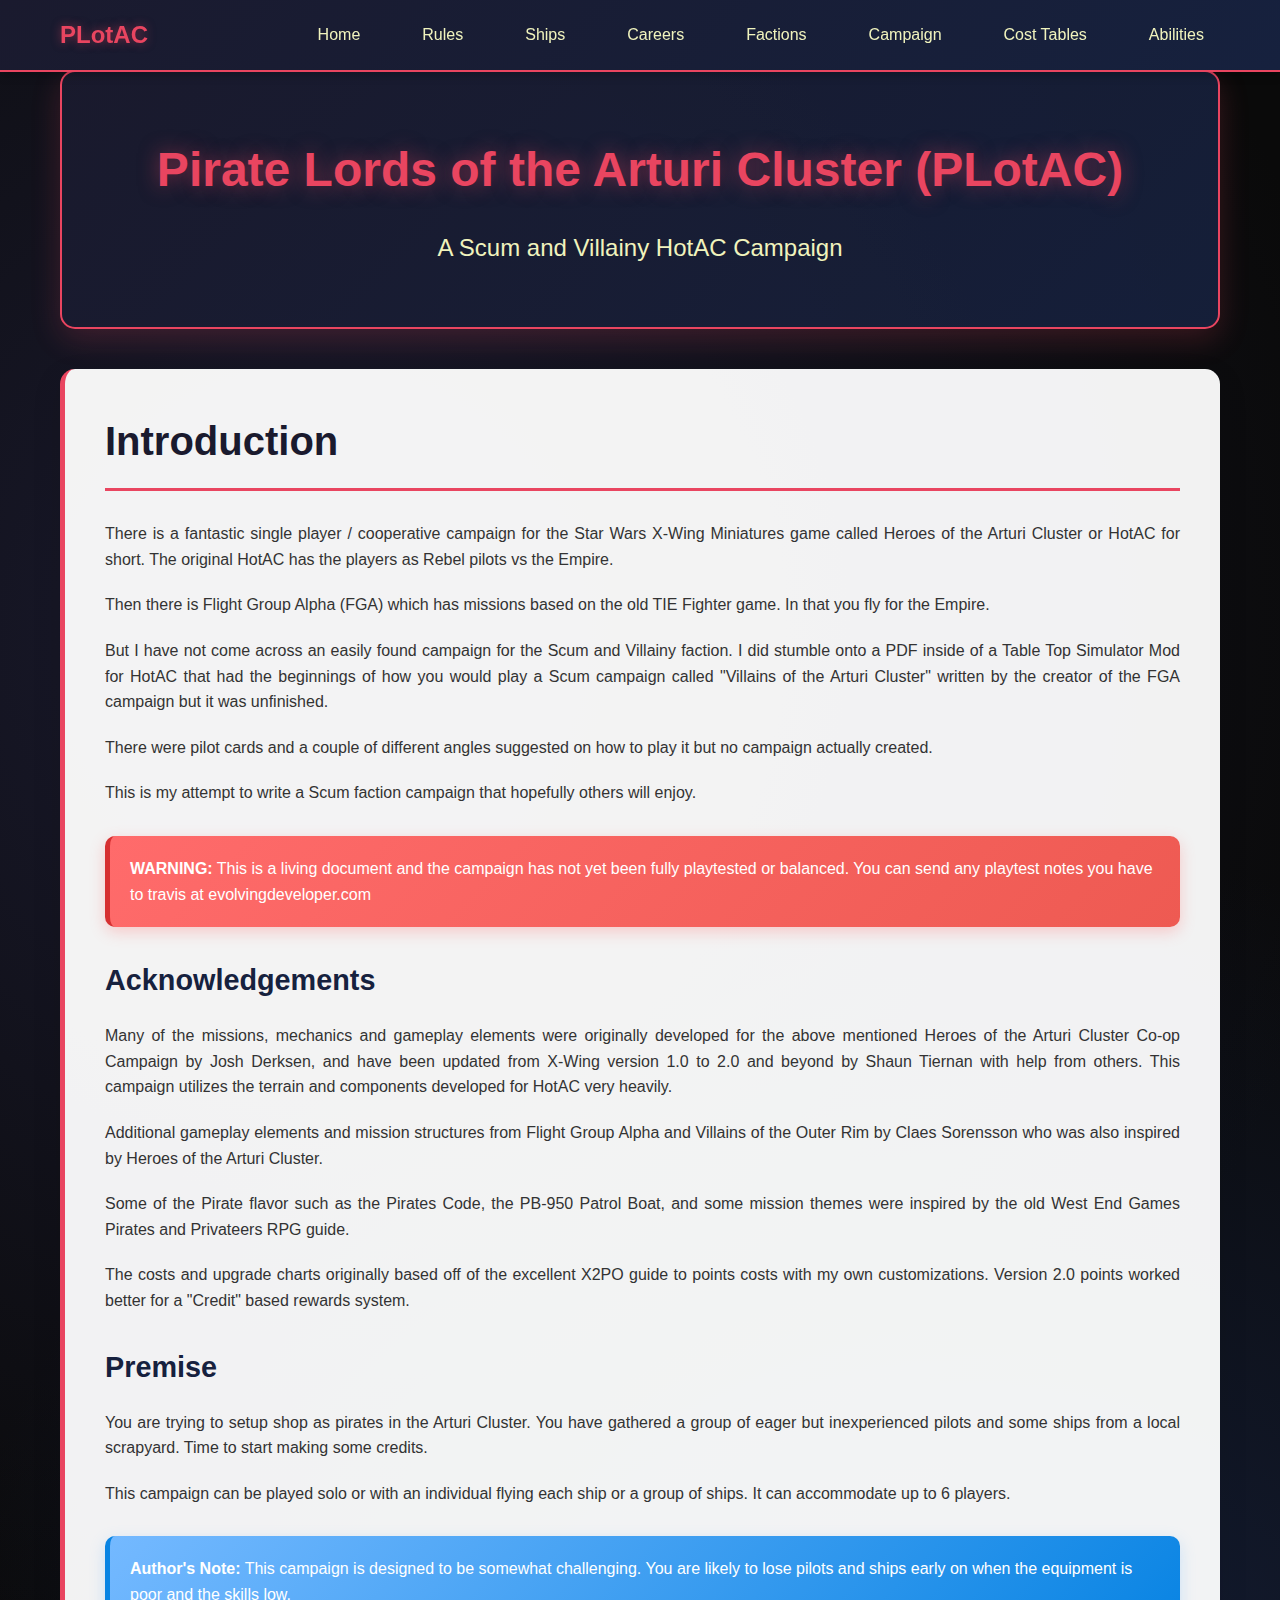
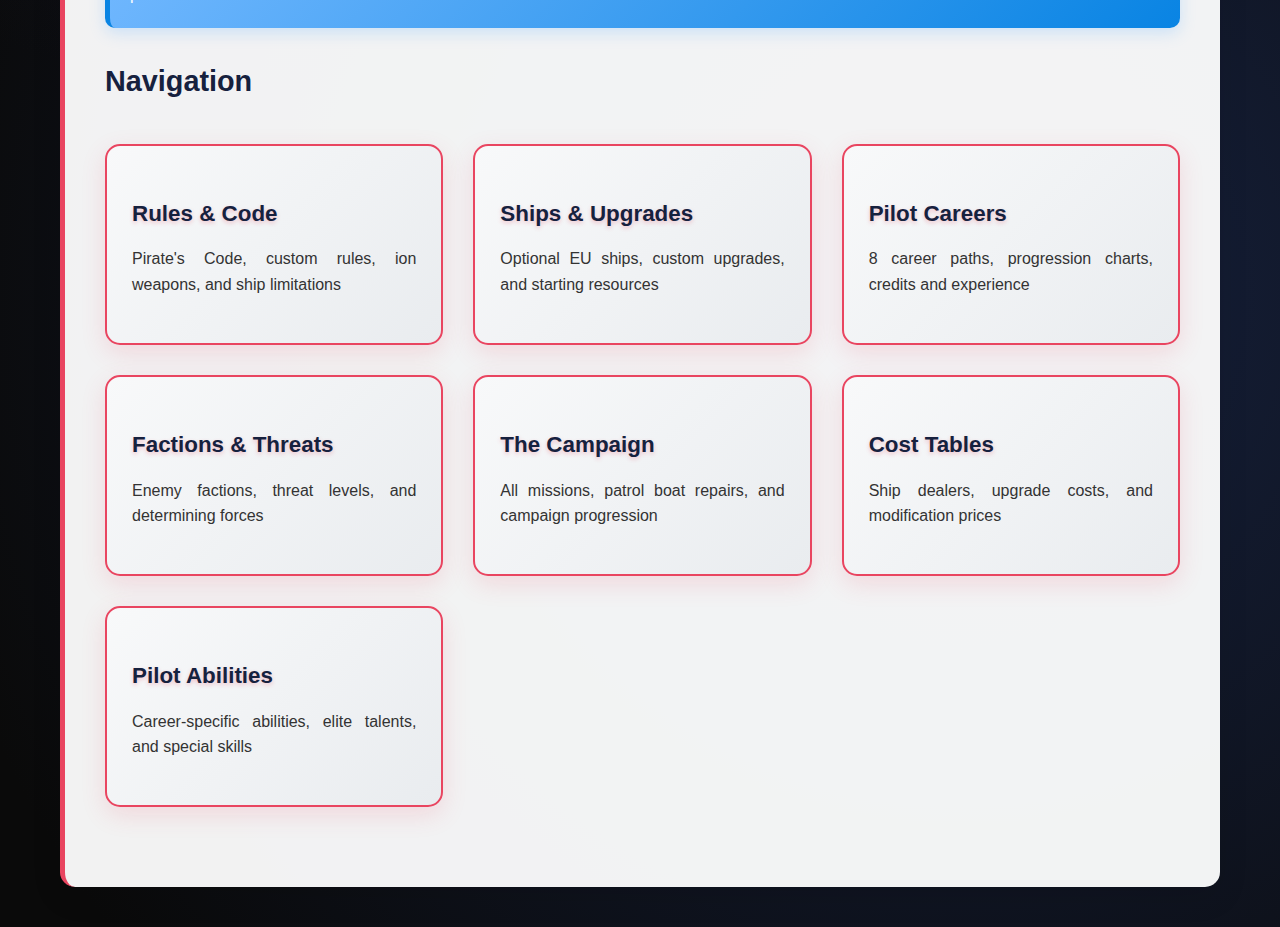
<file: index.html>
<!DOCTYPE html>
<html lang="en">
<head>
    <meta charset="UTF-8">
    <meta name="viewport" content="width=device-width, initial-scale=1.0">
    <title>Pirate Lords of the Arturi Cluster (PLotAC)</title>
    <link rel="stylesheet" href="styles.css">
</head>
<body>
    <nav class="navbar">
        <div class="nav-container">
            <h1 class="nav-title"><a href="index.html">PLotAC</a></h1>
            <button class="nav-toggle" id="nav-toggle">☰</button>
            <ul class="nav-menu" id="nav-menu">
                <li><a href="index.html">Home</a></li>
                <li><a href="rules.html">Rules</a></li>
                <li><a href="ships.html">Ships</a></li>
                <li><a href="careers.html">Careers</a></li>
                <li><a href="factions.html">Factions</a></li>
                <li><a href="campaign.html">Campaign</a></li>
                <li><a href="costs.html">Cost Tables</a></li>
                <li><a href="abilities.html">Abilities</a></li>
            </ul>
        </div>
    </nav>

    <main class="main-content">
        <header class="hero">
            <h1>Pirate Lords of the Arturi Cluster (PLotAC)</h1>
            <h2>A Scum and Villainy HotAC Campaign</h2>
        </header>

        <section class="section">
            <h2>Introduction</h2>
            <p>There is a fantastic single player / cooperative campaign for the Star Wars X-Wing Miniatures game called Heroes of the Arturi Cluster or HotAC for short. The original HotAC has the players as Rebel pilots vs the Empire.</p>
            
            <p>Then there is Flight Group Alpha (FGA) which has missions based on the old TIE Fighter game. In that you fly for the Empire.</p>
            
            <p>But I have not come across an easily found campaign for the Scum and Villainy faction. I did stumble onto a PDF inside of a Table Top Simulator Mod for HotAC that had the beginnings of how you would play a Scum campaign called "Villains of the Arturi Cluster" written by the creator of the FGA campaign but it was unfinished.</p>
            
            <p>There were pilot cards and a couple of different angles suggested on how to play it but no campaign actually created.</p>
            
            <p>This is my attempt to write a Scum faction campaign that hopefully others will enjoy.</p>
            
            <div class="warning">
                <strong>WARNING:</strong> This is a living document and the campaign has not yet been fully playtested or balanced. You can send any playtest notes you have to travis at evolvingdeveloper.com
            </div>

            <h3>Acknowledgements</h3>
            <p>Many of the missions, mechanics and gameplay elements were originally developed for the above mentioned Heroes of the Arturi Cluster Co-op Campaign by Josh Derksen, and have been updated from X-Wing version 1.0 to 2.0 and beyond by Shaun Tiernan with help from others. This campaign utilizes the terrain and components developed for HotAC very heavily.</p>
            
            <p>Additional gameplay elements and mission structures from Flight Group Alpha and Villains of the Outer Rim by Claes Sorensson who was also inspired by Heroes of the Arturi Cluster.</p>
            
            <p>Some of the Pirate flavor such as the Pirates Code, the PB-950 Patrol Boat, and some mission themes were inspired by the old West End Games Pirates and Privateers RPG guide.</p>
            
            <p>The costs and upgrade charts originally based off of the excellent X2PO guide to points costs with my own customizations. Version 2.0 points worked better for a "Credit" based rewards system.</p>

            <h3>Premise</h3>
            <p>You are trying to setup shop as pirates in the Arturi Cluster. You have gathered a group of eager but inexperienced pilots and some ships from a local scrapyard. Time to start making some credits.</p>
            
            <p>This campaign can be played solo or with an individual flying each ship or a group of ships. It can accommodate up to 6 players.</p>
            
            <div class="author-note">
                <strong>Author's Note:</strong> This campaign is designed to be somewhat challenging. You are likely to lose pilots and ships early on when the equipment is poor and the skills low.
            </div>

            <h3>Navigation</h3>
            <div class="nav-cards">
                <a href="rules.html" class="nav-card">
                    <h4>Rules & Code</h4>
                    <p>Pirate's Code, custom rules, ion weapons, and ship limitations</p>
                </a>
                <a href="ships.html" class="nav-card">
                    <h4>Ships & Upgrades</h4>
                    <p>Optional EU ships, custom upgrades, and starting resources</p>
                </a>
                <a href="careers.html" class="nav-card">
                    <h4>Pilot Careers</h4>
                    <p>8 career paths, progression charts, credits and experience</p>
                </a>
                <a href="factions.html" class="nav-card">
                    <h4>Factions & Threats</h4>
                    <p>Enemy factions, threat levels, and determining forces</p>
                </a>
                <a href="campaign.html" class="nav-card">
                    <h4>The Campaign</h4>
                    <p>All missions, patrol boat repairs, and campaign progression</p>
                </a>
                <a href="costs.html" class="nav-card">
                    <h4>Cost Tables</h4>
                    <p>Ship dealers, upgrade costs, and modification prices</p>
                </a>
                <a href="abilities.html" class="nav-card">
                    <h4>Pilot Abilities</h4>
                    <p>Career-specific abilities, elite talents, and special skills</p>
                </a>
            </div>
        </section>
    </main>

    <script src="script.js"></script>
</body>
</html>
</file>
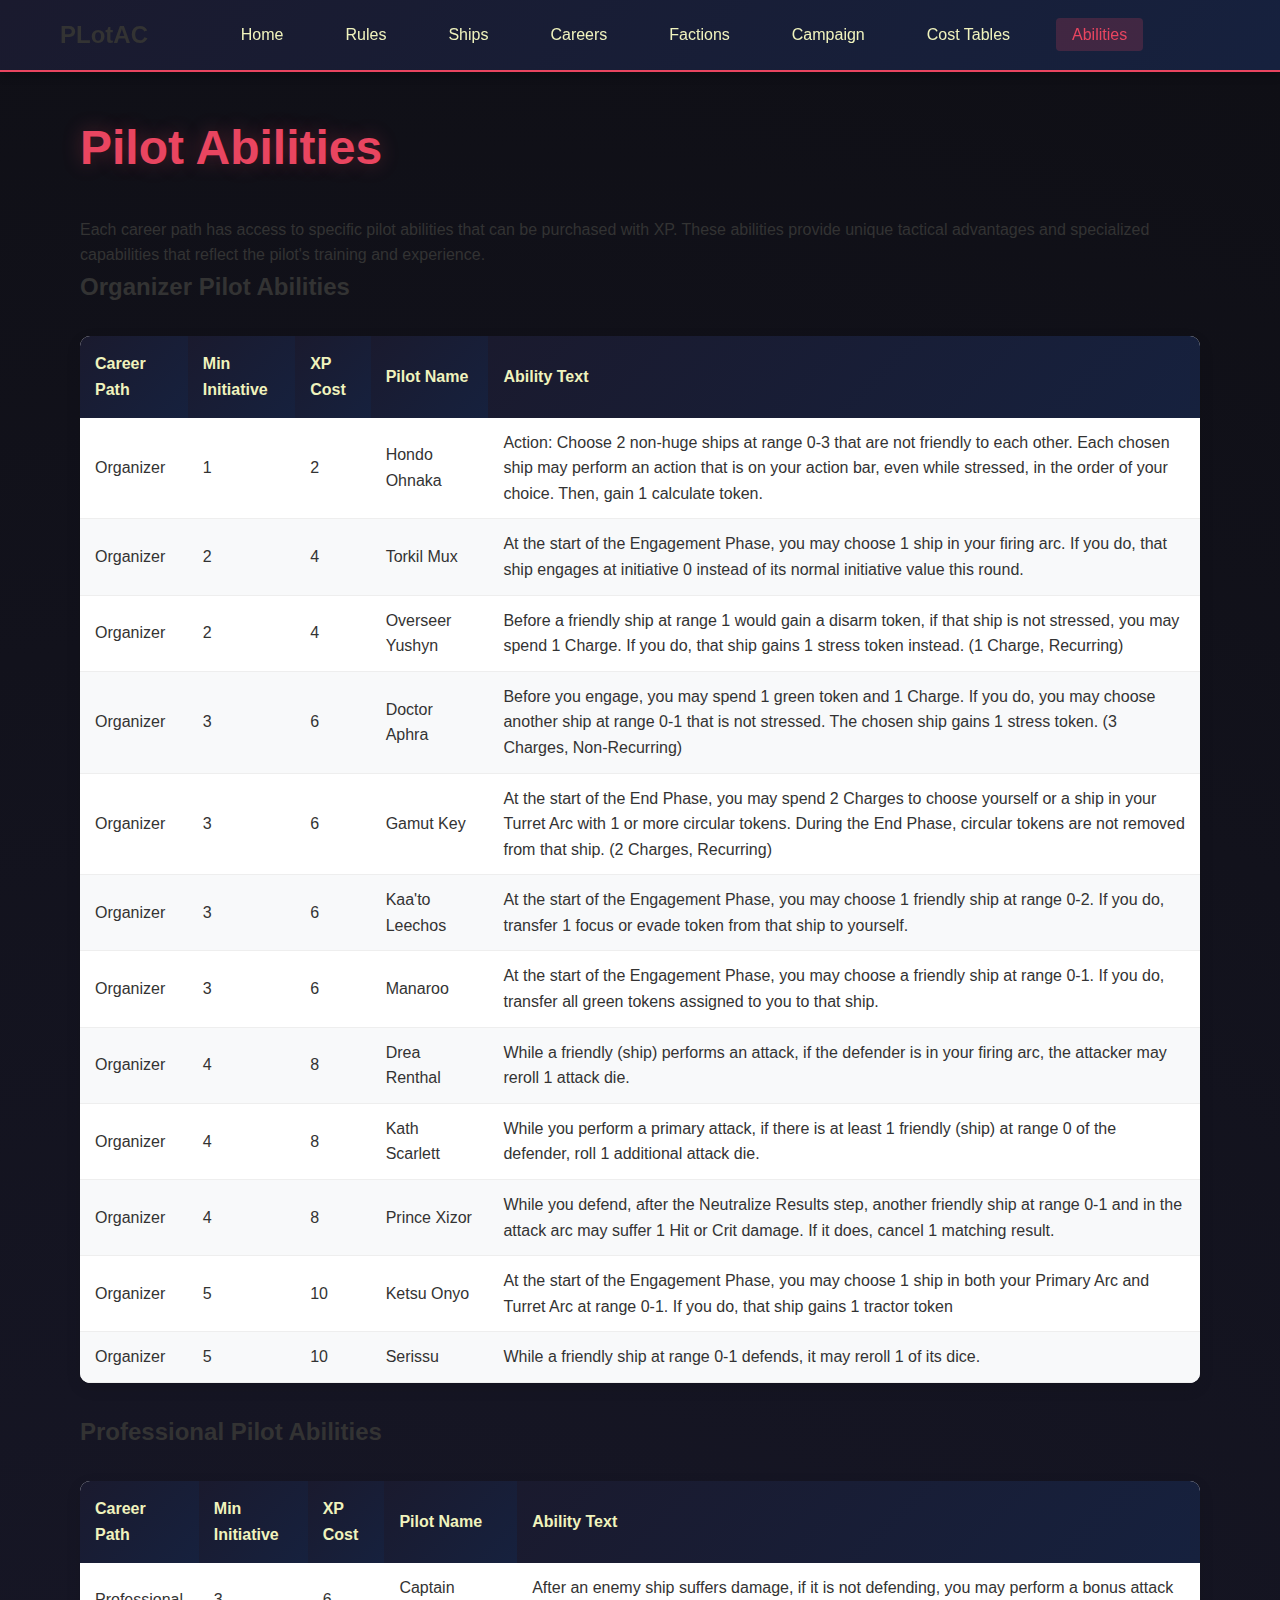
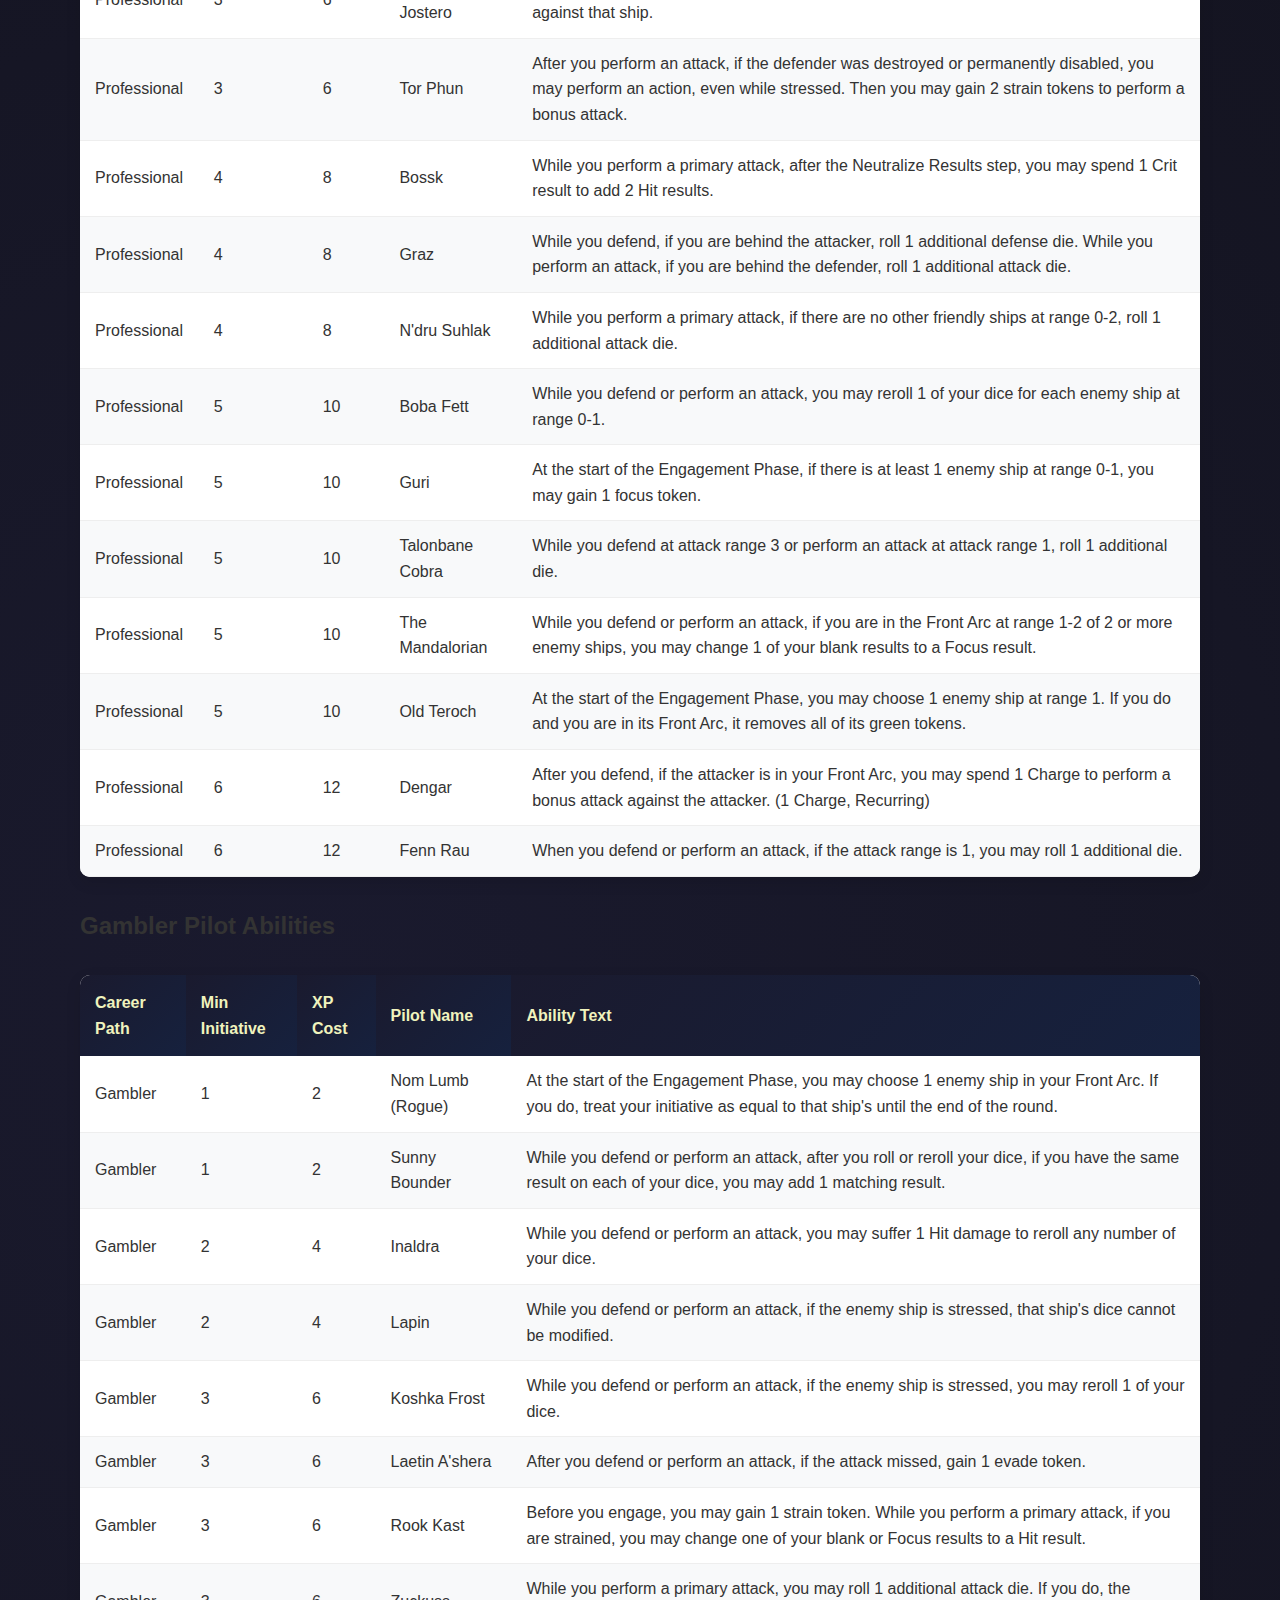
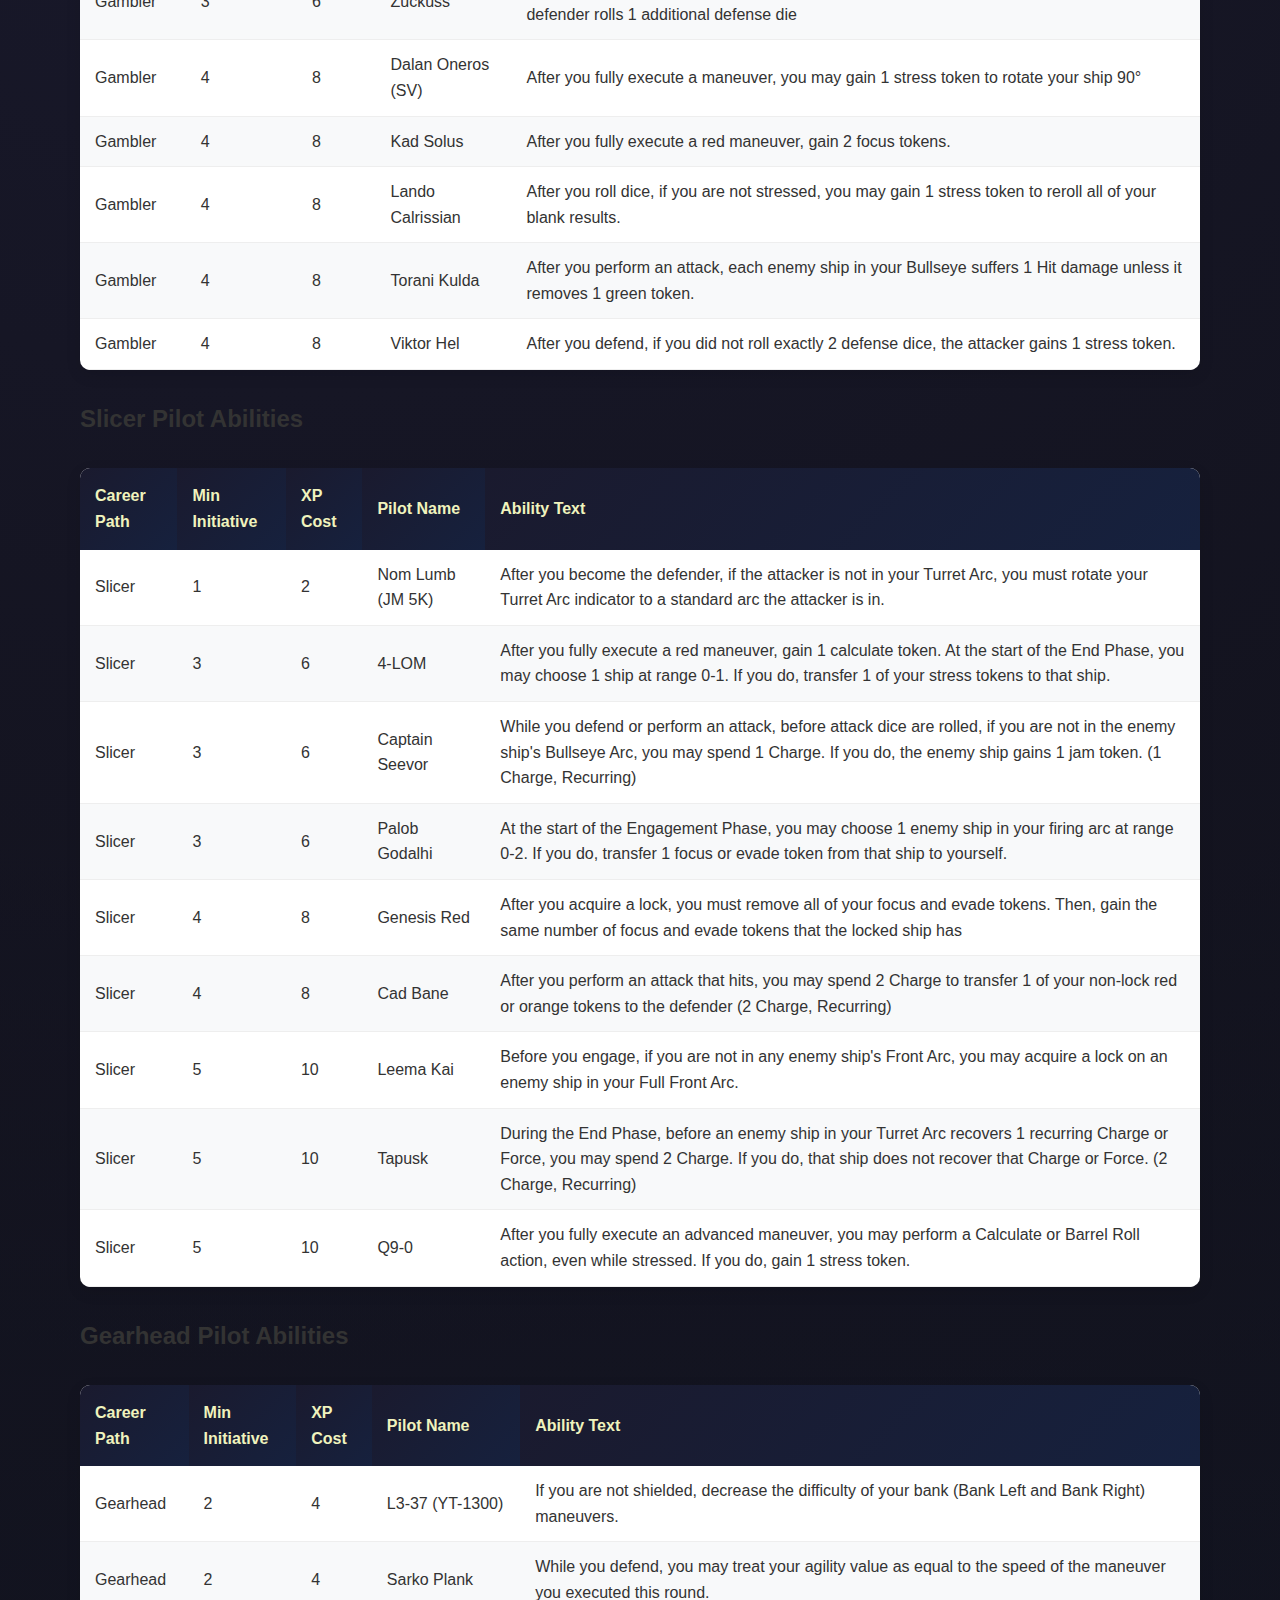
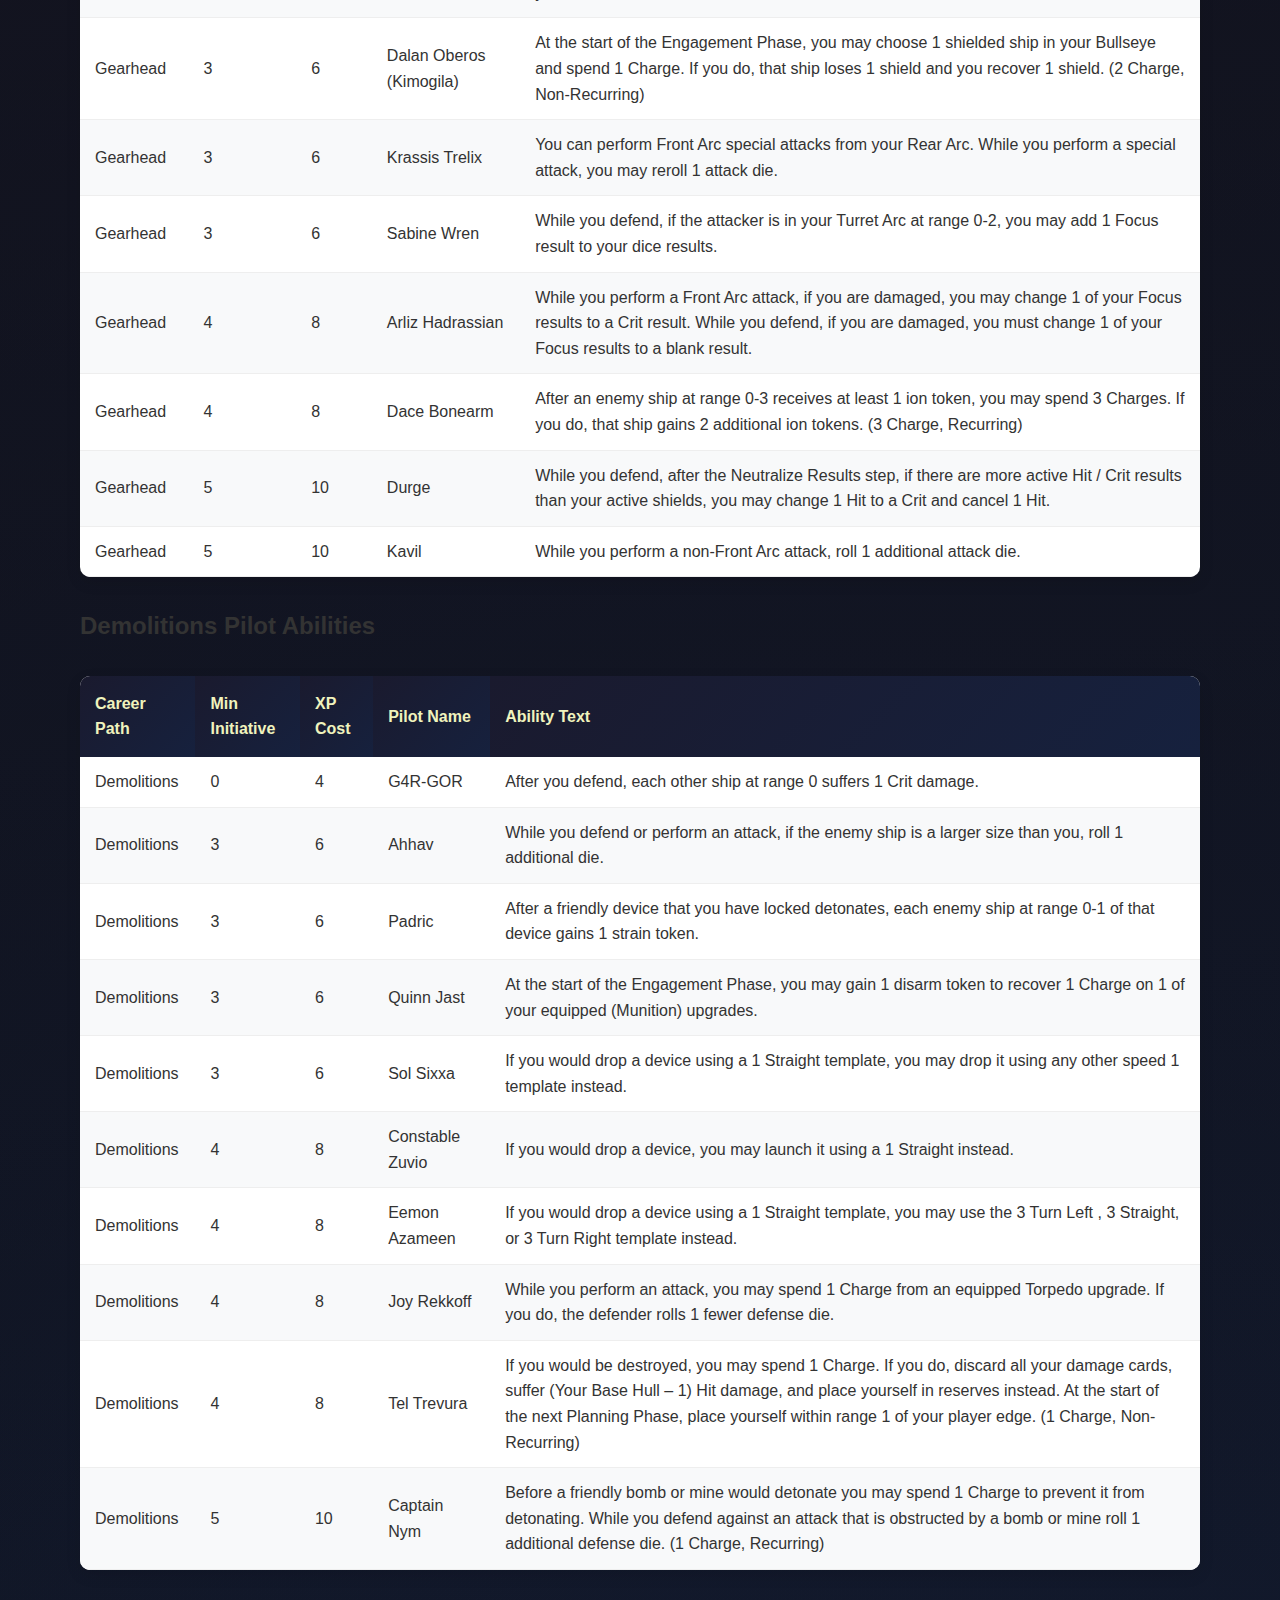
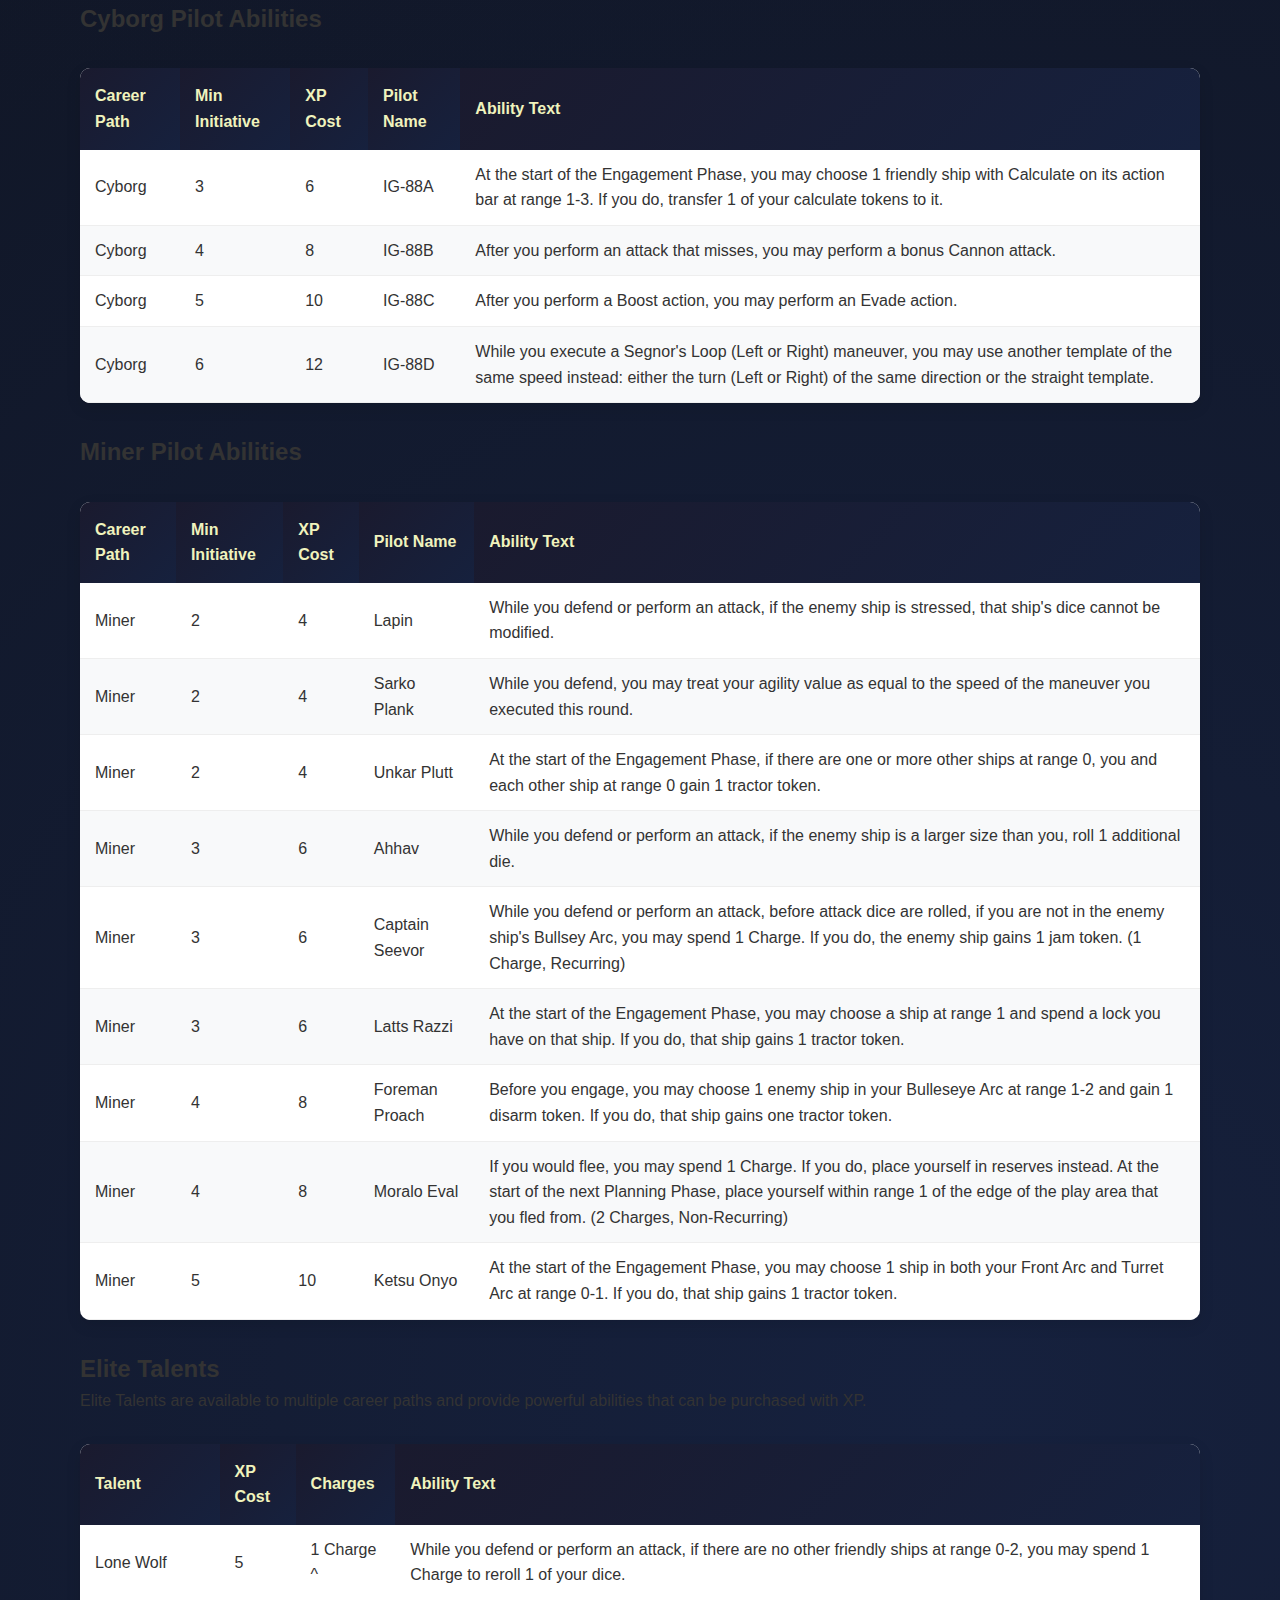
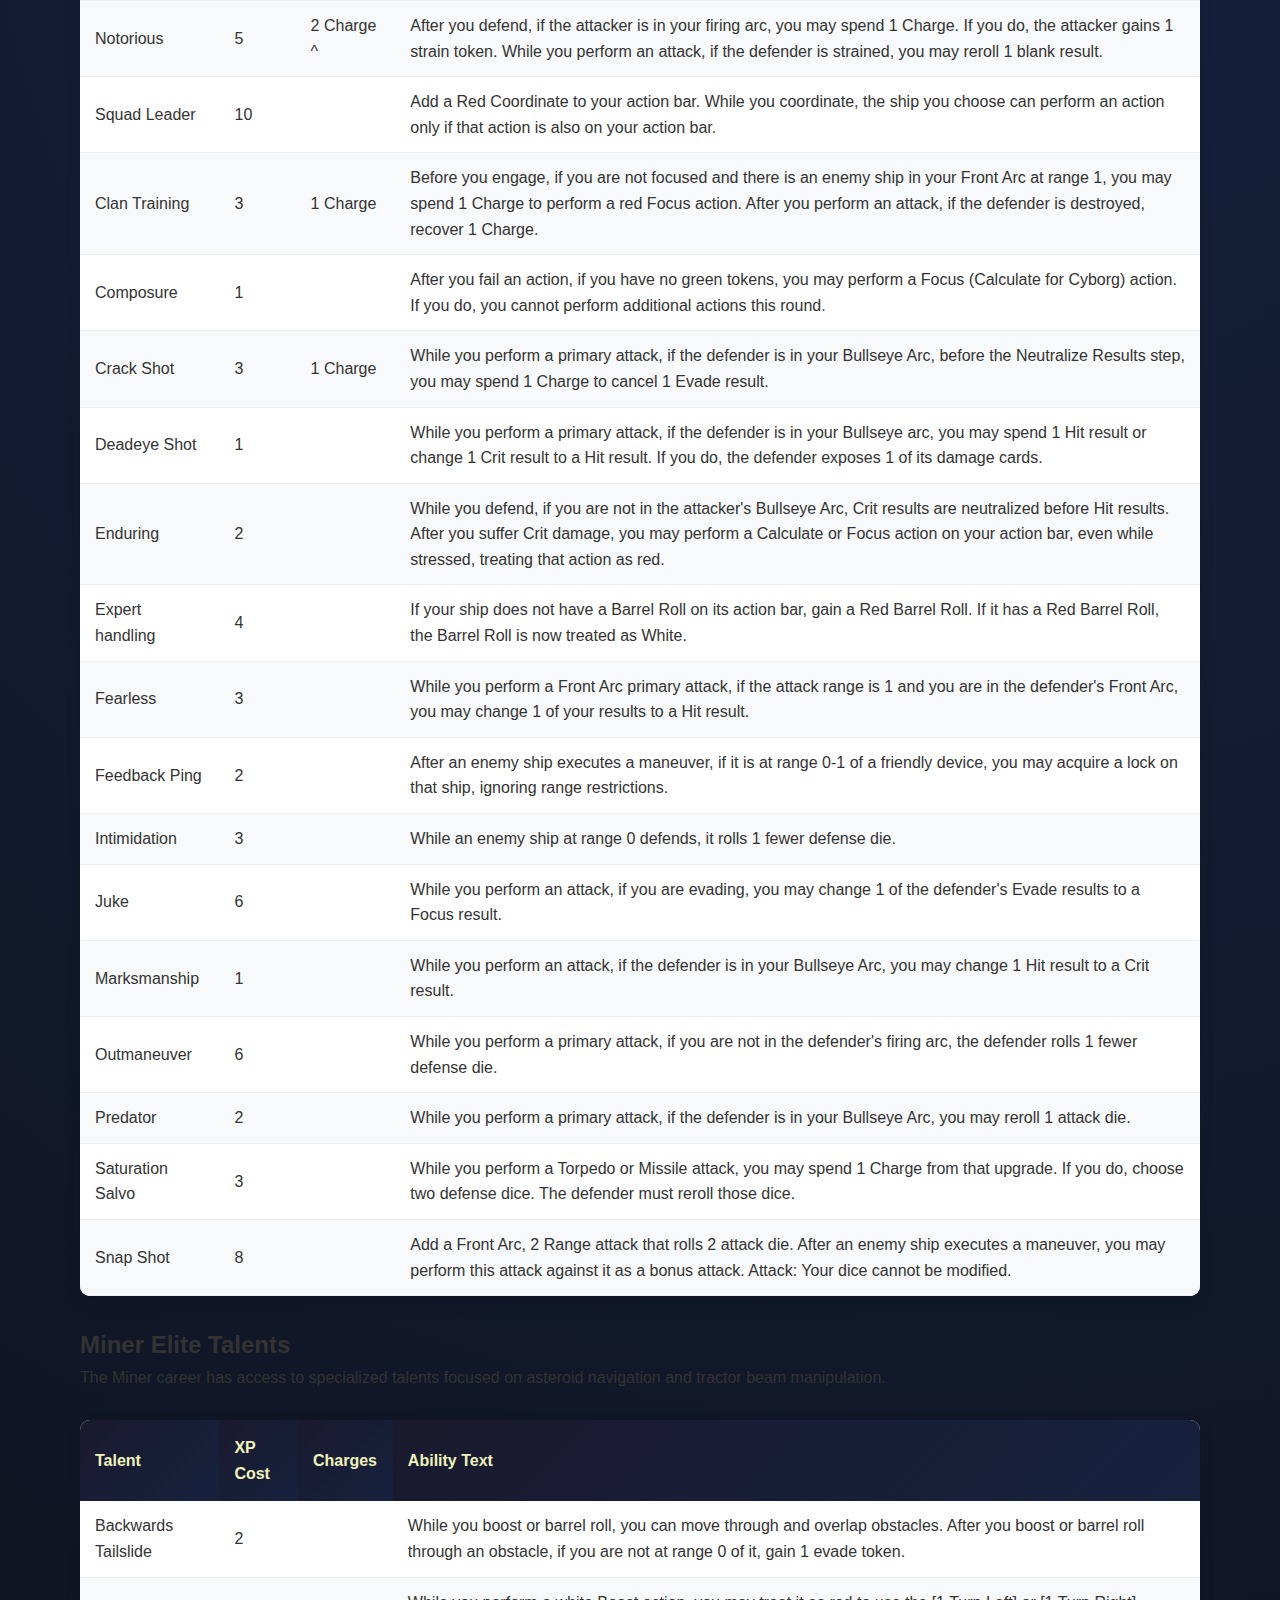
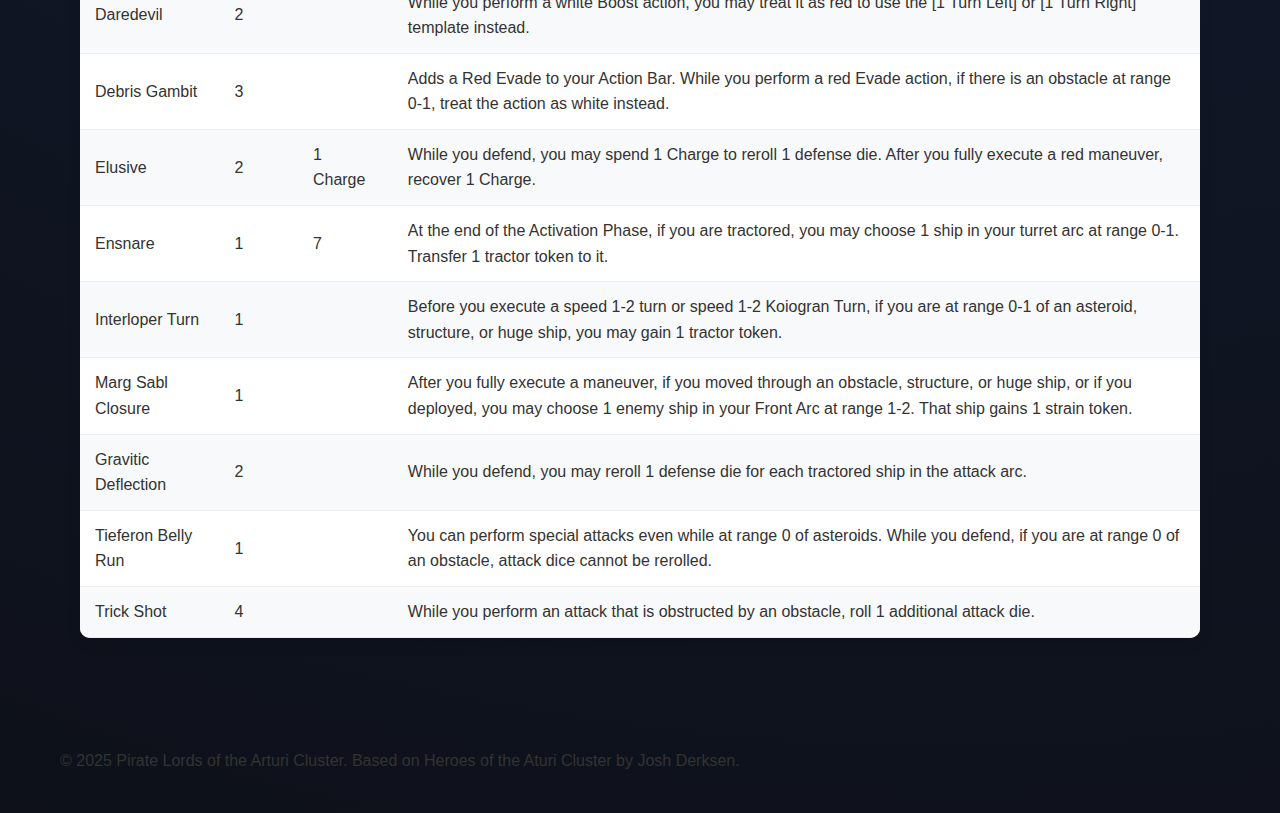
<file: abilities.html>
<!DOCTYPE html>
<html lang="en">
<head>
    <meta charset="UTF-8">
    <meta name="viewport" content="width=device-width, initial-scale=1.0">
    <title>Pilot Abilities - Pirate Lords of the Arturi Cluster</title>
    <link rel="stylesheet" href="styles.css">
</head>
<body>
    <nav class="navbar">
        <div class="nav-container">
            <div class="nav-logo">
                <h2>PLotAC</h2>
            </div>
            <ul class="nav-menu">
                <li><a href="index.html">Home</a></li>
                <li><a href="rules.html">Rules</a></li>
                <li><a href="ships.html">Ships</a></li>
                <li><a href="careers.html">Careers</a></li>
                <li><a href="factions.html">Factions</a></li>
                <li><a href="campaign.html">Campaign</a></li>
                <li><a href="costs.html">Cost Tables</a></li>
                <li><a href="abilities.html" class="active">Abilities</a></li>
            </ul>
            <div class="hamburger">
                <span></span>
                <span></span>
                <span></span>
            </div>
        </div>
    </nav>

    <main class="main-content">
        <div class="container">
            <h1>Pilot Abilities</h1>
            
            <section class="abilities-overview">
                <p>Each career path has access to specific pilot abilities that can be purchased with XP. These abilities provide unique tactical advantages and specialized capabilities that reflect the pilot's training and experience.</p>
            </section>

            <section class="career-abilities">
                <h2>Organizer Pilot Abilities</h2>
                <div class="ability-table">
                    <table>
                        <thead>
                            <tr>
                                <th>Career Path</th>
                                <th>Min Initiative</th>
                                <th>XP Cost</th>
                                <th>Pilot Name</th>
                                <th>Ability Text</th>
                            </tr>
                        </thead>
                        <tbody>
                            <tr>
                                <td>Organizer</td>
                                <td>1</td>
                                <td>2</td>
                                <td>Hondo Ohnaka</td>
                                <td>Action: Choose 2 non-huge ships at range 0-3 that are not friendly to each other. Each chosen ship may perform an action that is on your action bar, even while stressed, in the order of your choice. Then, gain 1 calculate token.</td>
                            </tr>
                            <tr>
                                <td>Organizer</td>
                                <td>2</td>
                                <td>4</td>
                                <td>Torkil Mux</td>
                                <td>At the start of the Engagement Phase, you may choose 1 ship in your firing arc. If you do, that ship engages at initiative 0 instead of its normal initiative value this round.</td>
                            </tr>
                            <tr>
                                <td>Organizer</td>
                                <td>2</td>
                                <td>4</td>
                                <td>Overseer Yushyn</td>
                                <td>Before a friendly ship at range 1 would gain a disarm token, if that ship is not stressed, you may spend 1 Charge. If you do, that ship gains 1 stress token instead. (1 Charge, Recurring)</td>
                            </tr>
                            <tr>
                                <td>Organizer</td>
                                <td>3</td>
                                <td>6</td>
                                <td>Doctor Aphra</td>
                                <td>Before you engage, you may spend 1 green token and 1 Charge. If you do, you may choose another ship at range 0-1 that is not stressed. The chosen ship gains 1 stress token. (3 Charges, Non-Recurring)</td>
                            </tr>
                            <tr>
                                <td>Organizer</td>
                                <td>3</td>
                                <td>6</td>
                                <td>Gamut Key</td>
                                <td>At the start of the End Phase, you may spend 2 Charges to choose yourself or a ship in your Turret Arc with 1 or more circular tokens. During the End Phase, circular tokens are not removed from that ship. (2 Charges, Recurring)</td>
                            </tr>
                            <tr>
                                <td>Organizer</td>
                                <td>3</td>
                                <td>6</td>
                                <td>Kaa'to Leechos</td>
                                <td>At the start of the Engagement Phase, you may choose 1 friendly ship at range 0-2. If you do, transfer 1 focus or evade token from that ship to yourself.</td>
                            </tr>
                            <tr>
                                <td>Organizer</td>
                                <td>3</td>
                                <td>6</td>
                                <td>Manaroo</td>
                                <td>At the start of the Engagement Phase, you may choose a friendly ship at range 0-1. If you do, transfer all green tokens assigned to you to that ship.</td>
                            </tr>
                            <tr>
                                <td>Organizer</td>
                                <td>4</td>
                                <td>8</td>
                                <td>Drea Renthal</td>
                                <td>While a friendly (ship) performs an attack, if the defender is in your firing arc, the attacker may reroll 1 attack die.</td>
                            </tr>
                            <tr>
                                <td>Organizer</td>
                                <td>4</td>
                                <td>8</td>
                                <td>Kath Scarlett</td>
                                <td>While you perform a primary attack, if there is at least 1 friendly (ship) at range 0 of the defender, roll 1 additional attack die.</td>
                            </tr>
                            <tr>
                                <td>Organizer</td>
                                <td>4</td>
                                <td>8</td>
                                <td>Prince Xizor</td>
                                <td>While you defend, after the Neutralize Results step, another friendly ship at range 0-1 and in the attack arc may suffer 1 Hit or Crit damage. If it does, cancel 1 matching result.</td>
                            </tr>
                            <tr>
                                <td>Organizer</td>
                                <td>5</td>
                                <td>10</td>
                                <td>Ketsu Onyo</td>
                                <td>At the start of the Engagement Phase, you may choose 1 ship in both your Primary Arc and Turret Arc at range 0-1. If you do, that ship gains 1 tractor token</td>
                            </tr>
                            <tr>
                                <td>Organizer</td>
                                <td>5</td>
                                <td>10</td>
                                <td>Serissu</td>
                                <td>While a friendly ship at range 0-1 defends, it may reroll 1 of its dice.</td>
                            </tr>
                        </tbody>
                    </table>
                </div>
            </section>

            <section class="career-abilities">
                <h2>Professional Pilot Abilities</h2>
                <div class="ability-table">
                    <table>
                        <thead>
                            <tr>
                                <th>Career Path</th>
                                <th>Min Initiative</th>
                                <th>XP Cost</th>
                                <th>Pilot Name</th>
                                <th>Ability Text</th>
                            </tr>
                        </thead>
                        <tbody>
                            <tr>
                                <td>Professional</td>
                                <td>3</td>
                                <td>6</td>
                                <td>Captain Jostero</td>
                                <td>After an enemy ship suffers damage, if it is not defending, you may perform a bonus attack against that ship.</td>
                            </tr>
                            <tr>
                                <td>Professional</td>
                                <td>3</td>
                                <td>6</td>
                                <td>Tor Phun</td>
                                <td>After you perform an attack, if the defender was destroyed or permanently disabled, you may perform an action, even while stressed. Then you may gain 2 strain tokens to perform a bonus attack.</td>
                            </tr>
                            <tr>
                                <td>Professional</td>
                                <td>4</td>
                                <td>8</td>
                                <td>Bossk</td>
                                <td>While you perform a primary attack, after the Neutralize Results step, you may spend 1 Crit result to add 2 Hit results.</td>
                            </tr>
                            <tr>
                                <td>Professional</td>
                                <td>4</td>
                                <td>8</td>
                                <td>Graz</td>
                                <td>While you defend, if you are behind the attacker, roll 1 additional defense die. While you perform an attack, if you are behind the defender, roll 1 additional attack die.</td>
                            </tr>
                            <tr>
                                <td>Professional</td>
                                <td>4</td>
                                <td>8</td>
                                <td>N'dru Suhlak</td>
                                <td>While you perform a primary attack, if there are no other friendly ships at range 0-2, roll 1 additional attack die.</td>
                            </tr>
                            <tr>
                                <td>Professional</td>
                                <td>5</td>
                                <td>10</td>
                                <td>Boba Fett</td>
                                <td>While you defend or perform an attack, you may reroll 1 of your dice for each enemy ship at range 0-1.</td>
                            </tr>
                            <tr>
                                <td>Professional</td>
                                <td>5</td>
                                <td>10</td>
                                <td>Guri</td>
                                <td>At the start of the Engagement Phase, if there is at least 1 enemy ship at range 0-1, you may gain 1 focus token.</td>
                            </tr>
                            <tr>
                                <td>Professional</td>
                                <td>5</td>
                                <td>10</td>
                                <td>Talonbane Cobra</td>
                                <td>While you defend at attack range 3 or perform an attack at attack range 1, roll 1 additional die.</td>
                            </tr>
                            <tr>
                                <td>Professional</td>
                                <td>5</td>
                                <td>10</td>
                                <td>The Mandalorian</td>
                                <td>While you defend or perform an attack, if you are in the Front Arc at range 1-2 of 2 or more enemy ships, you may change 1 of your blank results to a Focus result.</td>
                            </tr>
                            <tr>
                                <td>Professional</td>
                                <td>5</td>
                                <td>10</td>
                                <td>Old Teroch</td>
                                <td>At the start of the Engagement Phase, you may choose 1 enemy ship at range 1. If you do and you are in its Front Arc, it removes all of its green tokens.</td>
                            </tr>
                            <tr>
                                <td>Professional</td>
                                <td>6</td>
                                <td>12</td>
                                <td>Dengar</td>
                                <td>After you defend, if the attacker is in your Front Arc, you may spend 1 Charge to perform a bonus attack against the attacker. (1 Charge, Recurring)</td>
                            </tr>
                            <tr>
                                <td>Professional</td>
                                <td>6</td>
                                <td>12</td>
                                <td>Fenn Rau</td>
                                <td>When you defend or perform an attack, if the attack range is 1, you may roll 1 additional die.</td>
                            </tr>
                        </tbody>
                    </table>
                </div>
            </section>

            <section class="career-abilities">
                <h2>Gambler Pilot Abilities</h2>
                <div class="ability-table">
                    <table>
                        <thead>
                            <tr>
                                <th>Career Path</th>
                                <th>Min Initiative</th>
                                <th>XP Cost</th>
                                <th>Pilot Name</th>
                                <th>Ability Text</th>
                            </tr>
                        </thead>
                        <tbody>
                            <tr>
                                <td>Gambler</td>
                                <td>1</td>
                                <td>2</td>
                                <td>Nom Lumb (Rogue)</td>
                                <td>At the start of the Engagement Phase, you may choose 1 enemy ship in your Front Arc. If you do, treat your initiative as equal to that ship's until the end of the round.</td>
                            </tr>
                            <tr>
                                <td>Gambler</td>
                                <td>1</td>
                                <td>2</td>
                                <td>Sunny Bounder</td>
                                <td>While you defend or perform an attack, after you roll or reroll your dice, if you have the same result on each of your dice, you may add 1 matching result.</td>
                            </tr>
                            <tr>
                                <td>Gambler</td>
                                <td>2</td>
                                <td>4</td>
                                <td>Inaldra</td>
                                <td>While you defend or perform an attack, you may suffer 1 Hit damage to reroll any number of your dice.</td>
                            </tr>
                            <tr>
                                <td>Gambler</td>
                                <td>2</td>
                                <td>4</td>
                                <td>Lapin</td>
                                <td>While you defend or perform an attack, if the enemy ship is stressed, that ship's dice cannot be modified.</td>
                            </tr>
                            <tr>
                                <td>Gambler</td>
                                <td>3</td>
                                <td>6</td>
                                <td>Koshka Frost</td>
                                <td>While you defend or perform an attack, if the enemy ship is stressed, you may reroll 1 of your dice.</td>
                            </tr>
                            <tr>
                                <td>Gambler</td>
                                <td>3</td>
                                <td>6</td>
                                <td>Laetin A'shera</td>
                                <td>After you defend or perform an attack, if the attack missed, gain 1 evade token.</td>
                            </tr>
                            <tr>
                                <td>Gambler</td>
                                <td>3</td>
                                <td>6</td>
                                <td>Rook Kast</td>
                                <td>Before you engage, you may gain 1 strain token. While you perform a primary attack, if you are strained, you may change one of your blank or Focus results to a Hit result.</td>
                            </tr>
                            <tr>
                                <td>Gambler</td>
                                <td>3</td>
                                <td>6</td>
                                <td>Zuckuss</td>
                                <td>While you perform a primary attack, you may roll 1 additional attack die. If you do, the defender rolls 1 additional defense die</td>
                            </tr>
                            <tr>
                                <td>Gambler</td>
                                <td>4</td>
                                <td>8</td>
                                <td>Dalan Oneros (SV)</td>
                                <td>After you fully execute a maneuver, you may gain 1 stress token to rotate your ship 90°</td>
                            </tr>
                            <tr>
                                <td>Gambler</td>
                                <td>4</td>
                                <td>8</td>
                                <td>Kad Solus</td>
                                <td>After you fully execute a red maneuver, gain 2 focus tokens.</td>
                            </tr>
                            <tr>
                                <td>Gambler</td>
                                <td>4</td>
                                <td>8</td>
                                <td>Lando Calrissian</td>
                                <td>After you roll dice, if you are not stressed, you may gain 1 stress token to reroll all of your blank results.</td>
                            </tr>
                            <tr>
                                <td>Gambler</td>
                                <td>4</td>
                                <td>8</td>
                                <td>Torani Kulda</td>
                                <td>After you perform an attack, each enemy ship in your Bullseye suffers 1 Hit damage unless it removes 1 green token.</td>
                            </tr>
                            <tr>
                                <td>Gambler</td>
                                <td>4</td>
                                <td>8</td>
                                <td>Viktor Hel</td>
                                <td>After you defend, if you did not roll exactly 2 defense dice, the attacker gains 1 stress token.</td>
                            </tr>
                        </tbody>
                    </table>
                </div>
            </section>

            <section class="career-abilities">
                <h2>Slicer Pilot Abilities</h2>
                <div class="ability-table">
                    <table>
                        <thead>
                            <tr>
                                <th>Career Path</th>
                                <th>Min Initiative</th>
                                <th>XP Cost</th>
                                <th>Pilot Name</th>
                                <th>Ability Text</th>
                            </tr>
                        </thead>
                        <tbody>
                            <tr>
                                <td>Slicer</td>
                                <td>1</td>
                                <td>2</td>
                                <td>Nom Lumb (JM 5K)</td>
                                <td>After you become the defender, if the attacker is not in your Turret Arc, you must rotate your Turret Arc indicator to a standard arc the attacker is in.</td>
                            </tr>
                            <tr>
                                <td>Slicer</td>
                                <td>3</td>
                                <td>6</td>
                                <td>4-LOM</td>
                                <td>After you fully execute a red maneuver, gain 1 calculate token. At the start of the End Phase, you may choose 1 ship at range 0-1. If you do, transfer 1 of your stress tokens to that ship.</td>
                            </tr>
                            <tr>
                                <td>Slicer</td>
                                <td>3</td>
                                <td>6</td>
                                <td>Captain Seevor</td>
                                <td>While you defend or perform an attack, before attack dice are rolled, if you are not in the enemy ship's Bullseye Arc, you may spend 1 Charge. If you do, the enemy ship gains 1 jam token. (1 Charge, Recurring)</td>
                            </tr>
                            <tr>
                                <td>Slicer</td>
                                <td>3</td>
                                <td>6</td>
                                <td>Palob Godalhi</td>
                                <td>At the start of the Engagement Phase, you may choose 1 enemy ship in your firing arc at range 0-2. If you do, transfer 1 focus or evade token from that ship to yourself.</td>
                            </tr>
                            <tr>
                                <td>Slicer</td>
                                <td>4</td>
                                <td>8</td>
                                <td>Genesis Red</td>
                                <td>After you acquire a lock, you must remove all of your focus and evade tokens. Then, gain the same number of focus and evade tokens that the locked ship has</td>
                            </tr>
                            <tr>
                                <td>Slicer</td>
                                <td>4</td>
                                <td>8</td>
                                <td>Cad Bane</td>
                                <td>After you perform an attack that hits, you may spend 2 Charge to transfer 1 of your non-lock red or orange tokens to the defender (2 Charge, Recurring)</td>
                            </tr>
                            <tr>
                                <td>Slicer</td>
                                <td>5</td>
                                <td>10</td>
                                <td>Leema Kai</td>
                                <td>Before you engage, if you are not in any enemy ship's Front Arc, you may acquire a lock on an enemy ship in your Full Front Arc.</td>
                            </tr>
                            <tr>
                                <td>Slicer</td>
                                <td>5</td>
                                <td>10</td>
                                <td>Tapusk</td>
                                <td>During the End Phase, before an enemy ship in your Turret Arc recovers 1 recurring Charge or Force, you may spend 2 Charge. If you do, that ship does not recover that Charge or Force. (2 Charge, Recurring)</td>
                            </tr>
                            <tr>
                                <td>Slicer</td>
                                <td>5</td>
                                <td>10</td>
                                <td>Q9-0</td>
                                <td>After you fully execute an advanced maneuver, you may perform a Calculate or Barrel Roll action, even while stressed. If you do, gain 1 stress token.</td>
                            </tr>
                        </tbody>
                    </table>
                </div>
            </section>

            <section class="career-abilities">
                <h2>Gearhead Pilot Abilities</h2>
                <div class="ability-table">
                    <table>
                        <thead>
                            <tr>
                                <th>Career Path</th>
                                <th>Min Initiative</th>
                                <th>XP Cost</th>
                                <th>Pilot Name</th>
                                <th>Ability Text</th>
                            </tr>
                        </thead>
                        <tbody>
                            <tr>
                                <td>Gearhead</td>
                                <td>2</td>
                                <td>4</td>
                                <td>L3-37 (YT-1300)</td>
                                <td>If you are not shielded, decrease the difficulty of your bank (Bank Left and Bank Right) maneuvers.</td>
                            </tr>
                            <tr>
                                <td>Gearhead</td>
                                <td>2</td>
                                <td>4</td>
                                <td>Sarko Plank</td>
                                <td>While you defend, you may treat your agility value as equal to the speed of the maneuver you executed this round.</td>
                            </tr>
                            <tr>
                                <td>Gearhead</td>
                                <td>3</td>
                                <td>6</td>
                                <td>Dalan Oberos (Kimogila)</td>
                                <td>At the start of the Engagement Phase, you may choose 1 shielded ship in your Bullseye and spend 1 Charge. If you do, that ship loses 1 shield and you recover 1 shield. (2 Charge, Non-Recurring)</td>
                            </tr>
                            <tr>
                                <td>Gearhead</td>
                                <td>3</td>
                                <td>6</td>
                                <td>Krassis Trelix</td>
                                <td>You can perform Front Arc special attacks from your Rear Arc. While you perform a special attack, you may reroll 1 attack die.</td>
                            </tr>
                            <tr>
                                <td>Gearhead</td>
                                <td>3</td>
                                <td>6</td>
                                <td>Sabine Wren</td>
                                <td>While you defend, if the attacker is in your Turret Arc at range 0-2, you may add 1 Focus result to your dice results.</td>
                            </tr>
                            <tr>
                                <td>Gearhead</td>
                                <td>4</td>
                                <td>8</td>
                                <td>Arliz Hadrassian</td>
                                <td>While you perform a Front Arc attack, if you are damaged, you may change 1 of your Focus results to a Crit result. While you defend, if you are damaged, you must change 1 of your Focus results to a blank result.</td>
                            </tr>
                            <tr>
                                <td>Gearhead</td>
                                <td>4</td>
                                <td>8</td>
                                <td>Dace Bonearm</td>
                                <td>After an enemy ship at range 0-3 receives at least 1 ion token, you may spend 3 Charges. If you do, that ship gains 2 additional ion tokens. (3 Charge, Recurring)</td>
                            </tr>
                            <tr>
                                <td>Gearhead</td>
                                <td>5</td>
                                <td>10</td>
                                <td>Durge</td>
                                <td>While you defend, after the Neutralize Results step, if there are more active Hit / Crit results than your active shields, you may change 1 Hit to a Crit and cancel 1 Hit.</td>
                            </tr>
                            <tr>
                                <td>Gearhead</td>
                                <td>5</td>
                                <td>10</td>
                                <td>Kavil</td>
                                <td>While you perform a non-Front Arc attack, roll 1 additional attack die.</td>
                            </tr>
                        </tbody>
                    </table>
                </div>
            </section>

            <section class="career-abilities">
                <h2>Demolitions Pilot Abilities</h2>
                <div class="ability-table">
                    <table>
                        <thead>
                            <tr>
                                <th>Career Path</th>
                                <th>Min Initiative</th>
                                <th>XP Cost</th>
                                <th>Pilot Name</th>
                                <th>Ability Text</th>
                            </tr>
                        </thead>
                        <tbody>
                            <tr>
                                <td>Demolitions</td>
                                <td>0</td>
                                <td>4</td>
                                <td>G4R-GOR</td>
                                <td>After you defend, each other ship at range 0 suffers 1 Crit damage.</td>
                            </tr>
                            <tr>
                                <td>Demolitions</td>
                                <td>3</td>
                                <td>6</td>
                                <td>Ahhav</td>
                                <td>While you defend or perform an attack, if the enemy ship is a larger size than you, roll 1 additional die.</td>
                            </tr>
                            <tr>
                                <td>Demolitions</td>
                                <td>3</td>
                                <td>6</td>
                                <td>Padric</td>
                                <td>After a friendly device that you have locked detonates, each enemy ship at range 0-1 of that device gains 1 strain token.</td>
                            </tr>
                            <tr>
                                <td>Demolitions</td>
                                <td>3</td>
                                <td>6</td>
                                <td>Quinn Jast</td>
                                <td>At the start of the Engagement Phase, you may gain 1 disarm token to recover 1 Charge on 1 of your equipped (Munition) upgrades.</td>
                            </tr>
                            <tr>
                                <td>Demolitions</td>
                                <td>3</td>
                                <td>6</td>
                                <td>Sol Sixxa</td>
                                <td>If you would drop a device using a 1 Straight template, you may drop it using any other speed 1 template instead.</td>
                            </tr>
                            <tr>
                                <td>Demolitions</td>
                                <td>4</td>
                                <td>8</td>
                                <td>Constable Zuvio</td>
                                <td>If you would drop a device, you may launch it using a 1 Straight instead.</td>
                            </tr>
                            <tr>
                                <td>Demolitions</td>
                                <td>4</td>
                                <td>8</td>
                                <td>Eemon Azameen</td>
                                <td>If you would drop a device using a 1 Straight template, you may use the 3 Turn Left , 3 Straight, or 3 Turn Right template instead.</td>
                            </tr>
                            <tr>
                                <td>Demolitions</td>
                                <td>4</td>
                                <td>8</td>
                                <td>Joy Rekkoff</td>
                                <td>While you perform an attack, you may spend 1 Charge from an equipped Torpedo upgrade. If you do, the defender rolls 1 fewer defense die.</td>
                            </tr>
                            <tr>
                                <td>Demolitions</td>
                                <td>4</td>
                                <td>8</td>
                                <td>Tel Trevura</td>
                                <td>If you would be destroyed, you may spend 1 Charge. If you do, discard all your damage cards, suffer (Your Base Hull – 1) Hit damage, and place yourself in reserves instead. At the start of the next Planning Phase, place yourself within range 1 of your player edge. (1 Charge, Non-Recurring)</td>
                            </tr>
                            <tr>
                                <td>Demolitions</td>
                                <td>5</td>
                                <td>10</td>
                                <td>Captain Nym</td>
                                <td>Before a friendly bomb or mine would detonate you may spend 1 Charge to prevent it from detonating. While you defend against an attack that is obstructed by a bomb or mine roll 1 additional defense die. (1 Charge, Recurring)</td>
                            </tr>
                        </tbody>
                    </table>
                </div>
            </section>

            <section class="career-abilities">
                <h2>Cyborg Pilot Abilities</h2>
                <div class="ability-table">
                    <table>
                        <thead>
                            <tr>
                                <th>Career Path</th>
                                <th>Min Initiative</th>
                                <th>XP Cost</th>
                                <th>Pilot Name</th>
                                <th>Ability Text</th>
                            </tr>
                        </thead>
                        <tbody>
                            <tr>
                                <td>Cyborg</td>
                                <td>3</td>
                                <td>6</td>
                                <td>IG-88A</td>
                                <td>At the start of the Engagement Phase, you may choose 1 friendly ship with Calculate on its action bar at range 1-3. If you do, transfer 1 of your calculate tokens to it.</td>
                            </tr>
                            <tr>
                                <td>Cyborg</td>
                                <td>4</td>
                                <td>8</td>
                                <td>IG-88B</td>
                                <td>After you perform an attack that misses, you may perform a bonus Cannon attack.</td>
                            </tr>
                            <tr>
                                <td>Cyborg</td>
                                <td>5</td>
                                <td>10</td>
                                <td>IG-88C</td>
                                <td>After you perform a Boost action, you may perform an Evade action.</td>
                            </tr>
                            <tr>
                                <td>Cyborg</td>
                                <td>6</td>
                                <td>12</td>
                                <td>IG-88D</td>
                                <td>While you execute a Segnor's Loop (Left or Right) maneuver, you may use another template of the same speed instead: either the turn (Left or Right) of the same direction or the straight template.</td>
                            </tr>
                        </tbody>
                    </table>
                </div>
            </section>

            <section class="career-abilities">
                <h2>Miner Pilot Abilities</h2>
                <div class="ability-table">
                    <table>
                        <thead>
                            <tr>
                                <th>Career Path</th>
                                <th>Min Initiative</th>
                                <th>XP Cost</th>
                                <th>Pilot Name</th>
                                <th>Ability Text</th>
                            </tr>
                        </thead>
                        <tbody>
                            <tr>
                                <td>Miner</td>
                                <td>2</td>
                                <td>4</td>
                                <td>Lapin</td>
                                <td>While you defend or perform an attack, if the enemy ship is stressed, that ship's dice cannot be modified.</td>
                            </tr>
                            <tr>
                                <td>Miner</td>
                                <td>2</td>
                                <td>4</td>
                                <td>Sarko Plank</td>
                                <td>While you defend, you may treat your agility value as equal to the speed of the maneuver you executed this round.</td>
                            </tr>
                            <tr>
                                <td>Miner</td>
                                <td>2</td>
                                <td>4</td>
                                <td>Unkar Plutt</td>
                                <td>At the start of the Engagement Phase, if there are one or more other ships at range 0, you and each other ship at range 0 gain 1 tractor token.</td>
                            </tr>
                            <tr>
                                <td>Miner</td>
                                <td>3</td>
                                <td>6</td>
                                <td>Ahhav</td>
                                <td>While you defend or perform an attack, if the enemy ship is a larger size than you, roll 1 additional die.</td>
                            </tr>
                            <tr>
                                <td>Miner</td>
                                <td>3</td>
                                <td>6</td>
                                <td>Captain Seevor</td>
                                <td>While you defend or perform an attack, before attack dice are rolled, if you are not in the enemy ship's Bullsey Arc, you may spend 1 Charge. If you do, the enemy ship gains 1 jam token. (1 Charge, Recurring)</td>
                            </tr>
                            <tr>
                                <td>Miner</td>
                                <td>3</td>
                                <td>6</td>
                                <td>Latts Razzi</td>
                                <td>At the start of the Engagement Phase, you may choose a ship at range 1 and spend a lock you have on that ship. If you do, that ship gains 1 tractor token.</td>
                            </tr>
                            <tr>
                                <td>Miner</td>
                                <td>4</td>
                                <td>8</td>
                                <td>Foreman Proach</td>
                                <td>Before you engage, you may choose 1 enemy ship in your Bulleseye Arc at range 1-2 and gain 1 disarm token. If you do, that ship gains one tractor token.</td>
                            </tr>
                            <tr>
                                <td>Miner</td>
                                <td>4</td>
                                <td>8</td>
                                <td>Moralo Eval</td>
                                <td>If you would flee, you may spend 1 Charge. If you do, place yourself in reserves instead. At the start of the next Planning Phase, place yourself within range 1 of the edge of the play area that you fled from. (2 Charges, Non-Recurring)</td>
                            </tr>
                            <tr>
                                <td>Miner</td>
                                <td>5</td>
                                <td>10</td>
                                <td>Ketsu Onyo</td>
                                <td>At the start of the Engagement Phase, you may choose 1 ship in both your Front Arc and Turret Arc at range 0-1. If you do, that ship gains 1 tractor token.</td>
                            </tr>
                        </tbody>
                    </table>
                </div>
            </section>

            <section class="elite-talents">
                <h2>Elite Talents</h2>
                <p>Elite Talents are available to multiple career paths and provide powerful abilities that can be purchased with XP.</p>
                
                <div class="ability-table">
                    <table>
                        <thead>
                            <tr>
                                <th>Talent</th>
                                <th>XP Cost</th>
                                <th>Charges</th>
                                <th>Ability Text</th>
                            </tr>
                        </thead>
                        <tbody>
                            <tr>
                                <td>Lone Wolf</td>
                                <td>5</td>
                                <td>1 Charge ^</td>
                                <td>While you defend or perform an attack, if there are no other friendly ships at range 0-2, you may spend 1 Charge to reroll 1 of your dice.</td>
                            </tr>
                            <tr>
                                <td>Notorious</td>
                                <td>5</td>
                                <td>2 Charge ^</td>
                                <td>After you defend, if the attacker is in your firing arc, you may spend 1 Charge. If you do, the attacker gains 1 strain token. While you perform an attack, if the defender is strained, you may reroll 1 blank result.</td>
                            </tr>
                            <tr>
                                <td>Squad Leader</td>
                                <td>10</td>
                                <td></td>
                                <td>Add a Red Coordinate to your action bar. While you coordinate, the ship you choose can perform an action only if that action is also on your action bar.</td>
                            </tr>
                            <tr>
                                <td>Clan Training</td>
                                <td>3</td>
                                <td>1 Charge</td>
                                <td>Before you engage, if you are not focused and there is an enemy ship in your Front Arc at range 1, you may spend 1 Charge to perform a red Focus action. After you perform an attack, if the defender is destroyed, recover 1 Charge.</td>
                            </tr>
                            <tr>
                                <td>Composure</td>
                                <td>1</td>
                                <td></td>
                                <td>After you fail an action, if you have no green tokens, you may perform a Focus (Calculate for Cyborg) action. If you do, you cannot perform additional actions this round.</td>
                            </tr>
                            <tr>
                                <td>Crack Shot</td>
                                <td>3</td>
                                <td>1 Charge</td>
                                <td>While you perform a primary attack, if the defender is in your Bullseye Arc, before the Neutralize Results step, you may spend 1 Charge to cancel 1 Evade result.</td>
                            </tr>
                            <tr>
                                <td>Deadeye Shot</td>
                                <td>1</td>
                                <td></td>
                                <td>While you perform a primary attack, if the defender is in your Bullseye arc, you may spend 1 Hit result or change 1 Crit result to a Hit result. If you do, the defender exposes 1 of its damage cards.</td>
                            </tr>
                            <tr>
                                <td>Enduring</td>
                                <td>2</td>
                                <td></td>
                                <td>While you defend, if you are not in the attacker's Bullseye Arc, Crit results are neutralized before Hit results. After you suffer Crit damage, you may perform a Calculate or Focus action on your action bar, even while stressed, treating that action as red.</td>
                            </tr>
                            <tr>
                                <td>Expert handling</td>
                                <td>4</td>
                                <td></td>
                                <td>If your ship does not have a Barrel Roll on its action bar, gain a Red Barrel Roll. If it has a Red Barrel Roll, the Barrel Roll is now treated as White.</td>
                            </tr>
                            <tr>
                                <td>Fearless</td>
                                <td>3</td>
                                <td></td>
                                <td>While you perform a Front Arc primary attack, if the attack range is 1 and you are in the defender's Front Arc, you may change 1 of your results to a Hit result.</td>
                            </tr>
                            <tr>
                                <td>Feedback Ping</td>
                                <td>2</td>
                                <td></td>
                                <td>After an enemy ship executes a maneuver, if it is at range 0-1 of a friendly device, you may acquire a lock on that ship, ignoring range restrictions.</td>
                            </tr>
                            <tr>
                                <td>Intimidation</td>
                                <td>3</td>
                                <td></td>
                                <td>While an enemy ship at range 0 defends, it rolls 1 fewer defense die.</td>
                            </tr>
                            <tr>
                                <td>Juke</td>
                                <td>6</td>
                                <td></td>
                                <td>While you perform an attack, if you are evading, you may change 1 of the defender's Evade results to a Focus result.</td>
                            </tr>
                            <tr>
                                <td>Marksmanship</td>
                                <td>1</td>
                                <td></td>
                                <td>While you perform an attack, if the defender is in your Bullseye Arc, you may change 1 Hit result to a Crit result.</td>
                            </tr>
                            <tr>
                                <td>Outmaneuver</td>
                                <td>6</td>
                                <td></td>
                                <td>While you perform a primary attack, if you are not in the defender's firing arc, the defender rolls 1 fewer defense die.</td>
                            </tr>
                            <tr>
                                <td>Predator</td>
                                <td>2</td>
                                <td></td>
                                <td>While you perform a primary attack, if the defender is in your Bullseye Arc, you may reroll 1 attack die.</td>
                            </tr>
                            <tr>
                                <td>Saturation Salvo</td>
                                <td>3</td>
                                <td></td>
                                <td>While you perform a Torpedo or Missile attack, you may spend 1 Charge from that upgrade. If you do, choose two defense dice. The defender must reroll those dice.</td>
                            </tr>
                            <tr>
                                <td>Snap Shot</td>
                                <td>8</td>
                                <td></td>
                                <td>Add a Front Arc, 2 Range attack that rolls 2 attack die. After an enemy ship executes a maneuver, you may perform this attack against it as a bonus attack. Attack: Your dice cannot be modified.</td>
                            </tr>
                        </tbody>
                    </table>
                </div>
            </section>

            <section class="elite-talents">
                <h2>Miner Elite Talents</h2>
                <p>The Miner career has access to specialized talents focused on asteroid navigation and tractor beam manipulation.</p>
                
                <div class="ability-table">
                    <table>
                        <thead>
                            <tr>
                                <th>Talent</th>
                                <th>XP Cost</th>
                                <th>Charges</th>
                                <th>Ability Text</th>
                            </tr>
                        </thead>
                        <tbody>
                            <tr>
                                <td>Backwards Tailslide</td>
                                <td>2</td>
                                <td></td>
                                <td>While you boost or barrel roll, you can move through and overlap obstacles. After you boost or barrel roll through an obstacle, if you are not at range 0 of it, gain 1 evade token.</td>
                            </tr>
                            <tr>
                                <td>Daredevil</td>
                                <td>2</td>
                                <td></td>
                                <td>While you perform a white Boost action, you may treat it as red to use the [1 Turn Left] or [1 Turn Right] template instead.</td>
                            </tr>
                            <tr>
                                <td>Debris Gambit</td>
                                <td>3</td>
                                <td></td>
                                <td>Adds a Red Evade to your Action Bar. While you perform a red Evade action, if there is an obstacle at range 0-1, treat the action as white instead.</td>
                            </tr>
                            <tr>
                                <td>Elusive</td>
                                <td>2</td>
                                <td>1 Charge</td>
                                <td>While you defend, you may spend 1 Charge to reroll 1 defense die. After you fully execute a red maneuver, recover 1 Charge.</td>
                            </tr>
                            <tr>
                                <td>Ensnare</td>
                                <td>1</td>
                                <td>7</td>
                                <td>At the end of the Activation Phase, if you are tractored, you may choose 1 ship in your turret arc at range 0-1. Transfer 1 tractor token to it.</td>
                            </tr>
                            <tr>
                                <td>Interloper Turn</td>
                                <td>1</td>
                                <td></td>
                                <td>Before you execute a speed 1-2 turn or speed 1-2 Koiogran Turn, if you are at range 0-1 of an asteroid, structure, or huge ship, you may gain 1 tractor token.</td>
                            </tr>
                            <tr>
                                <td>Marg Sabl Closure</td>
                                <td>1</td>
                                <td></td>
                                <td>After you fully execute a maneuver, if you moved through an obstacle, structure, or huge ship, or if you deployed, you may choose 1 enemy ship in your Front Arc at range 1-2. That ship gains 1 strain token.</td>
                            </tr>
                            <tr>
                                <td>Gravitic Deflection</td>
                                <td>2</td>
                                <td></td>
                                <td>While you defend, you may reroll 1 defense die for each tractored ship in the attack arc.</td>
                            </tr>
                            <tr>
                                <td>Tieferon Belly Run</td>
                                <td>1</td>
                                <td></td>
                                <td>You can perform special attacks even while at range 0 of asteroids. While you defend, if you are at range 0 of an obstacle, attack dice cannot be rerolled.</td>
                            </tr>
                            <tr>
                                <td>Trick Shot</td>
                                <td>4</td>
                                <td></td>
                                <td>While you perform an attack that is obstructed by an obstacle, roll 1 additional attack die.</td>
                            </tr>
                        </tbody>
                    </table>
                </div>
            </section>
        </div>
    </main>

    <footer>
        <div class="container">
            <p>&copy; 2025 Pirate Lords of the Arturi Cluster. Based on Heroes of the Aturi Cluster by Josh Derksen.</p>
        </div>
    </footer>

    <script src="script.js"></script>
</body>
</html>
</file>
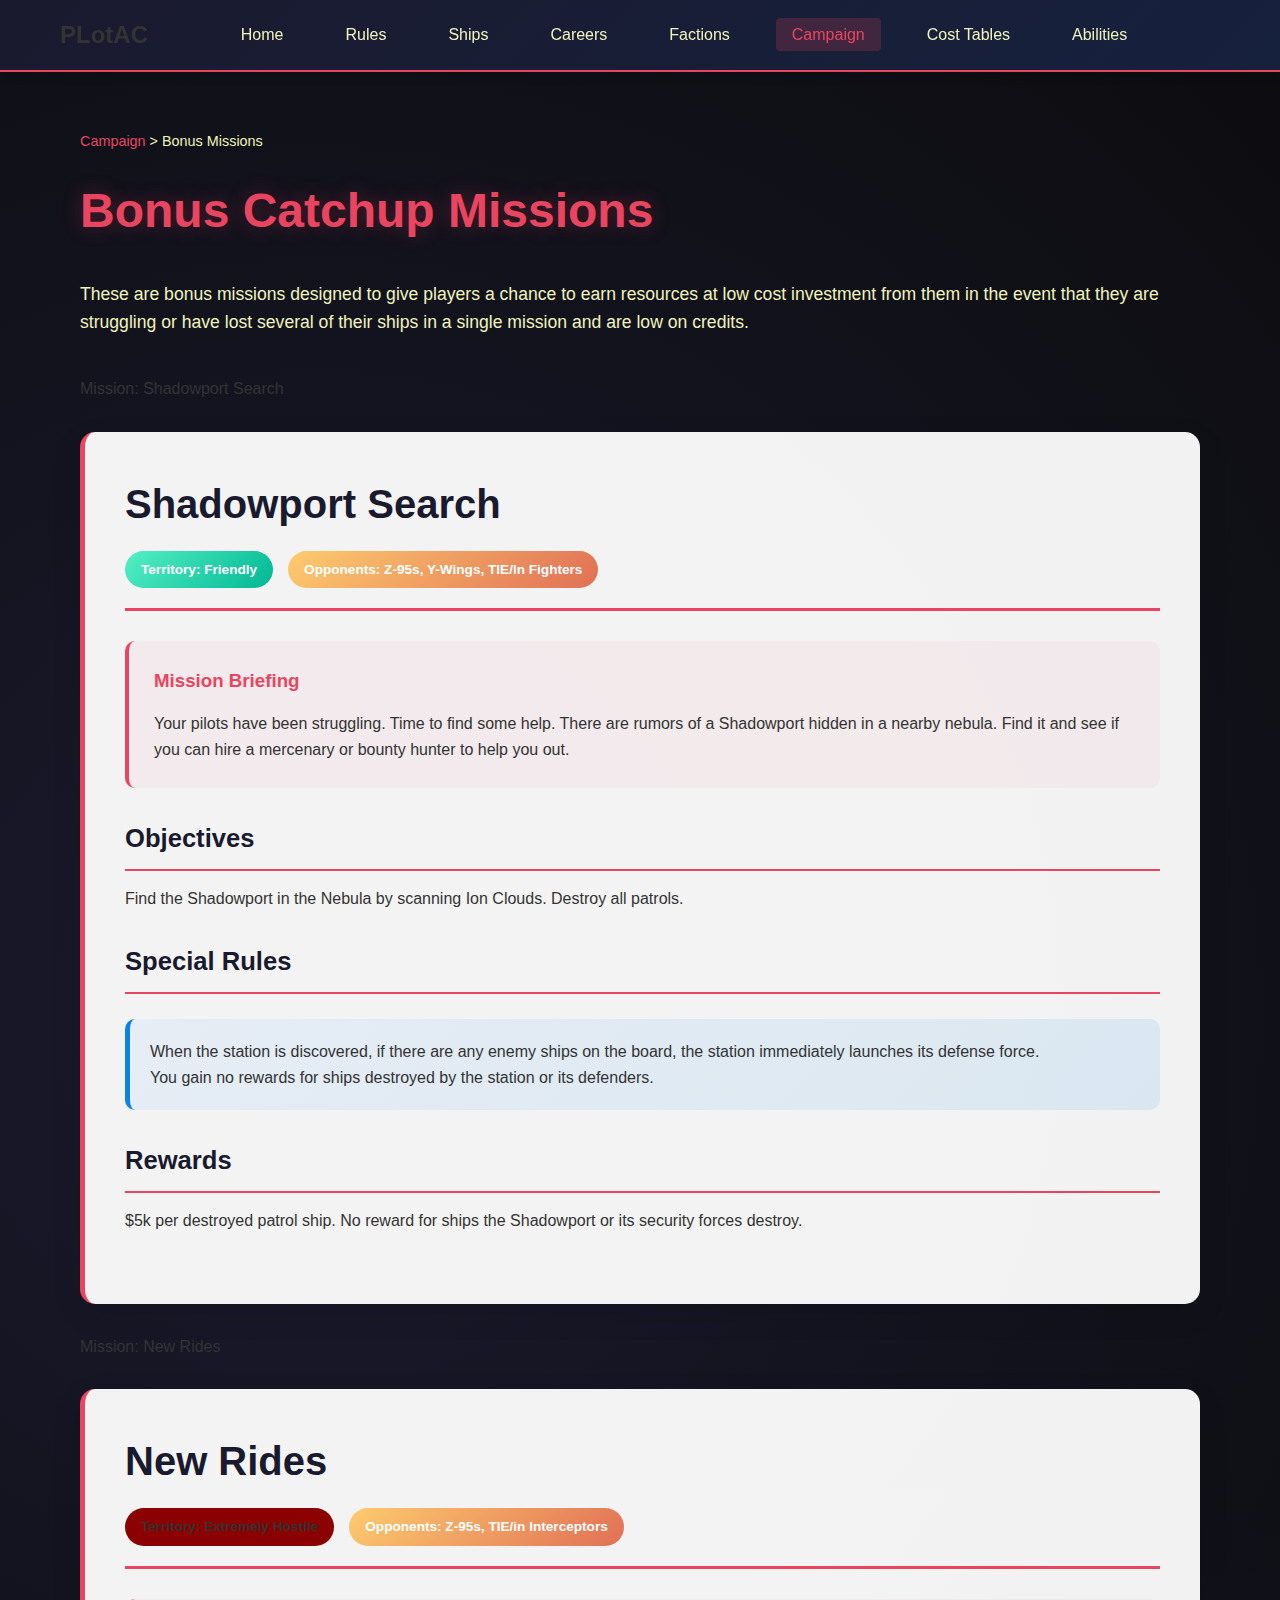
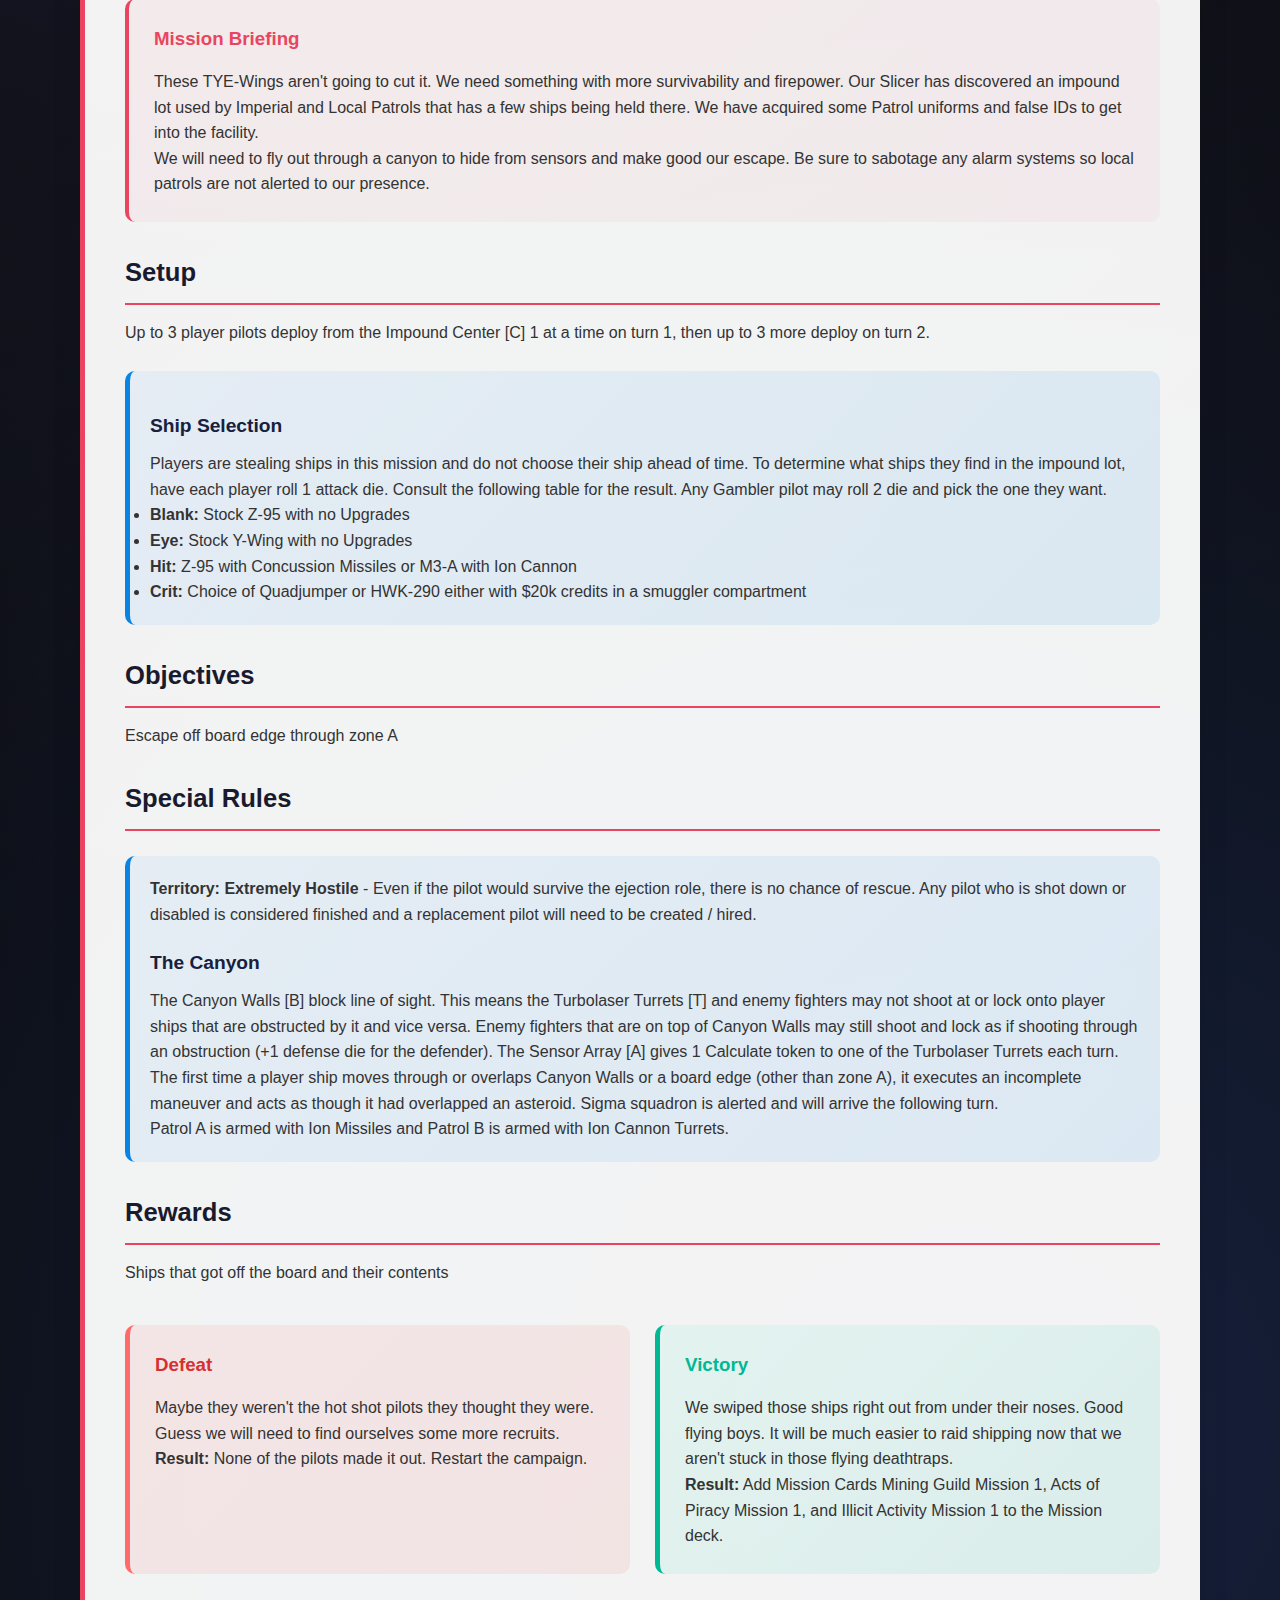
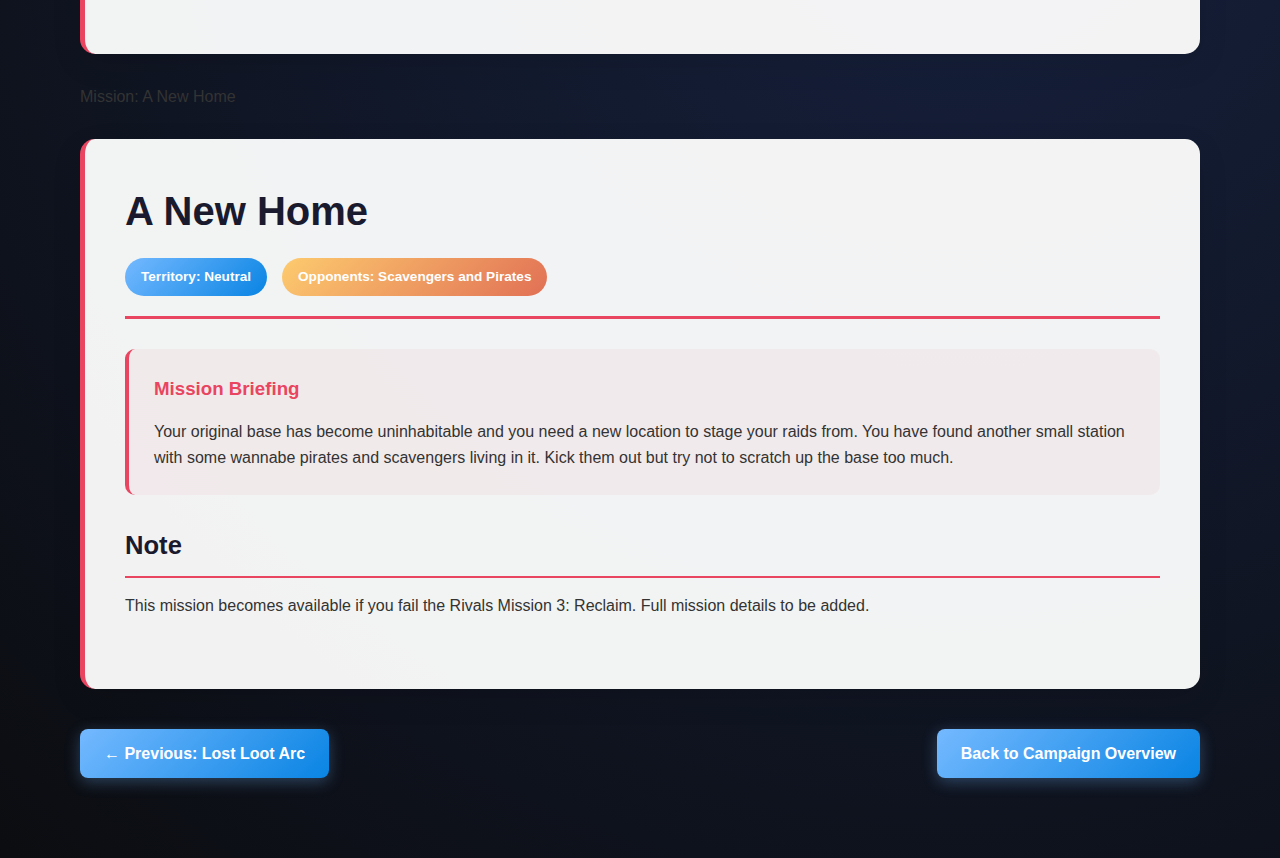
<file: campaign-bonus.html>
<!DOCTYPE html>
<html lang="en">
<head>
    <meta charset="UTF-8">
    <meta name="viewport" content="width=device-width, initial-scale=1.0">
    <title>Bonus Missions - Pirate Lords of the Arturi Cluster</title>
    <link rel="stylesheet" href="styles.css">
</head>
<body>
    <nav class="navbar">
        <div class="nav-container">
            <div class="nav-logo">
                <h2>PLotAC</h2>
            </div>
            <ul class="nav-menu">
                <li><a href="index.html">Home</a></li>
                <li><a href="rules.html">Rules</a></li>
                <li><a href="ships.html">Ships</a></li>
                <li><a href="careers.html">Careers</a></li>
                <li><a href="factions.html">Factions</a></li>
                <li><a href="campaign.html" class="active">Campaign</a></li>
                <li><a href="costs.html">Cost Tables</a></li>
                <li><a href="abilities.html">Abilities</a></li>
            </ul>
            <div class="hamburger">
                <span></span>
                <span></span>
                <span></span>
            </div>
        </div>
    </nav>

    <main class="main-content">
        <div class="container">
            <div class="breadcrumb">
                <a href="campaign.html">Campaign</a> &gt; <span>Bonus Missions</span>
            </div>

            <h1>Bonus Catchup Missions</h1>
            <p style="color: #f0f3bd; font-size: 1.1rem; margin-bottom: 40px;">These are bonus missions designed to give players a chance to earn resources at low cost investment from them in the event that they are struggling or have lost several of their ships in a single mission and are low on credits.</p>
            
             Mission: Shadowport Search 
            <div class="mission-card">
                <div class="mission-header">
                    <h2>Shadowport Search</h2>
                    <div class="mission-meta">
                        <span class="badge badge-friendly">Territory: Friendly</span>
                        <span class="badge badge-enemy">Opponents: Z-95s, Y-Wings, TIE/ln Fighters</span>
                    </div>
                </div>

                <div class="mission-briefing">
                    <h3>Mission Briefing</h3>
                    <p>Your pilots have been struggling. Time to find some help. There are rumors of a Shadowport hidden in a nearby nebula. Find it and see if you can hire a mercenary or bounty hunter to help you out.</p>
                </div>

                <div class="mission-section">
                    <h3>Objectives</h3>
                    <p>Find the Shadowport in the Nebula by scanning Ion Clouds. Destroy all patrols.</p>
                </div>

                <div class="mission-section">
                    <h3>Special Rules</h3>
                    <div class="info-box">
                        <p>When the station is discovered, if there are any enemy ships on the board, the station immediately launches its defense force.</p>
                        <p>You gain no rewards for ships destroyed by the station or its defenders.</p>
                    </div>
                </div>

                <div class="mission-section">
                    <h3>Rewards</h3>
                    <p>$5k per destroyed patrol ship. No reward for ships the Shadowport or its security forces destroy.</p>
                </div>
            </div>

             Mission: New Rides 
            <div class="mission-card">
                <div class="mission-header">
                    <h2>New Rides</h2>
                    <div class="mission-meta">
                        <span class="badge" style="background: #8b0000;">Territory: Extremely Hostile</span>
                        <span class="badge badge-enemy">Opponents: Z-95s, TIE/in Interceptors</span>
                    </div>
                </div>

                <div class="mission-briefing">
                    <h3>Mission Briefing</h3>
                    <p>These TYE-Wings aren't going to cut it. We need something with more survivability and firepower. Our Slicer has discovered an impound lot used by Imperial and Local Patrols that has a few ships being held there. We have acquired some Patrol uniforms and false IDs to get into the facility.</p>
                    <p>We will need to fly out through a canyon to hide from sensors and make good our escape. Be sure to sabotage any alarm systems so local patrols are not alerted to our presence.</p>
                </div>

                <div class="mission-section">
                    <h3>Setup</h3>
                    <p>Up to 3 player pilots deploy from the Impound Center [C] 1 at a time on turn 1, then up to 3 more deploy on turn 2.</p>
                    
                    <div class="info-box">
                        <h4>Ship Selection</h4>
                        <p>Players are stealing ships in this mission and do not choose their ship ahead of time. To determine what ships they find in the impound lot, have each player roll 1 attack die. Consult the following table for the result. Any Gambler pilot may roll 2 die and pick the one they want.</p>
                        <ul>
                            <li><strong>Blank:</strong> Stock Z-95 with no Upgrades</li>
                            <li><strong>Eye:</strong> Stock Y-Wing with no Upgrades</li>
                            <li><strong>Hit:</strong> Z-95 with Concussion Missiles or M3-A with Ion Cannon</li>
                            <li><strong>Crit:</strong> Choice of Quadjumper or HWK-290 either with $20k credits in a smuggler compartment</li>
                        </ul>
                    </div>
                </div>

                <div class="mission-section">
                    <h3>Objectives</h3>
                    <p>Escape off board edge through zone A</p>
                </div>

                <div class="mission-section">
                    <h3>Special Rules</h3>
                    <div class="info-box">
                        <p><strong>Territory: Extremely Hostile</strong> - Even if the pilot would survive the ejection role, there is no chance of rescue. Any pilot who is shot down or disabled is considered finished and a replacement pilot will need to be created / hired.</p>
                        
                        <h4>The Canyon</h4>
                        <p>The Canyon Walls [B] block line of sight. This means the Turbolaser Turrets [T] and enemy fighters may not shoot at or lock onto player ships that are obstructed by it and vice versa. Enemy fighters that are on top of Canyon Walls may still shoot and lock as if shooting through an obstruction (+1 defense die for the defender). The Sensor Array [A] gives 1 Calculate token to one of the Turbolaser Turrets each turn.</p>
                        <p>The first time a player ship moves through or overlaps Canyon Walls or a board edge (other than zone A), it executes an incomplete maneuver and acts as though it had overlapped an asteroid. Sigma squadron is alerted and will arrive the following turn.</p>
                        <p>Patrol A is armed with Ion Missiles and Patrol B is armed with Ion Cannon Turrets.</p>
                    </div>
                </div>

                <div class="mission-section">
                    <h3>Rewards</h3>
                    <p>Ships that got off the board and their contents</p>
                </div>

                <div class="mission-outcomes">
                    <div class="outcome-defeat">
                        <h3>Defeat</h3>
                        <p>Maybe they weren't the hot shot pilots they thought they were. Guess we will need to find ourselves some more recruits.</p>
                        <p><strong>Result:</strong> None of the pilots made it out. Restart the campaign.</p>
                    </div>
                    
                    <div class="outcome-victory">
                        <h3>Victory</h3>
                        <p>We swiped those ships right out from under their noses. Good flying boys. It will be much easier to raid shipping now that we aren't stuck in those flying deathtraps.</p>
                        <p><strong>Result:</strong> Add Mission Cards Mining Guild Mission 1, Acts of Piracy Mission 1, and Illicit Activity Mission 1 to the Mission deck.</p>
                    </div>
                </div>
            </div>

             Mission: A New Home 
            <div class="mission-card">
                <div class="mission-header">
                    <h2>A New Home</h2>
                    <div class="mission-meta">
                        <span class="badge badge-neutral">Territory: Neutral</span>
                        <span class="badge badge-enemy">Opponents: Scavengers and Pirates</span>
                    </div>
                </div>

                <div class="mission-briefing">
                    <h3>Mission Briefing</h3>
                    <p>Your original base has become uninhabitable and you need a new location to stage your raids from. You have found another small station with some wannabe pirates and scavengers living in it. Kick them out but try not to scratch up the base too much.</p>
                </div>

                <div class="mission-section">
                    <h3>Note</h3>
                    <p>This mission becomes available if you fail the Rivals Mission 3: Reclaim. Full mission details to be added.</p>
                </div>
            </div>

            <div class="mission-nav">
                <a href="campaign-lost-loot.html" class="btn-secondary">← Previous: Lost Loot Arc</a>
                <a href="campaign.html" class="btn-secondary">Back to Campaign Overview</a>
            </div>
        </div>
    </main>

    <script src="script.js"></script>
</body>
</html>
</file>
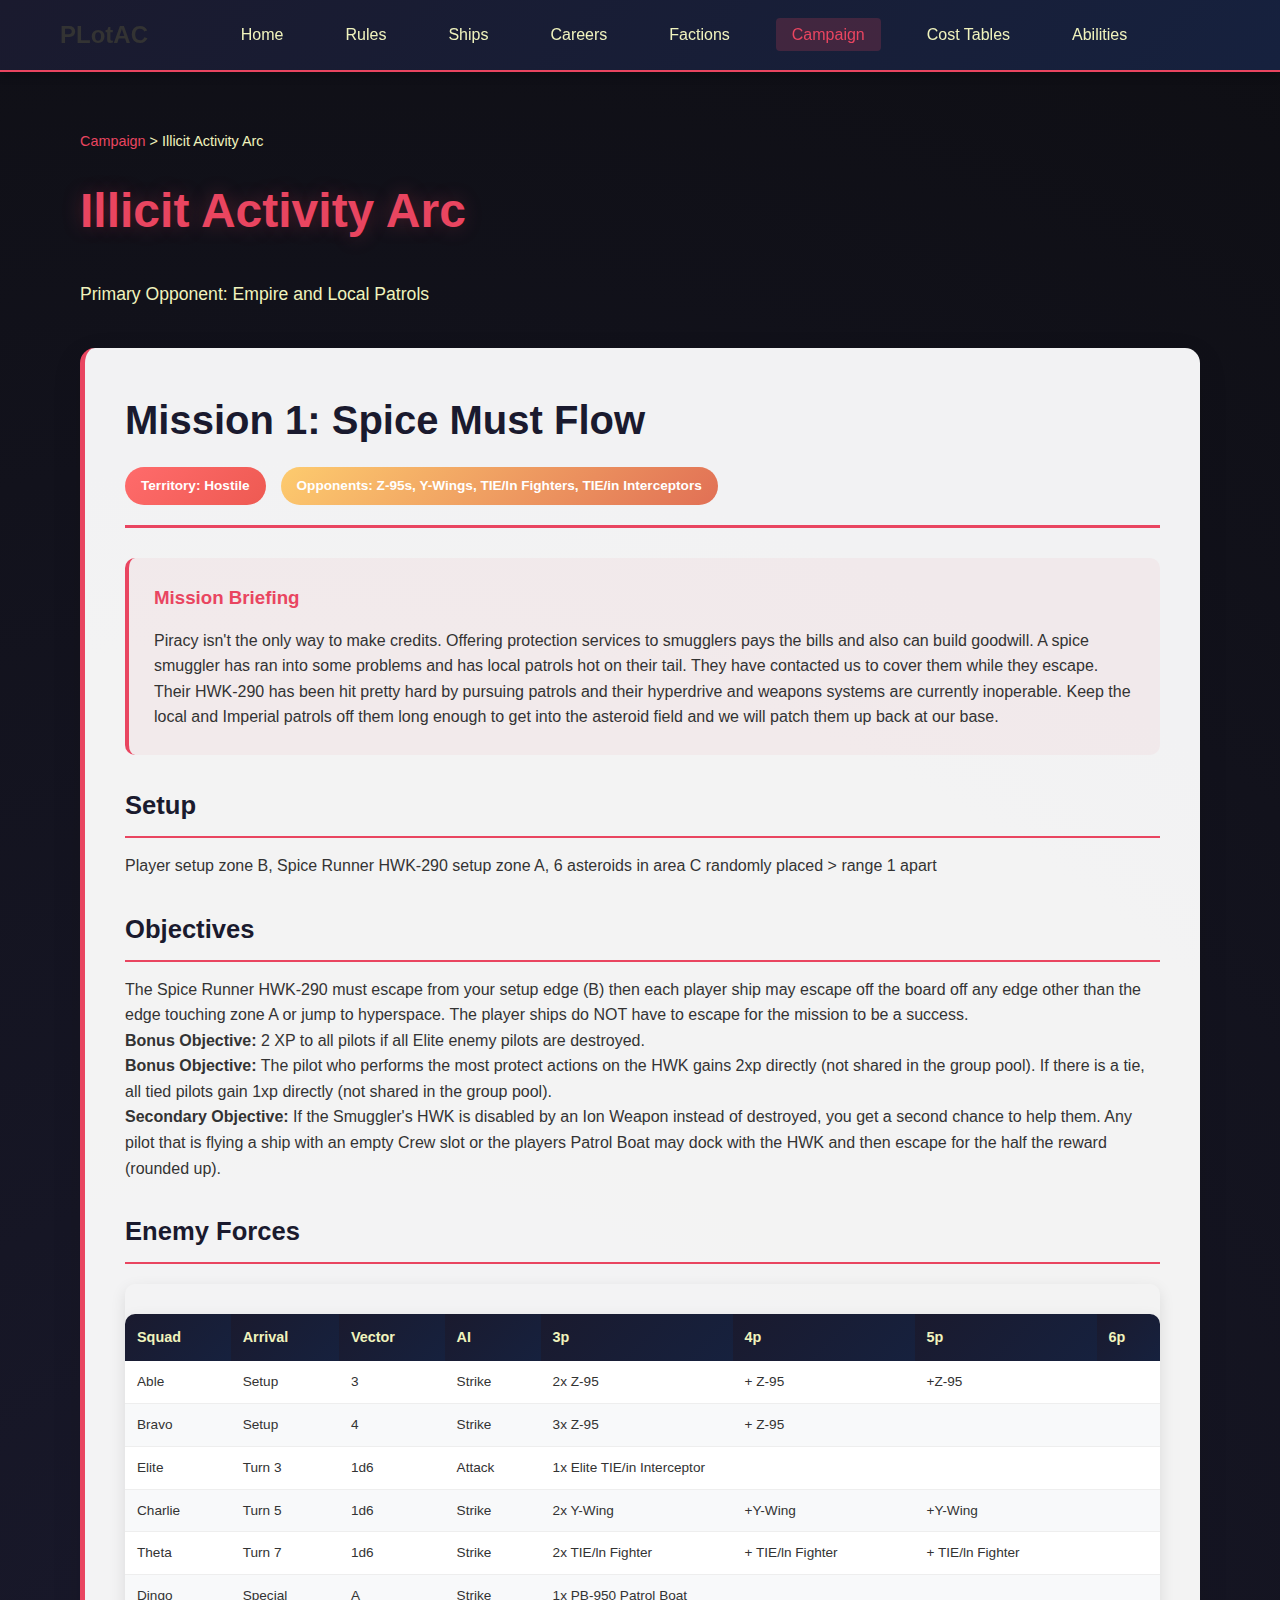
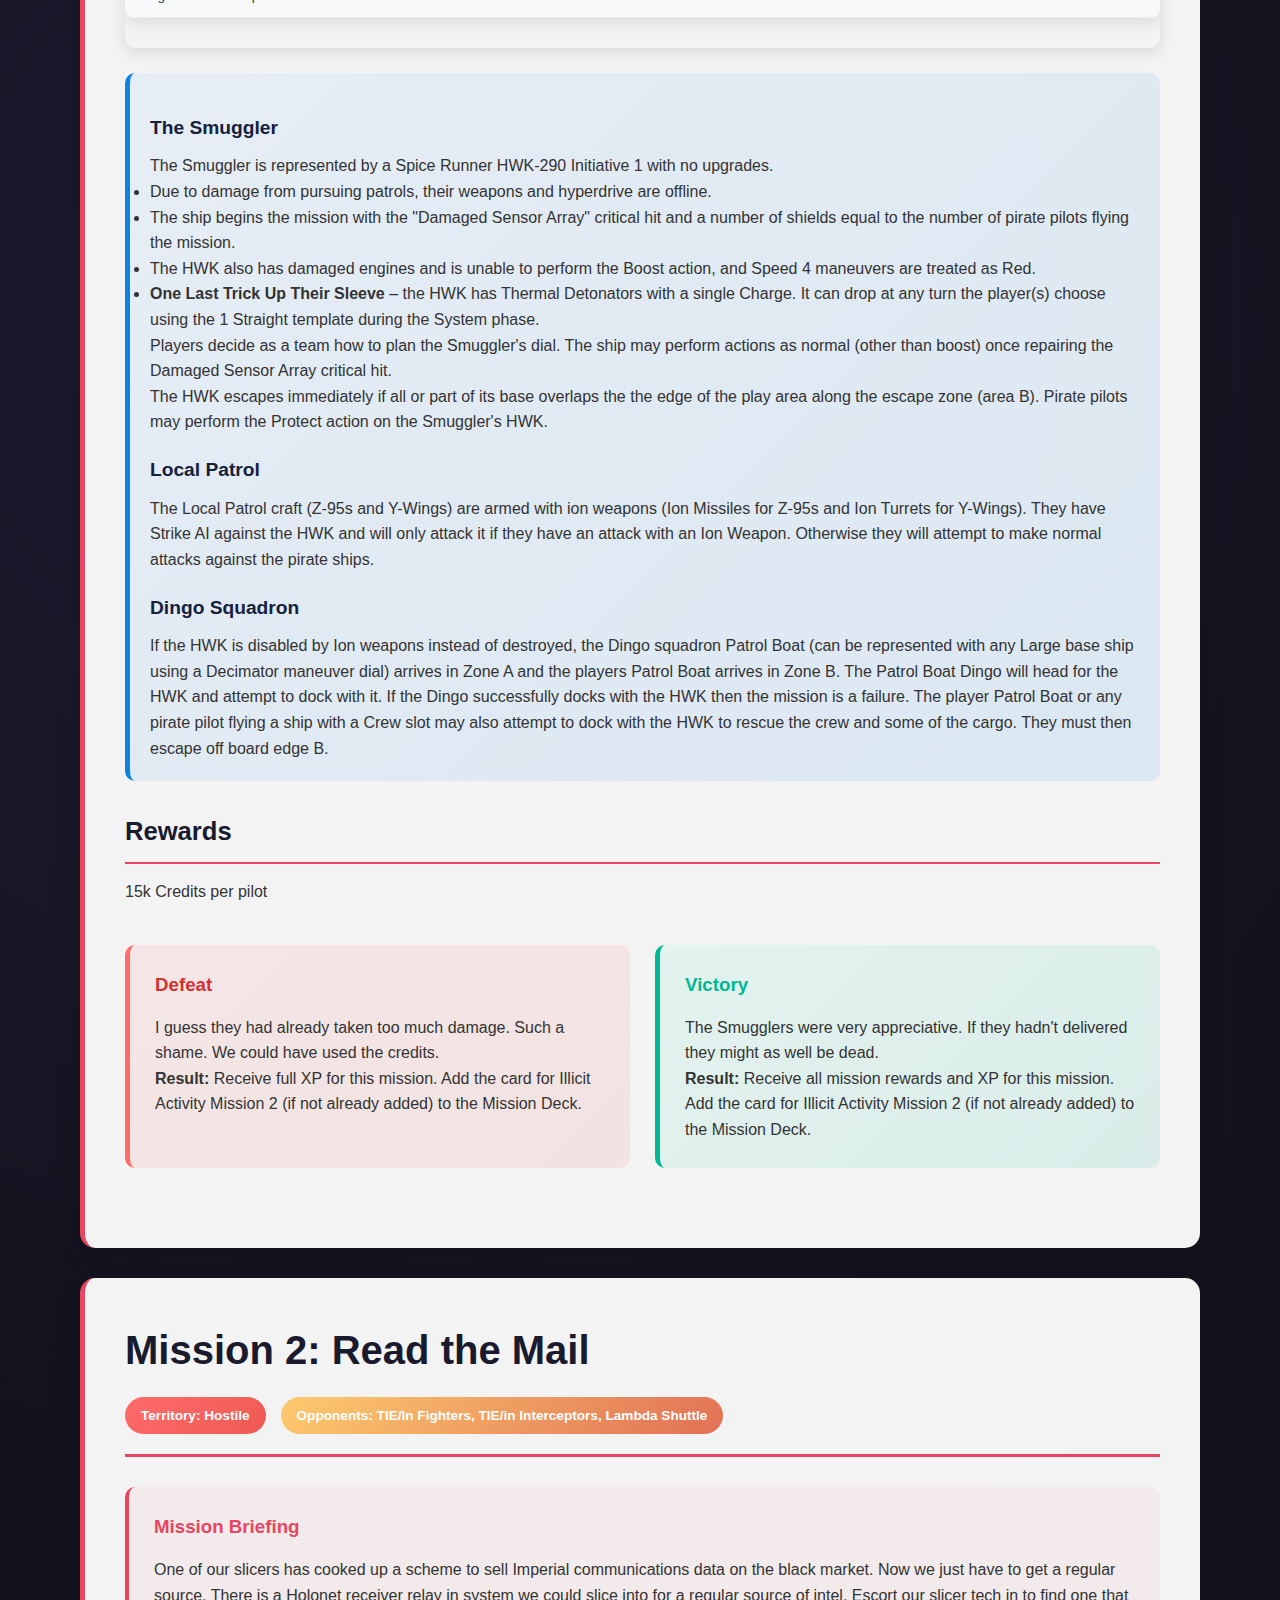
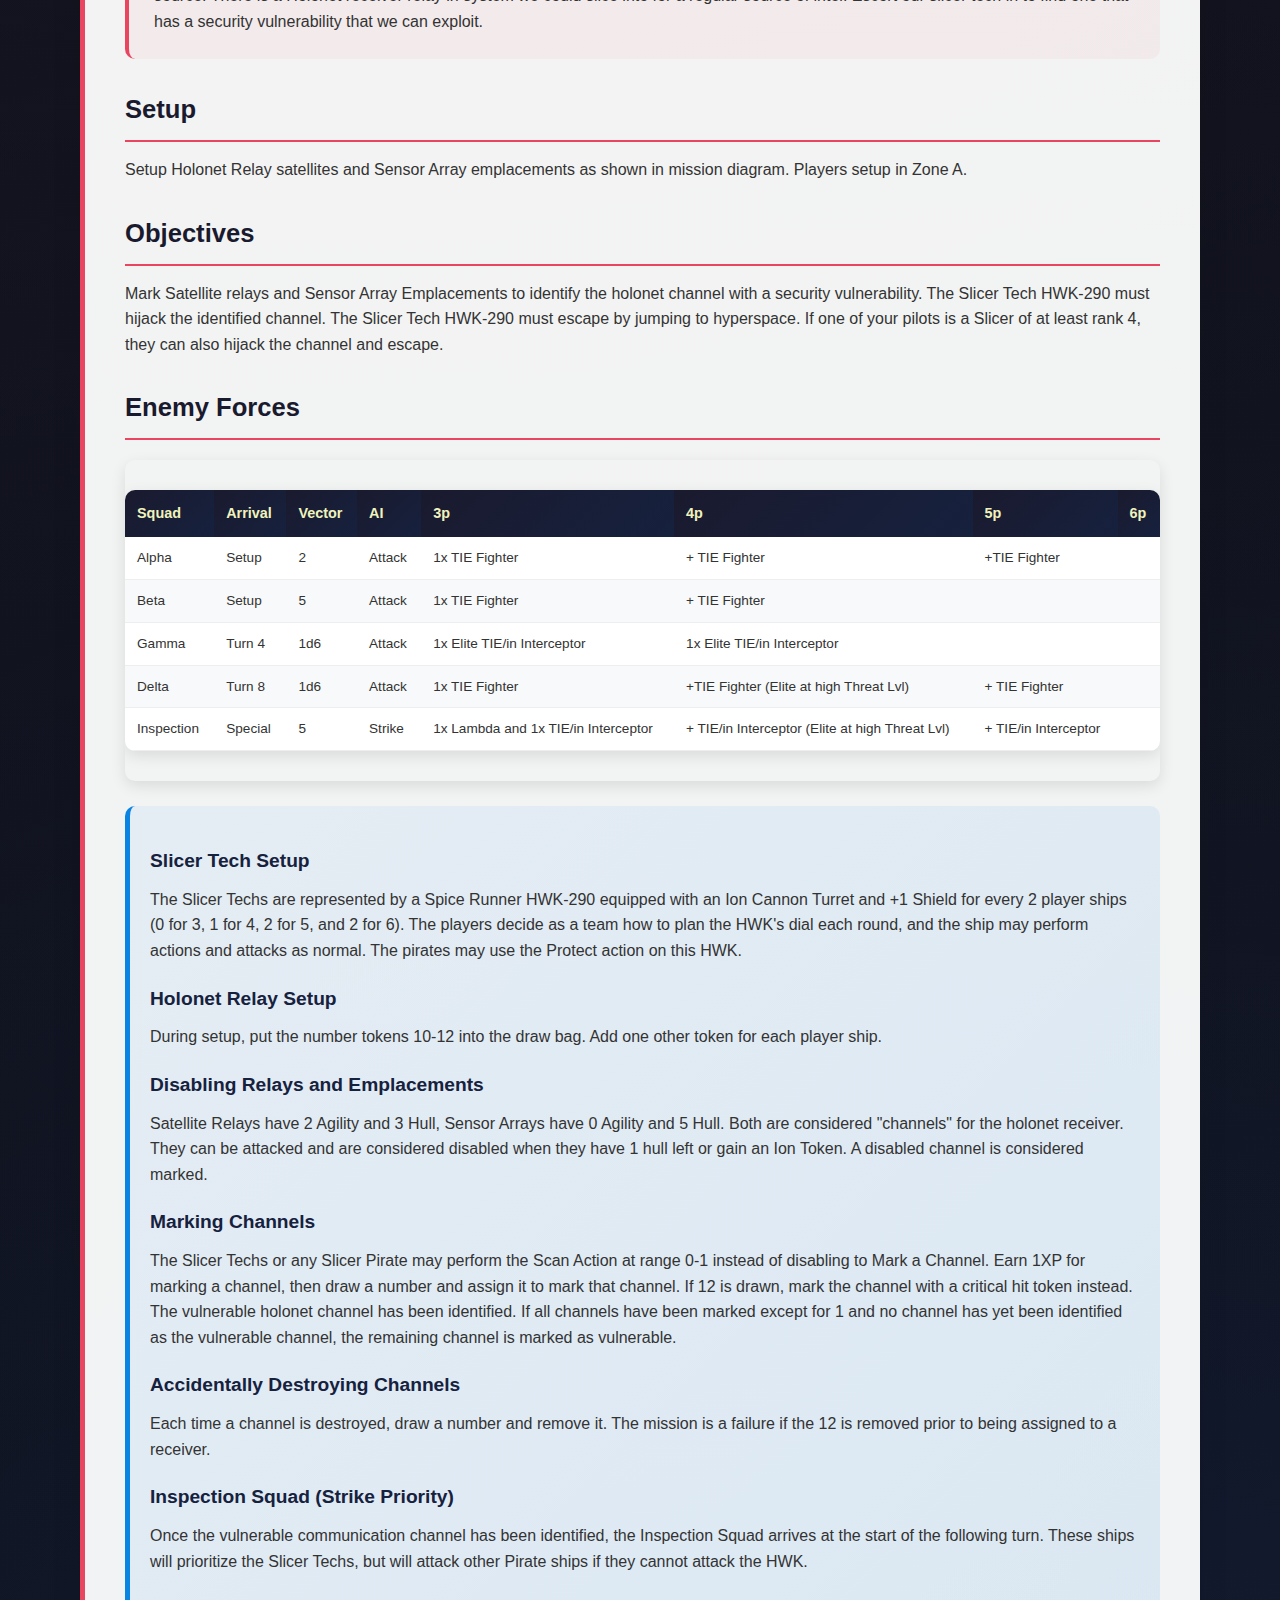
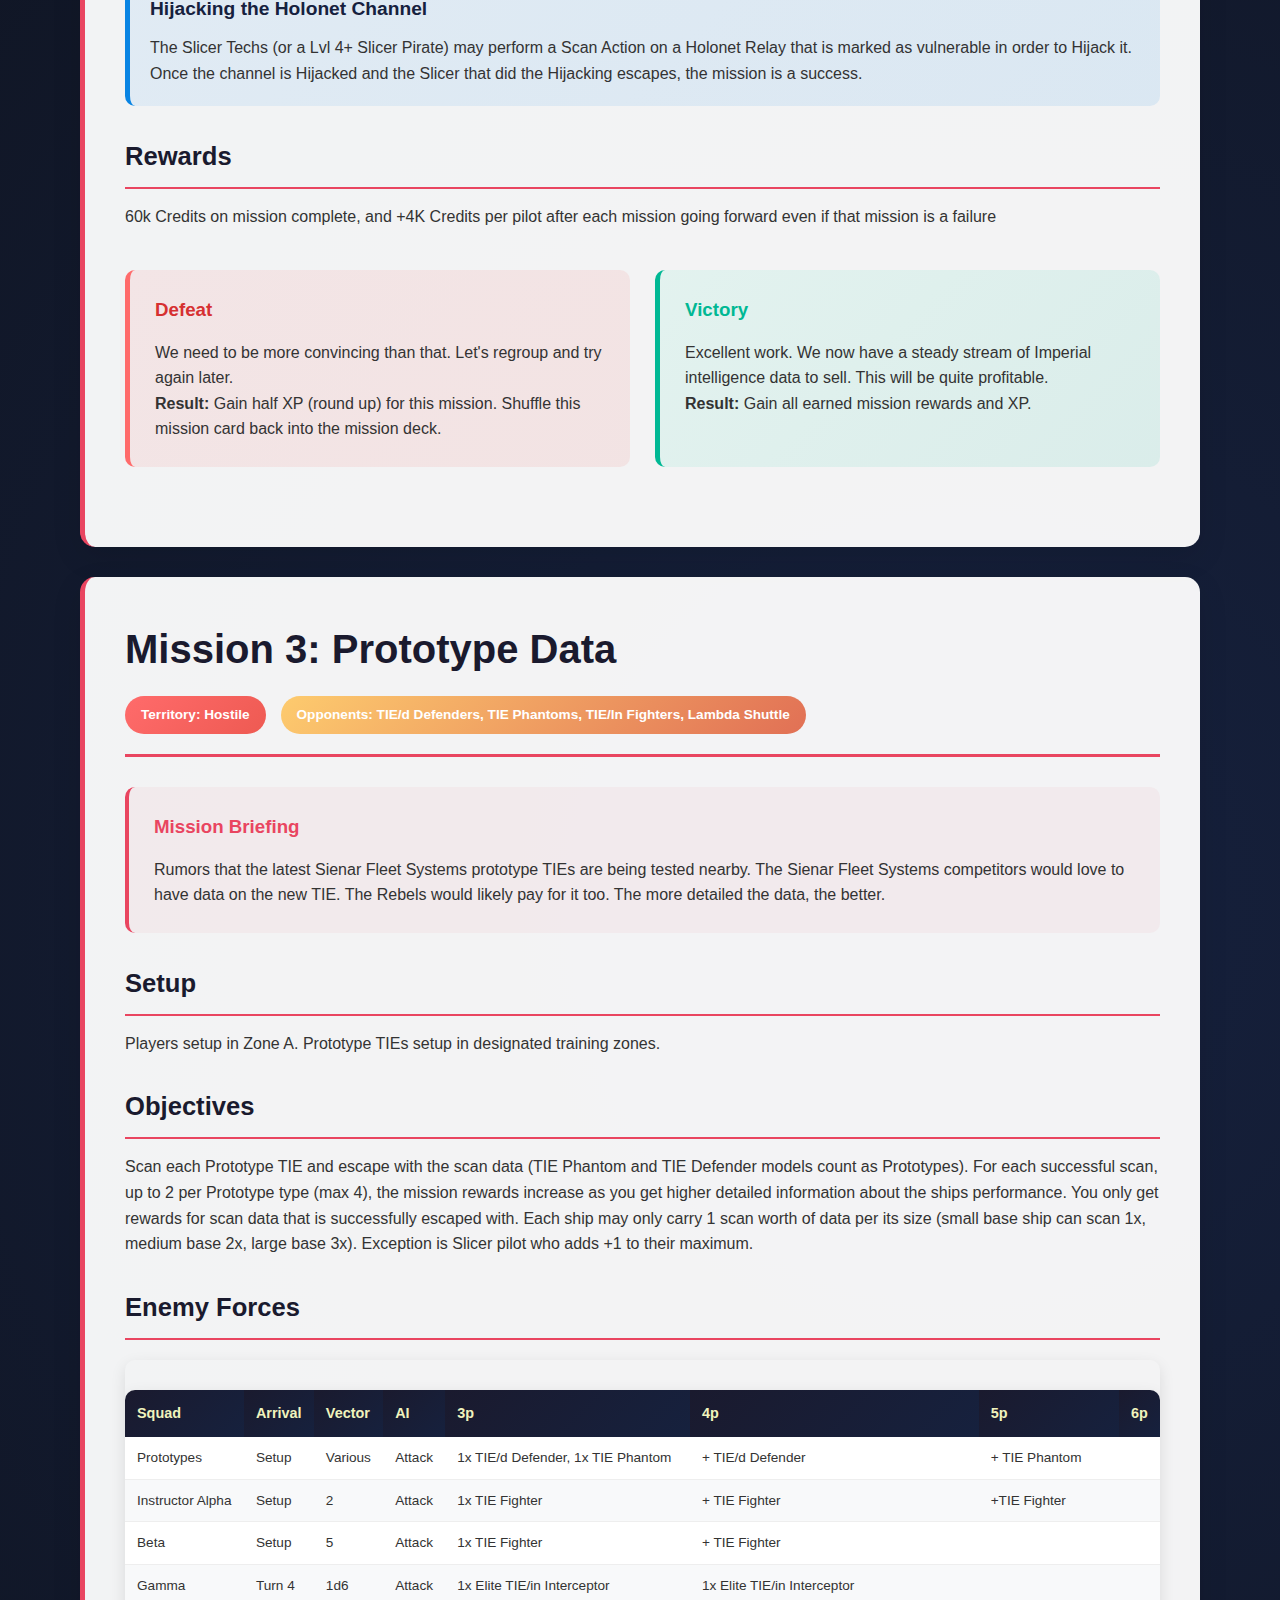
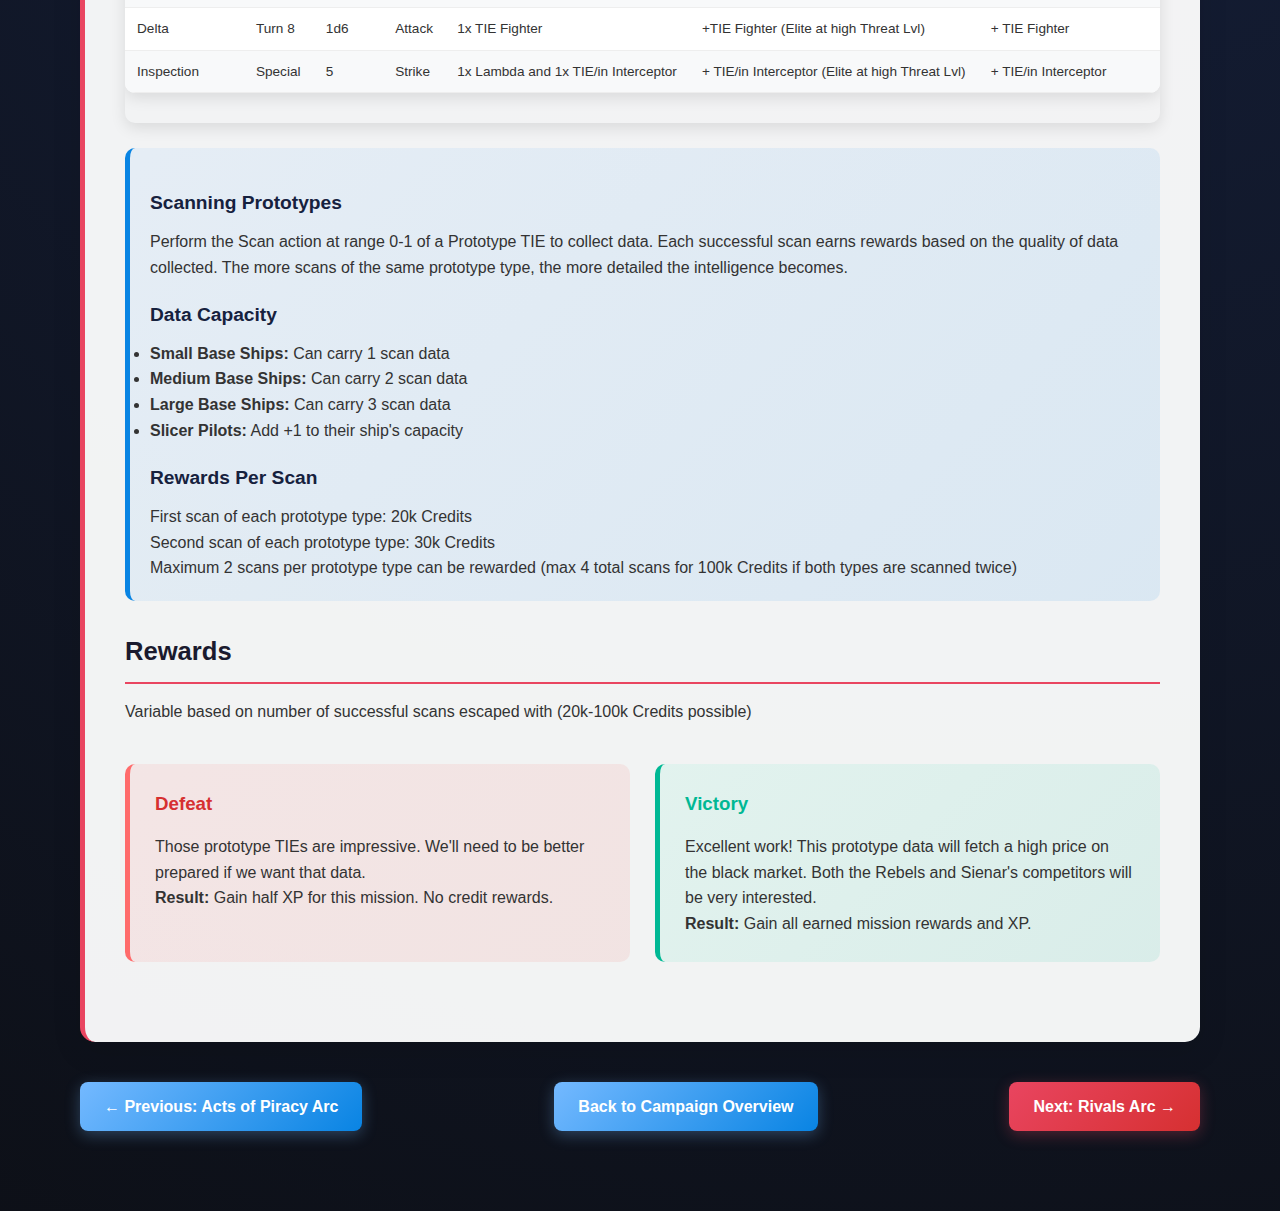
<file: campaign-illicit.html>
<!DOCTYPE html>
<html lang="en">
<head>
    <meta charset="UTF-8">
    <meta name="viewport" content="width=device-width, initial-scale=1.0">
    <title>Illicit Activity Arc - Pirate Lords of the Arturi Cluster</title>
    <link rel="stylesheet" href="styles.css">
</head>
<body>
    <nav class="navbar">
        <div class="nav-container">
            <div class="nav-logo">
                <h2>PLotAC</h2>
            </div>
            <ul class="nav-menu">
                <li><a href="index.html">Home</a></li>
                <li><a href="rules.html">Rules</a></li>
                <li><a href="ships.html">Ships</a></li>
                <li><a href="careers.html">Careers</a></li>
                <li><a href="factions.html">Factions</a></li>
                <li><a href="campaign.html" class="active">Campaign</a></li>
                <li><a href="costs.html">Cost Tables</a></li>
                <li><a href="abilities.html">Abilities</a></li>
            </ul>
            <div class="hamburger">
                <span></span>
                <span></span>
                <span></span>
            </div>
        </div>
    </nav>

    <main class="main-content">
        <div class="container">
            <div class="breadcrumb">
                <a href="campaign.html">Campaign</a> &gt; <span>Illicit Activity Arc</span>
            </div>

            <h1>Illicit Activity Arc</h1>
            <p style="color: #f0f3bd; font-size: 1.1rem; margin-bottom: 40px;">Primary Opponent: Empire and Local Patrols</p>
            
            <div class="mission-card">
                <div class="mission-header">
                    <h2>Mission 1: Spice Must Flow</h2>
                    <div class="mission-meta">
                        <span class="badge badge-hostile">Territory: Hostile</span>
                        <span class="badge badge-enemy">Opponents: Z-95s, Y-Wings, TIE/ln Fighters, TIE/in Interceptors</span>
                    </div>
                </div>

                <div class="mission-briefing">
                    <h3>Mission Briefing</h3>
                    <p>Piracy isn't the only way to make credits. Offering protection services to smugglers pays the bills and also can build goodwill. A spice smuggler has ran into some problems and has local patrols hot on their tail. They have contacted us to cover them while they escape.</p>
                    <p>Their HWK-290 has been hit pretty hard by pursuing patrols and their hyperdrive and weapons systems are currently inoperable. Keep the local and Imperial patrols off them long enough to get into the asteroid field and we will patch them up back at our base.</p>
                </div>

                <div class="mission-section">
                    <h3>Setup</h3>
                    <p>Player setup zone B, Spice Runner HWK-290 setup zone A, 6 asteroids in area C randomly placed > range 1 apart</p>
                </div>

                <div class="mission-section">
                    <h3>Objectives</h3>
                    <p>The Spice Runner HWK-290 must escape from your setup edge (B) then each player ship may escape off the board off any edge other than the edge touching zone A or jump to hyperspace. The player ships do NOT have to escape for the mission to be a success.</p>
                    <p><strong>Bonus Objective:</strong> 2 XP to all pilots if all Elite enemy pilots are destroyed.</p>
                    <p><strong>Bonus Objective:</strong> The pilot who performs the most protect actions on the HWK gains 2xp directly (not shared in the group pool). If there is a tie, all tied pilots gain 1xp directly (not shared in the group pool).</p>
                    <p><strong>Secondary Objective:</strong> If the Smuggler's HWK is disabled by an Ion Weapon instead of destroyed, you get a second chance to help them. Any pilot that is flying a ship with an empty Crew slot or the players Patrol Boat may dock with the HWK and then escape for the half the reward (rounded up).</p>
                </div>

                <div class="mission-section">
                    <h3>Enemy Forces</h3>
                    <div class="table-responsive">
                        <table class="data-table">
                            <thead>
                                <tr>
                                    <th>Squad</th>
                                    <th>Arrival</th>
                                    <th>Vector</th>
                                    <th>AI</th>
                                    <th>3p</th>
                                    <th>4p</th>
                                    <th>5p</th>
                                    <th>6p</th>
                                </tr>
                            </thead>
                            <tbody>
                                <tr>
                                    <td>Able</td>
                                    <td>Setup</td>
                                    <td>3</td>
                                    <td>Strike</td>
                                    <td>2x Z-95</td>
                                    <td>+ Z-95</td>
                                    <td>+Z-95</td>
                                    <td></td>
                                </tr>
                                <tr>
                                    <td>Bravo</td>
                                    <td>Setup</td>
                                    <td>4</td>
                                    <td>Strike</td>
                                    <td>3x Z-95</td>
                                    <td>+ Z-95</td>
                                    <td></td>
                                    <td></td>
                                </tr>
                                <tr>
                                    <td>Elite</td>
                                    <td>Turn 3</td>
                                    <td>1d6</td>
                                    <td>Attack</td>
                                    <td colspan="4">1x Elite TIE/in Interceptor</td>
                                </tr>
                                <tr>
                                    <td>Charlie</td>
                                    <td>Turn 5</td>
                                    <td>1d6</td>
                                    <td>Strike</td>
                                    <td>2x Y-Wing</td>
                                    <td>+Y-Wing</td>
                                    <td>+Y-Wing</td>
                                    <td></td>
                                </tr>
                                <tr>
                                    <td>Theta</td>
                                    <td>Turn 7</td>
                                    <td>1d6</td>
                                    <td>Strike</td>
                                    <td>2x TIE/ln Fighter</td>
                                    <td>+ TIE/ln Fighter</td>
                                    <td>+ TIE/ln Fighter</td>
                                    <td></td>
                                </tr>
                                <tr>
                                    <td>Dingo</td>
                                    <td>Special</td>
                                    <td>A</td>
                                    <td>Strike</td>
                                    <td colspan="4">1x PB-950 Patrol Boat</td>
                                </tr>
                            </tbody>
                        </table>
                    </div>
                    
                    <div class="info-box">
                        <h4>The Smuggler</h4>
                        <p>The Smuggler is represented by a Spice Runner HWK-290 Initiative 1 with no upgrades.</p>
                        <ul>
                            <li>Due to damage from pursuing patrols, their weapons and hyperdrive are offline.</li>
                            <li>The ship begins the mission with the "Damaged Sensor Array" critical hit and a number of shields equal to the number of pirate pilots flying the mission.</li>
                            <li>The HWK also has damaged engines and is unable to perform the Boost action, and Speed 4 maneuvers are treated as Red.</li>
                            <li><strong>One Last Trick Up Their Sleeve</strong> – the HWK has Thermal Detonators with a single Charge. It can drop at any turn the player(s) choose using the 1 Straight template during the System phase.</li>
                        </ul>
                        <p>Players decide as a team how to plan the Smuggler's dial. The ship may perform actions as normal (other than boost) once repairing the Damaged Sensor Array critical hit.</p>
                        <p>The HWK escapes immediately if all or part of its base overlaps the the edge of the play area along the escape zone (area B). Pirate pilots may perform the Protect action on the Smuggler's HWK.</p>
                        
                        <h4>Local Patrol</h4>
                        <p>The Local Patrol craft (Z-95s and Y-Wings) are armed with ion weapons (Ion Missiles for Z-95s and Ion Turrets for Y-Wings). They have Strike AI against the HWK and will only attack it if they have an attack with an Ion Weapon. Otherwise they will attempt to make normal attacks against the pirate ships.</p>
                        
                        <h4>Dingo Squadron</h4>
                        <p>If the HWK is disabled by Ion weapons instead of destroyed, the Dingo squadron Patrol Boat (can be represented with any Large base ship using a Decimator maneuver dial) arrives in Zone A and the players Patrol Boat arrives in Zone B. The Patrol Boat Dingo will head for the HWK and attempt to dock with it. If the Dingo successfully docks with the HWK then the mission is a failure. The player Patrol Boat or any pirate pilot flying a ship with a Crew slot may also attempt to dock with the HWK to rescue the crew and some of the cargo. They must then escape off board edge B.</p>
                    </div>
                </div>

                <div class="mission-section">
                    <h3>Rewards</h3>
                    <p>15k Credits per pilot</p>
                </div>

                <div class="mission-outcomes">
                    <div class="outcome-defeat">
                        <h3>Defeat</h3>
                        <p>I guess they had already taken too much damage. Such a shame. We could have used the credits.</p>
                        <p><strong>Result:</strong> Receive full XP for this mission. Add the card for Illicit Activity Mission 2 (if not already added) to the Mission Deck.</p>
                    </div>
                    
                    <div class="outcome-victory">
                        <h3>Victory</h3>
                        <p>The Smugglers were very appreciative. If they hadn't delivered they might as well be dead.</p>
                        <p><strong>Result:</strong> Receive all mission rewards and XP for this mission. Add the card for Illicit Activity Mission 2 (if not already added) to the Mission Deck.</p>
                    </div>
                </div>
            </div>

            <div class="mission-card">
                <div class="mission-header">
                    <h2>Mission 2: Read the Mail</h2>
                    <div class="mission-meta">
                        <span class="badge badge-hostile">Territory: Hostile</span>
                        <span class="badge badge-enemy">Opponents: TIE/ln Fighters, TIE/in Interceptors, Lambda Shuttle</span>
                    </div>
                </div>

                <div class="mission-briefing">
                    <h3>Mission Briefing</h3>
                    <p>One of our slicers has cooked up a scheme to sell Imperial communications data on the black market. Now we just have to get a regular source. There is a Holonet receiver relay in system we could slice into for a regular source of intel. Escort our slicer tech in to find one that has a security vulnerability that we can exploit.</p>
                </div>

                <div class="mission-section">
                    <h3>Setup</h3>
                    <p>Setup Holonet Relay satellites and Sensor Array emplacements as shown in mission diagram. Players setup in Zone A.</p>
                </div>

                <div class="mission-section">
                    <h3>Objectives</h3>
                    <p>Mark Satellite relays and Sensor Array Emplacements to identify the holonet channel with a security vulnerability. The Slicer Tech HWK-290 must hijack the identified channel. The Slicer Tech HWK-290 must escape by jumping to hyperspace. If one of your pilots is a Slicer of at least rank 4, they can also hijack the channel and escape.</p>
                </div>

                <div class="mission-section">
                    <h3>Enemy Forces</h3>
                    <div class="table-responsive">
                        <table class="data-table">
                            <thead>
                                <tr>
                                    <th>Squad</th>
                                    <th>Arrival</th>
                                    <th>Vector</th>
                                    <th>AI</th>
                                    <th>3p</th>
                                    <th>4p</th>
                                    <th>5p</th>
                                    <th>6p</th>
                                </tr>
                            </thead>
                            <tbody>
                                <tr>
                                    <td>Alpha</td>
                                    <td>Setup</td>
                                    <td>2</td>
                                    <td>Attack</td>
                                    <td>1x TIE Fighter</td>
                                    <td>+ TIE Fighter</td>
                                    <td>+TIE Fighter</td>
                                    <td></td>
                                </tr>
                                <tr>
                                    <td>Beta</td>
                                    <td>Setup</td>
                                    <td>5</td>
                                    <td>Attack</td>
                                    <td>1x TIE Fighter</td>
                                    <td>+ TIE Fighter</td>
                                    <td></td>
                                    <td></td>
                                </tr>
                                <tr>
                                    <td>Gamma</td>
                                    <td>Turn 4</td>
                                    <td>1d6</td>
                                    <td>Attack</td>
                                    <td>1x Elite TIE/in Interceptor</td>
                                    <td colspan="3">1x Elite TIE/in Interceptor</td>
                                </tr>
                                <tr>
                                    <td>Delta</td>
                                    <td>Turn 8</td>
                                    <td>1d6</td>
                                    <td>Attack</td>
                                    <td>1x TIE Fighter</td>
                                    <td>+TIE Fighter (Elite at high Threat Lvl)</td>
                                    <td>+ TIE Fighter</td>
                                    <td></td>
                                </tr>
                                <tr>
                                    <td>Inspection</td>
                                    <td>Special</td>
                                    <td>5</td>
                                    <td>Strike</td>
                                    <td>1x Lambda and 1x TIE/in Interceptor</td>
                                    <td>+ TIE/in Interceptor (Elite at high Threat Lvl)</td>
                                    <td>+ TIE/in Interceptor</td>
                                    <td></td>
                                </tr>
                            </tbody>
                        </table>
                    </div>
                    
                    <div class="info-box">
                        <h4>Slicer Tech Setup</h4>
                        <p>The Slicer Techs are represented by a Spice Runner HWK-290 equipped with an Ion Cannon Turret and +1 Shield for every 2 player ships (0 for 3, 1 for 4, 2 for 5, and 2 for 6). The players decide as a team how to plan the HWK's dial each round, and the ship may perform actions and attacks as normal. The pirates may use the Protect action on this HWK.</p>
                        
                        <h4>Holonet Relay Setup</h4>
                        <p>During setup, put the number tokens 10-12 into the draw bag. Add one other token for each player ship.</p>
                        
                        <h4>Disabling Relays and Emplacements</h4>
                        <p>Satellite Relays have 2 Agility and 3 Hull, Sensor Arrays have 0 Agility and 5 Hull. Both are considered "channels" for the holonet receiver. They can be attacked and are considered disabled when they have 1 hull left or gain an Ion Token. A disabled channel is considered marked.</p>
                        
                        <h4>Marking Channels</h4>
                        <p>The Slicer Techs or any Slicer Pirate may perform the Scan Action at range 0-1 instead of disabling to Mark a Channel. Earn 1XP for marking a channel, then draw a number and assign it to mark that channel. If 12 is drawn, mark the channel with a critical hit token instead. The vulnerable holonet channel has been identified. If all channels have been marked except for 1 and no channel has yet been identified as the vulnerable channel, the remaining channel is marked as vulnerable.</p>
                        
                        <h4>Accidentally Destroying Channels</h4>
                        <p>Each time a channel is destroyed, draw a number and remove it. The mission is a failure if the 12 is removed prior to being assigned to a receiver.</p>
                        
                        <h4>Inspection Squad (Strike Priority)</h4>
                        <p>Once the vulnerable communication channel has been identified, the Inspection Squad arrives at the start of the following turn. These ships will prioritize the Slicer Techs, but will attack other Pirate ships if they cannot attack the HWK.</p>
                        
                        <h4>Hijacking the Holonet Channel</h4>
                        <p>The Slicer Techs (or a Lvl 4+ Slicer Pirate) may perform a Scan Action on a Holonet Relay that is marked as vulnerable in order to Hijack it. Once the channel is Hijacked and the Slicer that did the Hijacking escapes, the mission is a success.</p>
                    </div>
                </div>

                <div class="mission-section">
                    <h3>Rewards</h3>
                    <p>60k Credits on mission complete, and +4K Credits per pilot after each mission going forward even if that mission is a failure</p>
                </div>

                <div class="mission-outcomes">
                    <div class="outcome-defeat">
                        <h3>Defeat</h3>
                        <p>We need to be more convincing than that. Let's regroup and try again later.</p>
                        <p><strong>Result:</strong> Gain half XP (round up) for this mission. Shuffle this mission card back into the mission deck.</p>
                    </div>
                    
                    <div class="outcome-victory">
                        <h3>Victory</h3>
                        <p>Excellent work. We now have a steady stream of Imperial intelligence data to sell. This will be quite profitable.</p>
                        <p><strong>Result:</strong> Gain all earned mission rewards and XP.</p>
                    </div>
                </div>
            </div>

            <div class="mission-card">
                <div class="mission-header">
                    <h2>Mission 3: Prototype Data</h2>
                    <div class="mission-meta">
                        <span class="badge badge-hostile">Territory: Hostile</span>
                        <span class="badge badge-enemy">Opponents: TIE/d Defenders, TIE Phantoms, TIE/ln Fighters, Lambda Shuttle</span>
                    </div>
                </div>

                <div class="mission-briefing">
                    <h3>Mission Briefing</h3>
                    <p>Rumors that the latest Sienar Fleet Systems prototype TIEs are being tested nearby. The Sienar Fleet Systems competitors would love to have data on the new TIE. The Rebels would likely pay for it too. The more detailed the data, the better.</p>
                </div>

                <div class="mission-section">
                    <h3>Setup</h3>
                    <p>Players setup in Zone A. Prototype TIEs setup in designated training zones.</p>
                </div>

                <div class="mission-section">
                    <h3>Objectives</h3>
                    <p>Scan each Prototype TIE and escape with the scan data (TIE Phantom and TIE Defender models count as Prototypes). For each successful scan, up to 2 per Prototype type (max 4), the mission rewards increase as you get higher detailed information about the ships performance. You only get rewards for scan data that is successfully escaped with. Each ship may only carry 1 scan worth of data per its size (small base ship can scan 1x, medium base 2x, large base 3x). Exception is Slicer pilot who adds +1 to their maximum.</p>
                </div>

                <div class="mission-section">
                    <h3>Enemy Forces</h3>
                    <div class="table-responsive">
                        <table class="data-table">
                            <thead>
                                <tr>
                                    <th>Squad</th>
                                    <th>Arrival</th>
                                    <th>Vector</th>
                                    <th>AI</th>
                                    <th>3p</th>
                                    <th>4p</th>
                                    <th>5p</th>
                                    <th>6p</th>
                                </tr>
                            </thead>
                            <tbody>
                                <tr>
                                    <td>Prototypes</td>
                                    <td>Setup</td>
                                    <td>Various</td>
                                    <td>Attack</td>
                                    <td>1x TIE/d Defender, 1x TIE Phantom</td>
                                    <td>+ TIE/d Defender</td>
                                    <td>+ TIE Phantom</td>
                                    <td></td>
                                </tr>
                                <tr>
                                    <td>Instructor Alpha</td>
                                    <td>Setup</td>
                                    <td>2</td>
                                    <td>Attack</td>
                                    <td>1x TIE Fighter</td>
                                    <td>+ TIE Fighter</td>
                                    <td>+TIE Fighter</td>
                                    <td></td>
                                </tr>
                                <tr>
                                    <td>Beta</td>
                                    <td>Setup</td>
                                    <td>5</td>
                                    <td>Attack</td>
                                    <td>1x TIE Fighter</td>
                                    <td>+ TIE Fighter</td>
                                    <td></td>
                                    <td></td>
                                </tr>
                                <tr>
                                    <td>Gamma</td>
                                    <td>Turn 4</td>
                                    <td>1d6</td>
                                    <td>Attack</td>
                                    <td>1x Elite TIE/in Interceptor</td>
                                    <td colspan="3">1x Elite TIE/in Interceptor</td>
                                </tr>
                                <tr>
                                    <td>Delta</td>
                                    <td>Turn 8</td>
                                    <td>1d6</td>
                                    <td>Attack</td>
                                    <td>1x TIE Fighter</td>
                                    <td>+TIE Fighter (Elite at high Threat Lvl)</td>
                                    <td>+ TIE Fighter</td>
                                    <td></td>
                                </tr>
                                <tr>
                                    <td>Inspection</td>
                                    <td>Special</td>
                                    <td>5</td>
                                    <td>Strike</td>
                                    <td>1x Lambda and 1x TIE/in Interceptor</td>
                                    <td>+ TIE/in Interceptor (Elite at high Threat Lvl)</td>
                                    <td>+ TIE/in Interceptor</td>
                                    <td></td>
                                </tr>
                            </tbody>
                        </table>
                    </div>
                    
                    <div class="info-box">
                        <h4>Scanning Prototypes</h4>
                        <p>Perform the Scan action at range 0-1 of a Prototype TIE to collect data. Each successful scan earns rewards based on the quality of data collected. The more scans of the same prototype type, the more detailed the intelligence becomes.</p>
                        
                        <h4>Data Capacity</h4>
                        <ul>
                            <li><strong>Small Base Ships:</strong> Can carry 1 scan data</li>
                            <li><strong>Medium Base Ships:</strong> Can carry 2 scan data</li>
                            <li><strong>Large Base Ships:</strong> Can carry 3 scan data</li>
                            <li><strong>Slicer Pilots:</strong> Add +1 to their ship's capacity</li>
                        </ul>
                        
                        <h4>Rewards Per Scan</h4>
                        <p>First scan of each prototype type: 20k Credits</p>
                        <p>Second scan of each prototype type: 30k Credits</p>
                        <p>Maximum 2 scans per prototype type can be rewarded (max 4 total scans for 100k Credits if both types are scanned twice)</p>
                    </div>
                </div>

                <div class="mission-section">
                    <h3>Rewards</h3>
                    <p>Variable based on number of successful scans escaped with (20k-100k Credits possible)</p>
                </div>

                <div class="mission-outcomes">
                    <div class="outcome-defeat">
                        <h3>Defeat</h3>
                        <p>Those prototype TIEs are impressive. We'll need to be better prepared if we want that data.</p>
                        <p><strong>Result:</strong> Gain half XP for this mission. No credit rewards.</p>
                    </div>
                    
                    <div class="outcome-victory">
                        <h3>Victory</h3>
                        <p>Excellent work! This prototype data will fetch a high price on the black market. Both the Rebels and Sienar's competitors will be very interested.</p>
                        <p><strong>Result:</strong> Gain all earned mission rewards and XP.</p>
                    </div>
                </div>
            </div>

            <div class="mission-nav">
                <a href="campaign-piracy.html" class="btn-secondary">← Previous: Acts of Piracy Arc</a>
                <a href="campaign.html" class="btn-secondary">Back to Campaign Overview</a>
                <a href="campaign-rivals.html" class="btn-primary">Next: Rivals Arc →</a>
            </div>
        </div>
    </main>

    <script src="script.js"></script>
</body>
</html>
</file>
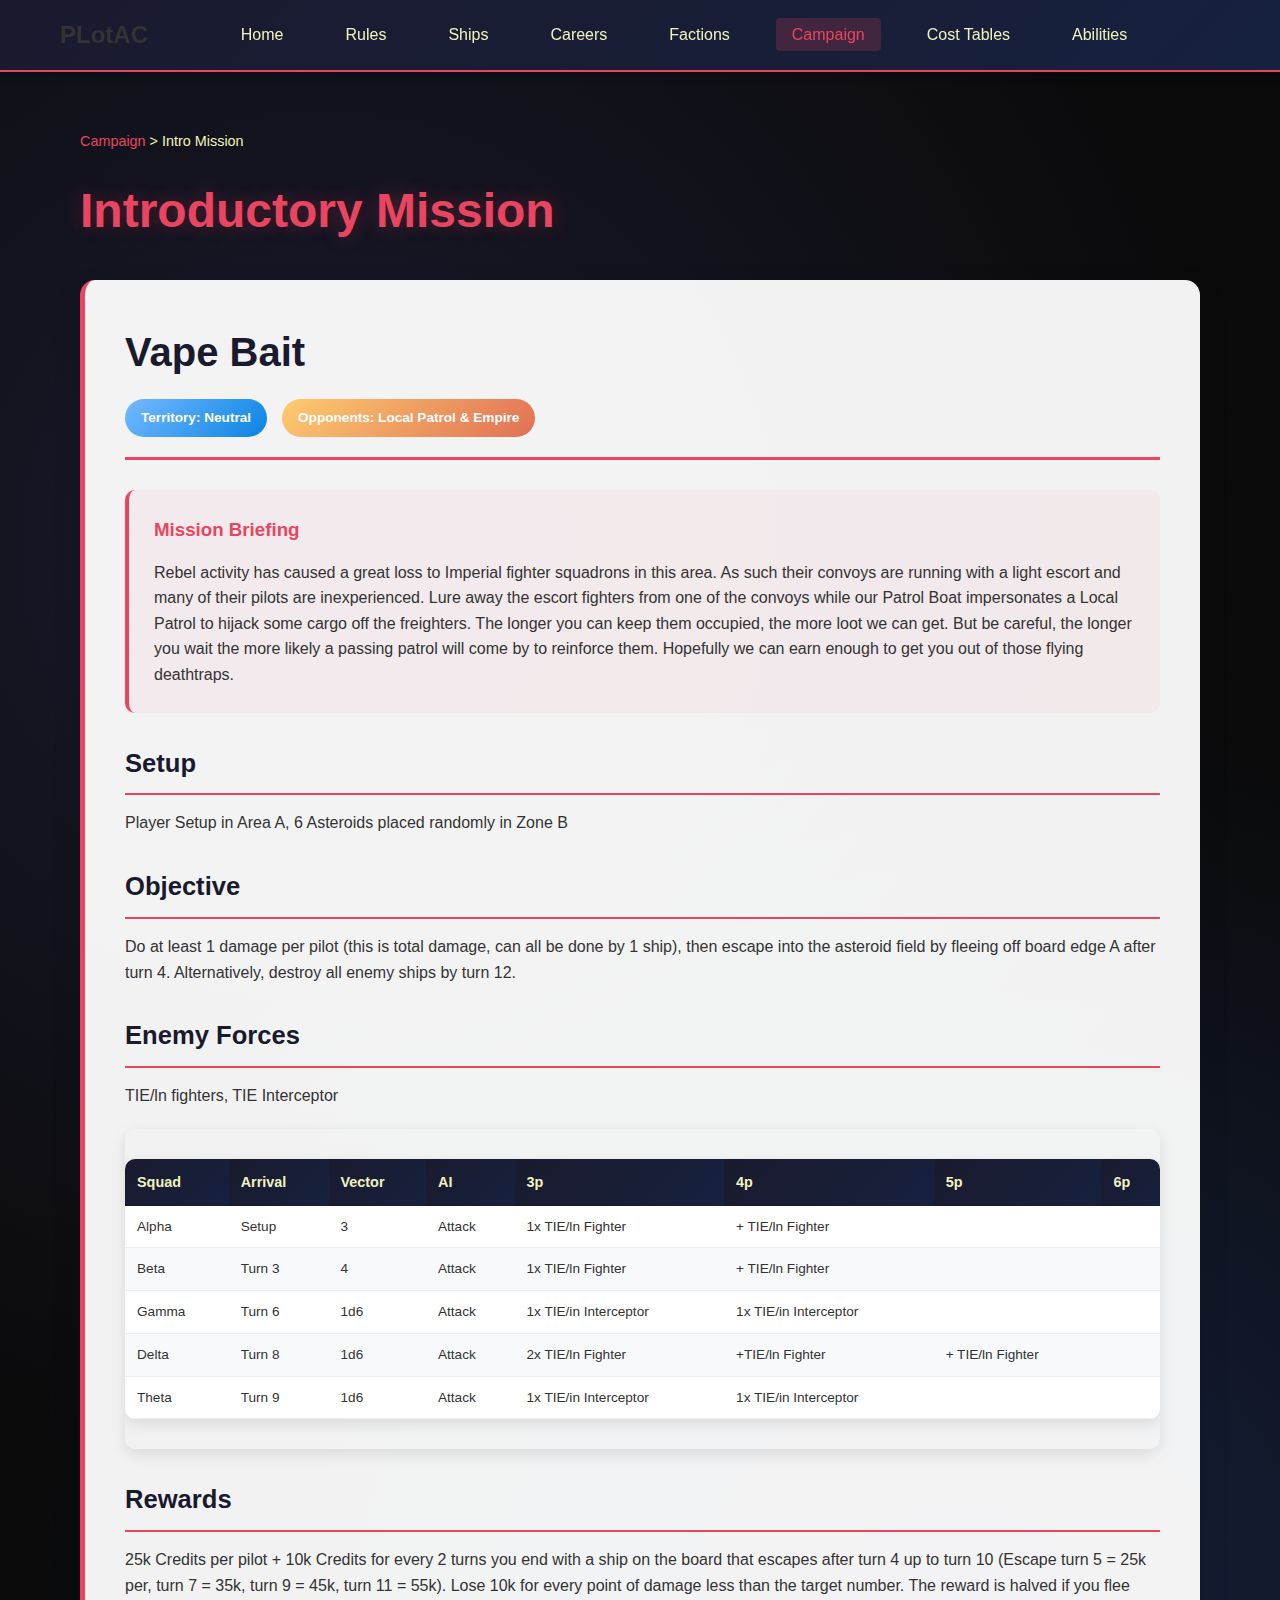
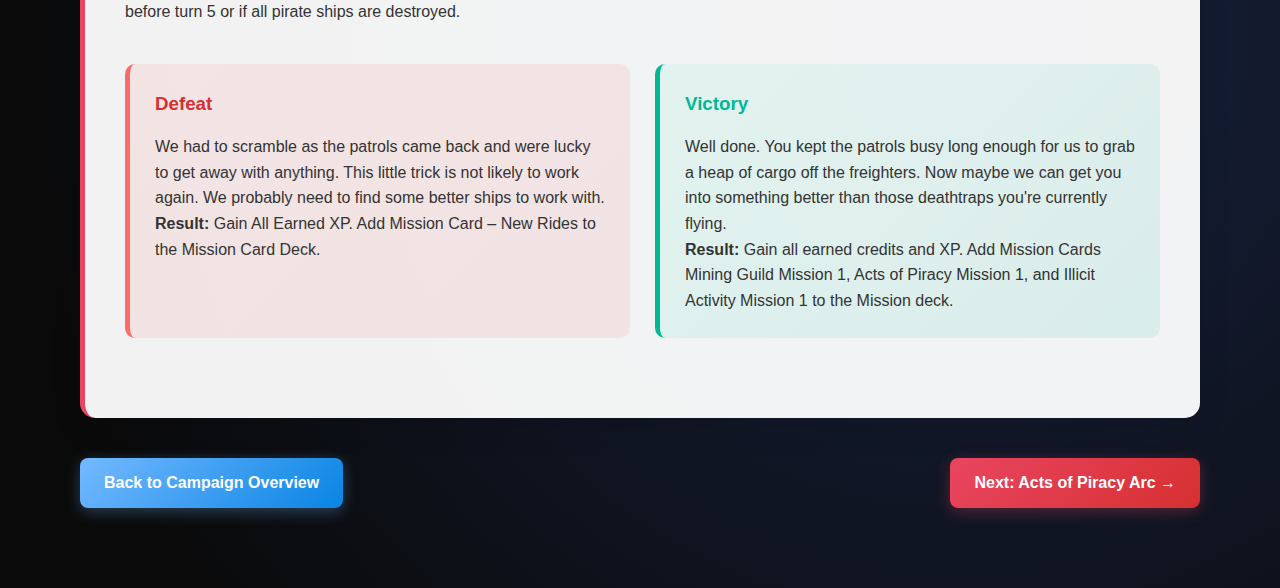
<file: campaign-intro.html>
<!DOCTYPE html>
<html lang="en">
<head>
    <meta charset="UTF-8">
    <meta name="viewport" content="width=device-width, initial-scale=1.0">
    <title>Intro Mission - Pirate Lords of the Arturi Cluster</title>
    <link rel="stylesheet" href="styles.css">
</head>
<body>
    <nav class="navbar">
        <div class="nav-container">
            <div class="nav-logo">
                <h2>PLotAC</h2>
            </div>
            <ul class="nav-menu">
                <li><a href="index.html">Home</a></li>
                <li><a href="rules.html">Rules</a></li>
                <li><a href="ships.html">Ships</a></li>
                <li><a href="careers.html">Careers</a></li>
                <li><a href="factions.html">Factions</a></li>
                <li><a href="campaign.html" class="active">Campaign</a></li>
                <li><a href="costs.html">Cost Tables</a></li>
                <li><a href="abilities.html">Abilities</a></li>
            </ul>
            <div class="hamburger">
                <span></span>
                <span></span>
                <span></span>
            </div>
        </div>
    </nav>

    <main class="main-content">
        <div class="container">
            <div class="breadcrumb">
                <a href="campaign.html">Campaign</a> &gt; <span>Intro Mission</span>
            </div>

            <h1>Introductory Mission</h1>
            
            <div class="mission-card">
                <div class="mission-header">
                    <h2>Vape Bait</h2>
                    <div class="mission-meta">
                        <span class="badge badge-neutral">Territory: Neutral</span>
                        <span class="badge badge-enemy">Opponents: Local Patrol & Empire</span>
                    </div>
                </div>

                <div class="mission-briefing">
                    <h3>Mission Briefing</h3>
                    <p>Rebel activity has caused a great loss to Imperial fighter squadrons in this area. As such their convoys are running with a light escort and many of their pilots are inexperienced. Lure away the escort fighters from one of the convoys while our Patrol Boat impersonates a Local Patrol to hijack some cargo off the freighters. The longer you can keep them occupied, the more loot we can get. But be careful, the longer you wait the more likely a passing patrol will come by to reinforce them. Hopefully we can earn enough to get you out of those flying deathtraps.</p>
                </div>

                <div class="mission-section">
                    <h3>Setup</h3>
                    <p>Player Setup in Area A, 6 Asteroids placed randomly in Zone B</p>
                </div>

                <div class="mission-section">
                    <h3>Objective</h3>
                    <p>Do at least 1 damage per pilot (this is total damage, can all be done by 1 ship), then escape into the asteroid field by fleeing off board edge A after turn 4. Alternatively, destroy all enemy ships by turn 12.</p>
                </div>

                <div class="mission-section">
                    <h3>Enemy Forces</h3>
                    <p>TIE/ln fighters, TIE Interceptor</p>
                    
                    <div class="table-responsive">
                        <table class="data-table">
                            <thead>
                                <tr>
                                    <th>Squad</th>
                                    <th>Arrival</th>
                                    <th>Vector</th>
                                    <th>AI</th>
                                    <th>3p</th>
                                    <th>4p</th>
                                    <th>5p</th>
                                    <th>6p</th>
                                </tr>
                            </thead>
                            <tbody>
                                <tr>
                                    <td>Alpha</td>
                                    <td>Setup</td>
                                    <td>3</td>
                                    <td>Attack</td>
                                    <td>1x TIE/ln Fighter</td>
                                    <td>+ TIE/ln Fighter</td>
                                    <td></td>
                                    <td></td>
                                </tr>
                                <tr>
                                    <td>Beta</td>
                                    <td>Turn 3</td>
                                    <td>4</td>
                                    <td>Attack</td>
                                    <td>1x TIE/ln Fighter</td>
                                    <td>+ TIE/ln Fighter</td>
                                    <td></td>
                                    <td></td>
                                </tr>
                                <tr>
                                    <td>Gamma</td>
                                    <td>Turn 6</td>
                                    <td>1d6</td>
                                    <td>Attack</td>
                                    <td>1x TIE/in Interceptor</td>
                                    <td>1x TIE/in Interceptor</td>
                                    <td></td>
                                    <td></td>
                                </tr>
                                <tr>
                                    <td>Delta</td>
                                    <td>Turn 8</td>
                                    <td>1d6</td>
                                    <td>Attack</td>
                                    <td>2x TIE/ln Fighter</td>
                                    <td>+TIE/ln Fighter</td>
                                    <td>+ TIE/ln Fighter</td>
                                    <td></td>
                                </tr>
                                <tr>
                                    <td>Theta</td>
                                    <td>Turn 9</td>
                                    <td>1d6</td>
                                    <td>Attack</td>
                                    <td>1x TIE/in Interceptor</td>
                                    <td>1x TIE/in Interceptor</td>
                                    <td></td>
                                    <td></td>
                                </tr>
                            </tbody>
                        </table>
                    </div>
                </div>

                <div class="mission-section">
                    <h3>Rewards</h3>
                    <p>25k Credits per pilot + 10k Credits for every 2 turns you end with a ship on the board that escapes after turn 4 up to turn 10 (Escape turn 5 = 25k per, turn 7 = 35k, turn 9 = 45k, turn 11 = 55k). Lose 10k for every point of damage less than the target number. The reward is halved if you flee before turn 5 or if all pirate ships are destroyed.</p>
                </div>

                <div class="mission-outcomes">
                    <div class="outcome-defeat">
                        <h3>Defeat</h3>
                        <p>We had to scramble as the patrols came back and were lucky to get away with anything. This little trick is not likely to work again. We probably need to find some better ships to work with.</p>
                        <p><strong>Result:</strong> Gain All Earned XP. Add Mission Card – New Rides to the Mission Card Deck.</p>
                    </div>
                    
                    <div class="outcome-victory">
                        <h3>Victory</h3>
                        <p>Well done. You kept the patrols busy long enough for us to grab a heap of cargo off the freighters. Now maybe we can get you into something better than those deathtraps you're currently flying.</p>
                        <p><strong>Result:</strong> Gain all earned credits and XP. Add Mission Cards Mining Guild Mission 1, Acts of Piracy Mission 1, and Illicit Activity Mission 1 to the Mission deck.</p>
                    </div>
                </div>
            </div>

            <div class="mission-nav">
                <a href="campaign.html" class="btn-secondary">Back to Campaign Overview</a>
                <a href="campaign-piracy.html" class="btn-primary">Next: Acts of Piracy Arc →</a>
            </div>
        </div>
    </main>

    <script src="script.js"></script>
</body>
</html>
</file>
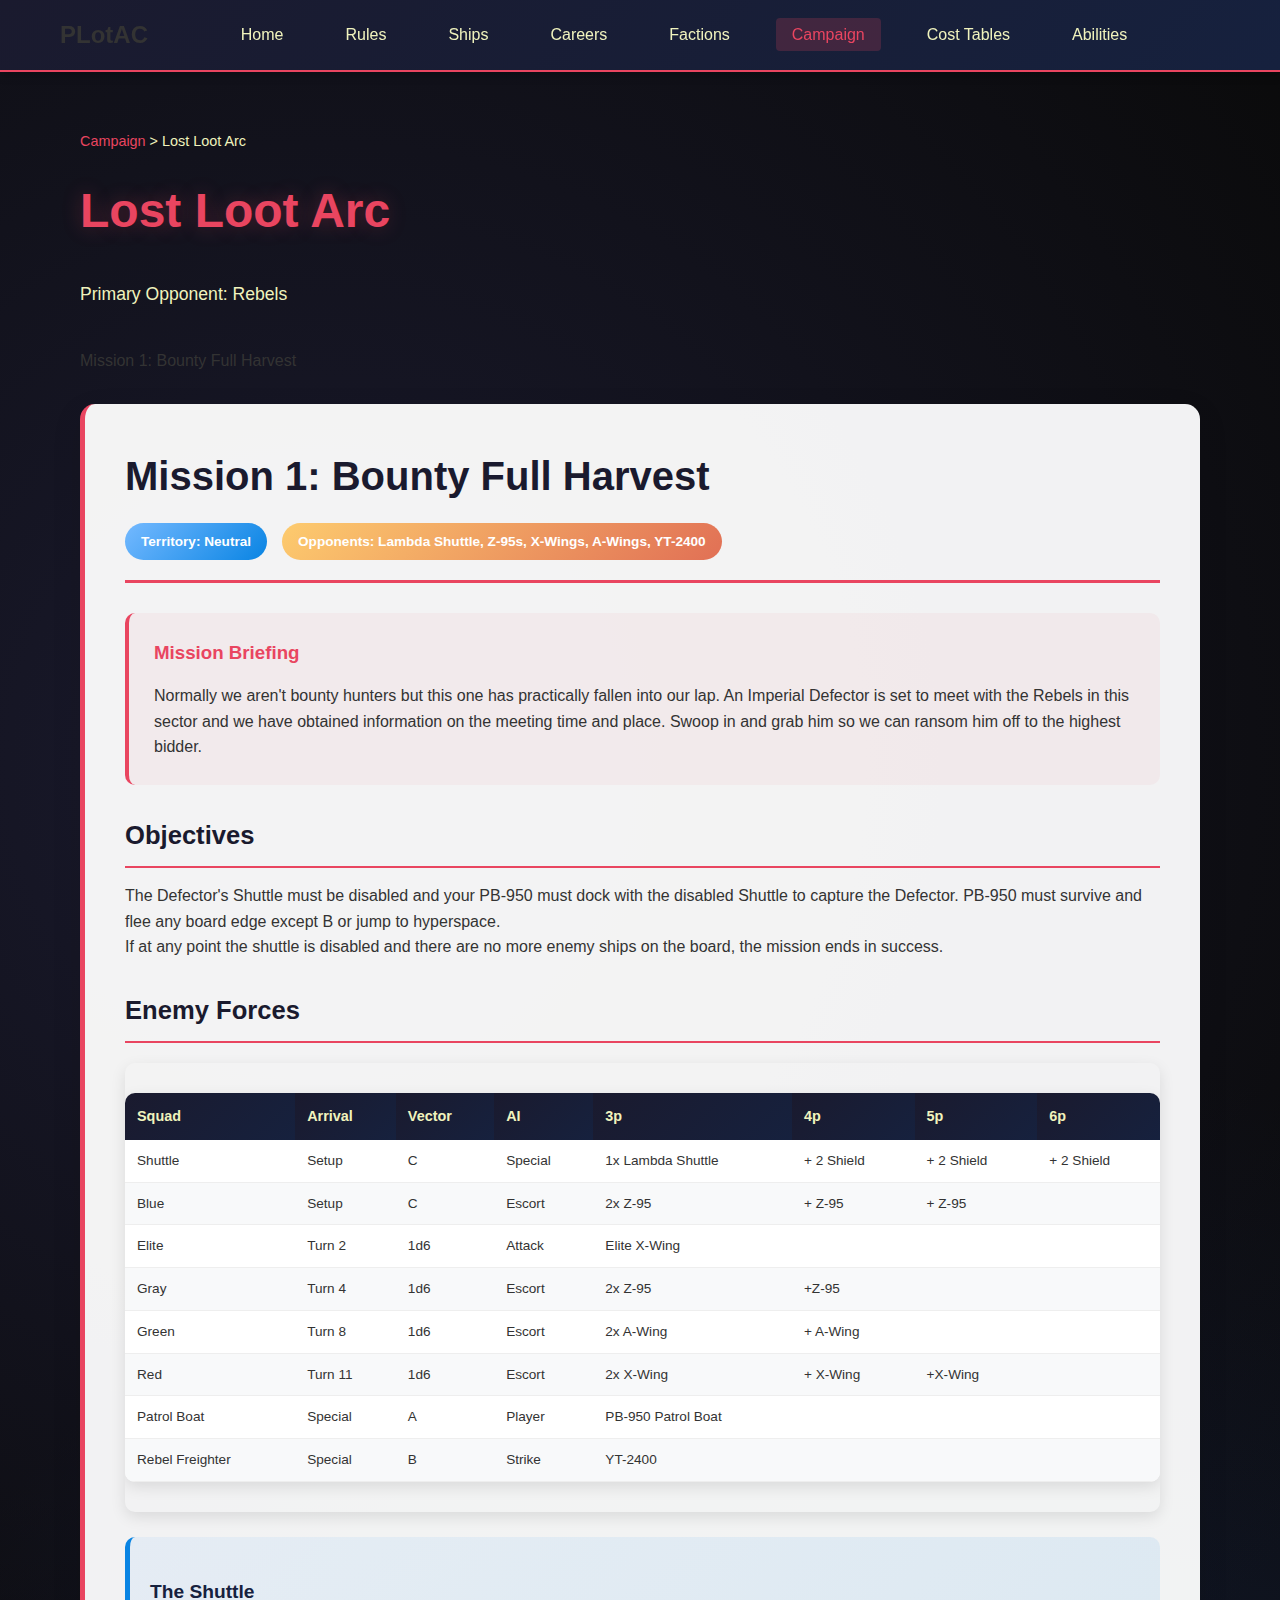
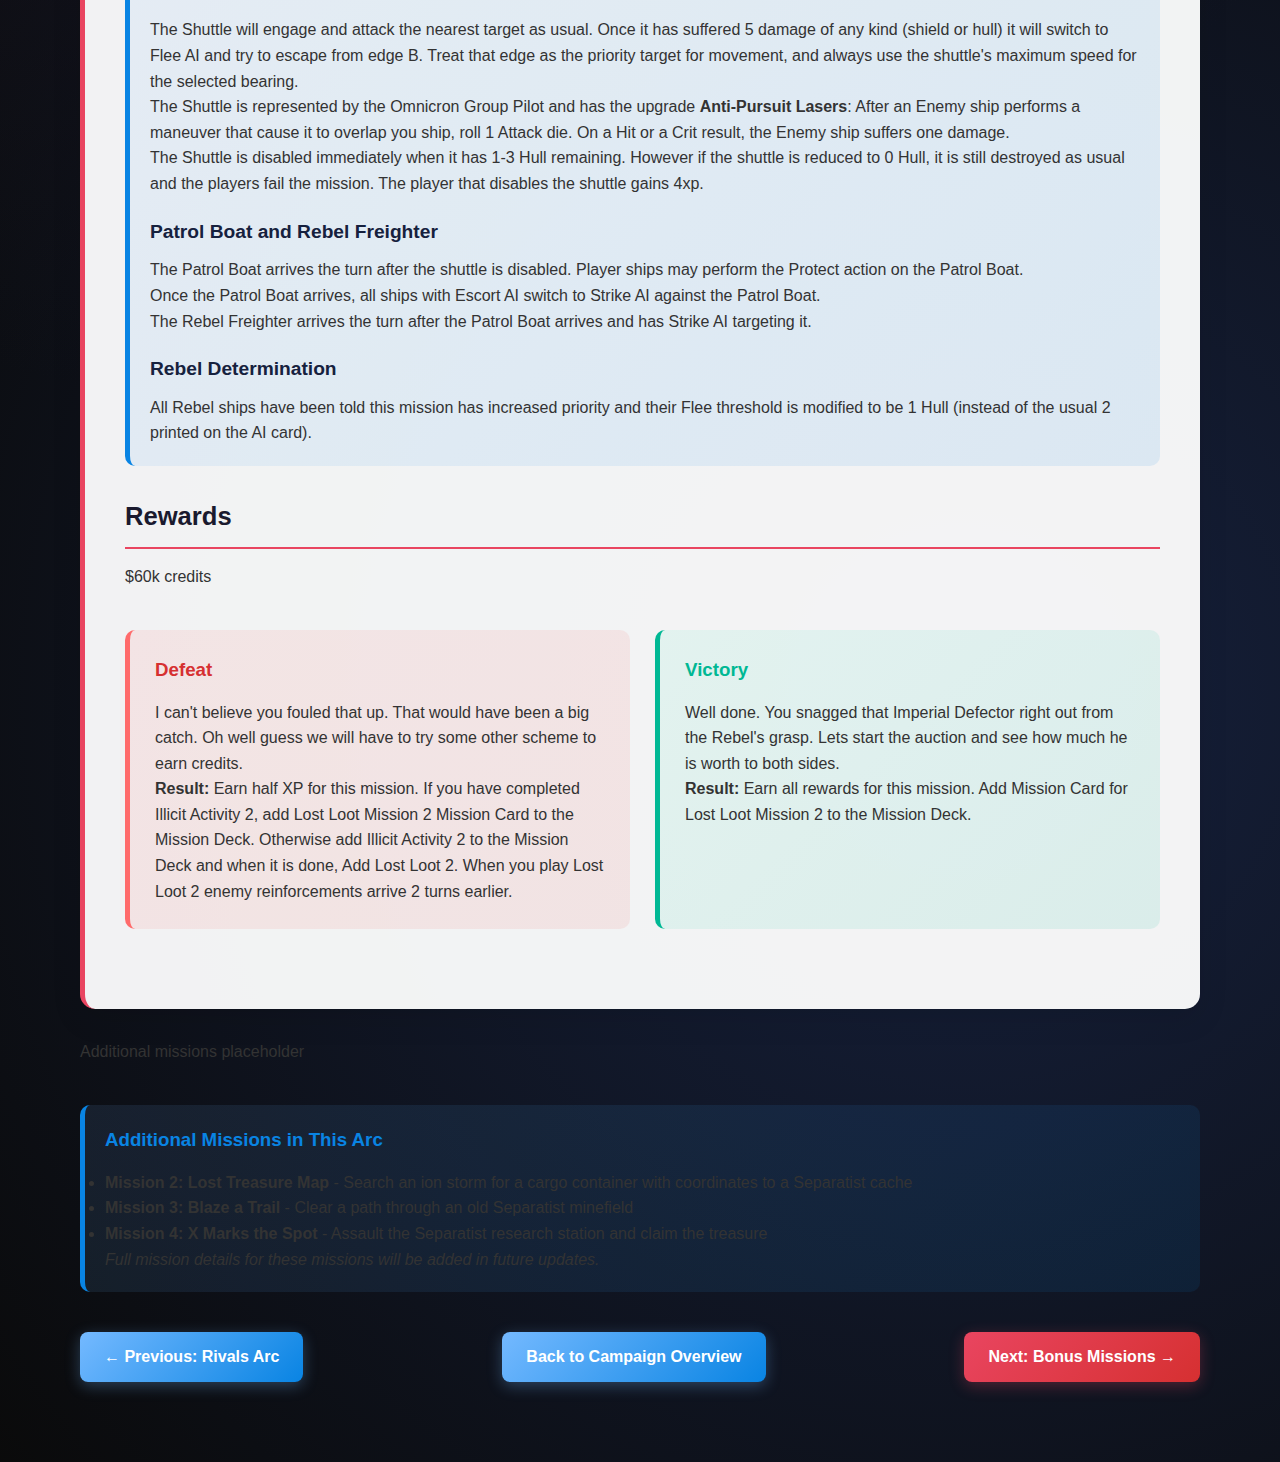
<file: campaign-lost-loot.html>
<!DOCTYPE html>
<html lang="en">
<head>
    <meta charset="UTF-8">
    <meta name="viewport" content="width=device-width, initial-scale=1.0">
    <title>Lost Loot Arc - Pirate Lords of the Arturi Cluster</title>
    <link rel="stylesheet" href="styles.css">
</head>
<body>
    <nav class="navbar">
        <div class="nav-container">
            <div class="nav-logo">
                <h2>PLotAC</h2>
            </div>
            <ul class="nav-menu">
                <li><a href="index.html">Home</a></li>
                <li><a href="rules.html">Rules</a></li>
                <li><a href="ships.html">Ships</a></li>
                <li><a href="careers.html">Careers</a></li>
                <li><a href="factions.html">Factions</a></li>
                <li><a href="campaign.html" class="active">Campaign</a></li>
                <li><a href="costs.html">Cost Tables</a></li>
                <li><a href="abilities.html">Abilities</a></li>
            </ul>
            <div class="hamburger">
                <span></span>
                <span></span>
                <span></span>
            </div>
        </div>
    </nav>

    <main class="main-content">
        <div class="container">
            <div class="breadcrumb">
                <a href="campaign.html">Campaign</a> &gt; <span>Lost Loot Arc</span>
            </div>

            <h1>Lost Loot Arc</h1>
            <p style="color: #f0f3bd; font-size: 1.1rem; margin-bottom: 40px;">Primary Opponent: Rebels</p>
            
             Mission 1: Bounty Full Harvest 
            <div class="mission-card">
                <div class="mission-header">
                    <h2>Mission 1: Bounty Full Harvest</h2>
                    <div class="mission-meta">
                        <span class="badge badge-neutral">Territory: Neutral</span>
                        <span class="badge badge-enemy">Opponents: Lambda Shuttle, Z-95s, X-Wings, A-Wings, YT-2400</span>
                    </div>
                </div>

                <div class="mission-briefing">
                    <h3>Mission Briefing</h3>
                    <p>Normally we aren't bounty hunters but this one has practically fallen into our lap. An Imperial Defector is set to meet with the Rebels in this sector and we have obtained information on the meeting time and place. Swoop in and grab him so we can ransom him off to the highest bidder.</p>
                </div>

                <div class="mission-section">
                    <h3>Objectives</h3>
                    <p>The Defector's Shuttle must be disabled and your PB-950 must dock with the disabled Shuttle to capture the Defector. PB-950 must survive and flee any board edge except B or jump to hyperspace.</p>
                    <p>If at any point the shuttle is disabled and there are no more enemy ships on the board, the mission ends in success.</p>
                </div>

                <div class="mission-section">
                    <h3>Enemy Forces</h3>
                    <div class="table-responsive">
                        <table class="data-table">
                            <thead>
                                <tr>
                                    <th>Squad</th>
                                    <th>Arrival</th>
                                    <th>Vector</th>
                                    <th>AI</th>
                                    <th>3p</th>
                                    <th>4p</th>
                                    <th>5p</th>
                                    <th>6p</th>
                                </tr>
                            </thead>
                            <tbody>
                                <tr>
                                    <td>Shuttle</td>
                                    <td>Setup</td>
                                    <td>C</td>
                                    <td>Special</td>
                                    <td>1x Lambda Shuttle</td>
                                    <td>+ 2 Shield</td>
                                    <td>+ 2 Shield</td>
                                    <td>+ 2 Shield</td>
                                </tr>
                                <tr>
                                    <td>Blue</td>
                                    <td>Setup</td>
                                    <td>C</td>
                                    <td>Escort</td>
                                    <td>2x Z-95</td>
                                    <td>+ Z-95</td>
                                    <td>+ Z-95</td>
                                    <td></td>
                                </tr>
                                <tr>
                                    <td>Elite</td>
                                    <td>Turn 2</td>
                                    <td>1d6</td>
                                    <td>Attack</td>
                                    <td colspan="4">Elite X-Wing</td>
                                </tr>
                                <tr>
                                    <td>Gray</td>
                                    <td>Turn 4</td>
                                    <td>1d6</td>
                                    <td>Escort</td>
                                    <td>2x Z-95</td>
                                    <td>+Z-95</td>
                                    <td></td>
                                    <td></td>
                                </tr>
                                <tr>
                                    <td>Green</td>
                                    <td>Turn 8</td>
                                    <td>1d6</td>
                                    <td>Escort</td>
                                    <td>2x A-Wing</td>
                                    <td>+ A-Wing</td>
                                    <td></td>
                                    <td></td>
                                </tr>
                                <tr>
                                    <td>Red</td>
                                    <td>Turn 11</td>
                                    <td>1d6</td>
                                    <td>Escort</td>
                                    <td>2x X-Wing</td>
                                    <td>+ X-Wing</td>
                                    <td>+X-Wing</td>
                                    <td></td>
                                </tr>
                                <tr>
                                    <td>Patrol Boat</td>
                                    <td>Special</td>
                                    <td>A</td>
                                    <td>Player</td>
                                    <td colspan="4">PB-950 Patrol Boat</td>
                                </tr>
                                <tr>
                                    <td>Rebel Freighter</td>
                                    <td>Special</td>
                                    <td>B</td>
                                    <td>Strike</td>
                                    <td colspan="4">YT-2400</td>
                                </tr>
                            </tbody>
                        </table>
                    </div>
                    
                    <div class="info-box">
                        <h4>The Shuttle</h4>
                        <p>The Shuttle will engage and attack the nearest target as usual. Once it has suffered 5 damage of any kind (shield or hull) it will switch to Flee AI and try to escape from edge B. Treat that edge as the priority target for movement, and always use the shuttle's maximum speed for the selected bearing.</p>
                        <p>The Shuttle is represented by the Omnicron Group Pilot and has the upgrade <strong>Anti-Pursuit Lasers</strong>: After an Enemy ship performs a maneuver that cause it to overlap you ship, roll 1 Attack die. On a Hit or a Crit result, the Enemy ship suffers one damage.</p>
                        <p>The Shuttle is disabled immediately when it has 1-3 Hull remaining. However if the shuttle is reduced to 0 Hull, it is still destroyed as usual and the players fail the mission. The player that disables the shuttle gains 4xp.</p>
                        
                        <h4>Patrol Boat and Rebel Freighter</h4>
                        <p>The Patrol Boat arrives the turn after the shuttle is disabled. Player ships may perform the Protect action on the Patrol Boat.</p>
                        <p>Once the Patrol Boat arrives, all ships with Escort AI switch to Strike AI against the Patrol Boat.</p>
                        <p>The Rebel Freighter arrives the turn after the Patrol Boat arrives and has Strike AI targeting it.</p>
                        
                        <h4>Rebel Determination</h4>
                        <p>All Rebel ships have been told this mission has increased priority and their Flee threshold is modified to be 1 Hull (instead of the usual 2 printed on the AI card).</p>
                    </div>
                </div>

                <div class="mission-section">
                    <h3>Rewards</h3>
                    <p>$60k credits</p>
                </div>

                <div class="mission-outcomes">
                    <div class="outcome-defeat">
                        <h3>Defeat</h3>
                        <p>I can't believe you fouled that up. That would have been a big catch. Oh well guess we will have to try some other scheme to earn credits.</p>
                        <p><strong>Result:</strong> Earn half XP for this mission. If you have completed Illicit Activity 2, add Lost Loot Mission 2 Mission Card to the Mission Deck. Otherwise add Illicit Activity 2 to the Mission Deck and when it is done, Add Lost Loot 2. When you play Lost Loot 2 enemy reinforcements arrive 2 turns earlier.</p>
                    </div>
                    
                    <div class="outcome-victory">
                        <h3>Victory</h3>
                        <p>Well done. You snagged that Imperial Defector right out from the Rebel's grasp. Lets start the auction and see how much he is worth to both sides.</p>
                        <p><strong>Result:</strong> Earn all rewards for this mission. Add Mission Card for Lost Loot Mission 2 to the Mission Deck.</p>
                    </div>
                </div>
            </div>

             Additional missions placeholder 
            <div class="info-box" style="margin-top: 40px;">
                <h3>Additional Missions in This Arc</h3>
                <ul>
                    <li><strong>Mission 2: Lost Treasure Map</strong> - Search an ion storm for a cargo container with coordinates to a Separatist cache</li>
                    <li><strong>Mission 3: Blaze a Trail</strong> - Clear a path through an old Separatist minefield</li>
                    <li><strong>Mission 4: X Marks the Spot</strong> - Assault the Separatist research station and claim the treasure</li>
                </ul>
                <p><em>Full mission details for these missions will be added in future updates.</em></p>
            </div>

            <div class="mission-nav">
                <a href="campaign-rivals.html" class="btn-secondary">← Previous: Rivals Arc</a>
                <a href="campaign.html" class="btn-secondary">Back to Campaign Overview</a>
                <a href="campaign-bonus.html" class="btn-primary">Next: Bonus Missions →</a>
            </div>
        </div>
    </main>

    <script src="script.js"></script>
</body>
</html>
</file>
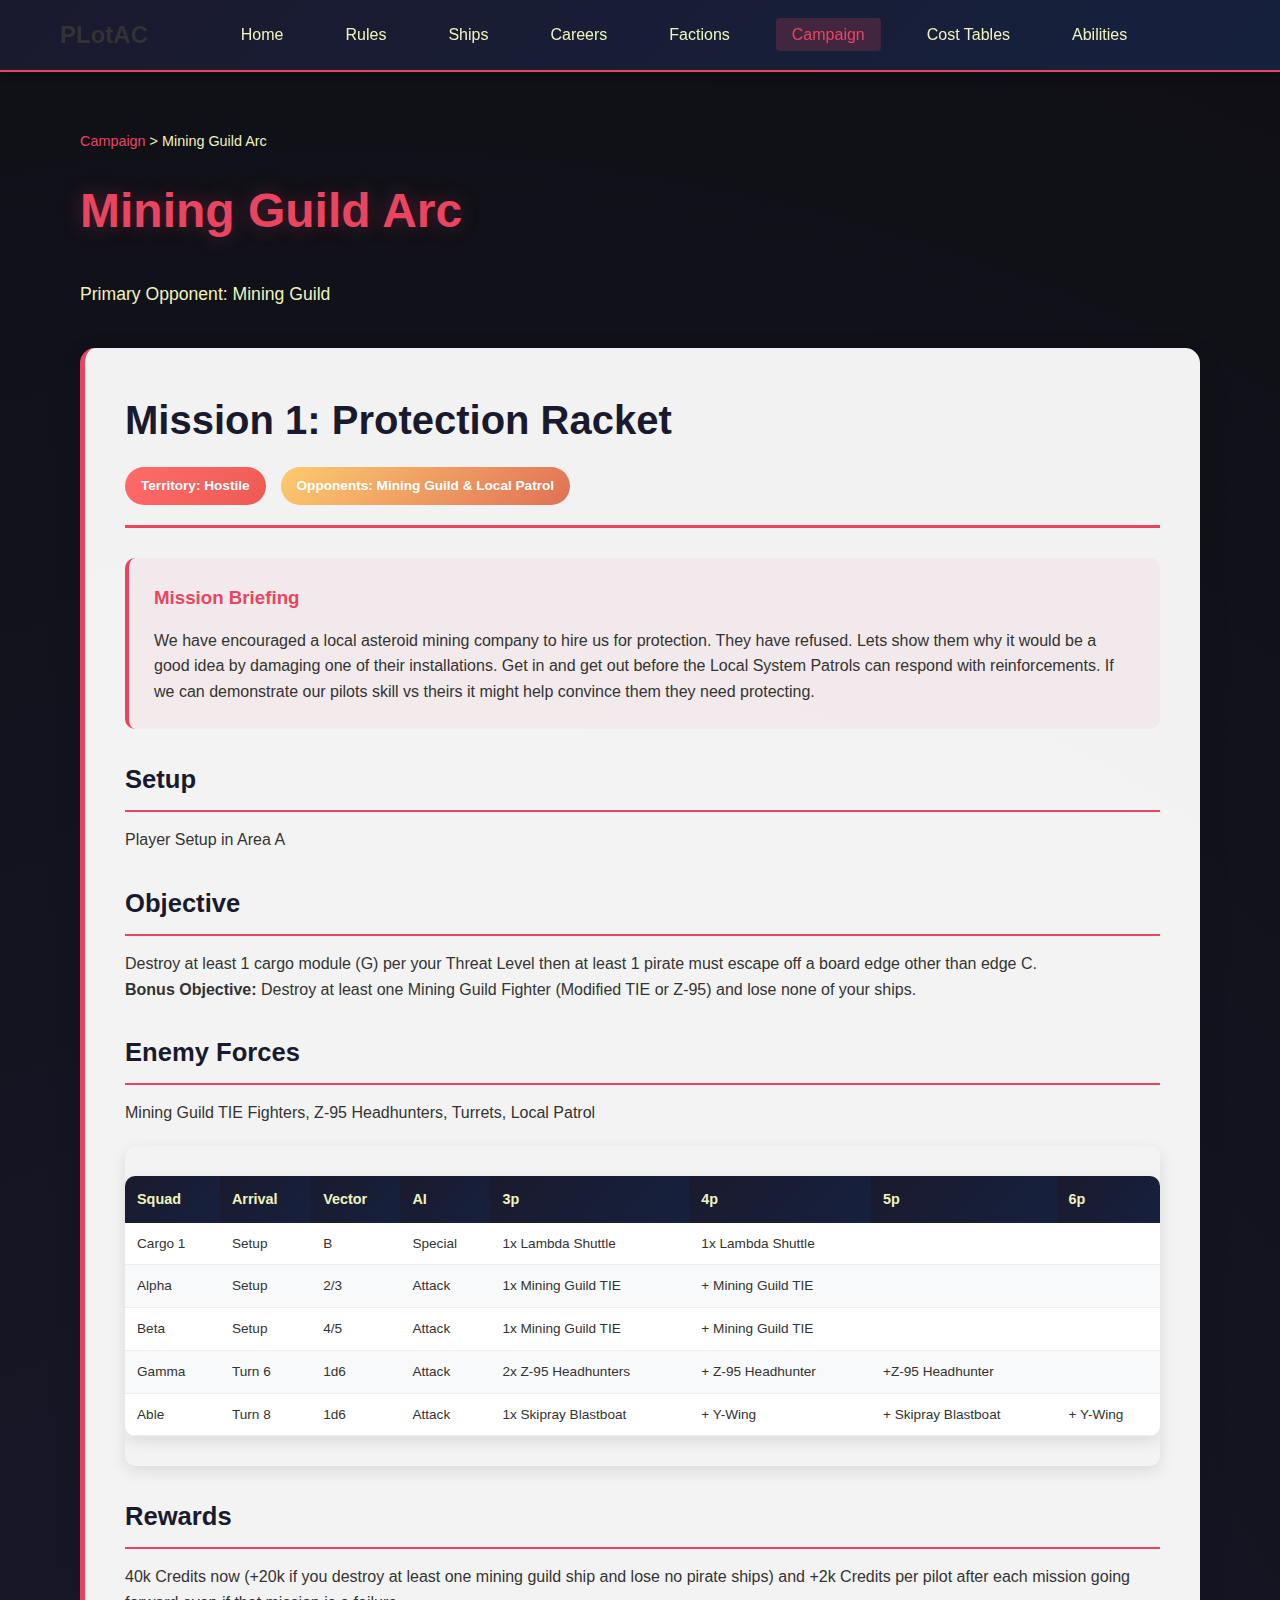
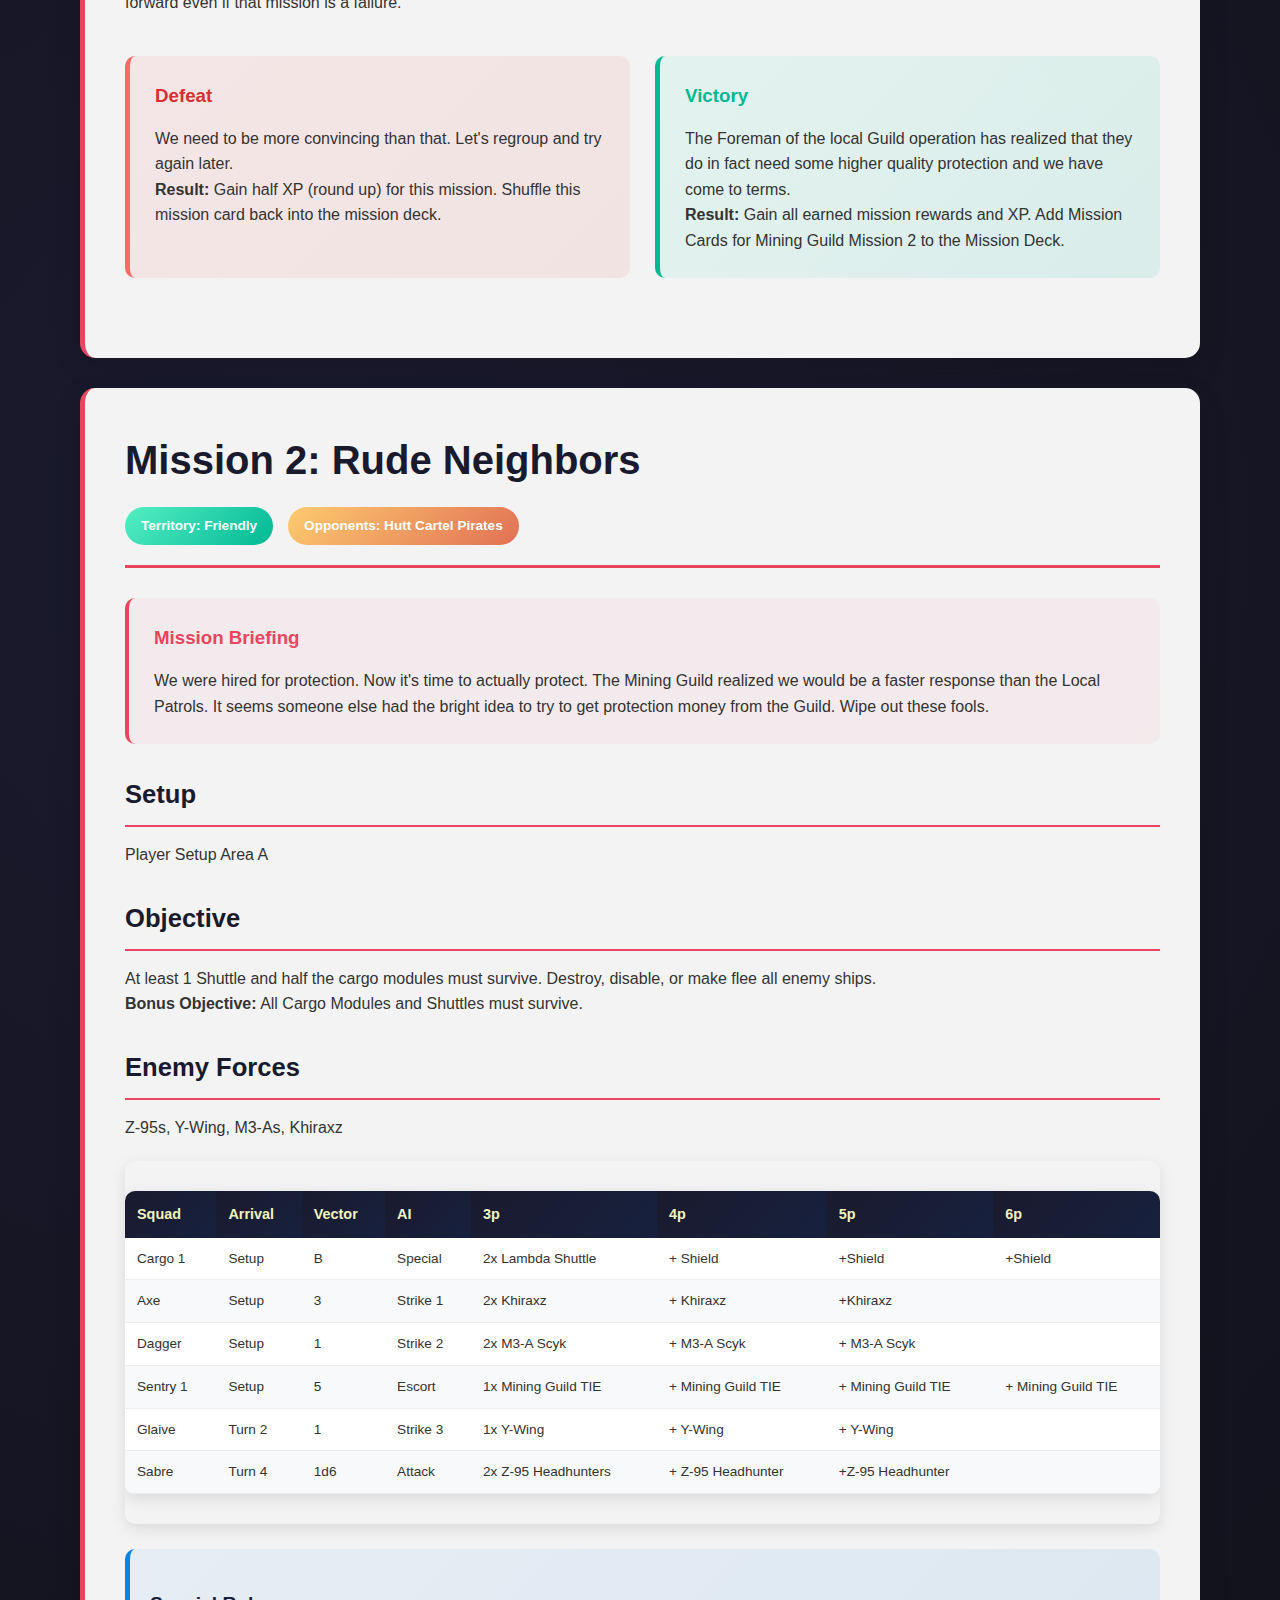
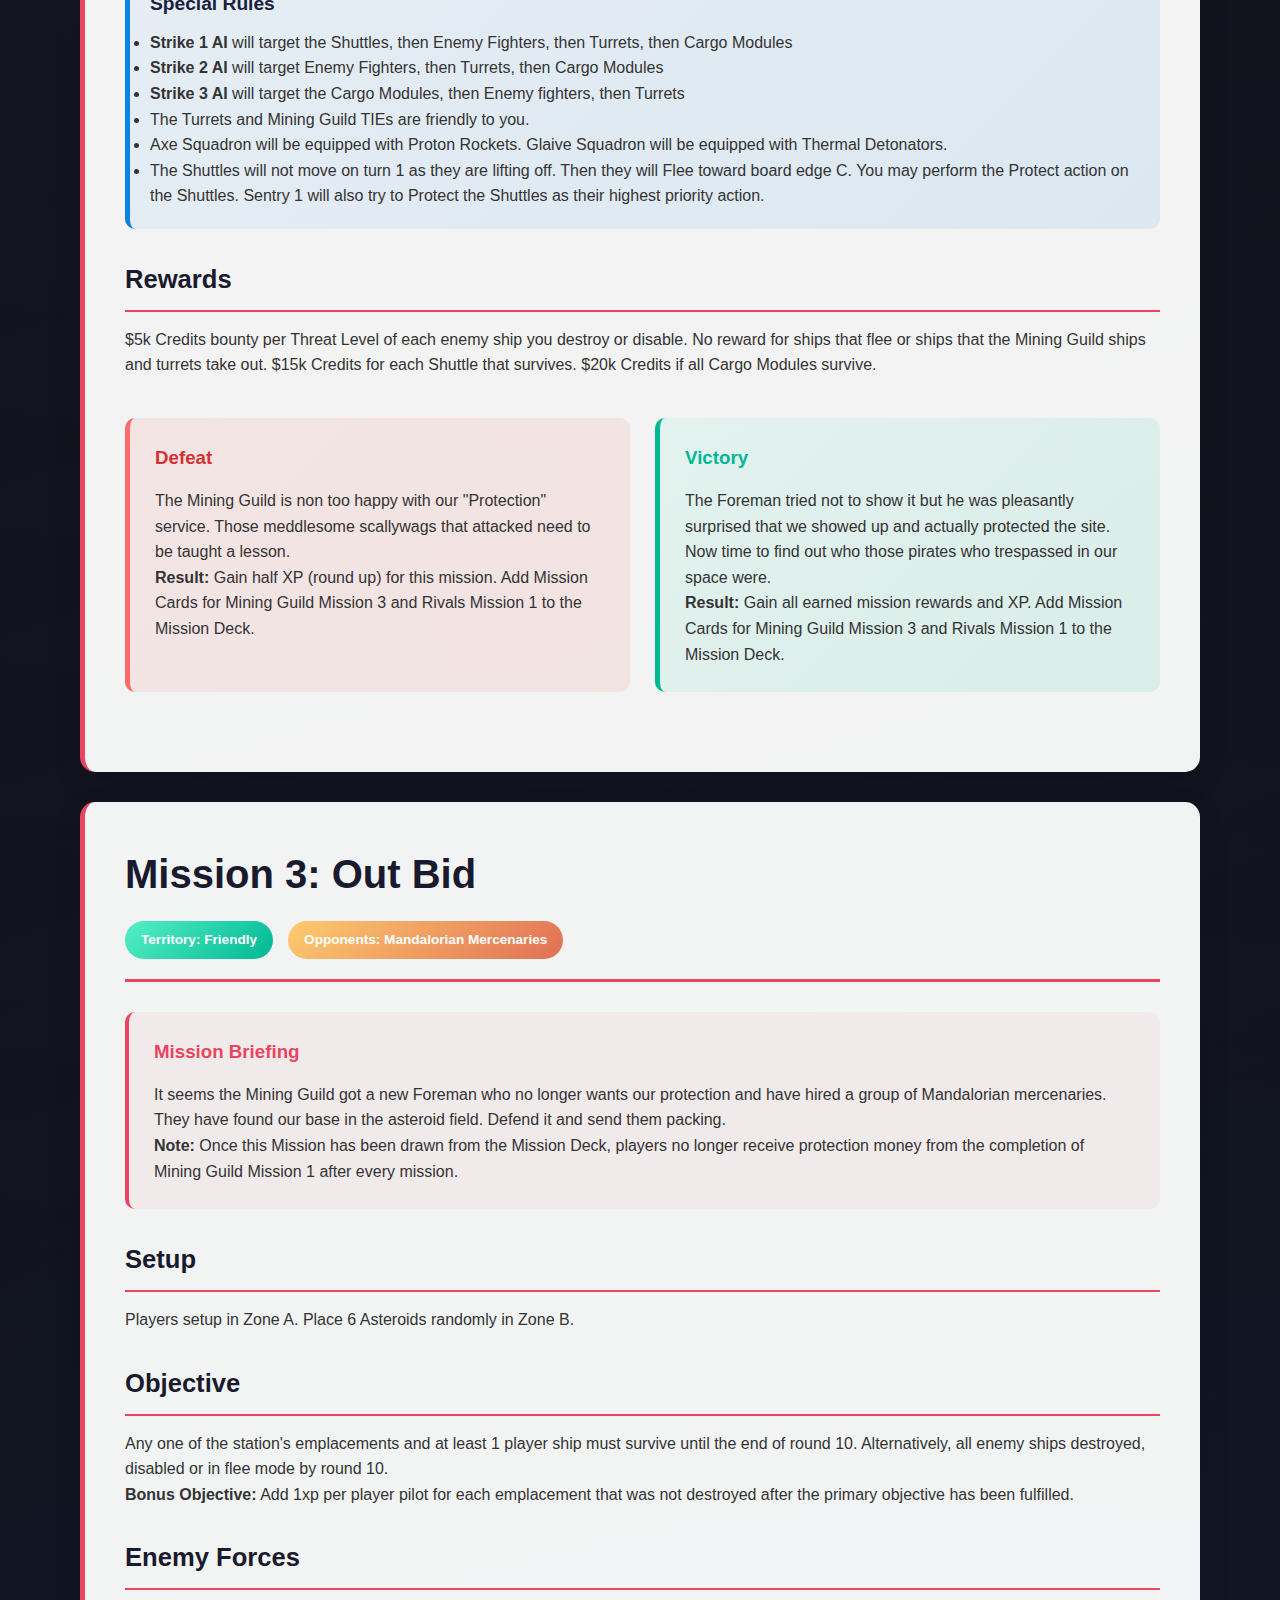
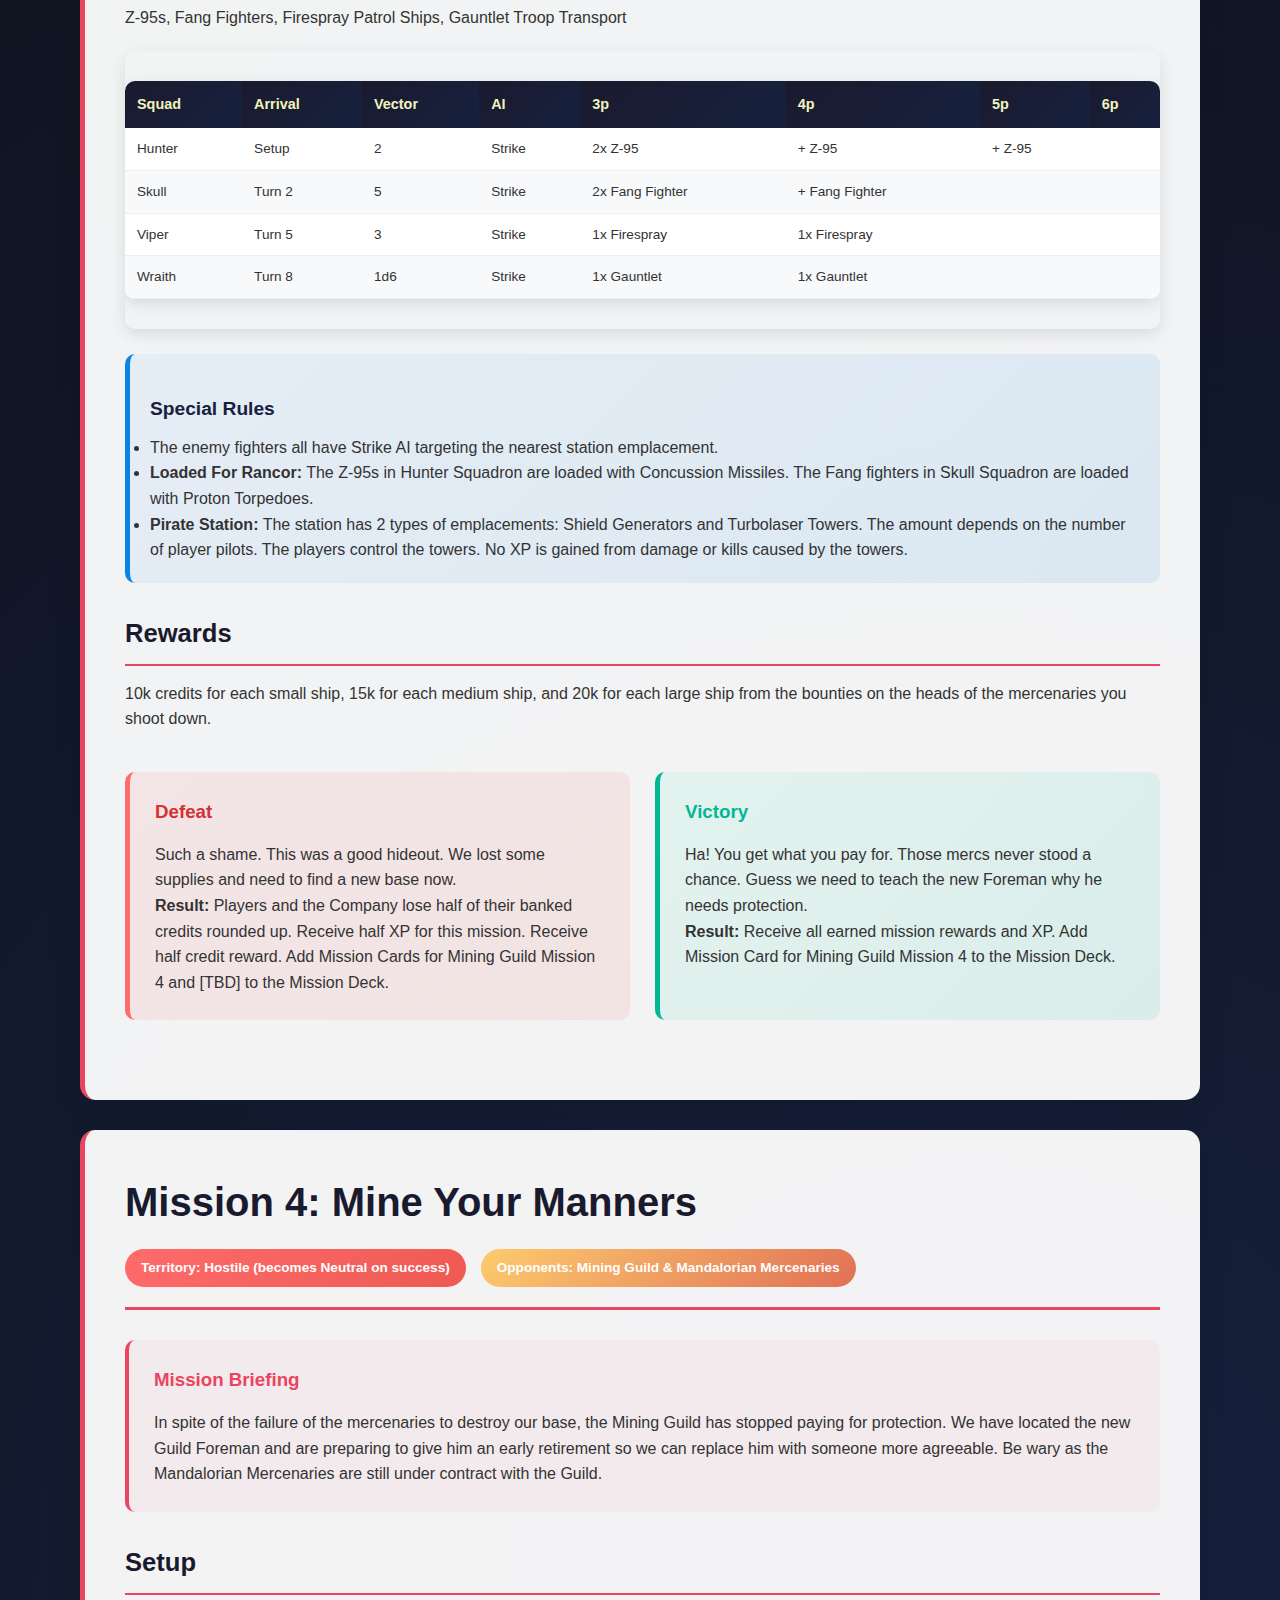
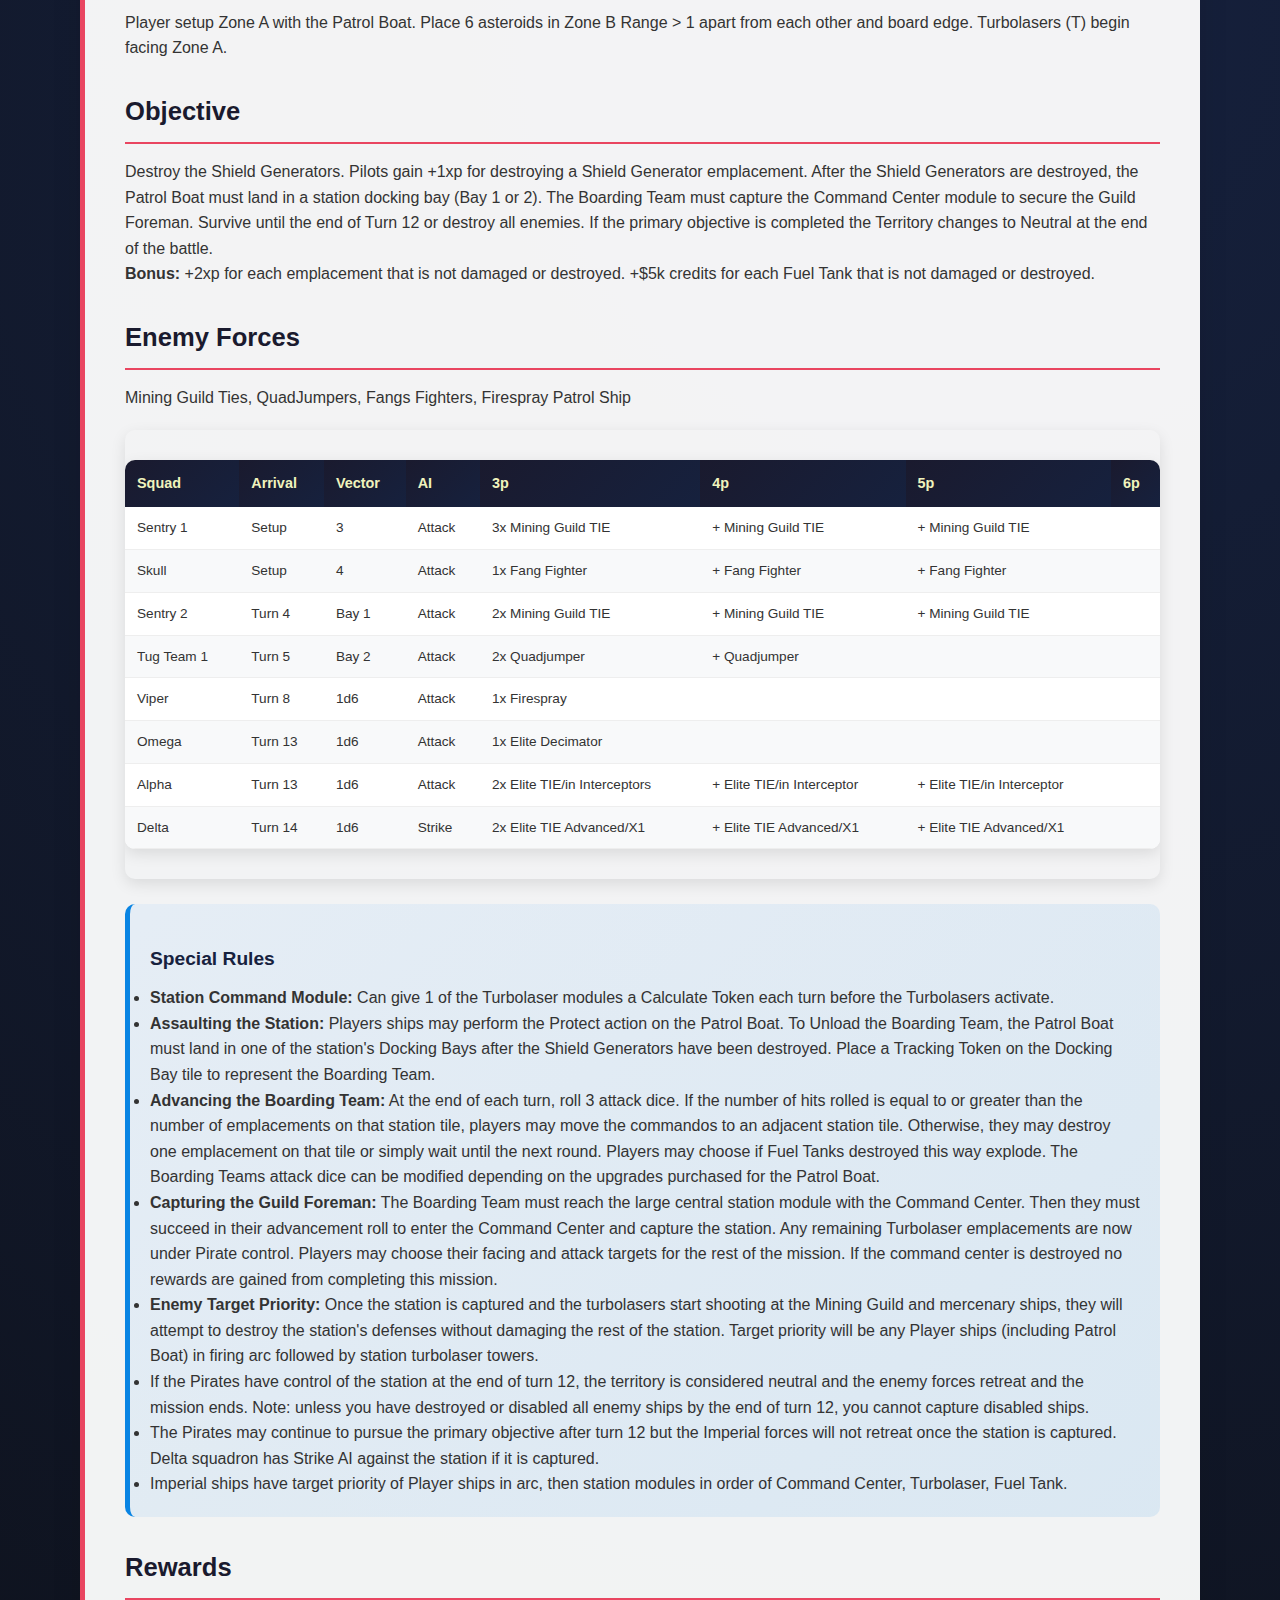
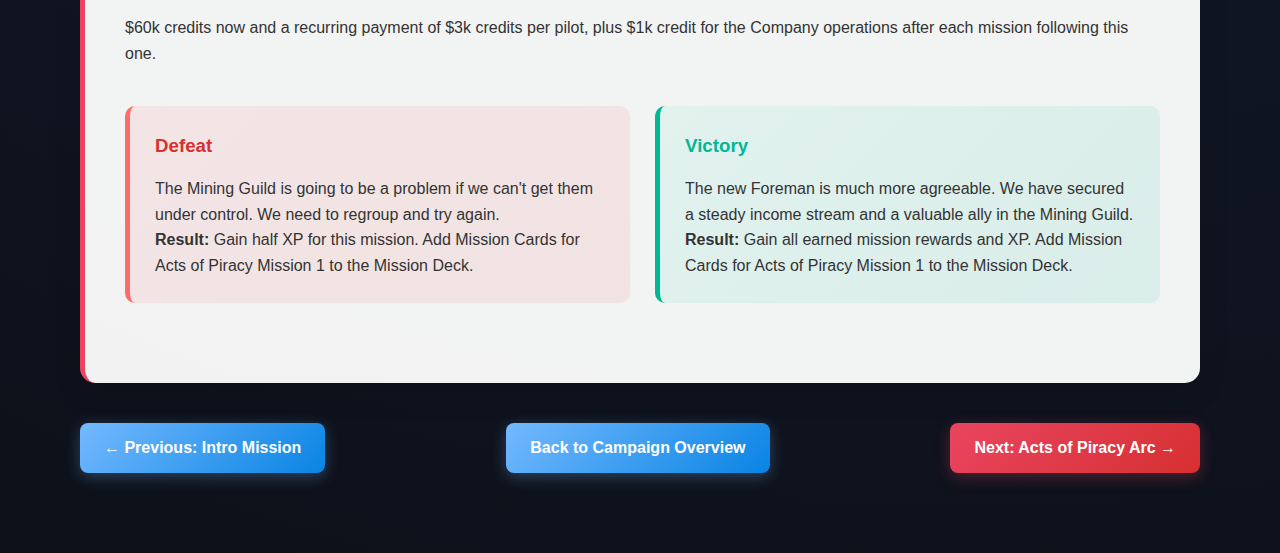
<file: campaign-mining-guild.html>
<!DOCTYPE html>
<html lang="en">
<head>
    <meta charset="UTF-8">
    <meta name="viewport" content="width=device-width, initial-scale=1.0">
    <title>Mining Guild Arc - Pirate Lords of the Arturi Cluster</title>
    <link rel="stylesheet" href="styles.css">
</head>
<body>
    <nav class="navbar">
        <div class="nav-container">
            <div class="nav-logo">
                <h2>PLotAC</h2>
            </div>
            <ul class="nav-menu">
                <li><a href="index.html">Home</a></li>
                <li><a href="rules.html">Rules</a></li>
                <li><a href="ships.html">Ships</a></li>
                <li><a href="careers.html">Careers</a></li>
                <li><a href="factions.html">Factions</a></li>
                <li><a href="campaign.html" class="active">Campaign</a></li>
                <li><a href="costs.html">Cost Tables</a></li>
                <li><a href="abilities.html">Abilities</a></li>
            </ul>
            <div class="hamburger">
                <span></span>
                <span></span>
                <span></span>
            </div>
        </div>
    </nav>

    <main class="main-content">
        <div class="container">
            <div class="breadcrumb">
                <a href="campaign.html">Campaign</a> &gt; <span>Mining Guild Arc</span>
            </div>

            <h1>Mining Guild Arc</h1>
            <p style="color: #f0f3bd; font-size: 1.1rem; margin-bottom: 40px;">Primary Opponent: Mining Guild</p>
            
            <!-- Mission 1: Protection Racket -->
            <div class="mission-card">
                <div class="mission-header">
                    <h2>Mission 1: Protection Racket</h2>
                    <div class="mission-meta">
                        <span class="badge badge-hostile">Territory: Hostile</span>
                        <span class="badge badge-enemy">Opponents: Mining Guild & Local Patrol</span>
                    </div>
                </div>

                <div class="mission-briefing">
                    <h3>Mission Briefing</h3>
                    <p>We have encouraged a local asteroid mining company to hire us for protection. They have refused. Lets show them why it would be a good idea by damaging one of their installations. Get in and get out before the Local System Patrols can respond with reinforcements. If we can demonstrate our pilots skill vs theirs it might help convince them they need protecting.</p>
                </div>

                <div class="mission-section">
                    <h3>Setup</h3>
                    <p>Player Setup in Area A</p>
                </div>

                <div class="mission-section">
                    <h3>Objective</h3>
                    <p>Destroy at least 1 cargo module (G) per your Threat Level then at least 1 pirate must escape off a board edge other than edge C.</p>
                    <p><strong>Bonus Objective:</strong> Destroy at least one Mining Guild Fighter (Modified TIE or Z-95) and lose none of your ships.</p>
                </div>

                <div class="mission-section">
                    <h3>Enemy Forces</h3>
                    <p>Mining Guild TIE Fighters, Z-95 Headhunters, Turrets, Local Patrol</p>
                    
                    <div class="table-responsive">
                        <table class="data-table">
                            <thead>
                                <tr>
                                    <th>Squad</th>
                                    <th>Arrival</th>
                                    <th>Vector</th>
                                    <th>AI</th>
                                    <th>3p</th>
                                    <th>4p</th>
                                    <th>5p</th>
                                    <th>6p</th>
                                </tr>
                            </thead>
                            <tbody>
                                <tr>
                                    <td>Cargo 1</td>
                                    <td>Setup</td>
                                    <td>B</td>
                                    <td>Special</td>
                                    <td>1x Lambda Shuttle</td>
                                    <td>1x Lambda Shuttle</td>
                                    <td></td>
                                    <td></td>
                                </tr>
                                <tr>
                                    <td>Alpha</td>
                                    <td>Setup</td>
                                    <td>2/3</td>
                                    <td>Attack</td>
                                    <td>1x Mining Guild TIE</td>
                                    <td>+ Mining Guild TIE</td>
                                    <td></td>
                                    <td></td>
                                </tr>
                                <tr>
                                    <td>Beta</td>
                                    <td>Setup</td>
                                    <td>4/5</td>
                                    <td>Attack</td>
                                    <td>1x Mining Guild TIE</td>
                                    <td>+ Mining Guild TIE</td>
                                    <td></td>
                                    <td></td>
                                </tr>
                                <tr>
                                    <td>Gamma</td>
                                    <td>Turn 6</td>
                                    <td>1d6</td>
                                    <td>Attack</td>
                                    <td>2x Z-95 Headhunters</td>
                                    <td>+ Z-95 Headhunter</td>
                                    <td>+Z-95 Headhunter</td>
                                    <td></td>
                                </tr>
                                <tr>
                                    <td>Able</td>
                                    <td>Turn 8</td>
                                    <td>1d6</td>
                                    <td>Attack</td>
                                    <td>1x Skipray Blastboat</td>
                                    <td>+ Y-Wing</td>
                                    <td>+ Skipray Blastboat</td>
                                    <td>+ Y-Wing</td>
                                </tr>
                            </tbody>
                        </table>
                    </div>
                </div>

                <div class="mission-section">
                    <h3>Rewards</h3>
                    <p>40k Credits now (+20k if you destroy at least one mining guild ship and lose no pirate ships) and +2k Credits per pilot after each mission going forward even if that mission is a failure.</p>
                </div>

                <div class="mission-outcomes">
                    <div class="outcome-defeat">
                        <h3>Defeat</h3>
                        <p>We need to be more convincing than that. Let's regroup and try again later.</p>
                        <p><strong>Result:</strong> Gain half XP (round up) for this mission. Shuffle this mission card back into the mission deck.</p>
                    </div>
                    
                    <div class="outcome-victory">
                        <h3>Victory</h3>
                        <p>The Foreman of the local Guild operation has realized that they do in fact need some higher quality protection and we have come to terms.</p>
                        <p><strong>Result:</strong> Gain all earned mission rewards and XP. Add Mission Cards for Mining Guild Mission 2 to the Mission Deck.</p>
                    </div>
                </div>
            </div>

            <!-- Mission 2: Rude Neighbors -->
            <div class="mission-card">
                <div class="mission-header">
                    <h2>Mission 2: Rude Neighbors</h2>
                    <div class="mission-meta">
                        <span class="badge badge-friendly">Territory: Friendly</span>
                        <span class="badge badge-enemy">Opponents: Hutt Cartel Pirates</span>
                    </div>
                </div>

                <div class="mission-briefing">
                    <h3>Mission Briefing</h3>
                    <p>We were hired for protection. Now it's time to actually protect. The Mining Guild realized we would be a faster response than the Local Patrols. It seems someone else had the bright idea to try to get protection money from the Guild. Wipe out these fools.</p>
                </div>

                <div class="mission-section">
                    <h3>Setup</h3>
                    <p>Player Setup Area A</p>
                </div>

                <div class="mission-section">
                    <h3>Objective</h3>
                    <p>At least 1 Shuttle and half the cargo modules must survive. Destroy, disable, or make flee all enemy ships.</p>
                    <p><strong>Bonus Objective:</strong> All Cargo Modules and Shuttles must survive.</p>
                </div>

                <div class="mission-section">
                    <h3>Enemy Forces</h3>
                    <p>Z-95s, Y-Wing, M3-As, Khiraxz</p>
                    
                    <div class="table-responsive">
                        <table class="data-table">
                            <thead>
                                <tr>
                                    <th>Squad</th>
                                    <th>Arrival</th>
                                    <th>Vector</th>
                                    <th>AI</th>
                                    <th>3p</th>
                                    <th>4p</th>
                                    <th>5p</th>
                                    <th>6p</th>
                                </tr>
                            </thead>
                            <tbody>
                                <tr>
                                    <td>Cargo 1</td>
                                    <td>Setup</td>
                                    <td>B</td>
                                    <td>Special</td>
                                    <td>2x Lambda Shuttle</td>
                                    <td>+ Shield</td>
                                    <td>+Shield</td>
                                    <td>+Shield</td>
                                </tr>
                                <tr>
                                    <td>Axe</td>
                                    <td>Setup</td>
                                    <td>3</td>
                                    <td>Strike 1</td>
                                    <td>2x Khiraxz</td>
                                    <td>+ Khiraxz</td>
                                    <td>+Khiraxz</td>
                                    <td></td>
                                </tr>
                                <tr>
                                    <td>Dagger</td>
                                    <td>Setup</td>
                                    <td>1</td>
                                    <td>Strike 2</td>
                                    <td>2x M3-A Scyk</td>
                                    <td>+ M3-A Scyk</td>
                                    <td>+ M3-A Scyk</td>
                                    <td></td>
                                </tr>
                                <tr>
                                    <td>Sentry 1</td>
                                    <td>Setup</td>
                                    <td>5</td>
                                    <td>Escort</td>
                                    <td>1x Mining Guild TIE</td>
                                    <td>+ Mining Guild TIE</td>
                                    <td>+ Mining Guild TIE</td>
                                    <td>+ Mining Guild TIE</td>
                                </tr>
                                <tr>
                                    <td>Glaive</td>
                                    <td>Turn 2</td>
                                    <td>1</td>
                                    <td>Strike 3</td>
                                    <td>1x Y-Wing</td>
                                    <td>+ Y-Wing</td>
                                    <td>+ Y-Wing</td>
                                    <td></td>
                                </tr>
                                <tr>
                                    <td>Sabre</td>
                                    <td>Turn 4</td>
                                    <td>1d6</td>
                                    <td>Attack</td>
                                    <td>2x Z-95 Headhunters</td>
                                    <td>+ Z-95 Headhunter</td>
                                    <td>+Z-95 Headhunter</td>
                                    <td></td>
                                </tr>
                            </tbody>
                        </table>
                    </div>
                    
                    <div class="info-box">
                        <h4>Special Rules</h4>
                        <ul>
                            <li><strong>Strike 1 AI</strong> will target the Shuttles, then Enemy Fighters, then Turrets, then Cargo Modules</li>
                            <li><strong>Strike 2 AI</strong> will target Enemy Fighters, then Turrets, then Cargo Modules</li>
                            <li><strong>Strike 3 AI</strong> will target the Cargo Modules, then Enemy fighters, then Turrets</li>
                            <li>The Turrets and Mining Guild TIEs are friendly to you.</li>
                            <li>Axe Squadron will be equipped with Proton Rockets. Glaive Squadron will be equipped with Thermal Detonators.</li>
                            <li>The Shuttles will not move on turn 1 as they are lifting off. Then they will Flee toward board edge C. You may perform the Protect action on the Shuttles. Sentry 1 will also try to Protect the Shuttles as their highest priority action.</li>
                        </ul>
                    </div>
                </div>

                <div class="mission-section">
                    <h3>Rewards</h3>
                    <p>$5k Credits bounty per Threat Level of each enemy ship you destroy or disable. No reward for ships that flee or ships that the Mining Guild ships and turrets take out. $15k Credits for each Shuttle that survives. $20k Credits if all Cargo Modules survive.</p>
                </div>

                <div class="mission-outcomes">
                    <div class="outcome-defeat">
                        <h3>Defeat</h3>
                        <p>The Mining Guild is non too happy with our "Protection" service. Those meddlesome scallywags that attacked need to be taught a lesson.</p>
                        <p><strong>Result:</strong> Gain half XP (round up) for this mission. Add Mission Cards for Mining Guild Mission 3 and Rivals Mission 1 to the Mission Deck.</p>
                    </div>
                    
                    <div class="outcome-victory">
                        <h3>Victory</h3>
                        <p>The Foreman tried not to show it but he was pleasantly surprised that we showed up and actually protected the site. Now time to find out who those pirates who trespassed in our space were.</p>
                        <p><strong>Result:</strong> Gain all earned mission rewards and XP. Add Mission Cards for Mining Guild Mission 3 and Rivals Mission 1 to the Mission Deck.</p>
                    </div>
                </div>
            </div>

            <!-- Mission 3: Out Bid -->
            <div class="mission-card">
                <div class="mission-header">
                    <h2>Mission 3: Out Bid</h2>
                    <div class="mission-meta">
                        <span class="badge badge-friendly">Territory: Friendly</span>
                        <span class="badge badge-enemy">Opponents: Mandalorian Mercenaries</span>
                    </div>
                </div>

                <div class="mission-briefing">
                    <h3>Mission Briefing</h3>
                    <p>It seems the Mining Guild got a new Foreman who no longer wants our protection and have hired a group of Mandalorian mercenaries. They have found our base in the asteroid field. Defend it and send them packing.</p>
                    <p><strong>Note:</strong> Once this Mission has been drawn from the Mission Deck, players no longer receive protection money from the completion of Mining Guild Mission 1 after every mission.</p>
                </div>

                <div class="mission-section">
                    <h3>Setup</h3>
                    <p>Players setup in Zone A. Place 6 Asteroids randomly in Zone B.</p>
                </div>

                <div class="mission-section">
                    <h3>Objective</h3>
                    <p>Any one of the station's emplacements and at least 1 player ship must survive until the end of round 10. Alternatively, all enemy ships destroyed, disabled or in flee mode by round 10.</p>
                    <p><strong>Bonus Objective:</strong> Add 1xp per player pilot for each emplacement that was not destroyed after the primary objective has been fulfilled.</p>
                </div>

                <div class="mission-section">
                    <h3>Enemy Forces</h3>
                    <p>Z-95s, Fang Fighters, Firespray Patrol Ships, Gauntlet Troop Transport</p>
                    
                    <div class="table-responsive">
                        <table class="data-table">
                            <thead>
                                <tr>
                                    <th>Squad</th>
                                    <th>Arrival</th>
                                    <th>Vector</th>
                                    <th>AI</th>
                                    <th>3p</th>
                                    <th>4p</th>
                                    <th>5p</th>
                                    <th>6p</th>
                                </tr>
                            </thead>
                            <tbody>
                                <tr>
                                    <td>Hunter</td>
                                    <td>Setup</td>
                                    <td>2</td>
                                    <td>Strike</td>
                                    <td>2x Z-95</td>
                                    <td>+ Z-95</td>
                                    <td>+ Z-95</td>
                                    <td></td>
                                </tr>
                                <tr>
                                    <td>Skull</td>
                                    <td>Turn 2</td>
                                    <td>5</td>
                                    <td>Strike</td>
                                    <td>2x Fang Fighter</td>
                                    <td>+ Fang Fighter</td>
                                    <td></td>
                                    <td></td>
                                </tr>
                                <tr>
                                    <td>Viper</td>
                                    <td>Turn 5</td>
                                    <td>3</td>
                                    <td>Strike</td>
                                    <td>1x Firespray</td>
                                    <td>1x Firespray</td>
                                    <td></td>
                                    <td></td>
                                </tr>
                                <tr>
                                    <td>Wraith</td>
                                    <td>Turn 8</td>
                                    <td>1d6</td>
                                    <td>Strike</td>
                                    <td>1x Gauntlet</td>
                                    <td>1x Gauntlet</td>
                                    <td></td>
                                    <td></td>
                                </tr>
                            </tbody>
                        </table>
                    </div>
                    
                    <div class="info-box">
                        <h4>Special Rules</h4>
                        <ul>
                            <li>The enemy fighters all have Strike AI targeting the nearest station emplacement.</li>
                            <li><strong>Loaded For Rancor:</strong> The Z-95s in Hunter Squadron are loaded with Concussion Missiles. The Fang fighters in Skull Squadron are loaded with Proton Torpedoes.</li>
                            <li><strong>Pirate Station:</strong> The station has 2 types of emplacements: Shield Generators and Turbolaser Towers. The amount depends on the number of player pilots. The players control the towers. No XP is gained from damage or kills caused by the towers.</li>
                        </ul>
                    </div>
                </div>

                <div class="mission-section">
                    <h3>Rewards</h3>
                    <p>10k credits for each small ship, 15k for each medium ship, and 20k for each large ship from the bounties on the heads of the mercenaries you shoot down.</p>
                </div>

                <div class="mission-outcomes">
                    <div class="outcome-defeat">
                        <h3>Defeat</h3>
                        <p>Such a shame. This was a good hideout. We lost some supplies and need to find a new base now.</p>
                        <p><strong>Result:</strong> Players and the Company lose half of their banked credits rounded up. Receive half XP for this mission. Receive half credit reward. Add Mission Cards for Mining Guild Mission 4 and [TBD] to the Mission Deck.</p>
                    </div>
                    
                    <div class="outcome-victory">
                        <h3>Victory</h3>
                        <p>Ha! You get what you pay for. Those mercs never stood a chance. Guess we need to teach the new Foreman why he needs protection.</p>
                        <p><strong>Result:</strong> Receive all earned mission rewards and XP. Add Mission Card for Mining Guild Mission 4 to the Mission Deck.</p>
                    </div>
                </div>
            </div>

            <!-- Mission 4: Mine Your Manners -->
            <div class="mission-card">
                <div class="mission-header">
                    <h2>Mission 4: Mine Your Manners</h2>
                    <div class="mission-meta">
                        <span class="badge badge-hostile">Territory: Hostile (becomes Neutral on success)</span>
                        <span class="badge badge-enemy">Opponents: Mining Guild & Mandalorian Mercenaries</span>
                    </div>
                </div>

                <div class="mission-briefing">
                    <h3>Mission Briefing</h3>
                    <p>In spite of the failure of the mercenaries to destroy our base, the Mining Guild has stopped paying for protection. We have located the new Guild Foreman and are preparing to give him an early retirement so we can replace him with someone more agreeable. Be wary as the Mandalorian Mercenaries are still under contract with the Guild.</p>
                </div>

                <div class="mission-section">
                    <h3>Setup</h3>
                    <p>Player setup Zone A with the Patrol Boat. Place 6 asteroids in Zone B Range > 1 apart from each other and board edge. Turbolasers (T) begin facing Zone A.</p>
                </div>

                <div class="mission-section">
                    <h3>Objective</h3>
                    <p>Destroy the Shield Generators. Pilots gain +1xp for destroying a Shield Generator emplacement. After the Shield Generators are destroyed, the Patrol Boat must land in a station docking bay (Bay 1 or 2). The Boarding Team must capture the Command Center module to secure the Guild Foreman. Survive until the end of Turn 12 or destroy all enemies. If the primary objective is completed the Territory changes to Neutral at the end of the battle.</p>
                    <p><strong>Bonus:</strong> +2xp for each emplacement that is not damaged or destroyed. +$5k credits for each Fuel Tank that is not damaged or destroyed.</p>
                </div>

                <div class="mission-section">
                    <h3>Enemy Forces</h3>
                    <p>Mining Guild Ties, QuadJumpers, Fangs Fighters, Firespray Patrol Ship</p>
                    
                    <div class="table-responsive">
                        <table class="data-table">
                            <thead>
                                <tr>
                                    <th>Squad</th>
                                    <th>Arrival</th>
                                    <th>Vector</th>
                                    <th>AI</th>
                                    <th>3p</th>
                                    <th>4p</th>
                                    <th>5p</th>
                                    <th>6p</th>
                                </tr>
                            </thead>
                            <tbody>
                                <tr>
                                    <td>Sentry 1</td>
                                    <td>Setup</td>
                                    <td>3</td>
                                    <td>Attack</td>
                                    <td>3x Mining Guild TIE</td>
                                    <td>+ Mining Guild TIE</td>
                                    <td>+ Mining Guild TIE</td>
                                    <td></td>
                                </tr>
                                <tr>
                                    <td>Skull</td>
                                    <td>Setup</td>
                                    <td>4</td>
                                    <td>Attack</td>
                                    <td>1x Fang Fighter</td>
                                    <td>+ Fang Fighter</td>
                                    <td>+ Fang Fighter</td>
                                    <td></td>
                                </tr>
                                <tr>
                                    <td>Sentry 2</td>
                                    <td>Turn 4</td>
                                    <td>Bay 1</td>
                                    <td>Attack</td>
                                    <td>2x Mining Guild TIE</td>
                                    <td>+ Mining Guild TIE</td>
                                    <td>+ Mining Guild TIE</td>
                                    <td></td>
                                </tr>
                                <tr>
                                    <td>Tug Team 1</td>
                                    <td>Turn 5</td>
                                    <td>Bay 2</td>
                                    <td>Attack</td>
                                    <td>2x Quadjumper</td>
                                    <td>+ Quadjumper</td>
                                    <td></td>
                                    <td></td>
                                </tr>
                                <tr>
                                    <td>Viper</td>
                                    <td>Turn 8</td>
                                    <td>1d6</td>
                                    <td>Attack</td>
                                    <td>1x Firespray</td>
                                    <td></td>
                                    <td></td>
                                    <td></td>
                                </tr>
                                <tr>
                                    <td>Omega</td>
                                    <td>Turn 13</td>
                                    <td>1d6</td>
                                    <td>Attack</td>
                                    <td>1x Elite Decimator</td>
                                    <td></td>
                                    <td></td>
                                    <td></td>
                                </tr>
                                <tr>
                                    <td>Alpha</td>
                                    <td>Turn 13</td>
                                    <td>1d6</td>
                                    <td>Attack</td>
                                    <td>2x Elite TIE/in Interceptors</td>
                                    <td>+ Elite TIE/in Interceptor</td>
                                    <td>+ Elite TIE/in Interceptor</td>
                                    <td></td>
                                </tr>
                                <tr>
                                    <td>Delta</td>
                                    <td>Turn 14</td>
                                    <td>1d6</td>
                                    <td>Strike</td>
                                    <td>2x Elite TIE Advanced/X1</td>
                                    <td>+ Elite TIE Advanced/X1</td>
                                    <td>+ Elite TIE Advanced/X1</td>
                                    <td></td>
                                </tr>
                            </tbody>
                        </table>
                    </div>
                    
                    <div class="info-box">
                        <h4>Special Rules</h4>
                        <ul>
                            <li><strong>Station Command Module:</strong> Can give 1 of the Turbolaser modules a Calculate Token each turn before the Turbolasers activate.</li>
                            <li><strong>Assaulting the Station:</strong> Players ships may perform the Protect action on the Patrol Boat. To Unload the Boarding Team, the Patrol Boat must land in one of the station's Docking Bays after the Shield Generators have been destroyed. Place a Tracking Token on the Docking Bay tile to represent the Boarding Team.</li>
                            <li><strong>Advancing the Boarding Team:</strong> At the end of each turn, roll 3 attack dice. If the number of hits rolled is equal to or greater than the number of emplacements on that station tile, players may move the commandos to an adjacent station tile. Otherwise, they may destroy one emplacement on that tile or simply wait until the next round. Players may choose if Fuel Tanks destroyed this way explode. The Boarding Teams attack dice can be modified depending on the upgrades purchased for the Patrol Boat.</li>
                            <li><strong>Capturing the Guild Foreman:</strong> The Boarding Team must reach the large central station module with the Command Center. Then they must succeed in their advancement roll to enter the Command Center and capture the station. Any remaining Turbolaser emplacements are now under Pirate control. Players may choose their facing and attack targets for the rest of the mission. If the command center is destroyed no rewards are gained from completing this mission.</li>
                            <li><strong>Enemy Target Priority:</strong> Once the station is captured and the turbolasers start shooting at the Mining Guild and mercenary ships, they will attempt to destroy the station's defenses without damaging the rest of the station. Target priority will be any Player ships (including Patrol Boat) in firing arc followed by station turbolaser towers.</li>
                            <li>If the Pirates have control of the station at the end of turn 12, the territory is considered neutral and the enemy forces retreat and the mission ends. Note: unless you have destroyed or disabled all enemy ships by the end of turn 12, you cannot capture disabled ships.</li>
                            <li>The Pirates may continue to pursue the primary objective after turn 12 but the Imperial forces will not retreat once the station is captured. Delta squadron has Strike AI against the station if it is captured.</li>
                            <li>Imperial ships have target priority of Player ships in arc, then station modules in order of Command Center, Turbolaser, Fuel Tank.</li>
                        </ul>
                    </div>
                </div>

                <div class="mission-section">
                    <h3>Rewards</h3>
                    <p>$60k credits now and a recurring payment of $3k credits per pilot, plus $1k credit for the Company operations after each mission following this one.</p>
                </div>

                <div class="mission-outcomes">
                    <div class="outcome-defeat">
                        <h3>Defeat</h3>
                        <p>The Mining Guild is going to be a problem if we can't get them under control. We need to regroup and try again.</p>
                        <p><strong>Result:</strong> Gain half XP for this mission. Add Mission Cards for Acts of Piracy Mission 1 to the Mission Deck.</p>
                    </div>
                    
                    <div class="outcome-victory">
                        <h3>Victory</h3>
                        <p>The new Foreman is much more agreeable. We have secured a steady income stream and a valuable ally in the Mining Guild.</p>
                        <p><strong>Result:</strong> Gain all earned mission rewards and XP. Add Mission Cards for Acts of Piracy Mission 1 to the Mission Deck.</p>
                    </div>
                </div>
            </div>

            <div class="mission-nav">
                <a href="campaign-intro.html" class="btn-secondary">← Previous: Intro Mission</a>
                <a href="campaign.html" class="btn-secondary">Back to Campaign Overview</a>
                <a href="campaign-piracy.html" class="btn-primary">Next: Acts of Piracy Arc →</a>
            </div>
        </div>
    </main>

    <script src="script.js"></script>
</body>
</html>
</file>
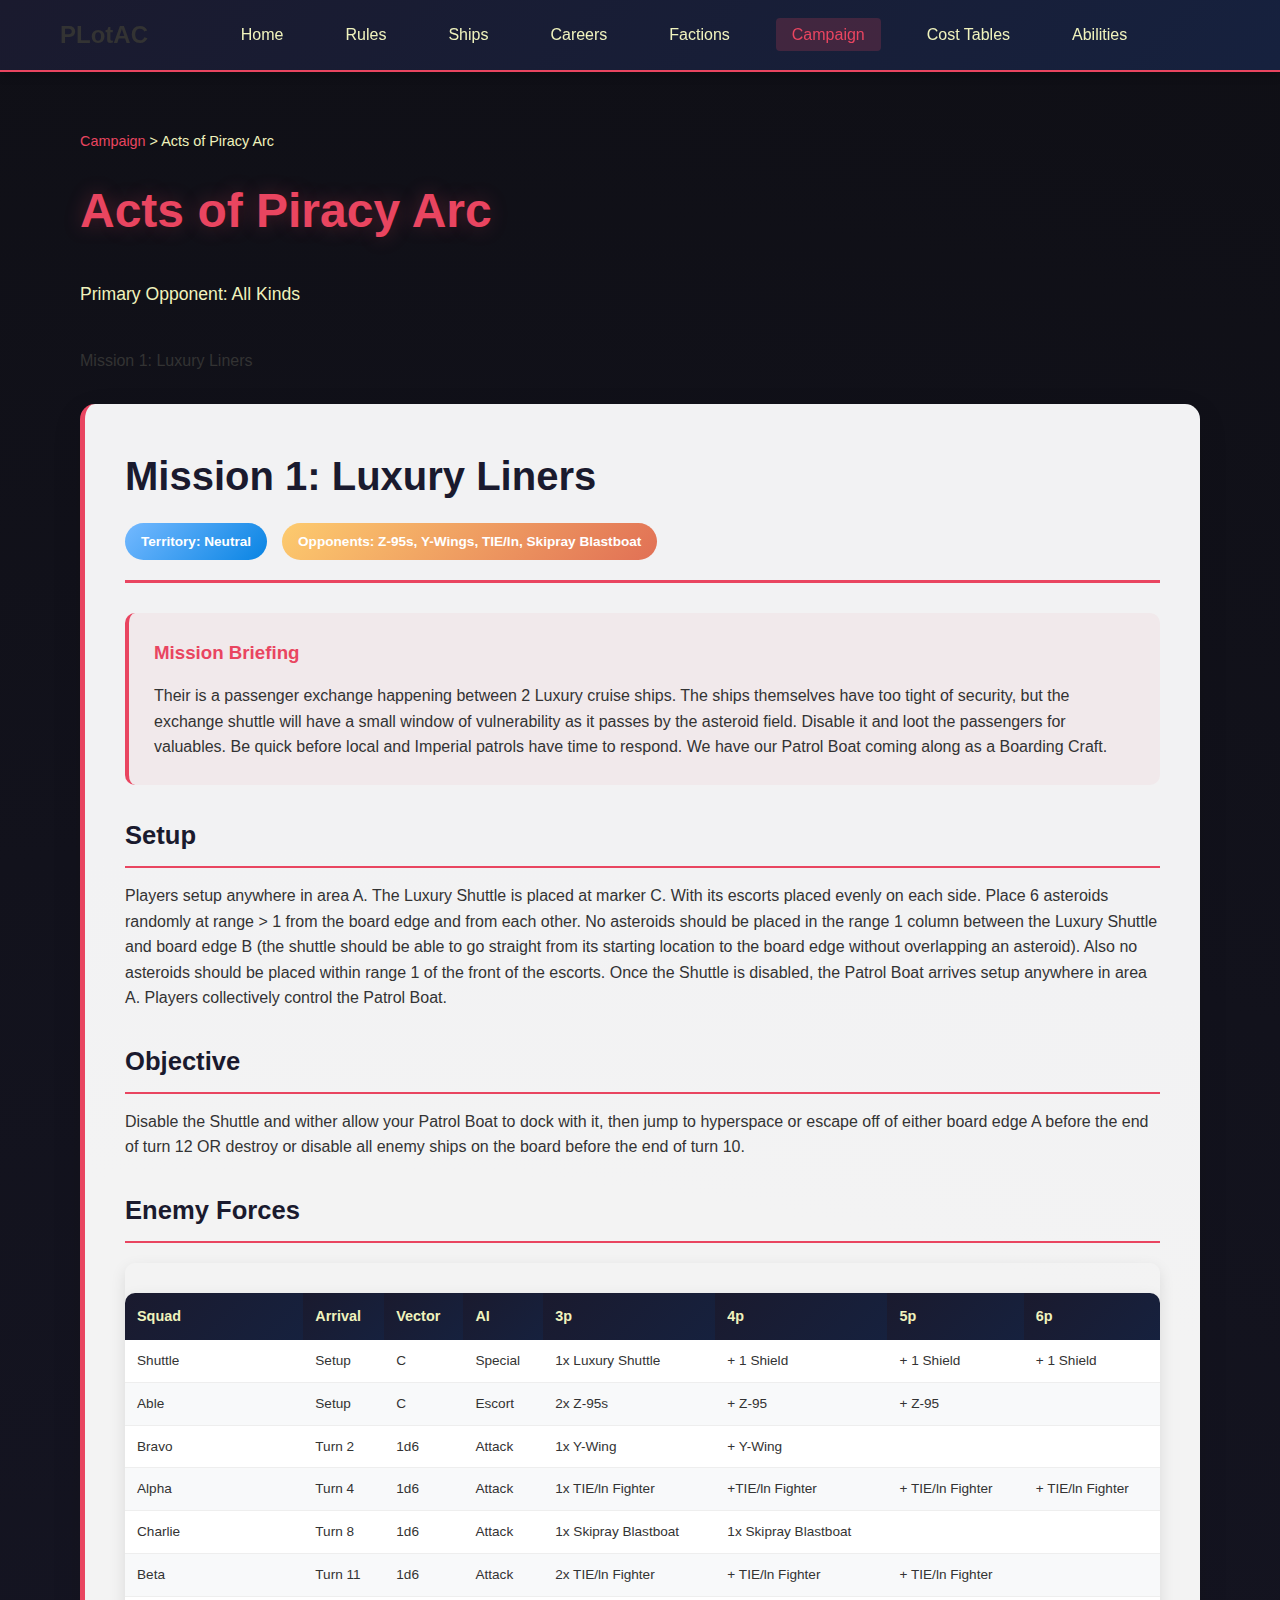
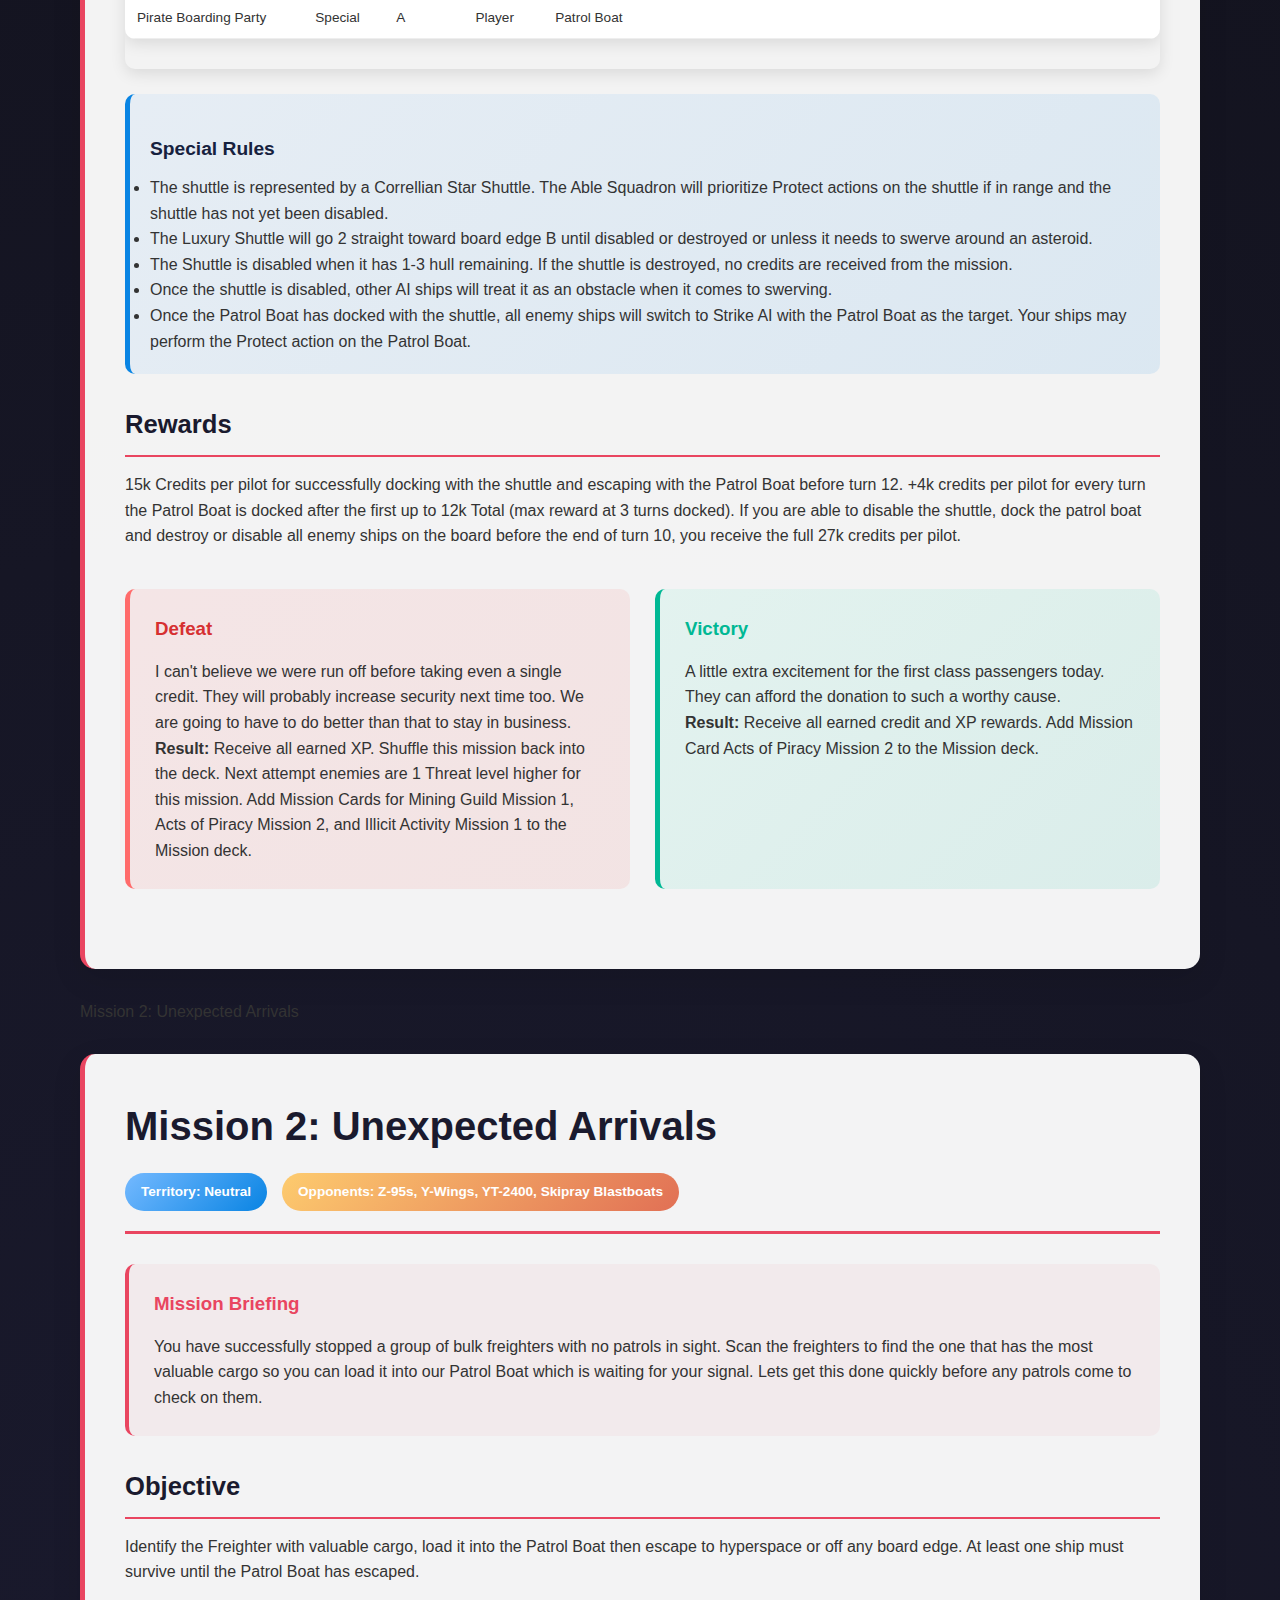
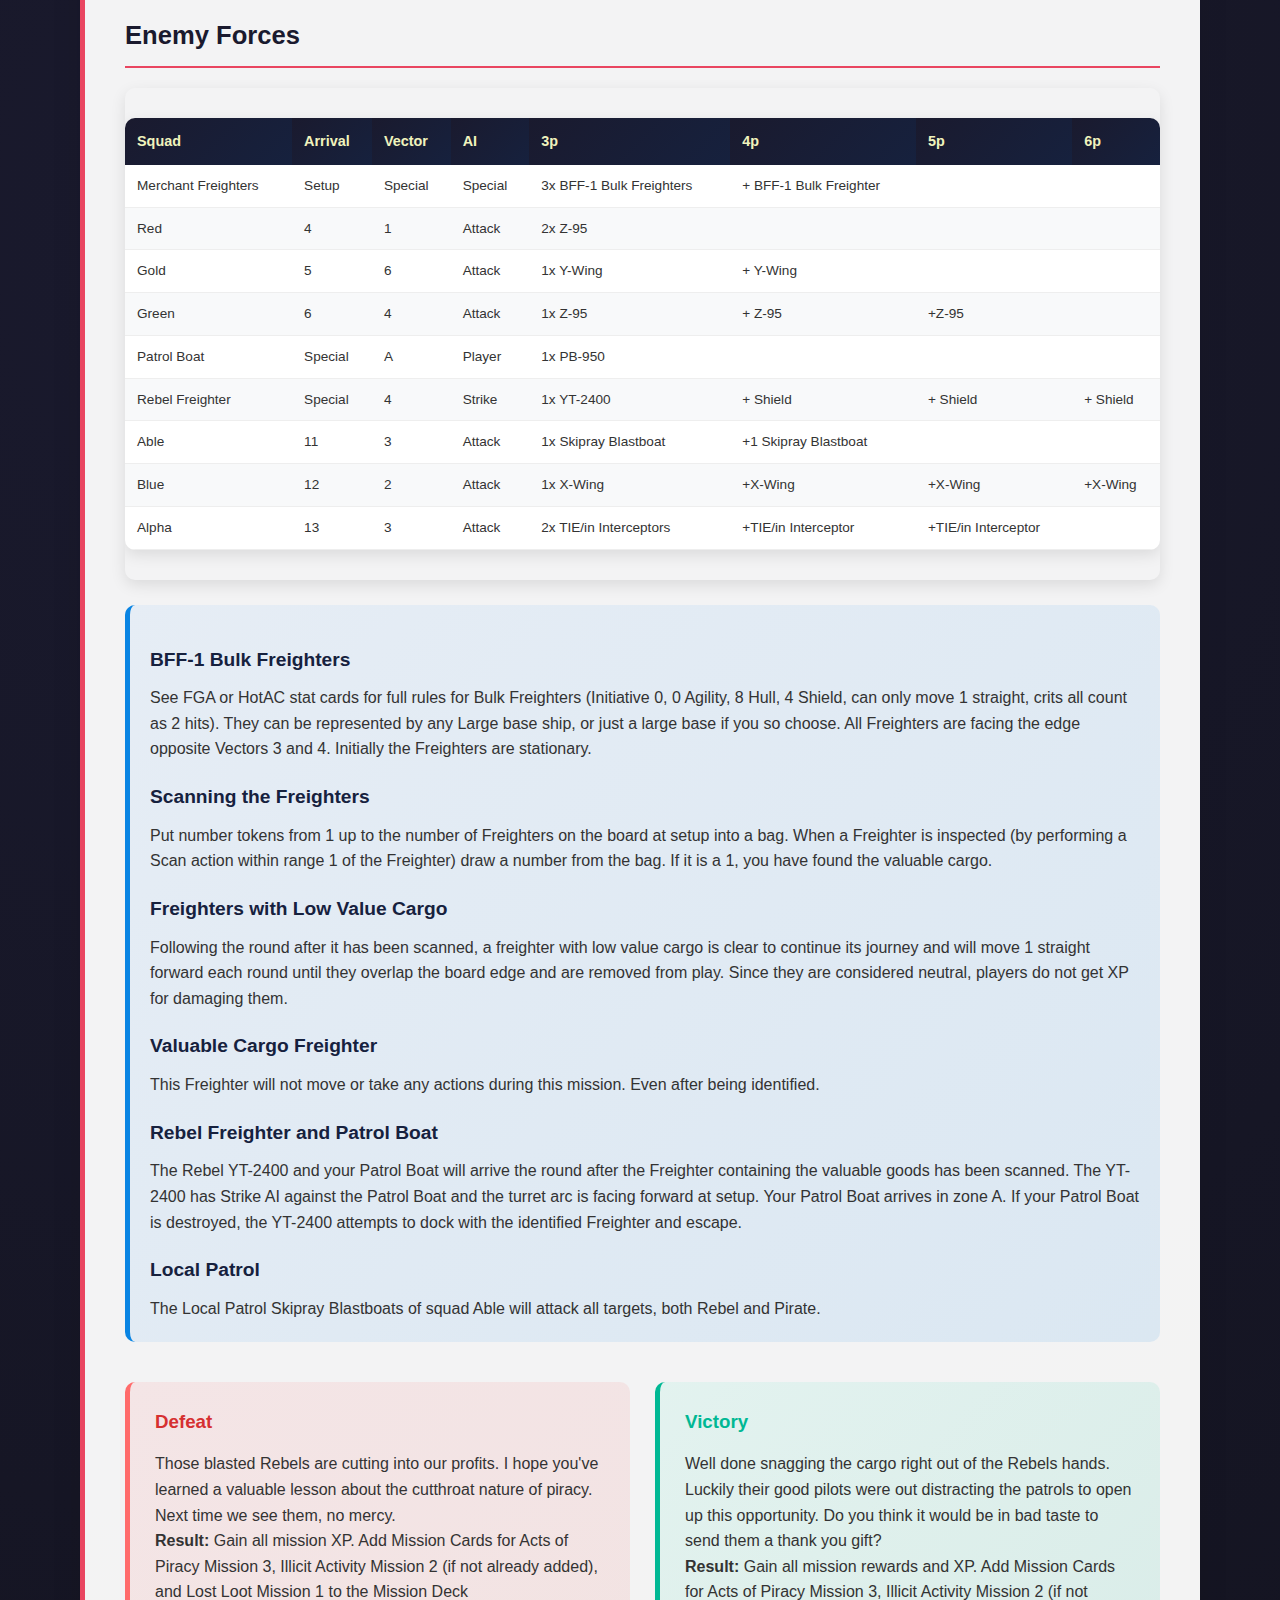
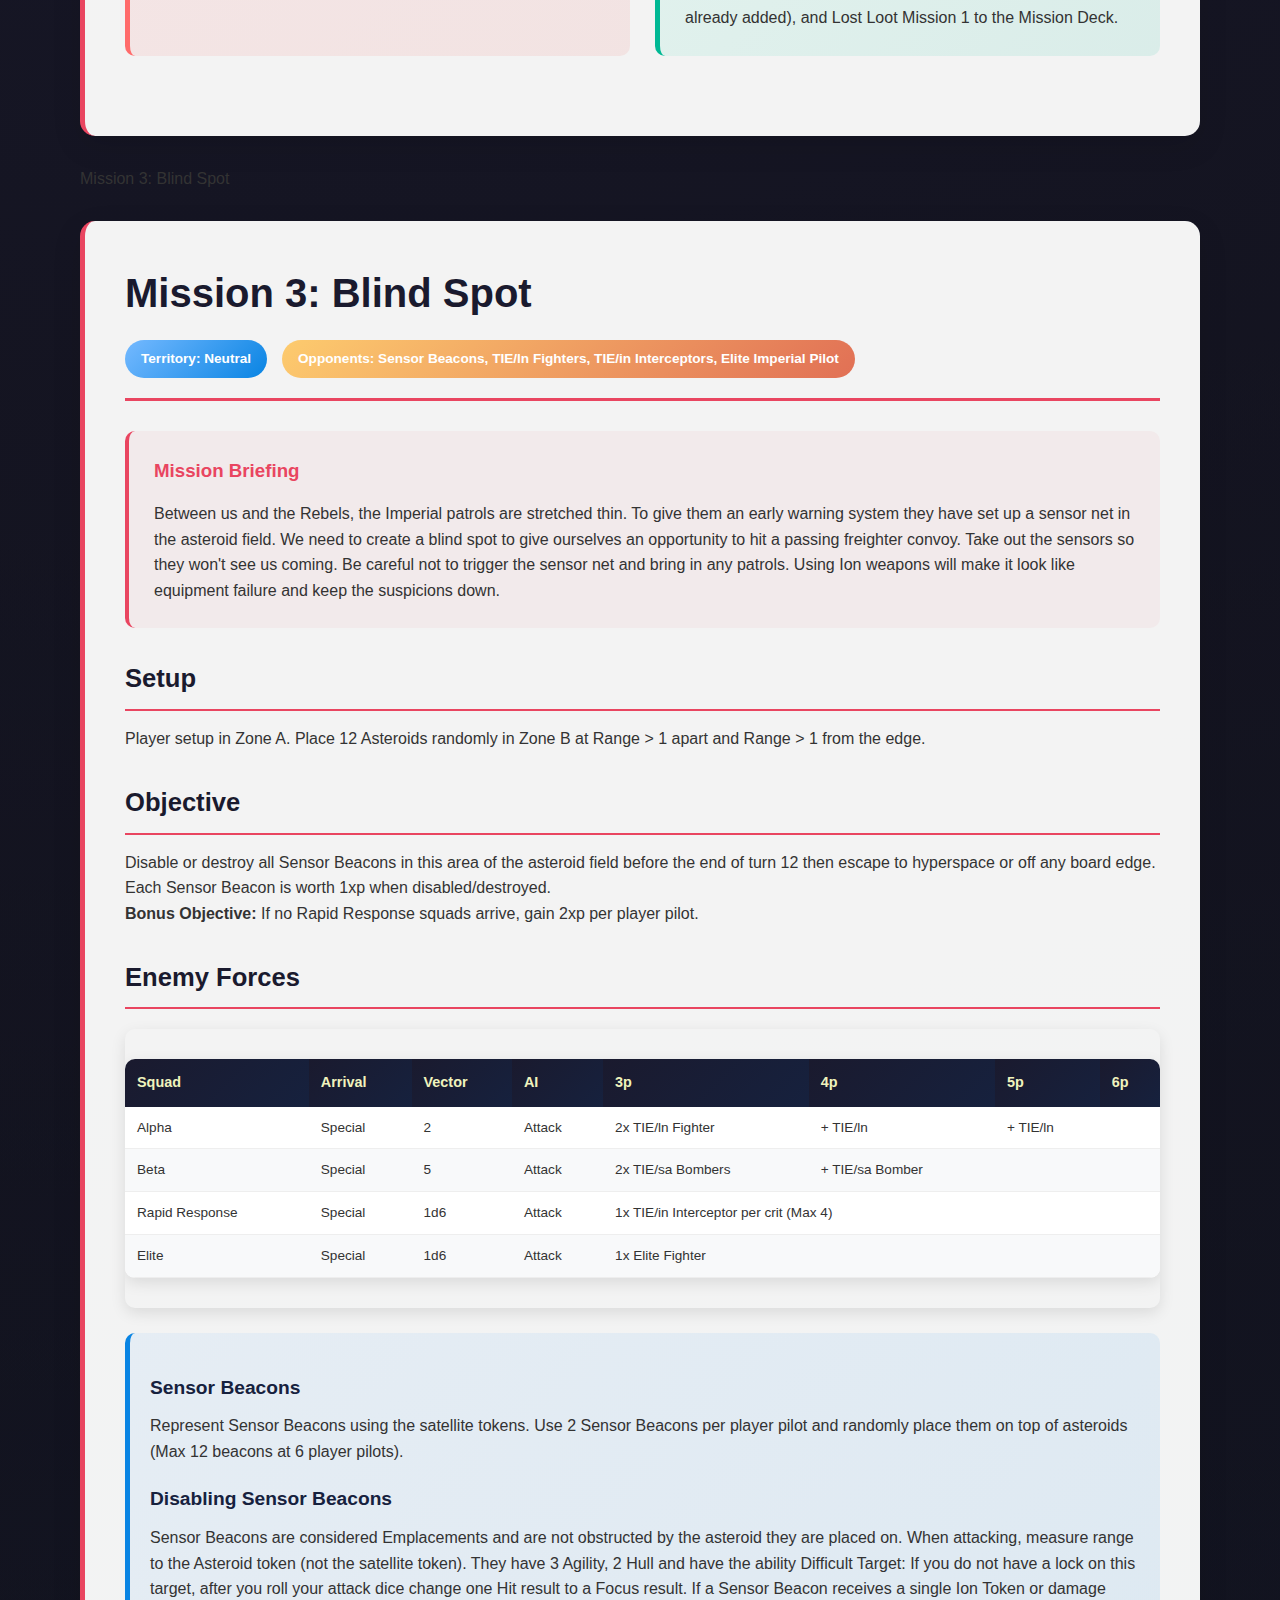
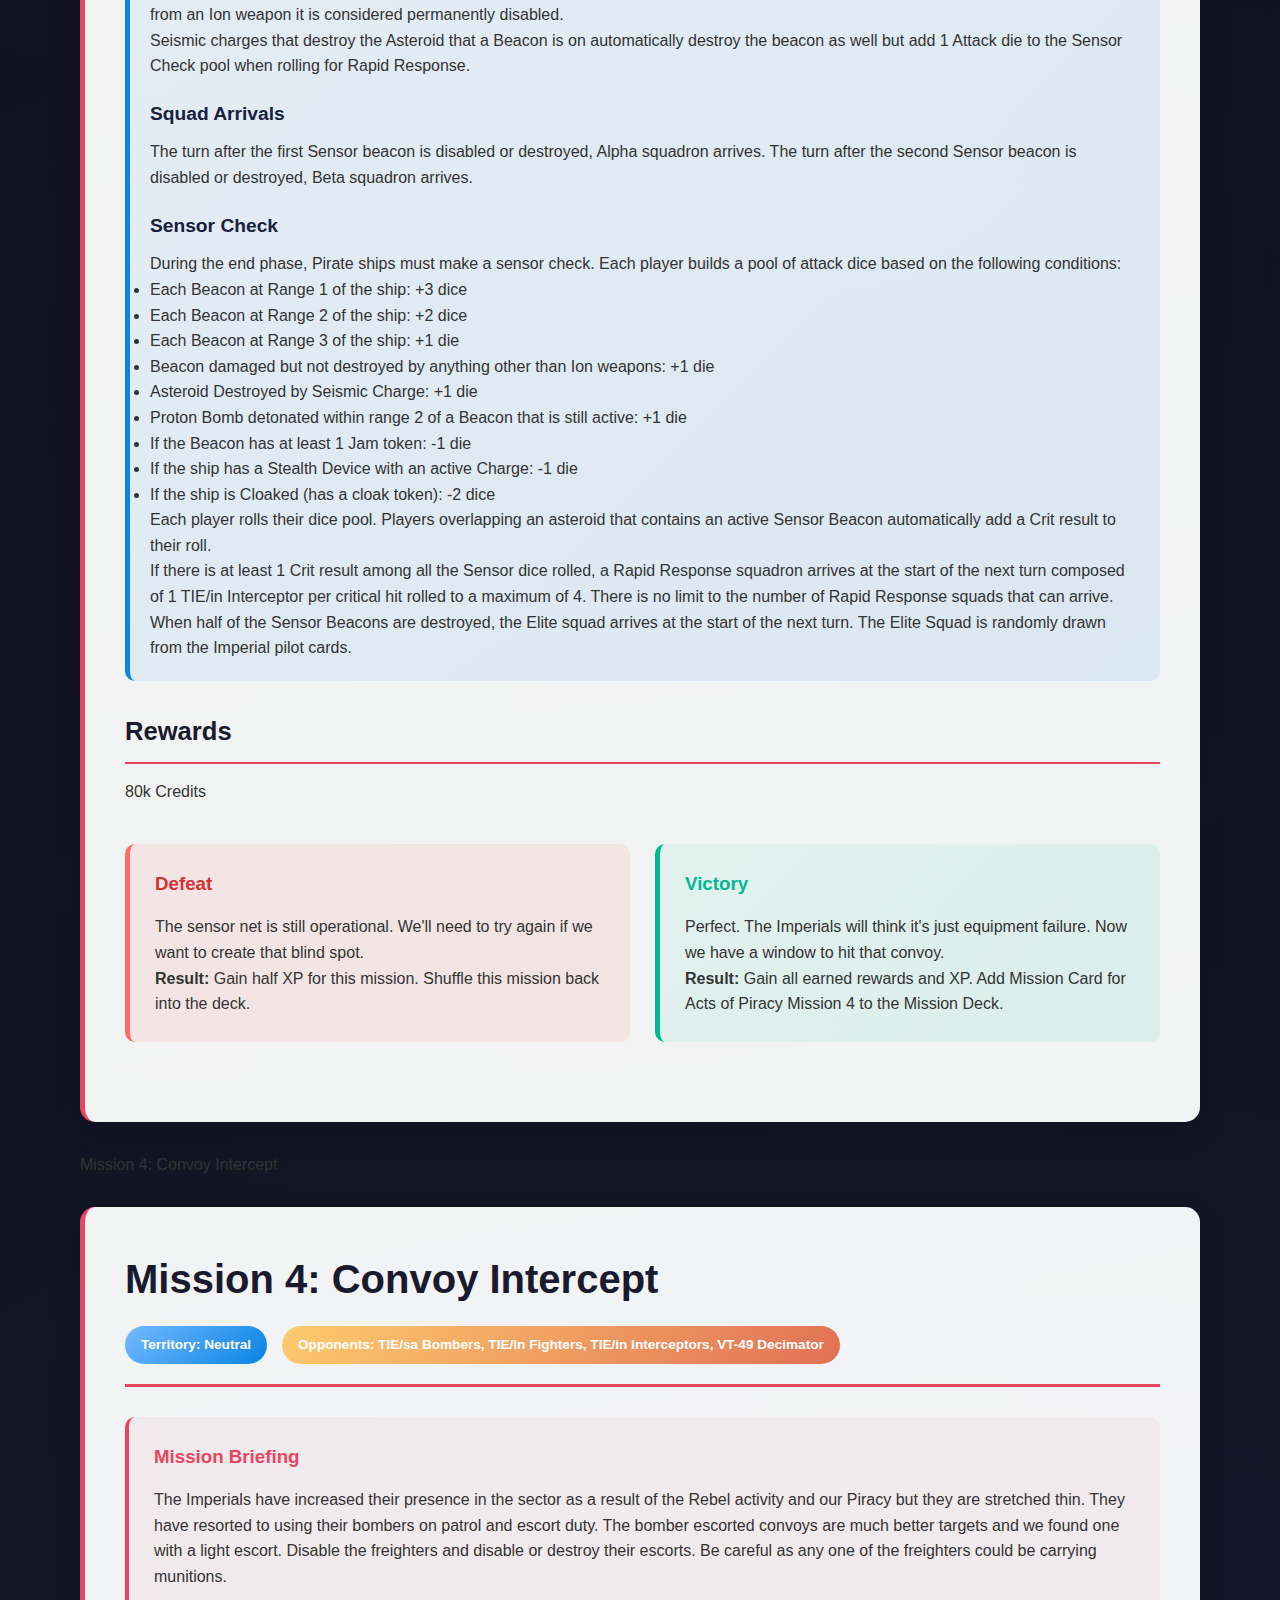
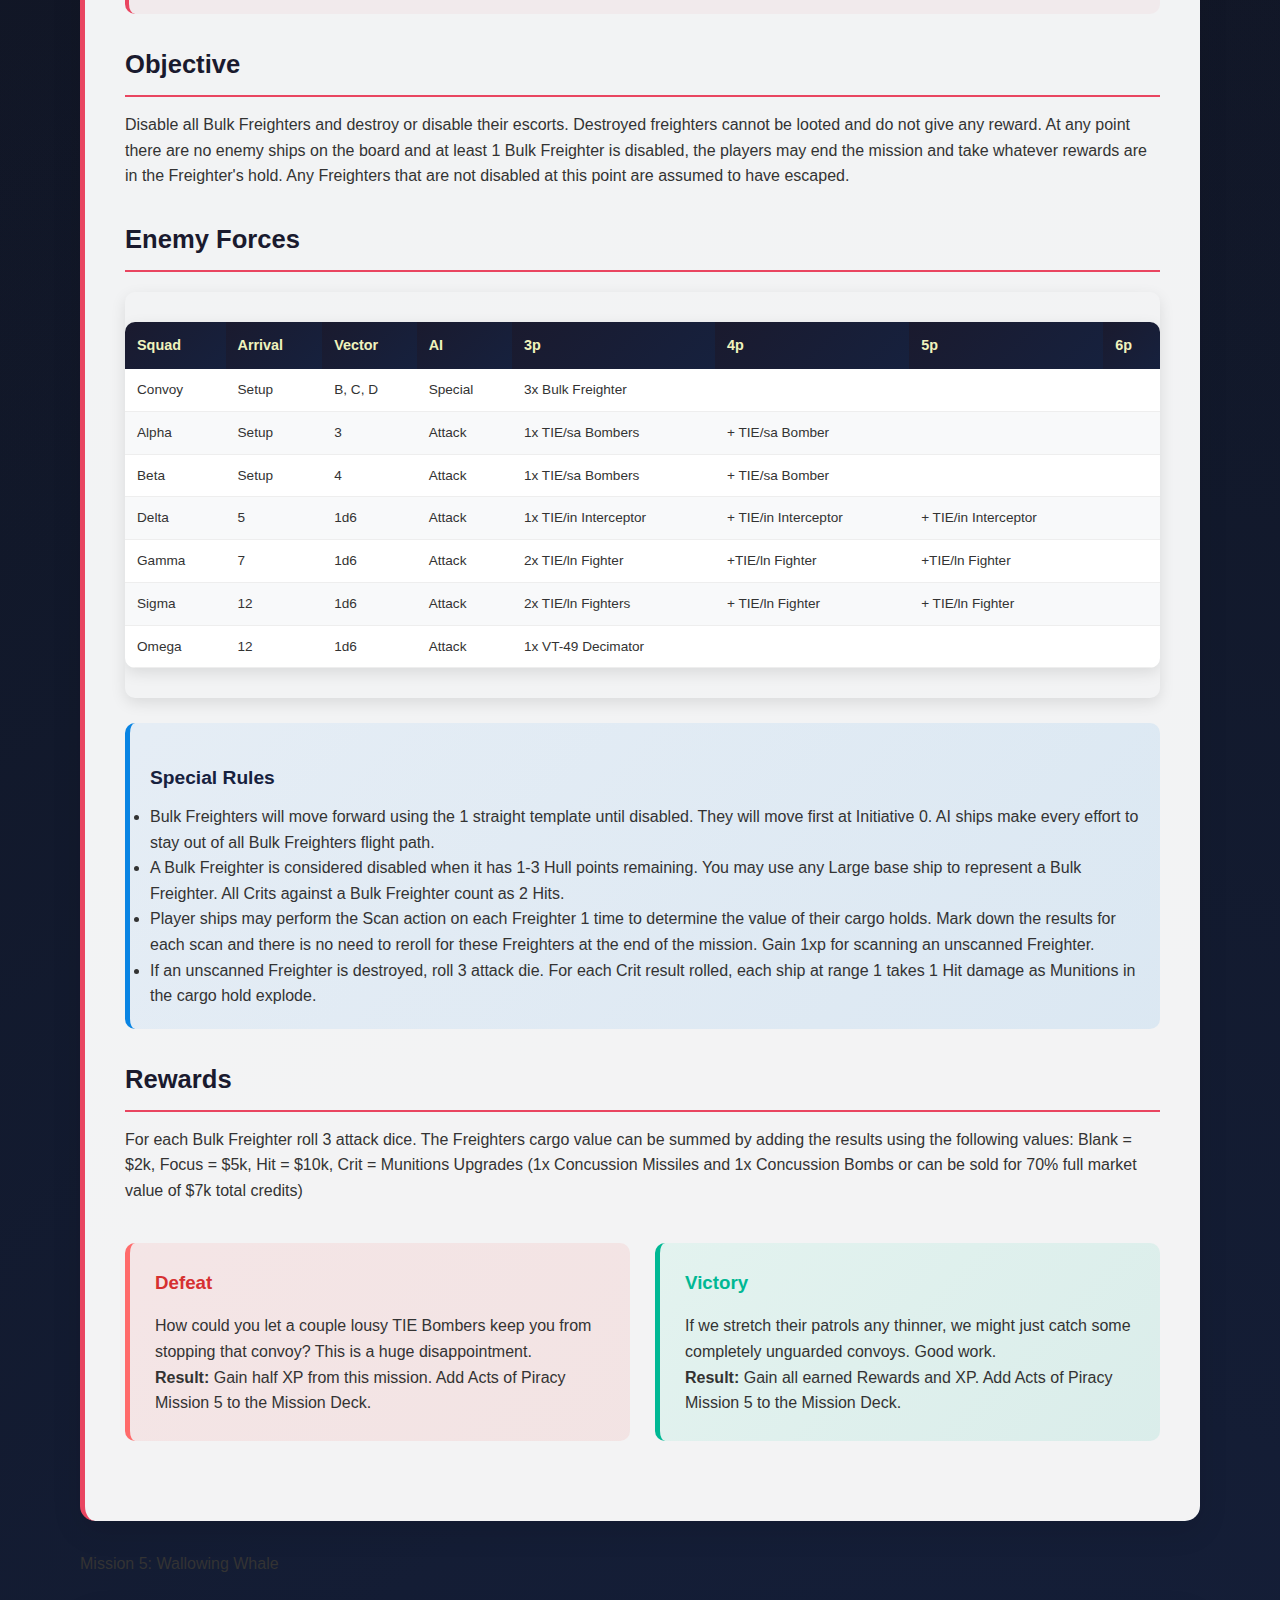
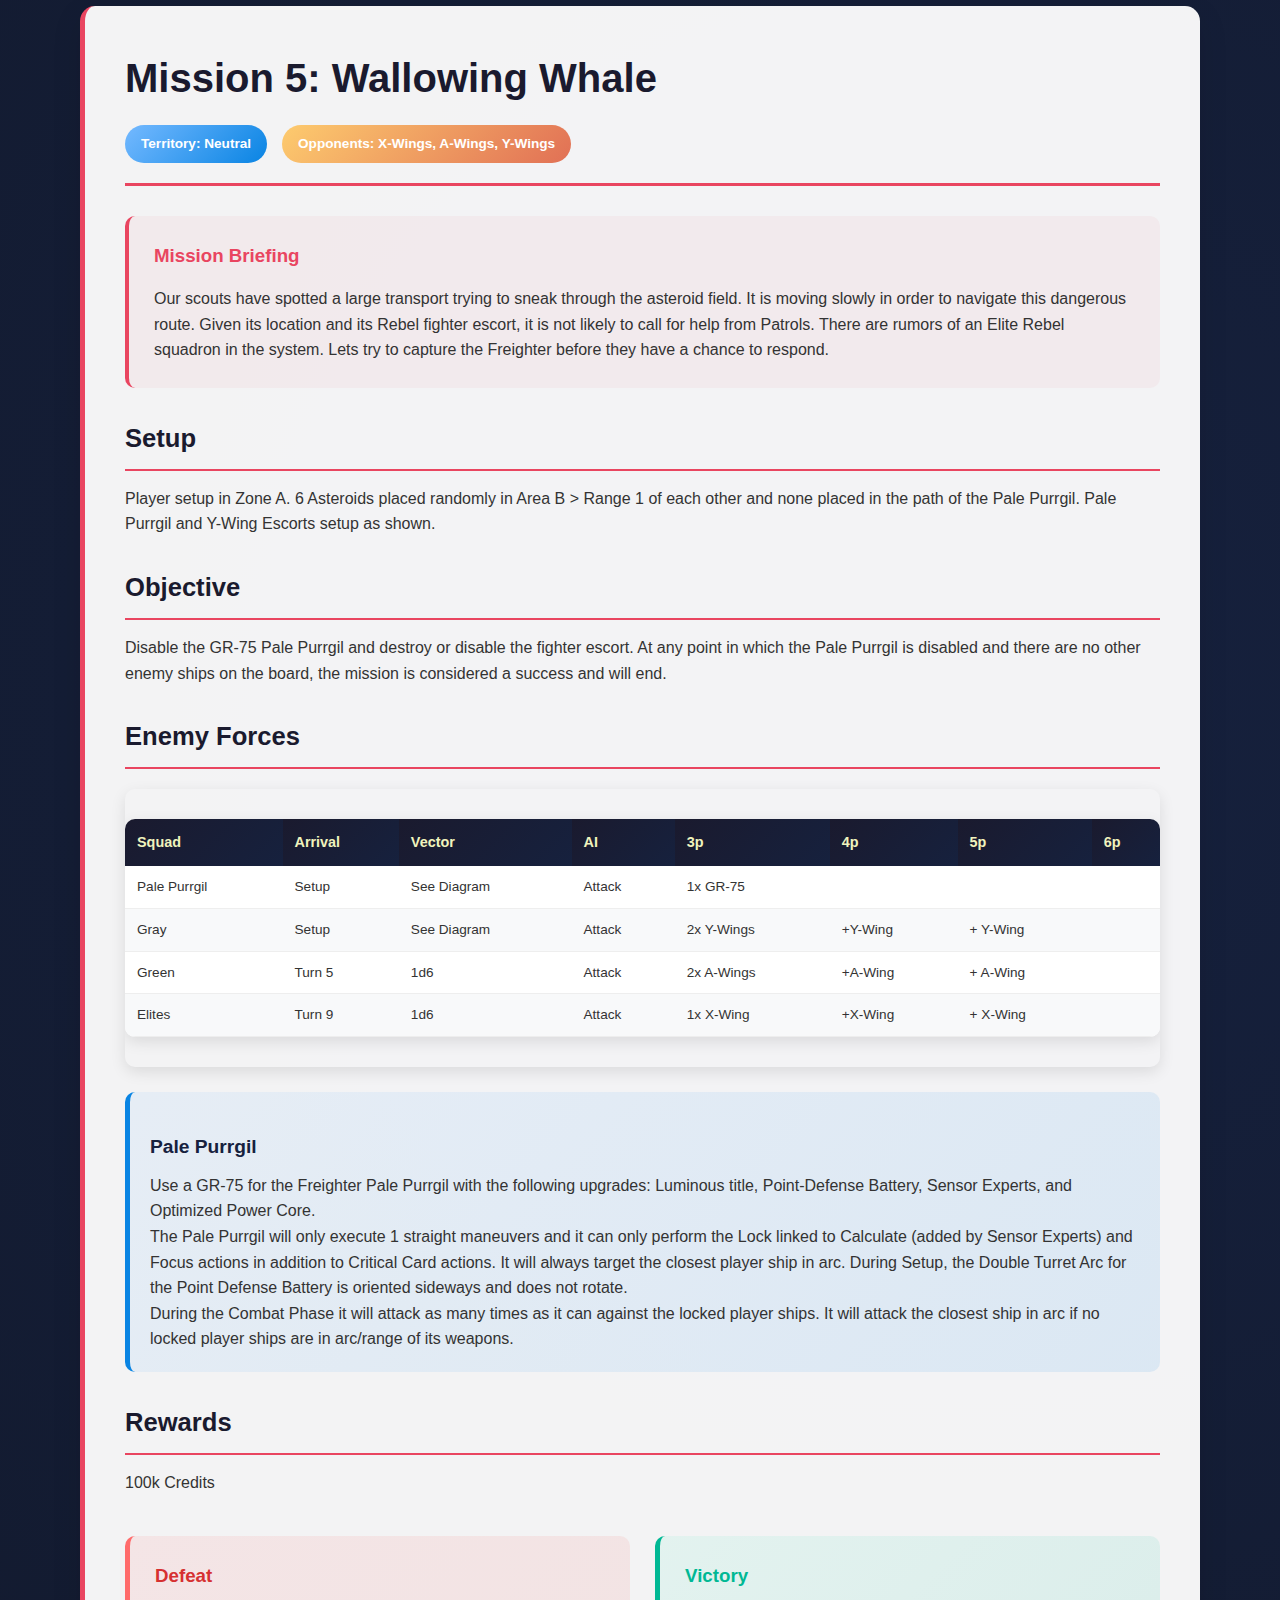
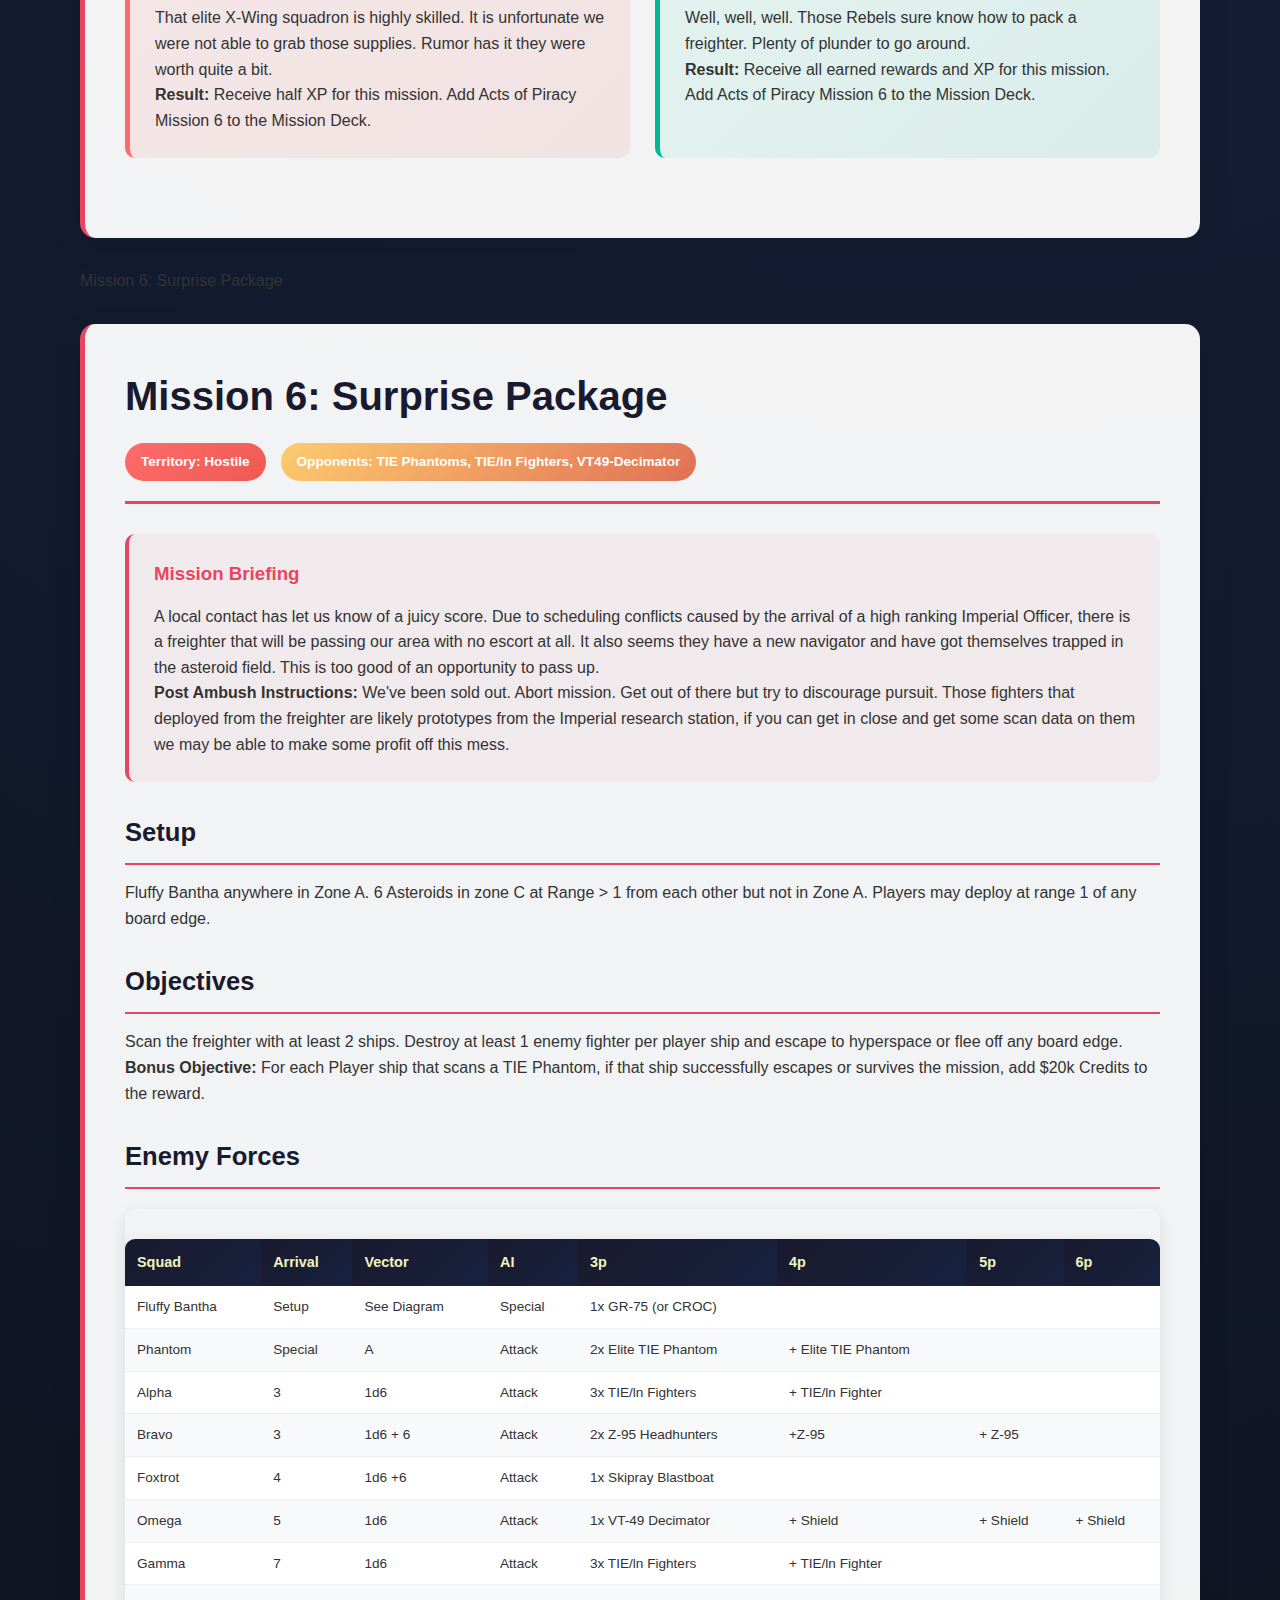
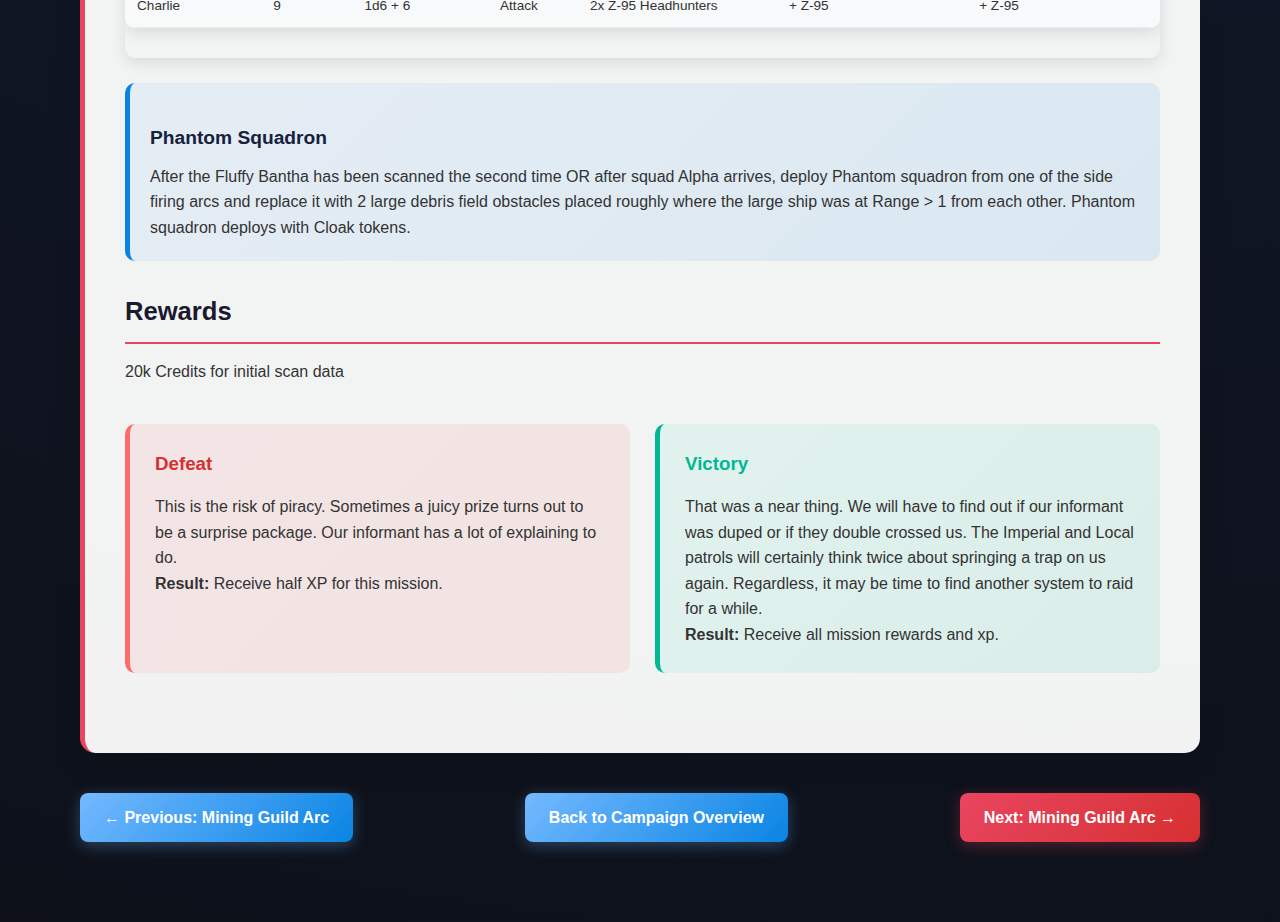
<file: campaign-piracy.html>
<!DOCTYPE html>
<html lang="en">
<head>
    <meta charset="UTF-8">
    <meta name="viewport" content="width=device-width, initial-scale=1.0">
    <title>Acts of Piracy Arc - Pirate Lords of the Arturi Cluster</title>
    <link rel="stylesheet" href="styles.css">
</head>
<body>
    <nav class="navbar">
        <div class="nav-container">
            <div class="nav-logo">
                <h2>PLotAC</h2>
            </div>
            <ul class="nav-menu">
                <li><a href="index.html">Home</a></li>
                <li><a href="rules.html">Rules</a></li>
                <li><a href="ships.html">Ships</a></li>
                <li><a href="careers.html">Careers</a></li>
                <li><a href="factions.html">Factions</a></li>
                <li><a href="campaign.html" class="active">Campaign</a></li>
                <li><a href="costs.html">Cost Tables</a></li>
                <li><a href="abilities.html">Abilities</a></li>
            </ul>
            <div class="hamburger">
                <span></span>
                <span></span>
                <span></span>
            </div>
        </div>
    </nav>

    <main class="main-content">
        <div class="container">
            <div class="breadcrumb">
                <a href="campaign.html">Campaign</a> &gt; <span>Acts of Piracy Arc</span>
            </div>

            <h1>Acts of Piracy Arc</h1>
            <p style="color: #f0f3bd; font-size: 1.1rem; margin-bottom: 40px;">Primary Opponent: All Kinds</p>
            
             Mission 1: Luxury Liners 
            <div class="mission-card">
                <div class="mission-header">
                    <h2>Mission 1: Luxury Liners</h2>
                    <div class="mission-meta">
                        <span class="badge badge-neutral">Territory: Neutral</span>
                        <span class="badge badge-enemy">Opponents: Z-95s, Y-Wings, TIE/ln, Skipray Blastboat</span>
                    </div>
                </div>

                <div class="mission-briefing">
                    <h3>Mission Briefing</h3>
                    <p>Their is a passenger exchange happening between 2 Luxury cruise ships. The ships themselves have too tight of security, but the exchange shuttle will have a small window of vulnerability as it passes by the asteroid field. Disable it and loot the passengers for valuables. Be quick before local and Imperial patrols have time to respond. We have our Patrol Boat coming along as a Boarding Craft.</p>
                </div>

                <div class="mission-section">
                    <h3>Setup</h3>
                    <p>Players setup anywhere in area A. The Luxury Shuttle is placed at marker C. With its escorts placed evenly on each side.  Place 6 asteroids randomly at range > 1 from the board edge and from each other.  No asteroids should be placed in the range 1 column between the Luxury Shuttle and board edge B (the shuttle should be able to go straight from its starting location to the board edge without overlapping an asteroid). Also no asteroids should be placed within range 1 of the front of the escorts. Once the Shuttle is disabled, the Patrol Boat arrives setup anywhere in area A. Players collectively control the Patrol Boat.</p>
                </div>

                <div class="mission-section">
                    <h3>Objective</h3>
                    <p>Disable the Shuttle and wither allow your Patrol Boat to dock with it, then jump to hyperspace or escape off of either board edge A before the end of turn 12 OR destroy or disable all enemy ships on the board before the end of turn 10.</p>
                </div>

                <div class="mission-section">
                    <h3>Enemy Forces</h3>
                    <div class="table-responsive">
                        <table class="data-table">
                            <thead>
                                <tr>
                                    <th>Squad</th>
                                    <th>Arrival</th>
                                    <th>Vector</th>
                                    <th>AI</th>
                                    <th>3p</th>
                                    <th>4p</th>
                                    <th>5p</th>
                                    <th>6p</th>
                                </tr>
                            </thead>
                            <tbody>
                                <tr>
                                    <td>Shuttle</td>
                                    <td>Setup</td>
                                    <td>C</td>
                                    <td>Special</td>
                                    <td>1x Luxury Shuttle</td>
                                    <td>+ 1 Shield</td>
                                    <td>+ 1 Shield</td>
                                    <td>+ 1 Shield</td>
                                </tr>
                                <tr>
                                    <td>Able</td>
                                    <td>Setup</td>
                                    <td>C</td>
                                    <td>Escort</td>
                                    <td>2x Z-95s</td>
                                    <td>+ Z-95</td>
                                    <td>+ Z-95</td>
                                    <td></td>
                                </tr>
                                <tr>
                                    <td>Bravo</td>
                                    <td>Turn 2</td>
                                    <td>1d6</td>
                                    <td>Attack</td>
                                    <td>1x Y-Wing</td>
                                    <td>+ Y-Wing</td>
                                    <td></td>
                                    <td></td>
                                </tr>
                                <tr>
                                    <td>Alpha</td>
                                    <td>Turn 4</td>
                                    <td>1d6</td>
                                    <td>Attack</td>
                                    <td>1x TIE/ln Fighter</td>
                                    <td>+TIE/ln Fighter</td>
                                    <td>+ TIE/ln Fighter</td>
                                    <td>+ TIE/ln Fighter</td>
                                </tr>
                                <tr>
                                    <td>Charlie</td>
                                    <td>Turn 8</td>
                                    <td>1d6</td>
                                    <td>Attack</td>
                                    <td>1x Skipray Blastboat</td>
                                    <td>1x Skipray Blastboat</td>
                                    <td></td>
                                    <td></td>
                                </tr>
                                <tr>
                                    <td>Beta</td>
                                    <td>Turn 11</td>
                                    <td>1d6</td>
                                    <td>Attack</td>
                                    <td>2x TIE/ln Fighter</td>
                                    <td>+ TIE/ln Fighter</td>
                                    <td>+ TIE/ln Fighter</td>
                                    <td></td>
                                </tr>
                                <tr>
                                    <td>Pirate Boarding Party</td>
                                    <td>Special</td>
                                    <td>A</td>
                                    <td>Player</td>
                                    <td colspan="4">Patrol Boat</td>
                                </tr>
                            </tbody>
                        </table>
                    </div>
                    
                    <div class="info-box">
                        <h4>Special Rules</h4>
                        <ul>
                            <li>The shuttle is represented by a Correllian Star Shuttle. The Able Squadron will prioritize Protect actions on the shuttle if in range and the shuttle has not yet been disabled.</li>
                            <li>The Luxury Shuttle will go 2 straight toward board edge B until disabled or destroyed or unless it needs to swerve around an asteroid.</li>
                            <li>The Shuttle is disabled when it has 1-3 hull remaining. If the shuttle is destroyed, no credits are received from the mission.</li>
                            <li>Once the shuttle is disabled, other AI ships will treat it as an obstacle when it comes to swerving.</li>
                            <li>Once the Patrol Boat has docked with the shuttle, all enemy ships will switch to Strike AI with the Patrol Boat as the target. Your ships may perform the Protect action on the Patrol Boat.</li>
                        </ul>
                    </div>
                </div>

                <div class="mission-section">
                    <h3>Rewards</h3>
                    <p>15k Credits per pilot for successfully docking with the shuttle and escaping with the Patrol Boat before turn 12. +4k credits per pilot for every turn the Patrol Boat is docked after the first up to 12k Total (max reward at 3 turns docked). If you are able to disable the shuttle, dock the patrol boat and destroy or disable all enemy ships on the board before the end of turn 10, you receive the full 27k credits per pilot.</p>
                </div>

                <div class="mission-outcomes">
                    <div class="outcome-defeat">
                        <h3>Defeat</h3>
                        <p>I can't believe we were run off before taking even a single credit. They will probably increase security next time too. We are going to have to do better than that to stay in business.</p>
                        <p><strong>Result:</strong> Receive all earned XP. Shuffle this mission back into the deck. Next attempt enemies are 1 Threat level higher for this mission. Add Mission Cards for Mining Guild Mission 1, Acts of Piracy Mission 2, and Illicit Activity Mission 1 to the Mission deck.</p>
                    </div>
                    
                    <div class="outcome-victory">
                        <h3>Victory</h3>
                        <p>A little extra excitement for the first class passengers today. They can afford the donation to such a worthy cause.</p>
                        <p><strong>Result:</strong> Receive all earned credit and XP rewards. Add Mission Card Acts of Piracy Mission 2 to the Mission deck.</p>
                    </div>
                </div>
            </div>

             Mission 2: Unexpected Arrivals 
            <div class="mission-card">
                <div class="mission-header">
                    <h2>Mission 2: Unexpected Arrivals</h2>
                    <div class="mission-meta">
                        <span class="badge badge-neutral">Territory: Neutral</span>
                        <span class="badge badge-enemy">Opponents: Z-95s, Y-Wings, YT-2400, Skipray Blastboats</span>
                    </div>
                </div>

                <div class="mission-briefing">
                    <h3>Mission Briefing</h3>
                    <p>You have successfully stopped a group of bulk freighters with no patrols in sight. Scan the freighters to find the one that has the most valuable cargo so you can load it into our Patrol Boat which is waiting for your signal. Lets get this done quickly before any patrols come to check on them.</p>
                </div>

                <div class="mission-section">
                    <h3>Objective</h3>
                    <p>Identify the Freighter with valuable cargo, load it into the Patrol Boat then escape to hyperspace or off any board edge. At least one ship must survive until the Patrol Boat has escaped.</p>
                </div>

                <div class="mission-section">
                    <h3>Enemy Forces</h3>
                    <div class="table-responsive">
                        <table class="data-table">
                            <thead>
                                <tr>
                                    <th>Squad</th>
                                    <th>Arrival</th>
                                    <th>Vector</th>
                                    <th>AI</th>
                                    <th>3p</th>
                                    <th>4p</th>
                                    <th>5p</th>
                                    <th>6p</th>
                                </tr>
                            </thead>
                            <tbody>
                                <tr>
                                    <td>Merchant Freighters</td>
                                    <td>Setup</td>
                                    <td>Special</td>
                                    <td>Special</td>
                                    <td>3x BFF-1 Bulk Freighters</td>
                                    <td>+ BFF-1 Bulk Freighter</td>
                                    <td></td>
                                    <td></td>
                                </tr>
                                <tr>
                                    <td>Red</td>
                                    <td>4</td>
                                    <td>1</td>
                                    <td>Attack</td>
                                    <td colspan="4">2x Z-95</td>
                                </tr>
                                <tr>
                                    <td>Gold</td>
                                    <td>5</td>
                                    <td>6</td>
                                    <td>Attack</td>
                                    <td>1x Y-Wing</td>
                                    <td>+ Y-Wing</td>
                                    <td></td>
                                    <td></td>
                                </tr>
                                <tr>
                                    <td>Green</td>
                                    <td>6</td>
                                    <td>4</td>
                                    <td>Attack</td>
                                    <td>1x Z-95</td>
                                    <td>+ Z-95</td>
                                    <td>+Z-95</td>
                                    <td></td>
                                </tr>
                                <tr>
                                    <td>Patrol Boat</td>
                                    <td>Special</td>
                                    <td>A</td>
                                    <td>Player</td>
                                    <td colspan="4">1x PB-950</td>
                                </tr>
                                <tr>
                                    <td>Rebel Freighter</td>
                                    <td>Special</td>
                                    <td>4</td>
                                    <td>Strike</td>
                                    <td>1x YT-2400</td>
                                    <td>+ Shield</td>
                                    <td>+ Shield</td>
                                    <td>+ Shield</td>
                                </tr>
                                <tr>
                                    <td>Able</td>
                                    <td>11</td>
                                    <td>3</td>
                                    <td>Attack</td>
                                    <td>1x Skipray Blastboat</td>
                                    <td>+1 Skipray Blastboat</td>
                                    <td></td>
                                    <td></td>
                                </tr>
                                <tr>
                                    <td>Blue</td>
                                    <td>12</td>
                                    <td>2</td>
                                    <td>Attack</td>
                                    <td>1x X-Wing</td>
                                    <td>+X-Wing</td>
                                    <td>+X-Wing</td>
                                    <td>+X-Wing</td>
                                </tr>
                                <tr>
                                    <td>Alpha</td>
                                    <td>13</td>
                                    <td>3</td>
                                    <td>Attack</td>
                                    <td>2x TIE/in Interceptors</td>
                                    <td>+TIE/in Interceptor</td>
                                    <td>+TIE/in Interceptor</td>
                                    <td></td>
                                </tr>
                            </tbody>
                        </table>
                    </div>
                    
                    <div class="info-box">
                        <h4>BFF-1 Bulk Freighters</h4>
                        <p>See FGA or HotAC stat cards for full rules for Bulk Freighters (Initiative 0, 0 Agility, 8 Hull, 4 Shield, can only move 1 straight, crits all count as 2 hits). They can be represented by any Large base ship, or just a large base if you so choose. All Freighters are facing the edge opposite Vectors 3 and 4. Initially the Freighters are stationary.</p>
                        
                        <h4>Scanning the Freighters</h4>
                        <p>Put number tokens from 1 up to the number of Freighters on the board at setup into a bag. When a Freighter is inspected (by performing a Scan action within range 1 of the Freighter) draw a number from the bag. If it is a 1, you have found the valuable cargo.</p>
                        
                        <h4>Freighters with Low Value Cargo</h4>
                        <p>Following the round after it has been scanned, a freighter with low value cargo is clear to continue its journey and will move 1 straight forward each round until they overlap the board edge and are removed from play. Since they are considered neutral, players do not get XP for damaging them.</p>
                        
                        <h4>Valuable Cargo Freighter</h4>
                        <p>This Freighter will not move or take any actions during this mission. Even after being identified.</p>
                        
                        <h4>Rebel Freighter and Patrol Boat</h4>
                        <p>The Rebel YT-2400 and your Patrol Boat will arrive the round after the Freighter containing the valuable goods has been scanned. The YT-2400 has Strike AI against the Patrol Boat and the turret arc is facing forward at setup. Your Patrol Boat arrives in zone A. If your Patrol Boat is destroyed, the YT-2400 attempts to dock with the identified Freighter and escape.</p>
                        
                        <h4>Local Patrol</h4>
                        <p>The Local Patrol Skipray Blastboats of squad Able will attack all targets, both Rebel and Pirate.</p>
                    </div>
                </div>

                <div class="mission-outcomes">
                    <div class="outcome-defeat">
                        <h3>Defeat</h3>
                        <p>Those blasted Rebels are cutting into our profits. I hope you've learned a valuable lesson about the cutthroat nature of piracy. Next time we see them, no mercy.</p>
                        <p><strong>Result:</strong> Gain all mission XP. Add Mission Cards for Acts of Piracy Mission 3, Illicit Activity Mission 2 (if not already added), and Lost Loot Mission 1 to the Mission Deck</p>
                    </div>
                    
                    <div class="outcome-victory">
                        <h3>Victory</h3>
                        <p>Well done snagging the cargo right out of the Rebels hands. Luckily their good pilots were out distracting the patrols to open up this opportunity. Do you think it would be in bad taste to send them a thank you gift?</p>
                        <p><strong>Result:</strong> Gain all mission rewards and XP. Add Mission Cards for Acts of Piracy Mission 3, Illicit Activity Mission 2 (if not already added), and Lost Loot Mission 1 to the Mission Deck.</p>
                    </div>
                </div>
            </div>

             Mission 3: Blind Spot 
            <div class="mission-card">
                <div class="mission-header">
                    <h2>Mission 3: Blind Spot</h2>
                    <div class="mission-meta">
                        <span class="badge badge-neutral">Territory: Neutral</span>
                        <span class="badge badge-enemy">Opponents: Sensor Beacons, TIE/ln Fighters, TIE/in Interceptors, Elite Imperial Pilot</span>
                    </div>
                </div>

                <div class="mission-briefing">
                    <h3>Mission Briefing</h3>
                    <p>Between us and the Rebels, the Imperial patrols are stretched thin. To give them an early warning system they have set up a sensor net in the asteroid field. We need to create a blind spot to give ourselves an opportunity to hit a passing freighter convoy. Take out the sensors so they won't see us coming. Be careful not to trigger the sensor net and bring in any patrols. Using Ion weapons will make it look like equipment failure and keep the suspicions down.</p>
                </div>

                <div class="mission-section">
                    <h3>Setup</h3>
                    <p>Player setup in Zone A. Place 12 Asteroids randomly in Zone B at Range > 1 apart and Range > 1 from the edge.</p>
                </div>

                <div class="mission-section">
                    <h3>Objective</h3>
                    <p>Disable or destroy all Sensor Beacons in this area of the asteroid field before the end of turn 12 then escape to hyperspace or off any board edge. Each Sensor Beacon is worth 1xp when disabled/destroyed.</p>
                    <p><strong>Bonus Objective:</strong> If no Rapid Response squads arrive, gain 2xp per player pilot.</p>
                </div>

                <div class="mission-section">
                    <h3>Enemy Forces</h3>
                    <div class="table-responsive">
                        <table class="data-table">
                            <thead>
                                <tr>
                                    <th>Squad</th>
                                    <th>Arrival</th>
                                    <th>Vector</th>
                                    <th>AI</th>
                                    <th>3p</th>
                                    <th>4p</th>
                                    <th>5p</th>
                                    <th>6p</th>
                                </tr>
                            </thead>
                            <tbody>
                                <tr>
                                    <td>Alpha</td>
                                    <td>Special</td>
                                    <td>2</td>
                                    <td>Attack</td>
                                    <td>2x TIE/ln Fighter</td>
                                    <td>+ TIE/ln</td>
                                    <td>+ TIE/ln</td>
                                    <td></td>
                                </tr>
                                <tr>
                                    <td>Beta</td>
                                    <td>Special</td>
                                    <td>5</td>
                                    <td>Attack</td>
                                    <td>2x TIE/sa Bombers</td>
                                    <td>+ TIE/sa Bomber</td>
                                    <td></td>
                                    <td></td>
                                </tr>
                                <tr>
                                    <td>Rapid Response</td>
                                    <td>Special</td>
                                    <td>1d6</td>
                                    <td>Attack</td>
                                    <td colspan="4">1x TIE/in Interceptor per crit (Max 4)</td>
                                </tr>
                                <tr>
                                    <td>Elite</td>
                                    <td>Special</td>
                                    <td>1d6</td>
                                    <td>Attack</td>
                                    <td colspan="4">1x Elite Fighter</td>
                                </tr>
                            </tbody>
                        </table>
                    </div>
                    
                    <div class="info-box">
                        <h4>Sensor Beacons</h4>
                        <p>Represent Sensor Beacons using the satellite tokens. Use 2 Sensor Beacons per player pilot and randomly place them on top of asteroids (Max 12 beacons at 6 player pilots).</p>
                        
                        <h4>Disabling Sensor Beacons</h4>
                        <p>Sensor Beacons are considered Emplacements and are not obstructed by the asteroid they are placed on. When attacking, measure range to the Asteroid token (not the satellite token). They have 3 Agility, 2 Hull and have the ability Difficult Target: If you do not have a lock on this target, after you roll your attack dice change one Hit result to a Focus result. If a Sensor Beacon receives a single Ion Token or damage from an Ion weapon it is considered permanently disabled.</p>
                        <p>Seismic charges that destroy the Asteroid that a Beacon is on automatically destroy the beacon as well but add 1 Attack die to the Sensor Check pool when rolling for Rapid Response.</p>
                        
                        <h4>Squad Arrivals</h4>
                        <p>The turn after the first Sensor beacon is disabled or destroyed, Alpha squadron arrives. The turn after the second Sensor beacon is disabled or destroyed, Beta squadron arrives.</p>
                        
                        <h4>Sensor Check</h4>
                        <p>During the end phase, Pirate ships must make a sensor check. Each player builds a pool of attack dice based on the following conditions:</p>
                        <ul>
                            <li>Each Beacon at Range 1 of the ship: +3 dice</li>
                            <li>Each Beacon at Range 2 of the ship: +2 dice</li>
                            <li>Each Beacon at Range 3 of the ship: +1 die</li>
                            <li>Beacon damaged but not destroyed by anything other than Ion weapons: +1 die</li>
                            <li>Asteroid Destroyed by Seismic Charge: +1 die</li>
                            <li>Proton Bomb detonated within range 2 of a Beacon that is still active: +1 die</li>
                            <li>If the Beacon has at least 1 Jam token: -1 die</li>
                            <li>If the ship has a Stealth Device with an active Charge: -1 die</li>
                            <li>If the ship is Cloaked (has a cloak token): -2 dice</li>
                        </ul>
                        <p>Each player rolls their dice pool. Players overlapping an asteroid that contains an active Sensor Beacon automatically add a Crit result to their roll.</p>
                        <p>If there is at least 1 Crit result among all the Sensor dice rolled, a Rapid Response squadron arrives at the start of the next turn composed of 1 TIE/in Interceptor per critical hit rolled to a maximum of 4. There is no limit to the number of Rapid Response squads that can arrive.</p>
                        <p>When half of the Sensor Beacons are destroyed, the Elite squad arrives at the start of the next turn. The Elite Squad is randomly drawn from the Imperial pilot cards.</p>
                    </div>
                </div>

                <div class="mission-section">
                    <h3>Rewards</h3>
                    <p>80k Credits</p>
                </div>

                <div class="mission-outcomes">
                    <div class="outcome-defeat">
                        <h3>Defeat</h3>
                        <p>The sensor net is still operational. We'll need to try again if we want to create that blind spot.</p>
                        <p><strong>Result:</strong> Gain half XP for this mission. Shuffle this mission back into the deck.</p>
                    </div>
                    
                    <div class="outcome-victory">
                        <h3>Victory</h3>
                        <p>Perfect. The Imperials will think it's just equipment failure. Now we have a window to hit that convoy.</p>
                        <p><strong>Result:</strong> Gain all earned rewards and XP. Add Mission Card for Acts of Piracy Mission 4 to the Mission Deck.</p>
                    </div>
                </div>
            </div>

             Mission 4: Convoy Intercept 
            <div class="mission-card">
                <div class="mission-header">
                    <h2>Mission 4: Convoy Intercept</h2>
                    <div class="mission-meta">
                        <span class="badge badge-neutral">Territory: Neutral</span>
                        <span class="badge badge-enemy">Opponents: TIE/sa Bombers, TIE/ln Fighters, TIE/in Interceptors, VT-49 Decimator</span>
                    </div>
                </div>

                <div class="mission-briefing">
                    <h3>Mission Briefing</h3>
                    <p>The Imperials have increased their presence in the sector as a result of the Rebel activity and our Piracy but they are stretched thin. They have resorted to using their bombers on patrol and escort duty. The bomber escorted convoys are much better targets and we found one with a light escort. Disable the freighters and disable or destroy their escorts. Be careful as any one of the freighters could be carrying munitions.</p>
                </div>

                <div class="mission-section">
                    <h3>Objective</h3>
                    <p>Disable all Bulk Freighters and destroy or disable their escorts. Destroyed freighters cannot be looted and do not give any reward. At any point there are no enemy ships on the board and at least 1 Bulk Freighter is disabled, the players may end the mission and take whatever rewards are in the Freighter's hold. Any Freighters that are not disabled at this point are assumed to have escaped.</p>
                </div>

                <div class="mission-section">
                    <h3>Enemy Forces</h3>
                    <div class="table-responsive">
                        <table class="data-table">
                            <thead>
                                <tr>
                                    <th>Squad</th>
                                    <th>Arrival</th>
                                    <th>Vector</th>
                                    <th>AI</th>
                                    <th>3p</th>
                                    <th>4p</th>
                                    <th>5p</th>
                                    <th>6p</th>
                                </tr>
                            </thead>
                            <tbody>
                                <tr>
                                    <td>Convoy</td>
                                    <td>Setup</td>
                                    <td>B, C, D</td>
                                    <td>Special</td>
                                    <td colspan="4">3x Bulk Freighter</td>
                                </tr>
                                <tr>
                                    <td>Alpha</td>
                                    <td>Setup</td>
                                    <td>3</td>
                                    <td>Attack</td>
                                    <td>1x TIE/sa Bombers</td>
                                    <td>+ TIE/sa Bomber</td>
                                    <td></td>
                                    <td></td>
                                </tr>
                                <tr>
                                    <td>Beta</td>
                                    <td>Setup</td>
                                    <td>4</td>
                                    <td>Attack</td>
                                    <td>1x TIE/sa Bombers</td>
                                    <td>+ TIE/sa Bomber</td>
                                    <td></td>
                                    <td></td>
                                </tr>
                                <tr>
                                    <td>Delta</td>
                                    <td>5</td>
                                    <td>1d6</td>
                                    <td>Attack</td>
                                    <td>1x TIE/in Interceptor</td>
                                    <td>+ TIE/in Interceptor</td>
                                    <td>+ TIE/in Interceptor</td>
                                    <td></td>
                                </tr>
                                <tr>
                                    <td>Gamma</td>
                                    <td>7</td>
                                    <td>1d6</td>
                                    <td>Attack</td>
                                    <td>2x TIE/ln Fighter</td>
                                    <td>+TIE/ln Fighter</td>
                                    <td>+TIE/ln Fighter</td>
                                    <td></td>
                                </tr>
                                <tr>
                                    <td>Sigma</td>
                                    <td>12</td>
                                    <td>1d6</td>
                                    <td>Attack</td>
                                    <td>2x TIE/ln Fighters</td>
                                    <td>+ TIE/ln Fighter</td>
                                    <td>+ TIE/ln Fighter</td>
                                    <td></td>
                                </tr>
                                <tr>
                                    <td>Omega</td>
                                    <td>12</td>
                                    <td>1d6</td>
                                    <td>Attack</td>
                                    <td colspan="4">1x VT-49 Decimator</td>
                                </tr>
                            </tbody>
                        </table>
                    </div>
                    
                    <div class="info-box">
                        <h4>Special Rules</h4>
                        <ul>
                            <li>Bulk Freighters will move forward using the 1 straight template until disabled. They will move first at Initiative 0. AI ships make every effort to stay out of all Bulk Freighters flight path.</li>
                            <li>A Bulk Freighter is considered disabled when it has 1-3 Hull points remaining. You may use any Large base ship to represent a Bulk Freighter. All Crits against a Bulk Freighter count as 2 Hits.</li>
                            <li>Player ships may perform the Scan action on each Freighter 1 time to determine the value of their cargo holds. Mark down the results for each scan and there is no need to reroll for these Freighters at the end of the mission. Gain 1xp for scanning an unscanned Freighter.</li>
                            <li>If an unscanned Freighter is destroyed, roll 3 attack die. For each Crit result rolled, each ship at range 1 takes 1 Hit damage as Munitions in the cargo hold explode.</li>
                        </ul>
                    </div>
                </div>

                <div class="mission-section">
                    <h3>Rewards</h3>
                    <p>For each Bulk Freighter roll 3 attack dice. The Freighters cargo value can be summed by adding the results using the following values: Blank = $2k, Focus = $5k, Hit = $10k, Crit = Munitions Upgrades (1x Concussion Missiles and 1x Concussion Bombs or can be sold for 70% full market value of $7k total credits)</p>
                </div>

                <div class="mission-outcomes">
                    <div class="outcome-defeat">
                        <h3>Defeat</h3>
                        <p>How could you let a couple lousy TIE Bombers keep you from stopping that convoy? This is a huge disappointment.</p>
                        <p><strong>Result:</strong> Gain half XP from this mission. Add Acts of Piracy Mission 5 to the Mission Deck.</p>
                    </div>
                    
                    <div class="outcome-victory">
                        <h3>Victory</h3>
                        <p>If we stretch their patrols any thinner, we might just catch some completely unguarded convoys. Good work.</p>
                        <p><strong>Result:</strong> Gain all earned Rewards and XP. Add Acts of Piracy Mission 5 to the Mission Deck.</p>
                    </div>
                </div>
            </div>

             Mission 5: Wallowing Whale 
            <div class="mission-card">
                <div class="mission-header">
                    <h2>Mission 5: Wallowing Whale</h2>
                    <div class="mission-meta">
                        <span class="badge badge-neutral">Territory: Neutral</span>
                        <span class="badge badge-enemy">Opponents: X-Wings, A-Wings, Y-Wings</span>
                    </div>
                </div>

                <div class="mission-briefing">
                    <h3>Mission Briefing</h3>
                    <p>Our scouts have spotted a large transport trying to sneak through the asteroid field. It is moving slowly in order to navigate this dangerous route. Given its location and its Rebel fighter escort, it is not likely to call for help from Patrols. There are rumors of an Elite Rebel squadron in the system. Lets try to capture the Freighter before they have a chance to respond.</p>
                </div>

                <div class="mission-section">
                    <h3>Setup</h3>
                    <p>Player setup in Zone A. 6 Asteroids placed randomly in Area B > Range 1 of each other and none placed in the path of the Pale Purrgil. Pale Purrgil and Y-Wing Escorts setup as shown.</p>
                </div>

                <div class="mission-section">
                    <h3>Objective</h3>
                    <p>Disable the GR-75 Pale Purrgil and destroy or disable the fighter escort. At any point in which the Pale Purrgil is disabled and there are no other enemy ships on the board, the mission is considered a success and will end.</p>
                </div>

                <div class="mission-section">
                    <h3>Enemy Forces</h3>
                    <div class="table-responsive">
                        <table class="data-table">
                            <thead>
                                <tr>
                                    <th>Squad</th>
                                    <th>Arrival</th>
                                    <th>Vector</th>
                                    <th>AI</th>
                                    <th>3p</th>
                                    <th>4p</th>
                                    <th>5p</th>
                                    <th>6p</th>
                                </tr>
                            </thead>
                            <tbody>
                                <tr>
                                    <td>Pale Purrgil</td>
                                    <td>Setup</td>
                                    <td>See Diagram</td>
                                    <td>Attack</td>
                                    <td colspan="4">1x GR-75</td>
                                </tr>
                                <tr>
                                    <td>Gray</td>
                                    <td>Setup</td>
                                    <td>See Diagram</td>
                                    <td>Attack</td>
                                    <td>2x Y-Wings</td>
                                    <td>+Y-Wing</td>
                                    <td>+ Y-Wing</td>
                                    <td></td>
                                </tr>
                                <tr>
                                    <td>Green</td>
                                    <td>Turn 5</td>
                                    <td>1d6</td>
                                    <td>Attack</td>
                                    <td>2x A-Wings</td>
                                    <td>+A-Wing</td>
                                    <td>+ A-Wing</td>
                                    <td></td>
                                </tr>
                                <tr>
                                    <td>Elites</td>
                                    <td>Turn 9</td>
                                    <td>1d6</td>
                                    <td>Attack</td>
                                    <td>1x X-Wing</td>
                                    <td>+X-Wing</td>
                                    <td>+ X-Wing</td>
                                    <td></td>
                                </tr>
                            </tbody>
                        </table>
                    </div>
                    
                    <div class="info-box">
                        <h4>Pale Purrgil</h4>
                        <p>Use a GR-75 for the Freighter Pale Purrgil with the following upgrades: Luminous title, Point-Defense Battery, Sensor Experts, and Optimized Power Core.</p>
                        <p>The Pale Purrgil will only execute 1 straight maneuvers and it can only perform the Lock linked to Calculate (added by Sensor Experts) and Focus actions in addition to Critical Card actions. It will always target the closest player ship in arc. During Setup, the Double Turret Arc for the Point Defense Battery is oriented sideways and does not rotate.</p>
                        <p>During the Combat Phase it will attack as many times as it can against the locked player ships. It will attack the closest ship in arc if no locked player ships are in arc/range of its weapons.</p>
                    </div>
                </div>

                <div class="mission-section">
                    <h3>Rewards</h3>
                    <p>100k Credits</p>
                </div>

                <div class="mission-outcomes">
                    <div class="outcome-defeat">
                        <h3>Defeat</h3>
                        <p>That elite X-Wing squadron is highly skilled. It is unfortunate we were not able to grab those supplies. Rumor has it they were worth quite a bit.</p>
                        <p><strong>Result:</strong> Receive half XP for this mission. Add Acts of Piracy Mission 6 to the Mission Deck.</p>
                    </div>
                    
                    <div class="outcome-victory">
                        <h3>Victory</h3>
                        <p>Well, well, well. Those Rebels sure know how to pack a freighter. Plenty of plunder to go around.</p>
                        <p><strong>Result:</strong> Receive all earned rewards and XP for this mission. Add Acts of Piracy Mission 6 to the Mission Deck.</p>
                    </div>
                </div>
            </div>

             Mission 6: Surprise Package 
            <div class="mission-card">
                <div class="mission-header">
                    <h2>Mission 6: Surprise Package</h2>
                    <div class="mission-meta">
                        <span class="badge badge-hostile">Territory: Hostile</span>
                        <span class="badge badge-enemy">Opponents: TIE Phantoms, TIE/ln Fighters, VT49-Decimator</span>
                    </div>
                </div>

                <div class="mission-briefing">
                    <h3>Mission Briefing</h3>
                    <p>A local contact has let us know of a juicy score. Due to scheduling conflicts caused by the arrival of a high ranking Imperial Officer, there is a freighter that will be passing our area with no escort at all. It also seems they have a new navigator and have got themselves trapped in the asteroid field. This is too good of an opportunity to pass up.</p>
                    <p><strong>Post Ambush Instructions:</strong> We've been sold out. Abort mission. Get out of there but try to discourage pursuit. Those fighters that deployed from the freighter are likely prototypes from the Imperial research station, if you can get in close and get some scan data on them we may be able to make some profit off this mess.</p>
                </div>

                <div class="mission-section">
                    <h3>Setup</h3>
                    <p>Fluffy Bantha anywhere in Zone A. 6 Asteroids in zone C at Range > 1 from each other but not in Zone A. Players may deploy at range 1 of any board edge.</p>
                </div>

                <div class="mission-section">
                    <h3>Objectives</h3>
                    <p>Scan the freighter with at least 2 ships. Destroy at least 1 enemy fighter per player ship and escape to hyperspace or flee off any board edge.</p>
                    <p><strong>Bonus Objective:</strong> For each Player ship that scans a TIE Phantom, if that ship successfully escapes or survives the mission, add $20k Credits to the reward.</p>
                </div>

                <div class="mission-section">
                    <h3>Enemy Forces</h3>
                    <div class="table-responsive">
                        <table class="data-table">
                            <thead>
                                <tr>
                                    <th>Squad</th>
                                    <th>Arrival</th>
                                    <th>Vector</th>
                                    <th>AI</th>
                                    <th>3p</th>
                                    <th>4p</th>
                                    <th>5p</th>
                                    <th>6p</th>
                                </tr>
                            </thead>
                            <tbody>
                                <tr>
                                    <td>Fluffy Bantha</td>
                                    <td>Setup</td>
                                    <td>See Diagram</td>
                                    <td>Special</td>
                                    <td colspan="4">1x GR-75 (or CROC)</td>
                                </tr>
                                <tr>
                                    <td>Phantom</td>
                                    <td>Special</td>
                                    <td>A</td>
                                    <td>Attack</td>
                                    <td>2x Elite TIE Phantom</td>
                                    <td>+ Elite TIE Phantom</td>
                                    <td></td>
                                    <td></td>
                                </tr>
                                <tr>
                                    <td>Alpha</td>
                                    <td>3</td>
                                    <td>1d6</td>
                                    <td>Attack</td>
                                    <td>3x TIE/ln Fighters</td>
                                    <td>+ TIE/ln Fighter</td>
                                    <td></td>
                                    <td></td>
                                </tr>
                                <tr>
                                    <td>Bravo</td>
                                    <td>3</td>
                                    <td>1d6 + 6</td>
                                    <td>Attack</td>
                                    <td>2x Z-95 Headhunters</td>
                                    <td>+Z-95</td>
                                    <td>+ Z-95</td>
                                    <td></td>
                                </tr>
                                <tr>
                                    <td>Foxtrot</td>
                                    <td>4</td>
                                    <td>1d6 +6</td>
                                    <td>Attack</td>
                                    <td colspan="4">1x Skipray Blastboat</td>
                                </tr>
                                <tr>
                                    <td>Omega</td>
                                    <td>5</td>
                                    <td>1d6</td>
                                    <td>Attack</td>
                                    <td>1x VT-49 Decimator</td>
                                    <td>+ Shield</td>
                                    <td>+ Shield</td>
                                    <td>+ Shield</td>
                                </tr>
                                <tr>
                                    <td>Gamma</td>
                                    <td>7</td>
                                    <td>1d6</td>
                                    <td>Attack</td>
                                    <td>3x TIE/ln Fighters</td>
                                    <td>+ TIE/ln Fighter</td>
                                    <td></td>
                                    <td></td>
                                </tr>
                                <tr>
                                    <td>Charlie</td>
                                    <td>9</td>
                                    <td>1d6 + 6</td>
                                    <td>Attack</td>
                                    <td>2x Z-95 Headhunters</td>
                                    <td>+ Z-95</td>
                                    <td>+ Z-95</td>
                                    <td></td>
                                </tr>
                            </tbody>
                        </table>
                    </div>
                    
                    <div class="info-box">
                        <h4>Phantom Squadron</h4>
                        <p>After the Fluffy Bantha has been scanned the second time OR after squad Alpha arrives, deploy Phantom squadron from one of the side firing arcs and replace it with 2 large debris field obstacles placed roughly where the large ship was at Range > 1 from each other. Phantom squadron deploys with Cloak tokens.</p>
                    </div>
                </div>

                <div class="mission-section">
                    <h3>Rewards</h3>
                    <p>20k Credits for initial scan data</p>
                </div>

                <div class="mission-outcomes">
                    <div class="outcome-defeat">
                        <h3>Defeat</h3>
                        <p>This is the risk of piracy. Sometimes a juicy prize turns out to be a surprise package. Our informant has a lot of explaining to do.</p>
                        <p><strong>Result:</strong> Receive half XP for this mission.</p>
                    </div>
                    
                    <div class="outcome-victory">
                        <h3>Victory</h3>
                        <p>That was a near thing. We will have to find out if our informant was duped or if they double crossed us. The Imperial and Local patrols will certainly think twice about springing a trap on us again. Regardless, it may be time to find another system to raid for a while.</p>
                        <p><strong>Result:</strong> Receive all mission rewards and xp.</p>
                    </div>
                </div>
            </div>

            <div class="mission-nav">
                <a href="campaign-mining-guild.html" class="btn-secondary">← Previous: Mining Guild Arc</a>
                <a href="campaign.html" class="btn-secondary">Back to Campaign Overview</a>
                <a href="campaign-mining-guild.html" class="btn-primary">Next: Mining Guild Arc →</a>
            </div>
        </div>
    </main>

    <script src="script.js"></script>
</body>
</html>
</file>
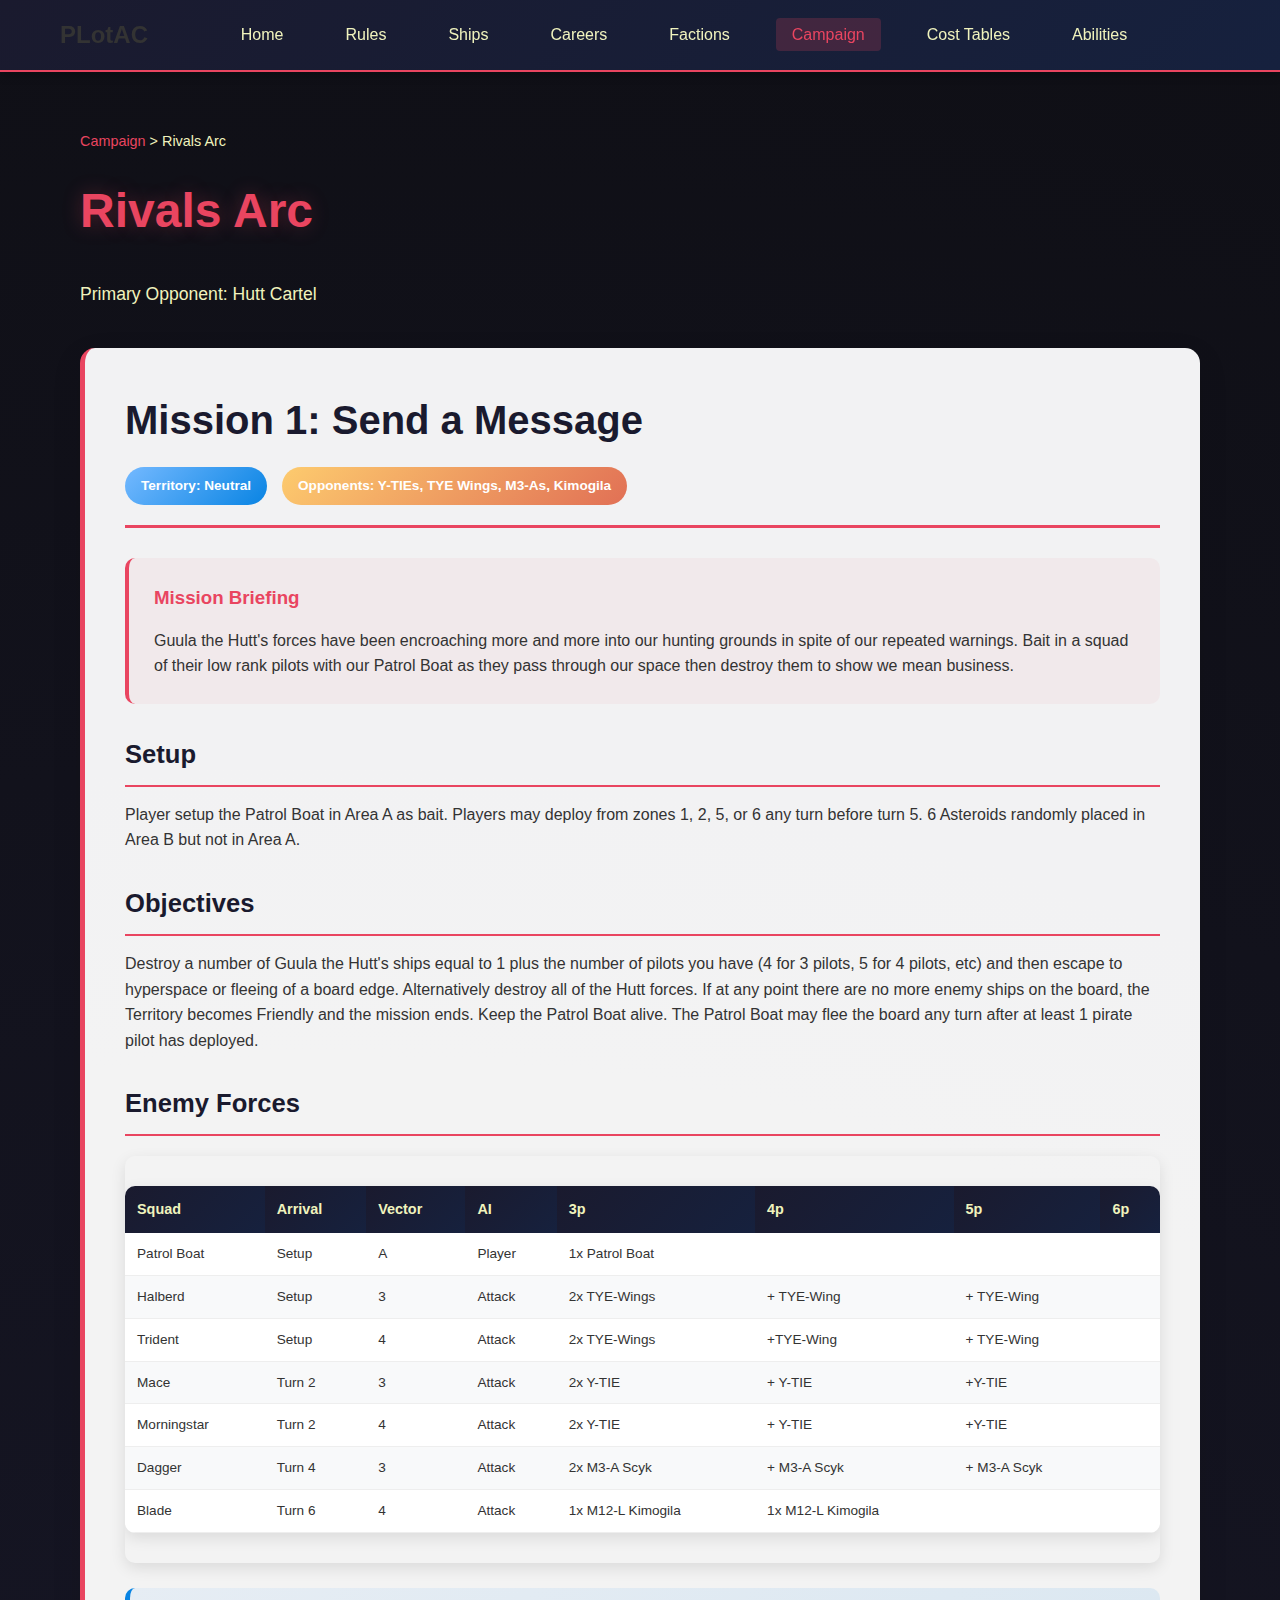
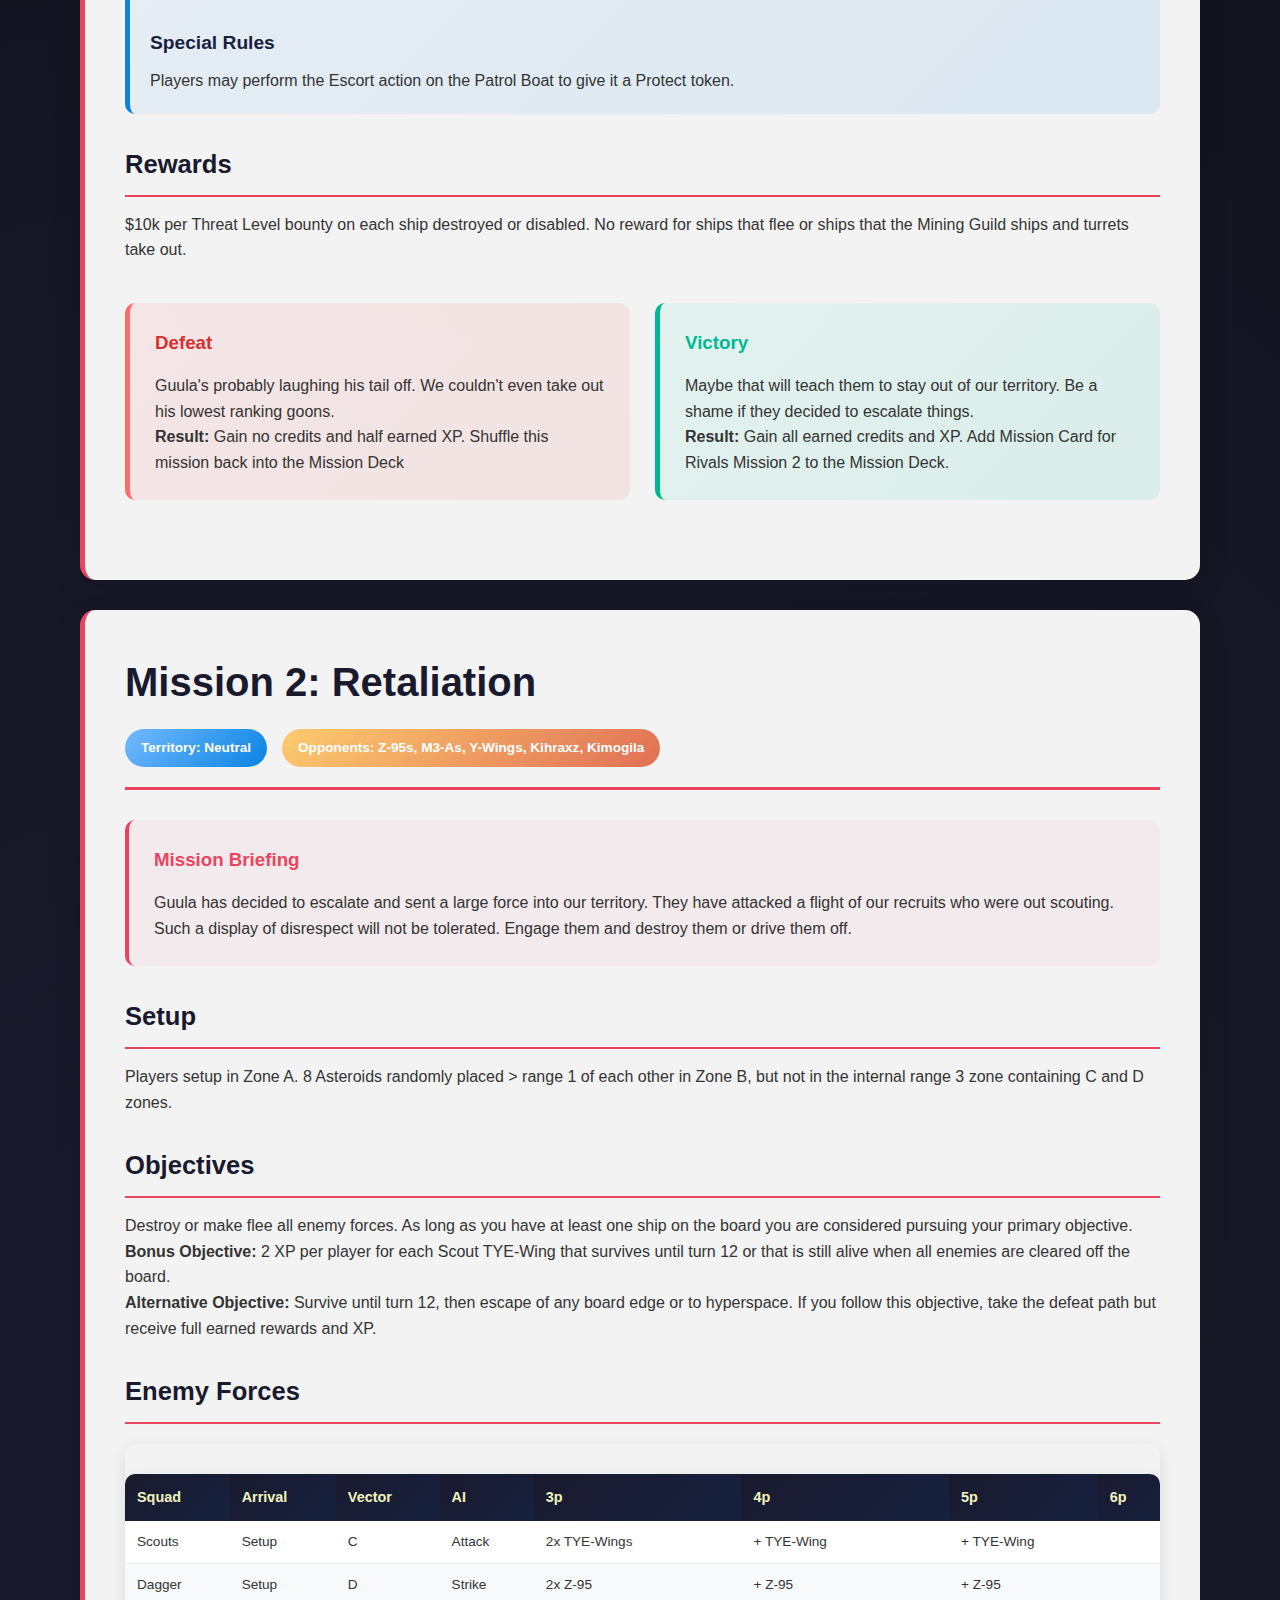
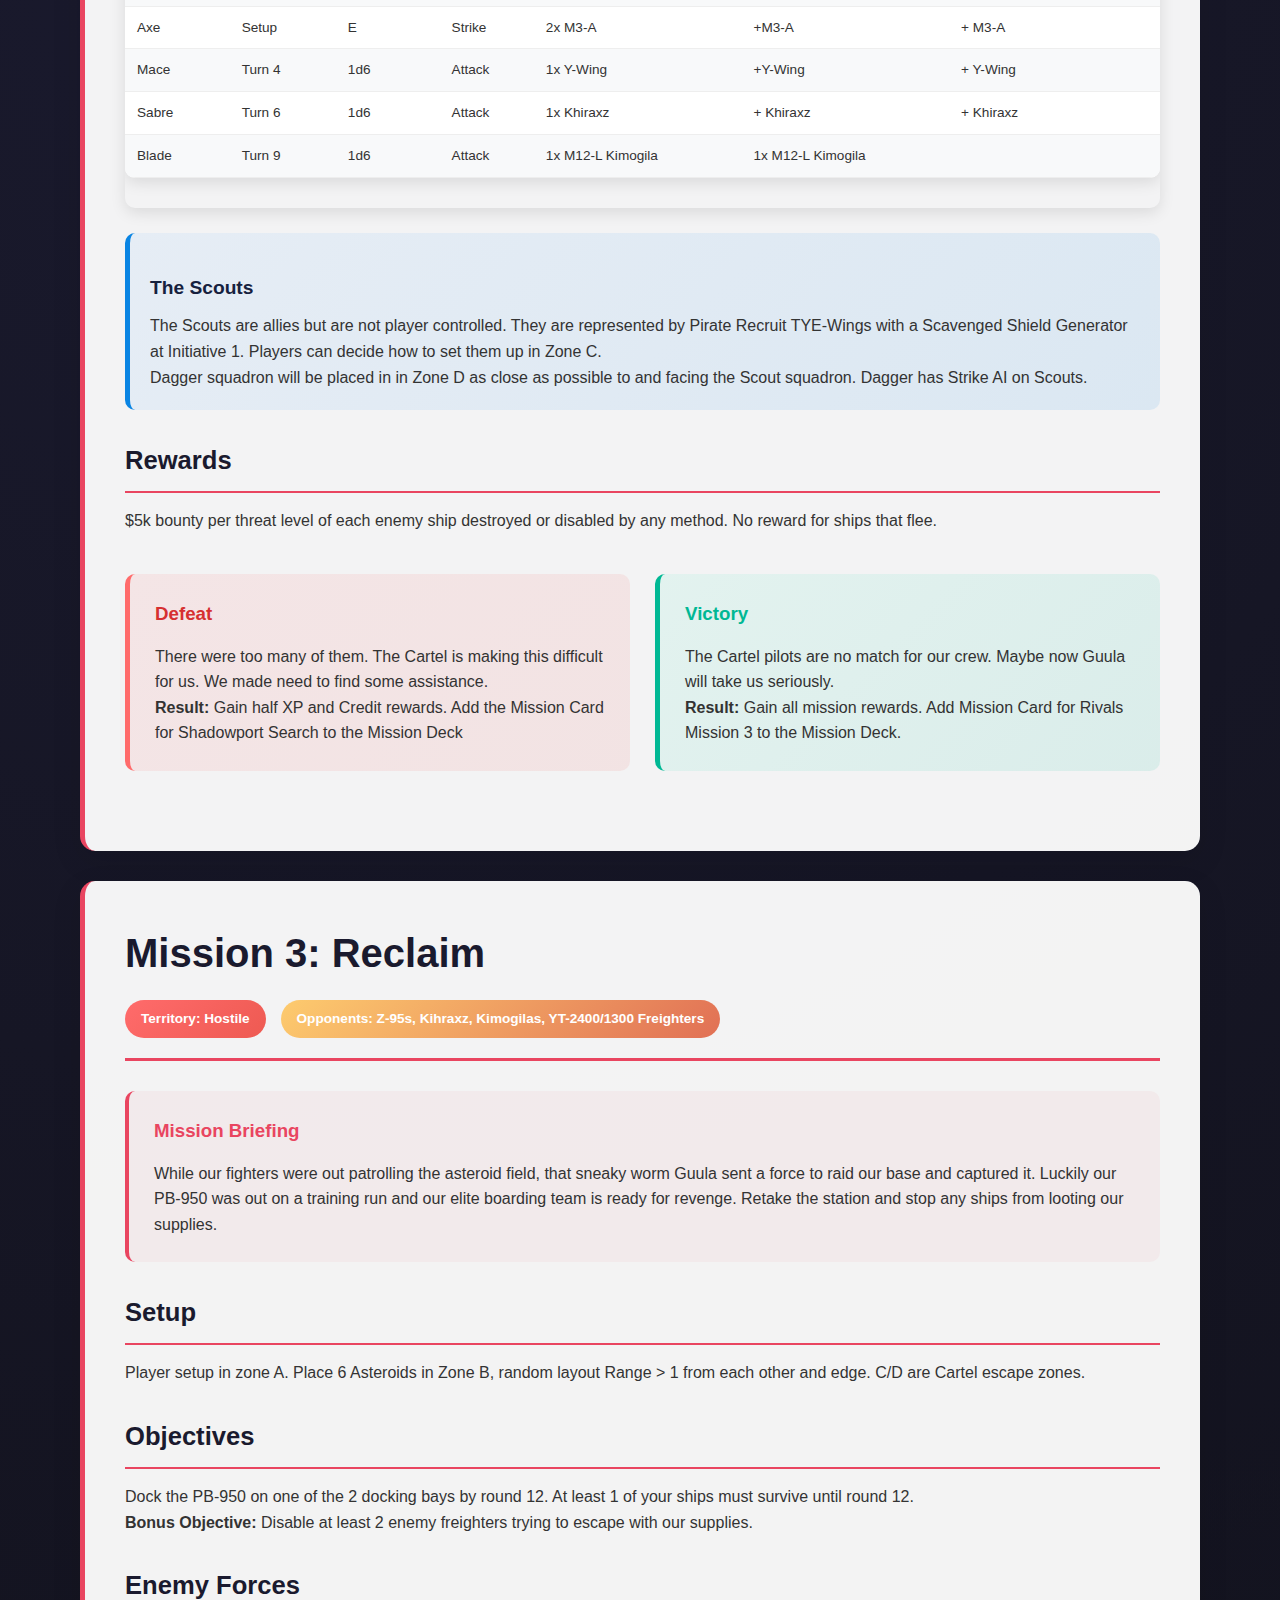
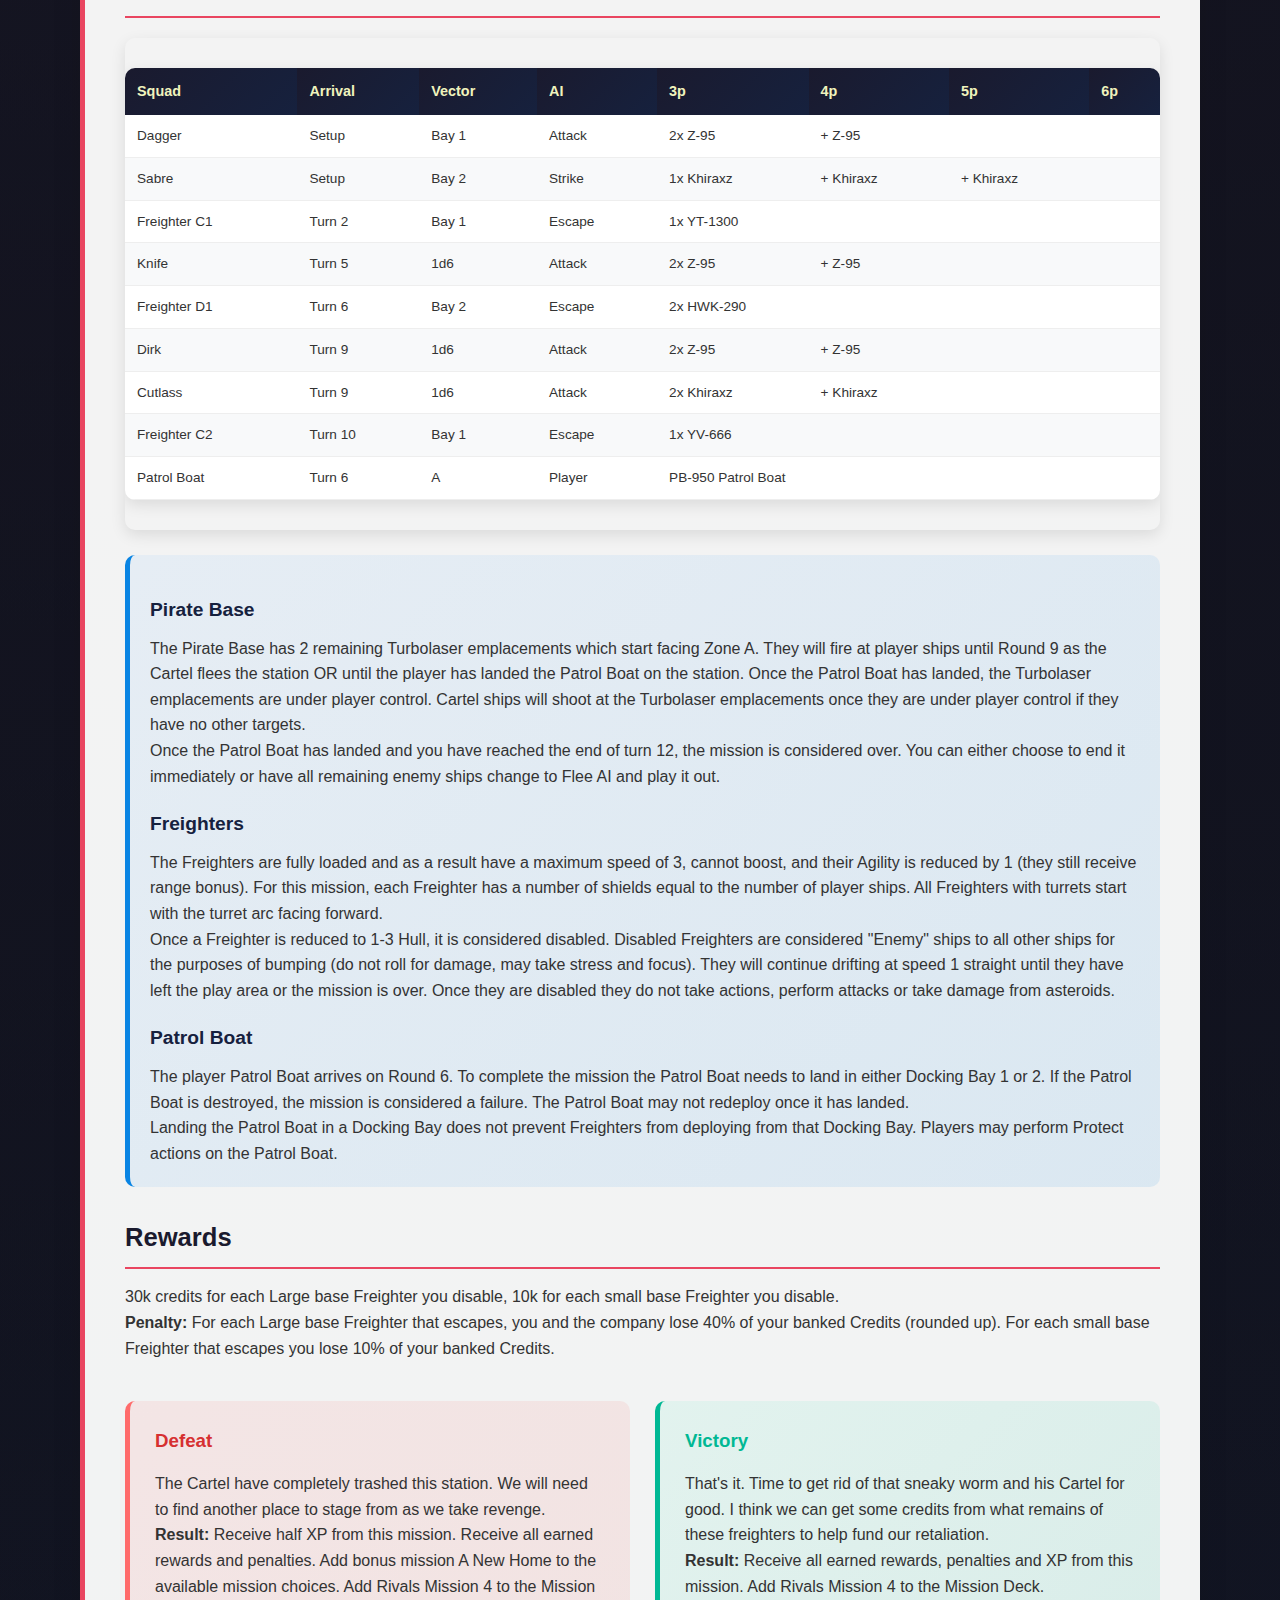
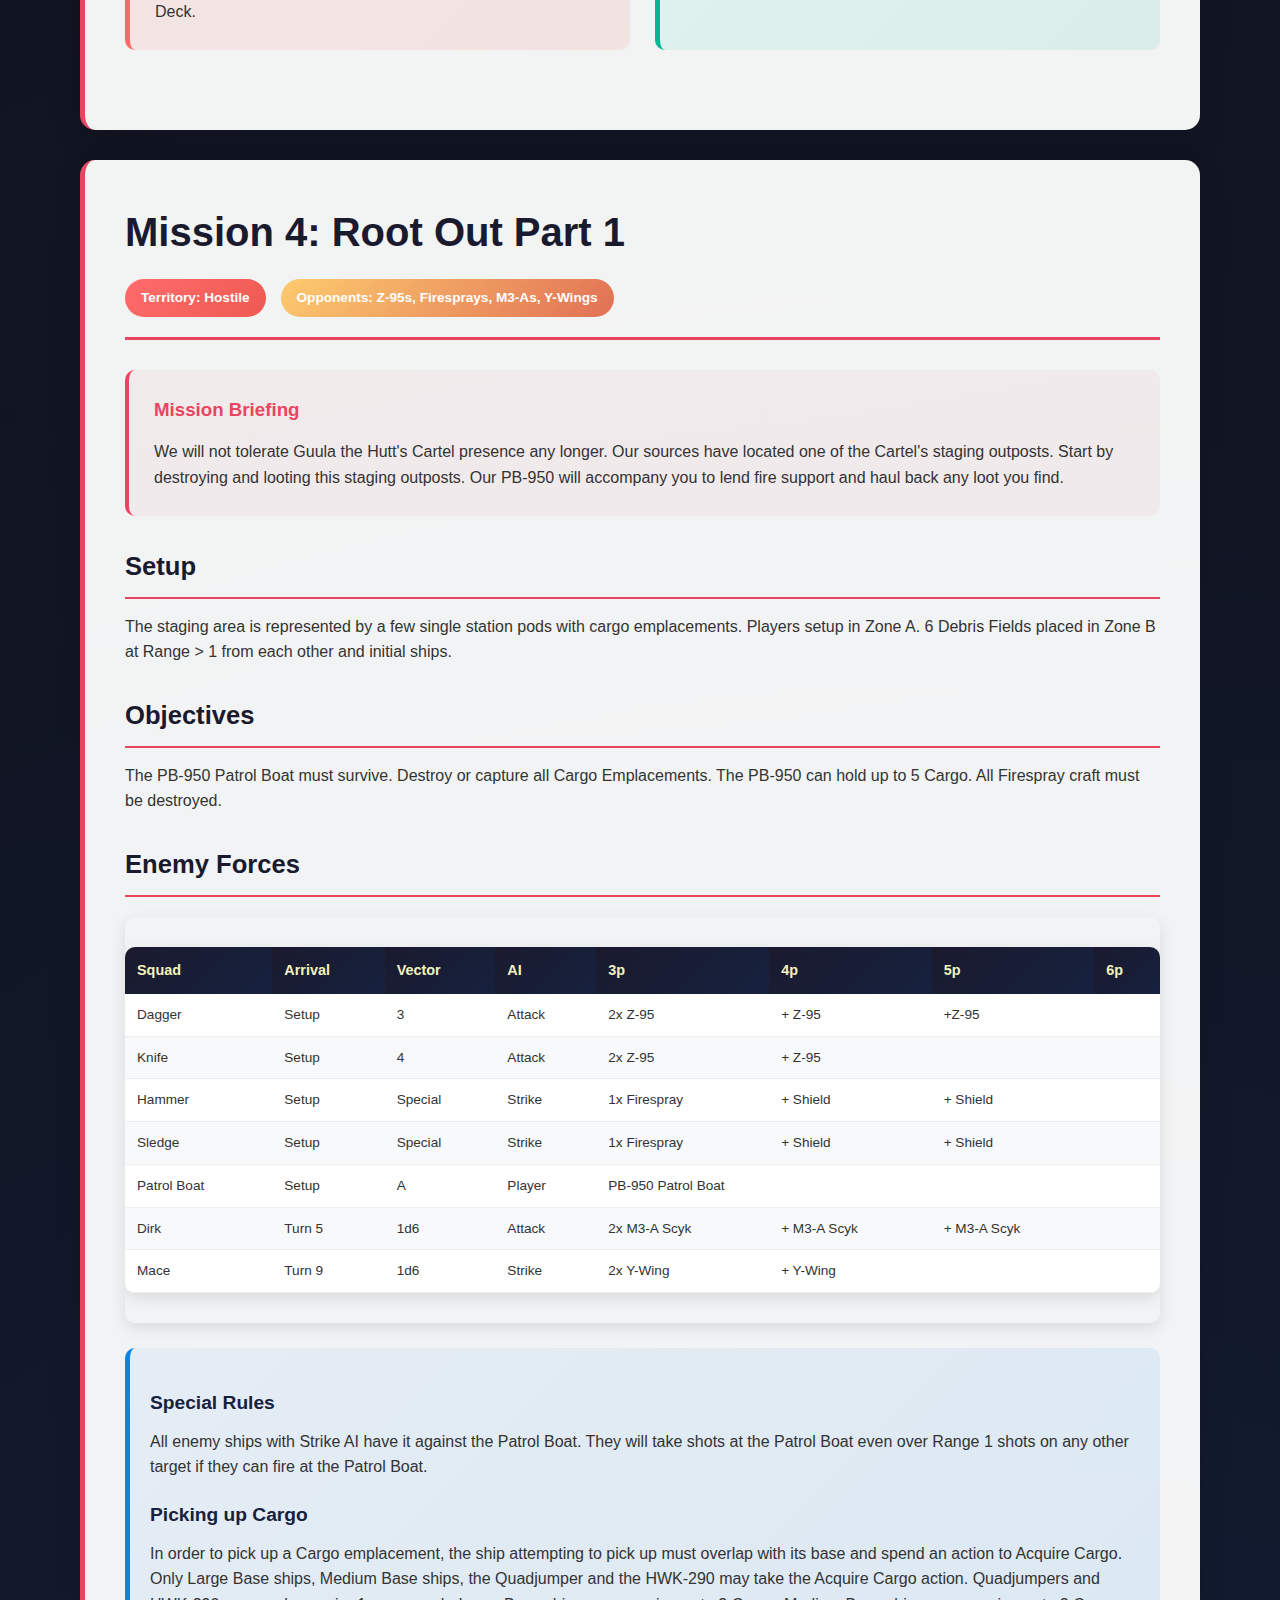
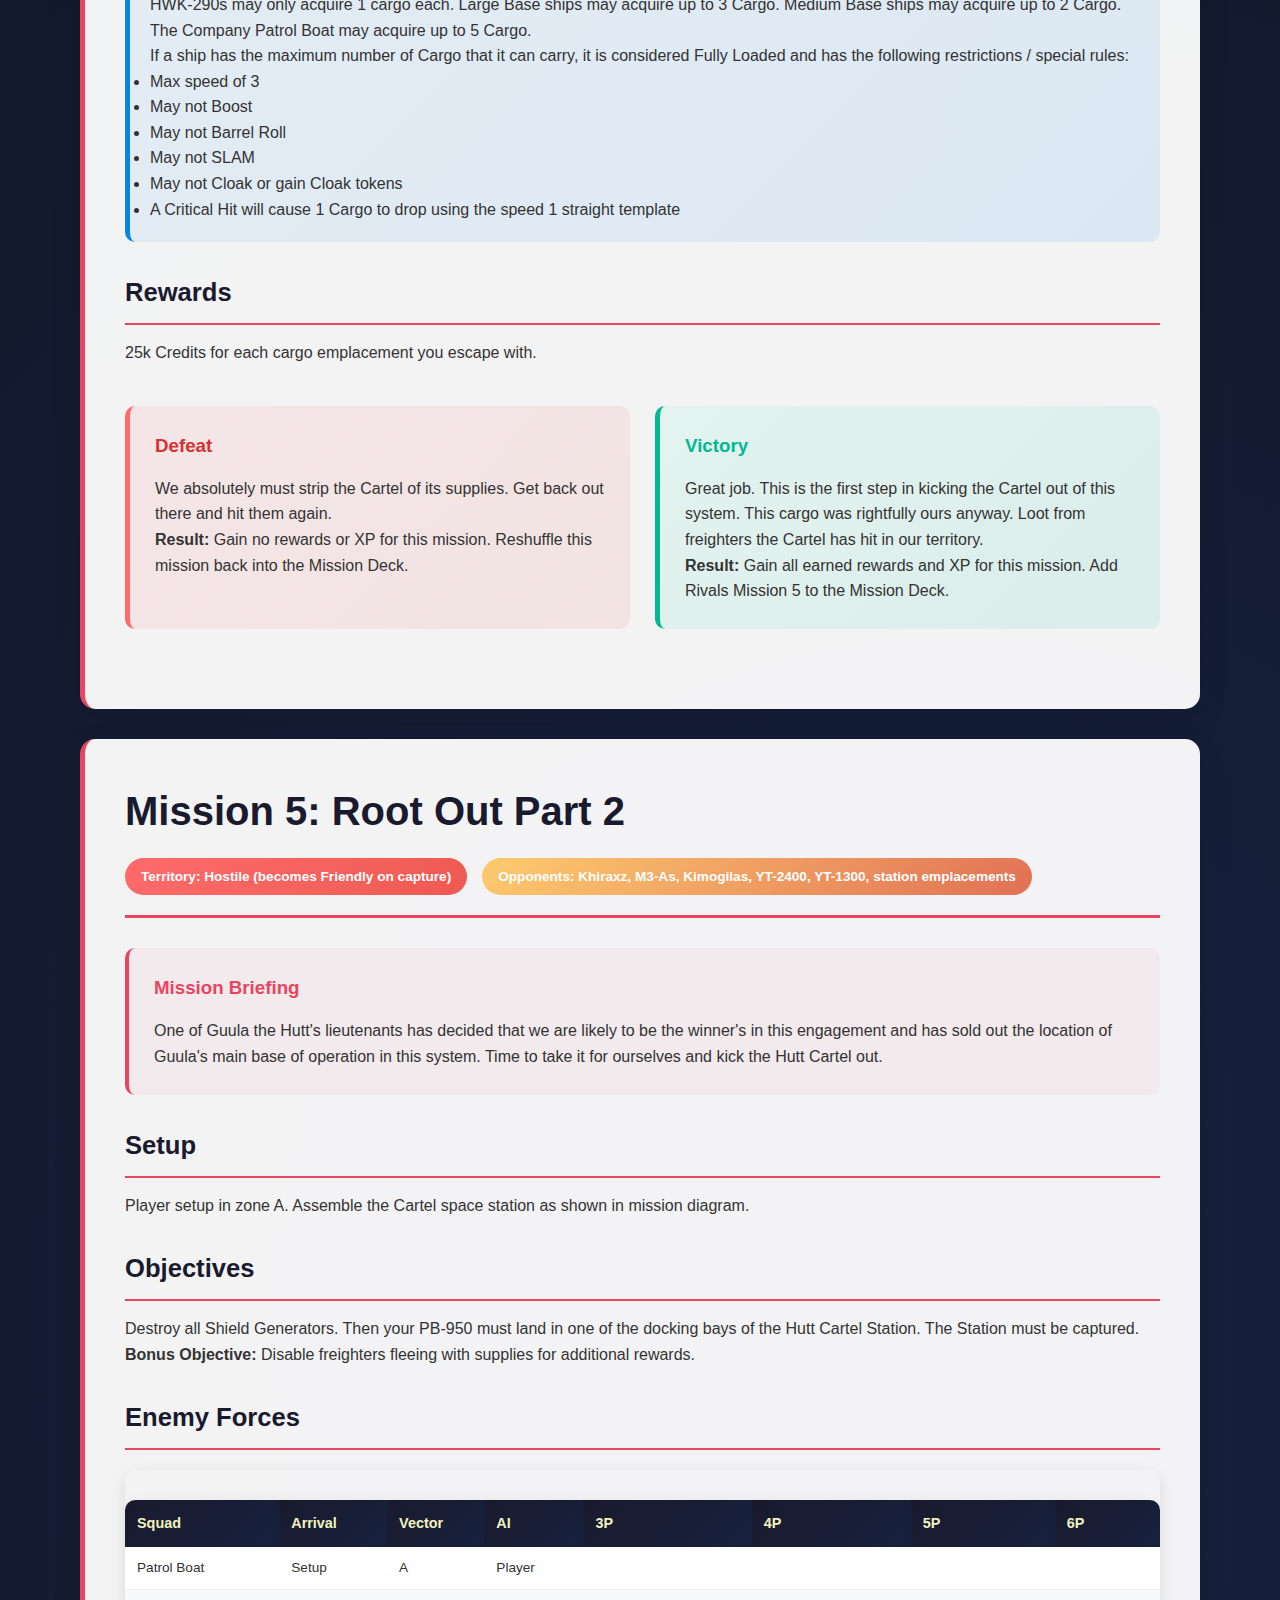
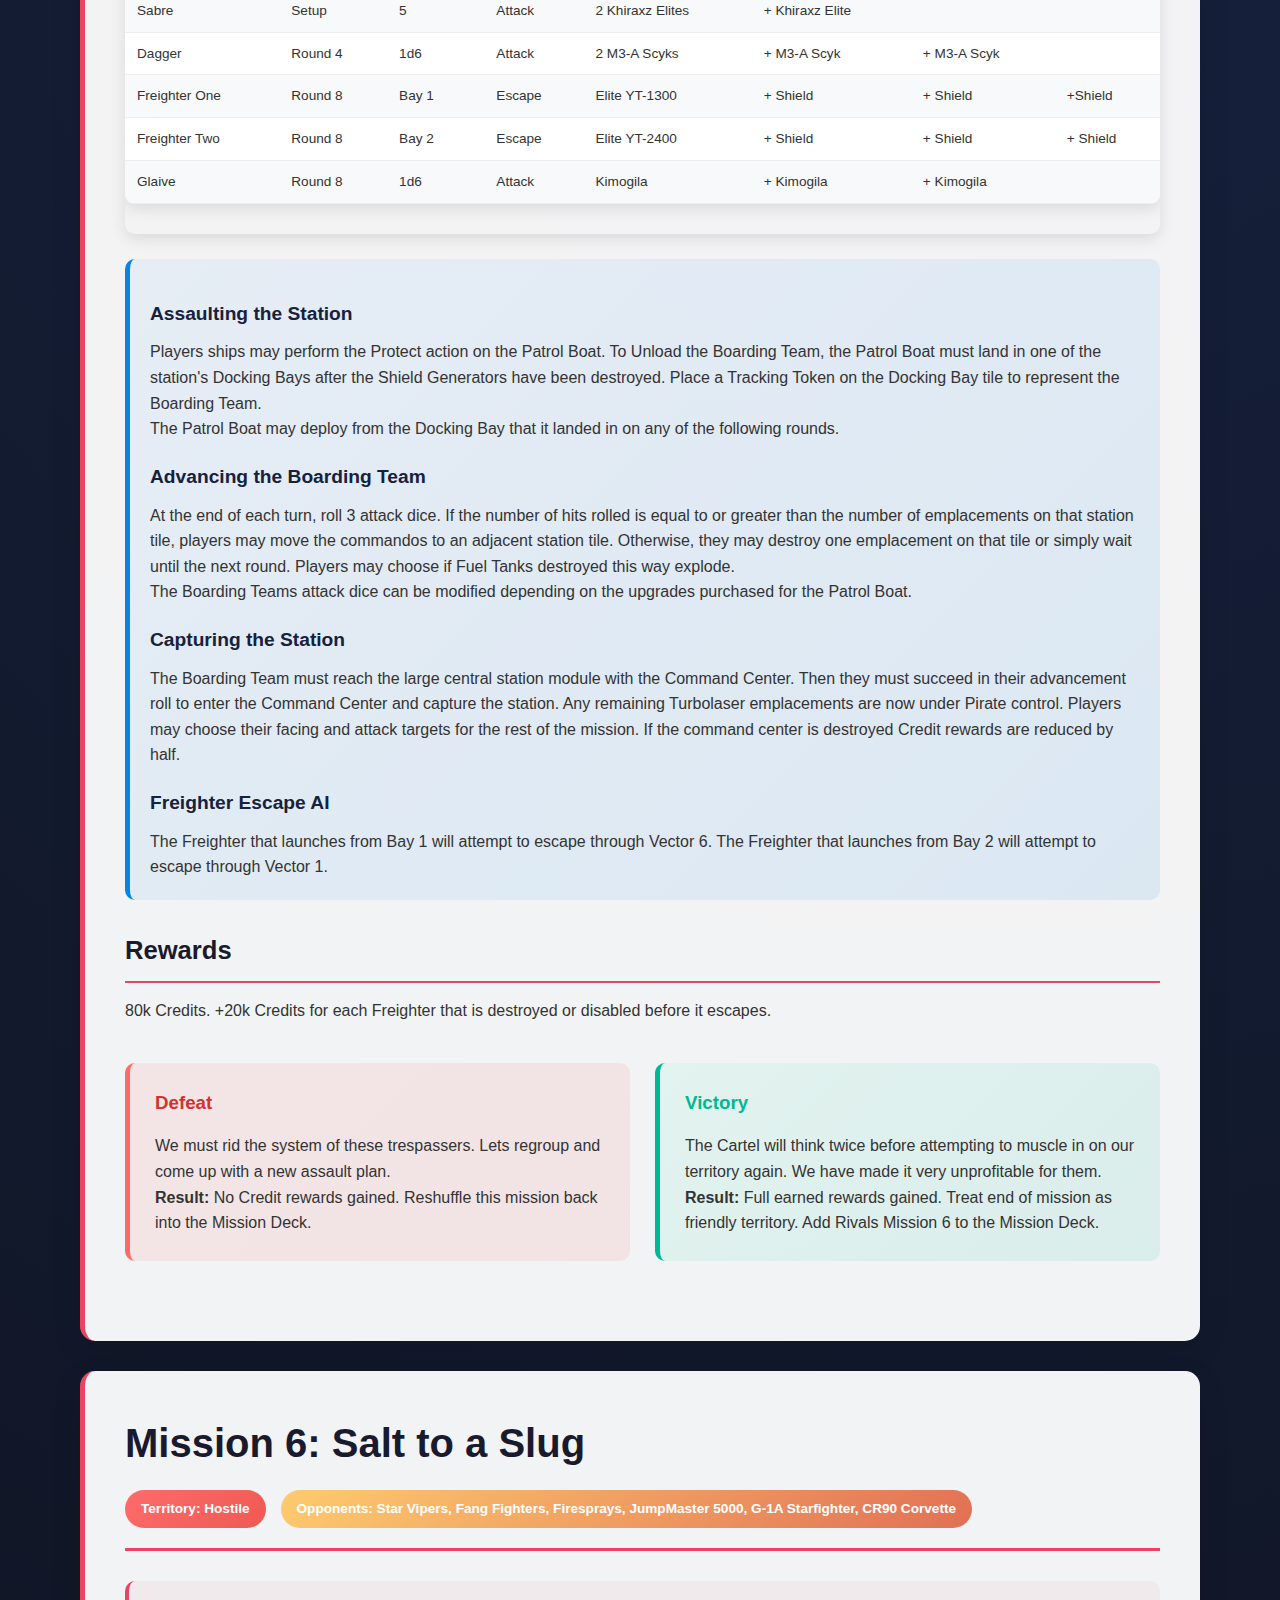
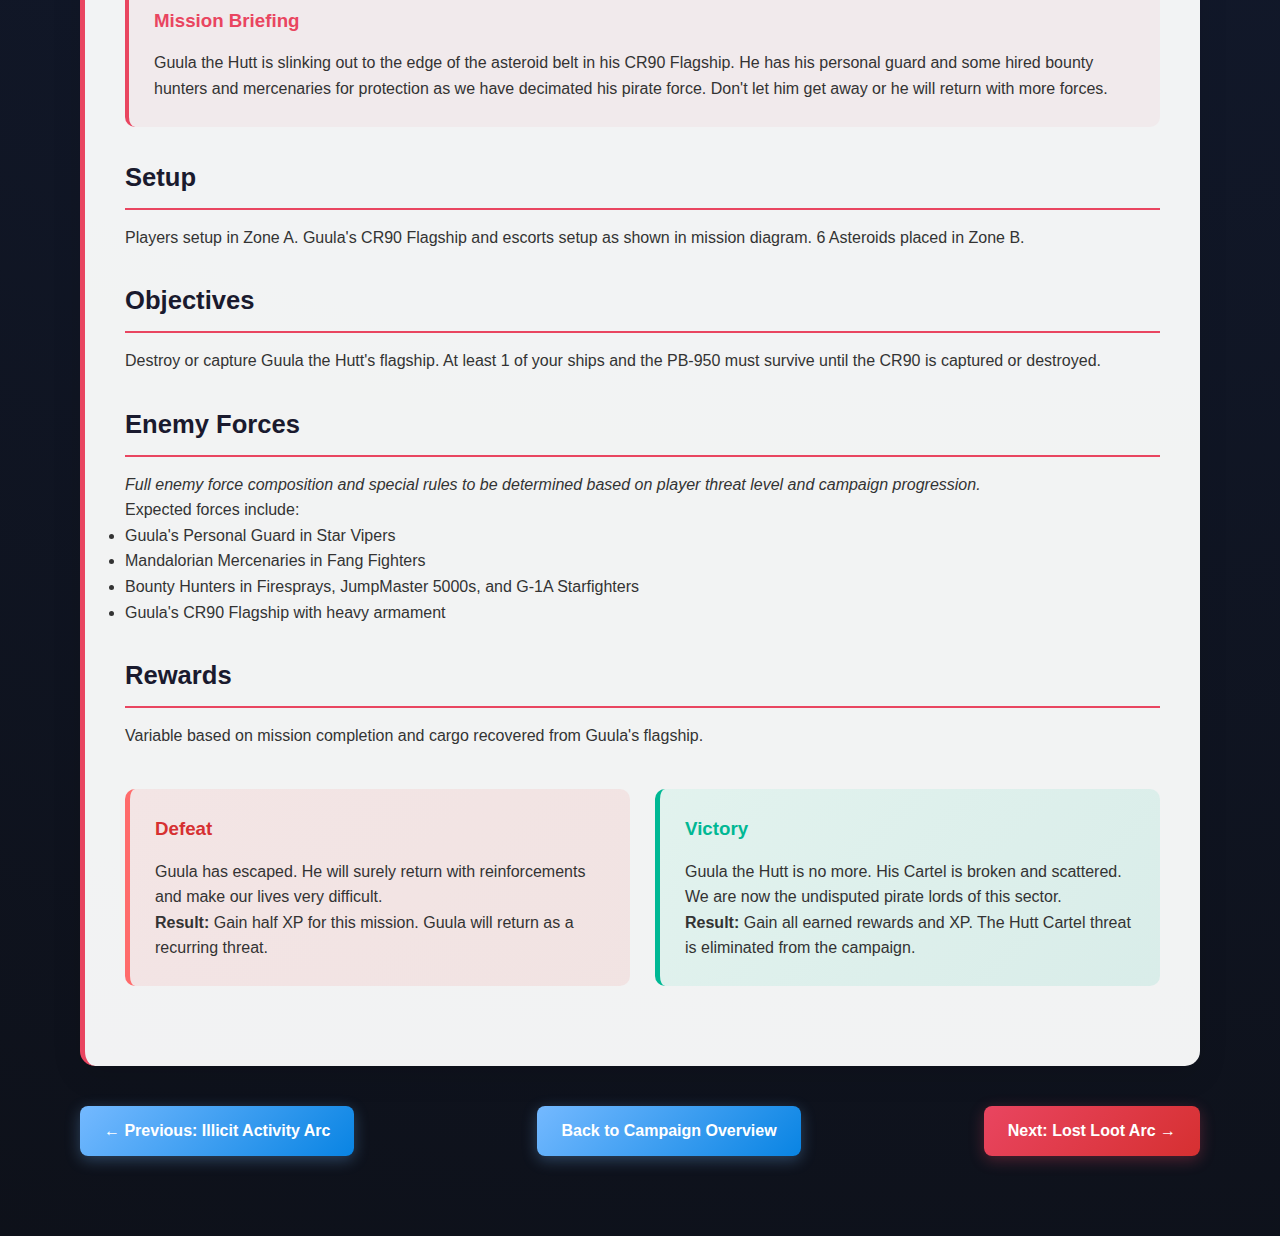
<file: campaign-rivals.html>
<!DOCTYPE html>
<html lang="en">
<head>
    <meta charset="UTF-8">
    <meta name="viewport" content="width=device-width, initial-scale=1.0">
    <title>Rivals Arc - Pirate Lords of the Arturi Cluster</title>
    <link rel="stylesheet" href="styles.css">
</head>
<body>
    <nav class="navbar">
        <div class="nav-container">
            <div class="nav-logo">
                <h2>PLotAC</h2>
            </div>
            <ul class="nav-menu">
                <li><a href="index.html">Home</a></li>
                <li><a href="rules.html">Rules</a></li>
                <li><a href="ships.html">Ships</a></li>
                <li><a href="careers.html">Careers</a></li>
                <li><a href="factions.html">Factions</a></li>
                <li><a href="campaign.html" class="active">Campaign</a></li>
                <li><a href="costs.html">Cost Tables</a></li>
                <li><a href="abilities.html">Abilities</a></li>
            </ul>
            <div class="hamburger">
                <span></span>
                <span></span>
                <span></span>
            </div>
        </div>
    </nav>

    <main class="main-content">
        <div class="container">
            <div class="breadcrumb">
                <a href="campaign.html">Campaign</a> &gt; <span>Rivals Arc</span>
            </div>

            <h1>Rivals Arc</h1>
            <p style="color: #f0f3bd; font-size: 1.1rem; margin-bottom: 40px;">Primary Opponent: Hutt Cartel</p>
            
            <div class="mission-card">
                <div class="mission-header">
                    <h2>Mission 1: Send a Message</h2>
                    <div class="mission-meta">
                        <span class="badge badge-neutral">Territory: Neutral</span>
                        <span class="badge badge-enemy">Opponents: Y-TIEs, TYE Wings, M3-As, Kimogila</span>
                    </div>
                </div>

                <div class="mission-briefing">
                    <h3>Mission Briefing</h3>
                    <p>Guula the Hutt's forces have been encroaching more and more into our hunting grounds in spite of our repeated warnings. Bait in a squad of their low rank pilots with our Patrol Boat as they pass through our space then destroy them to show we mean business.</p>
                </div>

                <div class="mission-section">
                    <h3>Setup</h3>
                    <p>Player setup the Patrol Boat in Area A as bait. Players may deploy from zones 1, 2, 5, or 6 any turn before turn 5. 6 Asteroids randomly placed in Area B but not in Area A.</p>
                </div>

                <div class="mission-section">
                    <h3>Objectives</h3>
                    <p>Destroy a number of Guula the Hutt's ships equal to 1 plus the number of pilots you have (4 for 3 pilots, 5 for 4 pilots, etc) and then escape to hyperspace or fleeing of a board edge. Alternatively destroy all of the Hutt forces. If at any point there are no more enemy ships on the board, the Territory becomes Friendly and the mission ends. Keep the Patrol Boat alive. The Patrol Boat may flee the board any turn after at least 1 pirate pilot has deployed.</p>
                </div>

                <div class="mission-section">
                    <h3>Enemy Forces</h3>
                    <div class="table-responsive">
                        <table class="data-table">
                            <thead>
                                <tr>
                                    <th>Squad</th>
                                    <th>Arrival</th>
                                    <th>Vector</th>
                                    <th>AI</th>
                                    <th>3p</th>
                                    <th>4p</th>
                                    <th>5p</th>
                                    <th>6p</th>
                                </tr>
                            </thead>
                            <tbody>
                                <tr>
                                    <td>Patrol Boat</td>
                                    <td>Setup</td>
                                    <td>A</td>
                                    <td>Player</td>
                                    <td colspan="4">1x Patrol Boat</td>
                                </tr>
                                <tr>
                                    <td>Halberd</td>
                                    <td>Setup</td>
                                    <td>3</td>
                                    <td>Attack</td>
                                    <td>2x TYE-Wings</td>
                                    <td>+ TYE-Wing</td>
                                    <td>+ TYE-Wing</td>
                                    <td></td>
                                </tr>
                                <tr>
                                    <td>Trident</td>
                                    <td>Setup</td>
                                    <td>4</td>
                                    <td>Attack</td>
                                    <td>2x TYE-Wings</td>
                                    <td>+TYE-Wing</td>
                                    <td>+ TYE-Wing</td>
                                    <td></td>
                                </tr>
                                <tr>
                                    <td>Mace</td>
                                    <td>Turn 2</td>
                                    <td>3</td>
                                    <td>Attack</td>
                                    <td>2x Y-TIE</td>
                                    <td>+ Y-TIE</td>
                                    <td>+Y-TIE</td>
                                    <td></td>
                                </tr>
                                <tr>
                                    <td>Morningstar</td>
                                    <td>Turn 2</td>
                                    <td>4</td>
                                    <td>Attack</td>
                                    <td>2x Y-TIE</td>
                                    <td>+ Y-TIE</td>
                                    <td>+Y-TIE</td>
                                    <td></td>
                                </tr>
                                <tr>
                                    <td>Dagger</td>
                                    <td>Turn 4</td>
                                    <td>3</td>
                                    <td>Attack</td>
                                    <td>2x M3-A Scyk</td>
                                    <td>+ M3-A Scyk</td>
                                    <td>+ M3-A Scyk</td>
                                    <td></td>
                                </tr>
                                <tr>
                                    <td>Blade</td>
                                    <td>Turn 6</td>
                                    <td>4</td>
                                    <td>Attack</td>
                                    <td>1x M12-L Kimogila</td>
                                    <td>1x M12-L Kimogila</td>
                                    <td></td>
                                    <td></td>
                                </tr>
                            </tbody>
                        </table>
                    </div>
                    
                    <div class="info-box">
                        <h4>Special Rules</h4>
                        <p>Players may perform the Escort action on the Patrol Boat to give it a Protect token.</p>
                    </div>
                </div>

                <div class="mission-section">
                    <h3>Rewards</h3>
                    <p>$10k per Threat Level bounty on each ship destroyed or disabled. No reward for ships that flee or ships that the Mining Guild ships and turrets take out.</p>
                </div>

                <div class="mission-outcomes">
                    <div class="outcome-defeat">
                        <h3>Defeat</h3>
                        <p>Guula's probably laughing his tail off. We couldn't even take out his lowest ranking goons.</p>
                        <p><strong>Result:</strong> Gain no credits and half earned XP. Shuffle this mission back into the Mission Deck</p>
                    </div>
                    
                    <div class="outcome-victory">
                        <h3>Victory</h3>
                        <p>Maybe that will teach them to stay out of our territory. Be a shame if they decided to escalate things.</p>
                        <p><strong>Result:</strong> Gain all earned credits and XP. Add Mission Card for Rivals Mission 2 to the Mission Deck.</p>
                    </div>
                </div>
            </div>

            <div class="mission-card">
                <div class="mission-header">
                    <h2>Mission 2: Retaliation</h2>
                    <div class="mission-meta">
                        <span class="badge badge-neutral">Territory: Neutral</span>
                        <span class="badge badge-enemy">Opponents: Z-95s, M3-As, Y-Wings, Kihraxz, Kimogila</span>
                    </div>
                </div>

                <div class="mission-briefing">
                    <h3>Mission Briefing</h3>
                    <p>Guula has decided to escalate and sent a large force into our territory. They have attacked a flight of our recruits who were out scouting. Such a display of disrespect will not be tolerated. Engage them and destroy them or drive them off.</p>
                </div>

                <div class="mission-section">
                    <h3>Setup</h3>
                    <p>Players setup in Zone A. 8 Asteroids randomly placed > range 1 of each other in Zone B, but not in the internal range 3 zone containing C and D zones.</p>
                </div>

                <div class="mission-section">
                    <h3>Objectives</h3>
                    <p>Destroy or make flee all enemy forces. As long as you have at least one ship on the board you are considered pursuing your primary objective.</p>
                    <p><strong>Bonus Objective:</strong> 2 XP per player for each Scout TYE-Wing that survives until turn 12 or that is still alive when all enemies are cleared off the board.</p>
                    <p><strong>Alternative Objective:</strong> Survive until turn 12, then escape of any board edge or to hyperspace. If you follow this objective, take the defeat path but receive full earned rewards and XP.</p>
                </div>

                <div class="mission-section">
                    <h3>Enemy Forces</h3>
                    <div class="table-responsive">
                        <table class="data-table">
                            <thead>
                                <tr>
                                    <th>Squad</th>
                                    <th>Arrival</th>
                                    <th>Vector</th>
                                    <th>AI</th>
                                    <th>3p</th>
                                    <th>4p</th>
                                    <th>5p</th>
                                    <th>6p</th>
                                </tr>
                            </thead>
                            <tbody>
                                <tr>
                                    <td>Scouts</td>
                                    <td>Setup</td>
                                    <td>C</td>
                                    <td>Attack</td>
                                    <td>2x TYE-Wings</td>
                                    <td>+ TYE-Wing</td>
                                    <td>+ TYE-Wing</td>
                                    <td></td>
                                </tr>
                                <tr>
                                    <td>Dagger</td>
                                    <td>Setup</td>
                                    <td>D</td>
                                    <td>Strike</td>
                                    <td>2x Z-95</td>
                                    <td>+ Z-95</td>
                                    <td>+ Z-95</td>
                                    <td></td>
                                </tr>
                                <tr>
                                    <td>Axe</td>
                                    <td>Setup</td>
                                    <td>E</td>
                                    <td>Strike</td>
                                    <td>2x M3-A</td>
                                    <td>+M3-A</td>
                                    <td>+ M3-A</td>
                                    <td></td>
                                </tr>
                                <tr>
                                    <td>Mace</td>
                                    <td>Turn 4</td>
                                    <td>1d6</td>
                                    <td>Attack</td>
                                    <td>1x Y-Wing</td>
                                    <td>+Y-Wing</td>
                                    <td>+ Y-Wing</td>
                                    <td></td>
                                </tr>
                                <tr>
                                    <td>Sabre</td>
                                    <td>Turn 6</td>
                                    <td>1d6</td>
                                    <td>Attack</td>
                                    <td>1x Khiraxz</td>
                                    <td>+ Khiraxz</td>
                                    <td>+ Khiraxz</td>
                                    <td></td>
                                </tr>
                                <tr>
                                    <td>Blade</td>
                                    <td>Turn 9</td>
                                    <td>1d6</td>
                                    <td>Attack</td>
                                    <td>1x M12-L Kimogila</td>
                                    <td>1x M12-L Kimogila</td>
                                    <td></td>
                                    <td></td>
                                </tr>
                            </tbody>
                        </table>
                    </div>
                    
                    <div class="info-box">
                        <h4>The Scouts</h4>
                        <p>The Scouts are allies but are not player controlled. They are represented by Pirate Recruit TYE-Wings with a Scavenged Shield Generator at Initiative 1. Players can decide how to set them up in Zone C.</p>
                        <p>Dagger squadron will be placed in in Zone D as close as possible to and facing the Scout squadron. Dagger has Strike AI on Scouts.</p>
                    </div>
                </div>

                <div class="mission-section">
                    <h3>Rewards</h3>
                    <p>$5k bounty per threat level of each enemy ship destroyed or disabled by any method. No reward for ships that flee.</p>
                </div>

                <div class="mission-outcomes">
                    <div class="outcome-defeat">
                        <h3>Defeat</h3>
                        <p>There were too many of them. The Cartel is making this difficult for us. We made need to find some assistance.</p>
                        <p><strong>Result:</strong> Gain half XP and Credit rewards. Add the Mission Card for Shadowport Search to the Mission Deck</p>
                    </div>
                    
                    <div class="outcome-victory">
                        <h3>Victory</h3>
                        <p>The Cartel pilots are no match for our crew. Maybe now Guula will take us seriously.</p>
                        <p><strong>Result:</strong> Gain all mission rewards. Add Mission Card for Rivals Mission 3 to the Mission Deck.</p>
                    </div>
                </div>
            </div>

            <div class="mission-card">
                <div class="mission-header">
                    <h2>Mission 3: Reclaim</h2>
                    <div class="mission-meta">
                        <span class="badge badge-hostile">Territory: Hostile</span>
                        <span class="badge badge-enemy">Opponents: Z-95s, Kihraxz, Kimogilas, YT-2400/1300 Freighters</span>
                    </div>
                </div>

                <div class="mission-briefing">
                    <h3>Mission Briefing</h3>
                    <p>While our fighters were out patrolling the asteroid field, that sneaky worm Guula sent a force to raid our base and captured it. Luckily our PB-950 was out on a training run and our elite boarding team is ready for revenge. Retake the station and stop any ships from looting our supplies.</p>
                </div>

                <div class="mission-section">
                    <h3>Setup</h3>
                    <p>Player setup in zone A. Place 6 Asteroids in Zone B, random layout Range > 1 from each other and edge. C/D are Cartel escape zones.</p>
                </div>

                <div class="mission-section">
                    <h3>Objectives</h3>
                    <p>Dock the PB-950 on one of the 2 docking bays by round 12. At least 1 of your ships must survive until round 12.</p>
                    <p><strong>Bonus Objective:</strong> Disable at least 2 enemy freighters trying to escape with our supplies.</p>
                </div>

                <div class="mission-section">
                    <h3>Enemy Forces</h3>
                    <div class="table-responsive">
                        <table class="data-table">
                            <thead>
                                <tr>
                                    <th>Squad</th>
                                    <th>Arrival</th>
                                    <th>Vector</th>
                                    <th>AI</th>
                                    <th>3p</th>
                                    <th>4p</th>
                                    <th>5p</th>
                                    <th>6p</th>
                                </tr>
                            </thead>
                            <tbody>
                                <tr>
                                    <td>Dagger</td>
                                    <td>Setup</td>
                                    <td>Bay 1</td>
                                    <td>Attack</td>
                                    <td>2x Z-95</td>
                                    <td>+ Z-95</td>
                                    <td></td>
                                    <td></td>
                                </tr>
                                <tr>
                                    <td>Sabre</td>
                                    <td>Setup</td>
                                    <td>Bay 2</td>
                                    <td>Strike</td>
                                    <td>1x Khiraxz</td>
                                    <td>+ Khiraxz</td>
                                    <td>+ Khiraxz</td>
                                    <td></td>
                                </tr>
                                <tr>
                                    <td>Freighter C1</td>
                                    <td>Turn 2</td>
                                    <td>Bay 1</td>
                                    <td>Escape</td>
                                    <td colspan="4">1x YT-1300</td>
                                </tr>
                                <tr>
                                    <td>Knife</td>
                                    <td>Turn 5</td>
                                    <td>1d6</td>
                                    <td>Attack</td>
                                    <td>2x Z-95</td>
                                    <td>+ Z-95</td>
                                    <td></td>
                                    <td></td>
                                </tr>
                                <tr>
                                    <td>Freighter D1</td>
                                    <td>Turn 6</td>
                                    <td>Bay 2</td>
                                    <td>Escape</td>
                                    <td colspan="4">2x HWK-290</td>
                                </tr>
                                <tr>
                                    <td>Dirk</td>
                                    <td>Turn 9</td>
                                    <td>1d6</td>
                                    <td>Attack</td>
                                    <td>2x Z-95</td>
                                    <td>+ Z-95</td>
                                    <td></td>
                                    <td></td>
                                </tr>
                                <tr>
                                    <td>Cutlass</td>
                                    <td>Turn 9</td>
                                    <td>1d6</td>
                                    <td>Attack</td>
                                    <td>2x Khiraxz</td>
                                    <td>+ Khiraxz</td>
                                    <td></td>
                                    <td></td>
                                </tr>
                                <tr>
                                    <td>Freighter C2</td>
                                    <td>Turn 10</td>
                                    <td>Bay 1</td>
                                    <td>Escape</td>
                                    <td colspan="4">1x YV-666</td>
                                </tr>
                                <tr>
                                    <td>Patrol Boat</td>
                                    <td>Turn 6</td>
                                    <td>A</td>
                                    <td>Player</td>
                                    <td colspan="4">PB-950 Patrol Boat</td>
                                </tr>
                            </tbody>
                        </table>
                    </div>
                    
                    <div class="info-box">
                        <h4>Pirate Base</h4>
                        <p>The Pirate Base has 2 remaining Turbolaser emplacements which start facing Zone A. They will fire at player ships until Round 9 as the Cartel flees the station OR until the player has landed the Patrol Boat on the station. Once the Patrol Boat has landed, the Turbolaser emplacements are under player control. Cartel ships will shoot at the Turbolaser emplacements once they are under player control if they have no other targets.</p>
                        <p>Once the Patrol Boat has landed and you have reached the end of turn 12, the mission is considered over. You can either choose to end it immediately or have all remaining enemy ships change to Flee AI and play it out.</p>
                        
                        <h4>Freighters</h4>
                        <p>The Freighters are fully loaded and as a result have a maximum speed of 3, cannot boost, and their Agility is reduced by 1 (they still receive range bonus). For this mission, each Freighter has a number of shields equal to the number of player ships. All Freighters with turrets start with the turret arc facing forward.</p>
                        <p>Once a Freighter is reduced to 1-3 Hull, it is considered disabled. Disabled Freighters are considered "Enemy" ships to all other ships for the purposes of bumping (do not roll for damage, may take stress and focus). They will continue drifting at speed 1 straight until they have left the play area or the mission is over. Once they are disabled they do not take actions, perform attacks or take damage from asteroids.</p>
                        
                        <h4>Patrol Boat</h4>
                        <p>The player Patrol Boat arrives on Round 6. To complete the mission the Patrol Boat needs to land in either Docking Bay 1 or 2. If the Patrol Boat is destroyed, the mission is considered a failure. The Patrol Boat may not redeploy once it has landed.</p>
                        <p>Landing the Patrol Boat in a Docking Bay does not prevent Freighters from deploying from that Docking Bay. Players may perform Protect actions on the Patrol Boat.</p>
                    </div>
                </div>

                <div class="mission-section">
                    <h3>Rewards</h3>
                    <p>30k credits for each Large base Freighter you disable, 10k for each small base Freighter you disable.</p>
                    <p><strong>Penalty:</strong> For each Large base Freighter that escapes, you and the company lose 40% of your banked Credits (rounded up). For each small base Freighter that escapes you lose 10% of your banked Credits.</p>
                </div>

                <div class="mission-outcomes">
                    <div class="outcome-defeat">
                        <h3>Defeat</h3>
                        <p>The Cartel have completely trashed this station. We will need to find another place to stage from as we take revenge.</p>
                        <p><strong>Result:</strong> Receive half XP from this mission. Receive all earned rewards and penalties. Add bonus mission A New Home to the available mission choices. Add Rivals Mission 4 to the Mission Deck.</p>
                    </div>
                    
                    <div class="outcome-victory">
                        <h3>Victory</h3>
                        <p>That's it. Time to get rid of that sneaky worm and his Cartel for good. I think we can get some credits from what remains of these freighters to help fund our retaliation.</p>
                        <p><strong>Result:</strong> Receive all earned rewards, penalties and XP from this mission. Add Rivals Mission 4 to the Mission Deck.</p>
                    </div>
                </div>
            </div>

            <div class="mission-card">
                <div class="mission-header">
                    <h2>Mission 4: Root Out Part 1</h2>
                    <div class="mission-meta">
                        <span class="badge badge-hostile">Territory: Hostile</span>
                        <span class="badge badge-enemy">Opponents: Z-95s, Firesprays, M3-As, Y-Wings</span>
                    </div>
                </div>

                <div class="mission-briefing">
                    <h3>Mission Briefing</h3>
                    <p>We will not tolerate Guula the Hutt's Cartel presence any longer. Our sources have located one of the Cartel's staging outposts. Start by destroying and looting this staging outposts. Our PB-950 will accompany you to lend fire support and haul back any loot you find.</p>
                </div>

                <div class="mission-section">
                    <h3>Setup</h3>
                    <p>The staging area is represented by a few single station pods with cargo emplacements. Players setup in Zone A. 6 Debris Fields placed in Zone B at Range > 1 from each other and initial ships.</p>
                </div>

                <div class="mission-section">
                    <h3>Objectives</h3>
                    <p>The PB-950 Patrol Boat must survive. Destroy or capture all Cargo Emplacements. The PB-950 can hold up to 5 Cargo. All Firespray craft must be destroyed.</p>
                </div>

                <div class="mission-section">
                    <h3>Enemy Forces</h3>
                    <div class="table-responsive">
                        <table class="data-table">
                            <thead>
                                <tr>
                                    <th>Squad</th>
                                    <th>Arrival</th>
                                    <th>Vector</th>
                                    <th>AI</th>
                                    <th>3p</th>
                                    <th>4p</th>
                                    <th>5p</th>
                                    <th>6p</th>
                                </tr>
                            </thead>
                            <tbody>
                                <tr>
                                    <td>Dagger</td>
                                    <td>Setup</td>
                                    <td>3</td>
                                    <td>Attack</td>
                                    <td>2x Z-95</td>
                                    <td>+ Z-95</td>
                                    <td>+Z-95</td>
                                    <td></td>
                                </tr>
                                <tr>
                                    <td>Knife</td>
                                    <td>Setup</td>
                                    <td>4</td>
                                    <td>Attack</td>
                                    <td>2x Z-95</td>
                                    <td>+ Z-95</td>
                                    <td></td>
                                    <td></td>
                                </tr>
                                <tr>
                                    <td>Hammer</td>
                                    <td>Setup</td>
                                    <td>Special</td>
                                    <td>Strike</td>
                                    <td>1x Firespray</td>
                                    <td>+ Shield</td>
                                    <td>+ Shield</td>
                                    <td></td>
                                </tr>
                                <tr>
                                    <td>Sledge</td>
                                    <td>Setup</td>
                                    <td>Special</td>
                                    <td>Strike</td>
                                    <td>1x Firespray</td>
                                    <td>+ Shield</td>
                                    <td>+ Shield</td>
                                    <td></td>
                                </tr>
                                <tr>
                                    <td>Patrol Boat</td>
                                    <td>Setup</td>
                                    <td>A</td>
                                    <td>Player</td>
                                    <td colspan="4">PB-950 Patrol Boat</td>
                                </tr>
                                <tr>
                                    <td>Dirk</td>
                                    <td>Turn 5</td>
                                    <td>1d6</td>
                                    <td>Attack</td>
                                    <td>2x M3-A Scyk</td>
                                    <td>+ M3-A Scyk</td>
                                    <td>+ M3-A Scyk</td>
                                    <td></td>
                                </tr>
                                <tr>
                                    <td>Mace</td>
                                    <td>Turn 9</td>
                                    <td>1d6</td>
                                    <td>Strike</td>
                                    <td>2x Y-Wing</td>
                                    <td>+ Y-Wing</td>
                                    <td></td>
                                    <td></td>
                                </tr>
                            </tbody>
                        </table>
                    </div>
                    
                    <div class="info-box">
                        <h4>Special Rules</h4>
                        <p>All enemy ships with Strike AI have it against the Patrol Boat. They will take shots at the Patrol Boat even over Range 1 shots on any other target if they can fire at the Patrol Boat.</p>
                        
                        <h4>Picking up Cargo</h4>
                        <p>In order to pick up a Cargo emplacement, the ship attempting to pick up must overlap with its base and spend an action to Acquire Cargo. Only Large Base ships, Medium Base ships, the Quadjumper and the HWK-290 may take the Acquire Cargo action. Quadjumpers and HWK-290s may only acquire 1 cargo each. Large Base ships may acquire up to 3 Cargo. Medium Base ships may acquire up to 2 Cargo. The Company Patrol Boat may acquire up to 5 Cargo.</p>
                        <p>If a ship has the maximum number of Cargo that it can carry, it is considered Fully Loaded and has the following restrictions / special rules:</p>
                        <ul>
                            <li>Max speed of 3</li>
                            <li>May not Boost</li>
                            <li>May not Barrel Roll</li>
                            <li>May not SLAM</li>
                            <li>May not Cloak or gain Cloak tokens</li>
                            <li>A Critical Hit will cause 1 Cargo to drop using the speed 1 straight template</li>
                        </ul>
                    </div>
                </div>

                <div class="mission-section">
                    <h3>Rewards</h3>
                    <p>25k Credits for each cargo emplacement you escape with.</p>
                </div>

                <div class="mission-outcomes">
                    <div class="outcome-defeat">
                        <h3>Defeat</h3>
                        <p>We absolutely must strip the Cartel of its supplies. Get back out there and hit them again.</p>
                        <p><strong>Result:</strong> Gain no rewards or XP for this mission. Reshuffle this mission back into the Mission Deck.</p>
                    </div>
                    
                    <div class="outcome-victory">
                        <h3>Victory</h3>
                        <p>Great job. This is the first step in kicking the Cartel out of this system. This cargo was rightfully ours anyway. Loot from freighters the Cartel has hit in our territory.</p>
                        <p><strong>Result:</strong> Gain all earned rewards and XP for this mission. Add Rivals Mission 5 to the Mission Deck.</p>
                    </div>
                </div>
            </div>

            <div class="mission-card">
                <div class="mission-header">
                    <h2>Mission 5: Root Out Part 2</h2>
                    <div class="mission-meta">
                        <span class="badge badge-hostile">Territory: Hostile (becomes Friendly on capture)</span>
                        <span class="badge badge-enemy">Opponents: Khiraxz, M3-As, Kimogilas, YT-2400, YT-1300, station emplacements</span>
                    </div>
                </div>

                <div class="mission-briefing">
                    <h3>Mission Briefing</h3>
                    <p>One of Guula the Hutt's lieutenants has decided that we are likely to be the winner's in this engagement and has sold out the location of Guula's main base of operation in this system. Time to take it for ourselves and kick the Hutt Cartel out.</p>
                </div>

                <div class="mission-section">
                    <h3>Setup</h3>
                    <p>Player setup in zone A. Assemble the Cartel space station as shown in mission diagram.</p>
                </div>

                <div class="mission-section">
                    <h3>Objectives</h3>
                    <p>Destroy all Shield Generators. Then your PB-950 must land in one of the docking bays of the Hutt Cartel Station. The Station must be captured.</p>
                    <p><strong>Bonus Objective:</strong> Disable freighters fleeing with supplies for additional rewards.</p>
                </div>

                <div class="mission-section">
                    <h3>Enemy Forces</h3>
                    <div class="table-responsive">
                        <table class="data-table">
                            <thead>
                                <tr>
                                    <th>Squad</th>
                                    <th>Arrival</th>
                                    <th>Vector</th>
                                    <th>AI</th>
                                    <th>3P</th>
                                    <th>4P</th>
                                    <th>5P</th>
                                    <th>6P</th>
                                </tr>
                            </thead>
                            <tbody>
                                <tr>
                                    <td>Patrol Boat</td>
                                    <td>Setup</td>
                                    <td>A</td>
                                    <td>Player</td>
                                    <td colspan="4"></td>
                                </tr>
                                <tr>
                                    <td>Sabre</td>
                                    <td>Setup</td>
                                    <td>5</td>
                                    <td>Attack</td>
                                    <td>2 Khiraxz Elites</td>
                                    <td>+ Khiraxz Elite</td>
                                    <td></td>
                                    <td></td>
                                </tr>
                                <tr>
                                    <td>Dagger</td>
                                    <td>Round 4</td>
                                    <td>1d6</td>
                                    <td>Attack</td>
                                    <td>2 M3-A Scyks</td>
                                    <td>+ M3-A Scyk</td>
                                    <td>+ M3-A Scyk</td>
                                    <td></td>
                                </tr>
                                <tr>
                                    <td>Freighter One</td>
                                    <td>Round 8</td>
                                    <td>Bay 1</td>
                                    <td>Escape</td>
                                    <td>Elite YT-1300</td>
                                    <td>+ Shield</td>
                                    <td>+ Shield</td>
                                    <td>+Shield</td>
                                </tr>
                                <tr>
                                    <td>Freighter Two</td>
                                    <td>Round 8</td>
                                    <td>Bay 2</td>
                                    <td>Escape</td>
                                    <td>Elite YT-2400</td>
                                    <td>+ Shield</td>
                                    <td>+ Shield</td>
                                    <td>+ Shield</td>
                                </tr>
                                <tr>
                                    <td>Glaive</td>
                                    <td>Round 8</td>
                                    <td>1d6</td>
                                    <td>Attack</td>
                                    <td>Kimogila</td>
                                    <td>+ Kimogila</td>
                                    <td>+ Kimogila</td>
                                    <td></td>
                                </tr>
                            </tbody>
                        </table>
                    </div>
                    
                    <div class="info-box">
                        <h4>Assaulting the Station</h4>
                        <p>Players ships may perform the Protect action on the Patrol Boat. To Unload the Boarding Team, the Patrol Boat must land in one of the station's Docking Bays after the Shield Generators have been destroyed. Place a Tracking Token on the Docking Bay tile to represent the Boarding Team.</p>
                        <p>The Patrol Boat may deploy from the Docking Bay that it landed in on any of the following rounds.</p>
                        
                        <h4>Advancing the Boarding Team</h4>
                        <p>At the end of each turn, roll 3 attack dice. If the number of hits rolled is equal to or greater than the number of emplacements on that station tile, players may move the commandos to an adjacent station tile. Otherwise, they may destroy one emplacement on that tile or simply wait until the next round. Players may choose if Fuel Tanks destroyed this way explode.</p>
                        <p>The Boarding Teams attack dice can be modified depending on the upgrades purchased for the Patrol Boat.</p>
                        
                        <h4>Capturing the Station</h4>
                        <p>The Boarding Team must reach the large central station module with the Command Center. Then they must succeed in their advancement roll to enter the Command Center and capture the station. Any remaining Turbolaser emplacements are now under Pirate control. Players may choose their facing and attack targets for the rest of the mission. If the command center is destroyed Credit rewards are reduced by half.</p>
                        
                        <h4>Freighter Escape AI</h4>
                        <p>The Freighter that launches from Bay 1 will attempt to escape through Vector 6. The Freighter that launches from Bay 2 will attempt to escape through Vector 1.</p>
                    </div>
                </div>

                <div class="mission-section">
                    <h3>Rewards</h3>
                    <p>80k Credits. +20k Credits for each Freighter that is destroyed or disabled before it escapes.</p>
                </div>

                <div class="mission-outcomes">
                    <div class="outcome-defeat">
                        <h3>Defeat</h3>
                        <p>We must rid the system of these trespassers. Lets regroup and come up with a new assault plan.</p>
                        <p><strong>Result:</strong> No Credit rewards gained. Reshuffle this mission back into the Mission Deck.</p>
                    </div>
                    
                    <div class="outcome-victory">
                        <h3>Victory</h3>
                        <p>The Cartel will think twice before attempting to muscle in on our territory again. We have made it very unprofitable for them.</p>
                        <p><strong>Result:</strong> Full earned rewards gained. Treat end of mission as friendly territory. Add Rivals Mission 6 to the Mission Deck.</p>
                    </div>
                </div>
            </div>

            <div class="mission-card">
                <div class="mission-header">
                    <h2>Mission 6: Salt to a Slug</h2>
                    <div class="mission-meta">
                        <span class="badge badge-hostile">Territory: Hostile</span>
                        <span class="badge badge-enemy">Opponents: Star Vipers, Fang Fighters, Firesprays, JumpMaster 5000, G-1A Starfighter, CR90 Corvette</span>
                    </div>
                </div>

                <div class="mission-briefing">
                    <h3>Mission Briefing</h3>
                    <p>Guula the Hutt is slinking out to the edge of the asteroid belt in his CR90 Flagship. He has his personal guard and some hired bounty hunters and mercenaries for protection as we have decimated his pirate force. Don't let him get away or he will return with more forces.</p>
                </div>

                <div class="mission-section">
                    <h3>Setup</h3>
                    <p>Players setup in Zone A. Guula's CR90 Flagship and escorts setup as shown in mission diagram. 6 Asteroids placed in Zone B.</p>
                </div>

                <div class="mission-section">
                    <h3>Objectives</h3>
                    <p>Destroy or capture Guula the Hutt's flagship. At least 1 of your ships and the PB-950 must survive until the CR90 is captured or destroyed.</p>
                </div>

                <div class="mission-section">
                    <h3>Enemy Forces</h3>
                    <p><em>Full enemy force composition and special rules to be determined based on player threat level and campaign progression.</em></p>
                    <p>Expected forces include:</p>
                    <ul>
                        <li>Guula's Personal Guard in Star Vipers</li>
                        <li>Mandalorian Mercenaries in Fang Fighters</li>
                        <li>Bounty Hunters in Firesprays, JumpMaster 5000s, and G-1A Starfighters</li>
                        <li>Guula's CR90 Flagship with heavy armament</li>
                    </ul>
                </div>

                <div class="mission-section">
                    <h3>Rewards</h3>
                    <p>Variable based on mission completion and cargo recovered from Guula's flagship.</p>
                </div>

                <div class="mission-outcomes">
                    <div class="outcome-defeat">
                        <h3>Defeat</h3>
                        <p>Guula has escaped. He will surely return with reinforcements and make our lives very difficult.</p>
                        <p><strong>Result:</strong> Gain half XP for this mission. Guula will return as a recurring threat.</p>
                    </div>
                    
                    <div class="outcome-victory">
                        <h3>Victory</h3>
                        <p>Guula the Hutt is no more. His Cartel is broken and scattered. We are now the undisputed pirate lords of this sector.</p>
                        <p><strong>Result:</strong> Gain all earned rewards and XP. The Hutt Cartel threat is eliminated from the campaign.</p>
                    </div>
                </div>
            </div>

            <div class="mission-nav">
                <a href="campaign-illicit.html" class="btn-secondary">← Previous: Illicit Activity Arc</a>
                <a href="campaign.html" class="btn-secondary">Back to Campaign Overview</a>
                <a href="campaign-lost-loot.html" class="btn-primary">Next: Lost Loot Arc →</a>
            </div>
        </div>
    </main>

    <script src="script.js"></script>
</body>
</html>
</file>
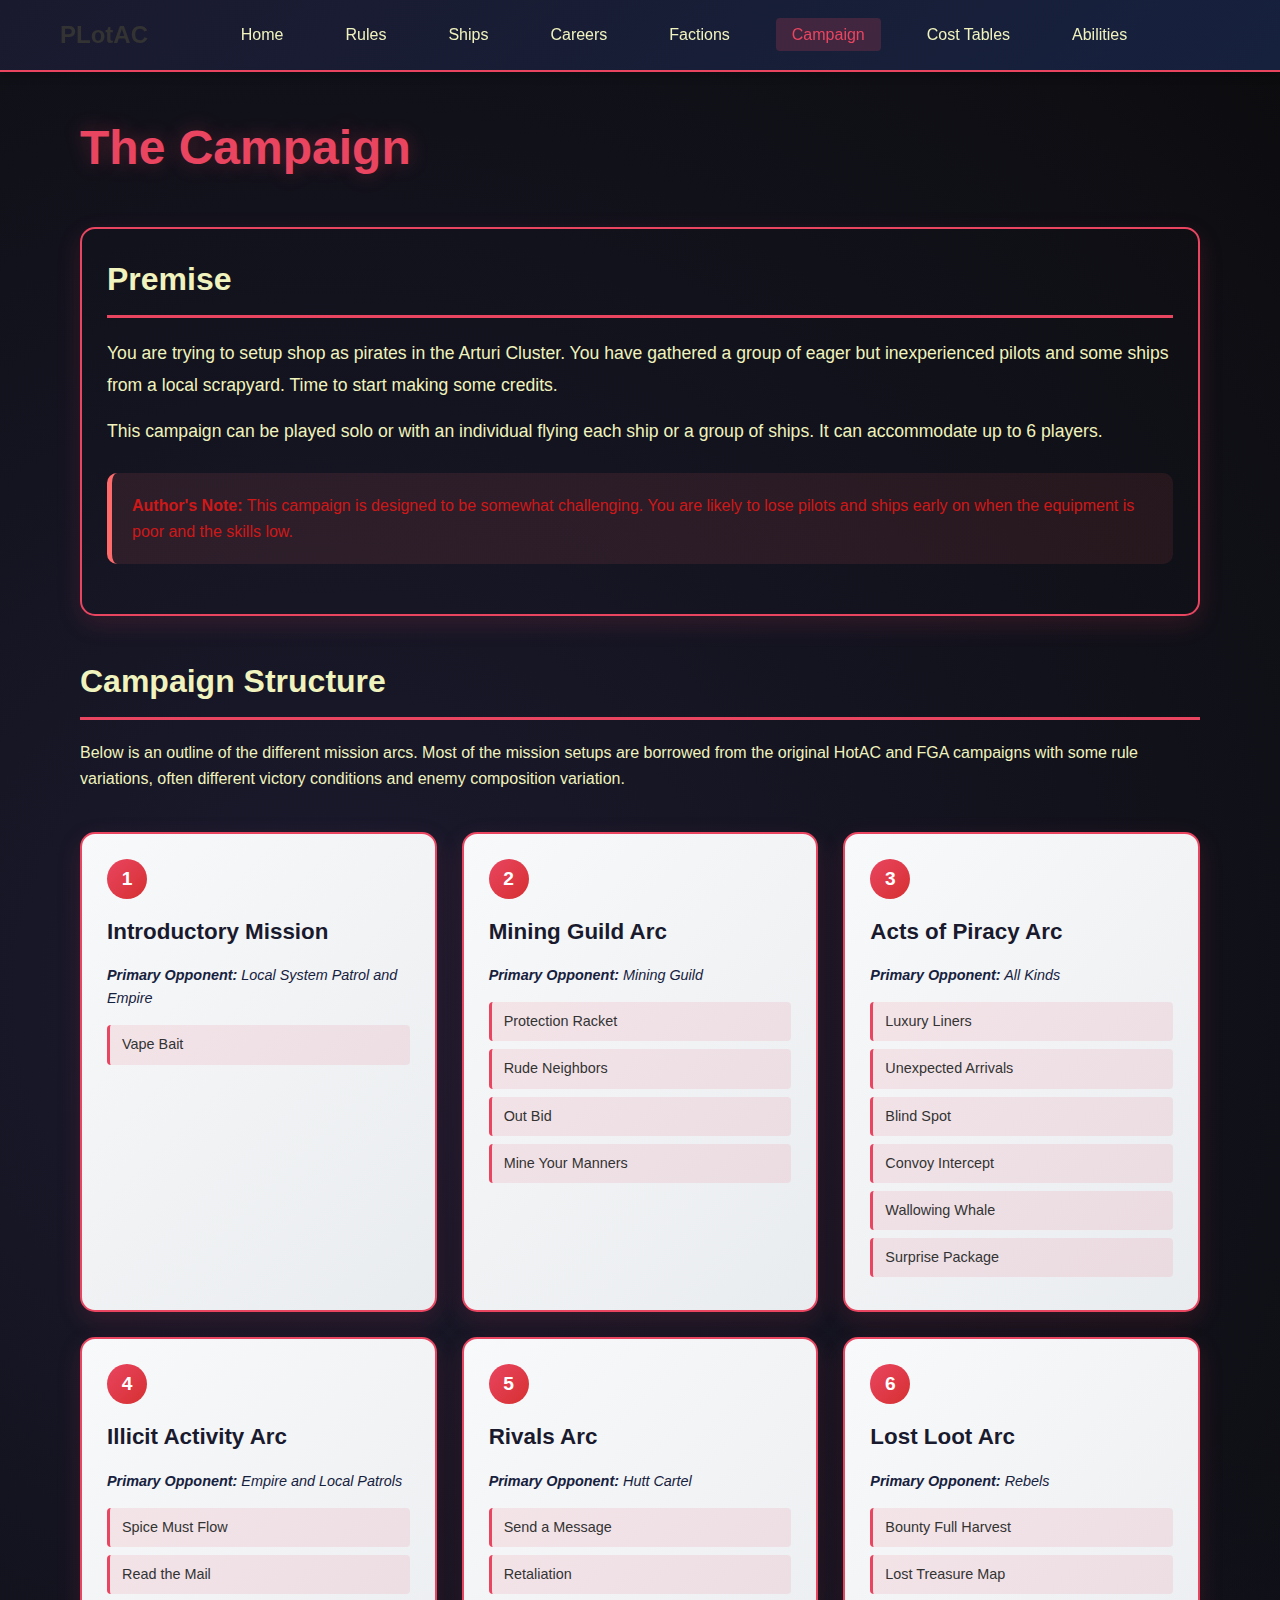
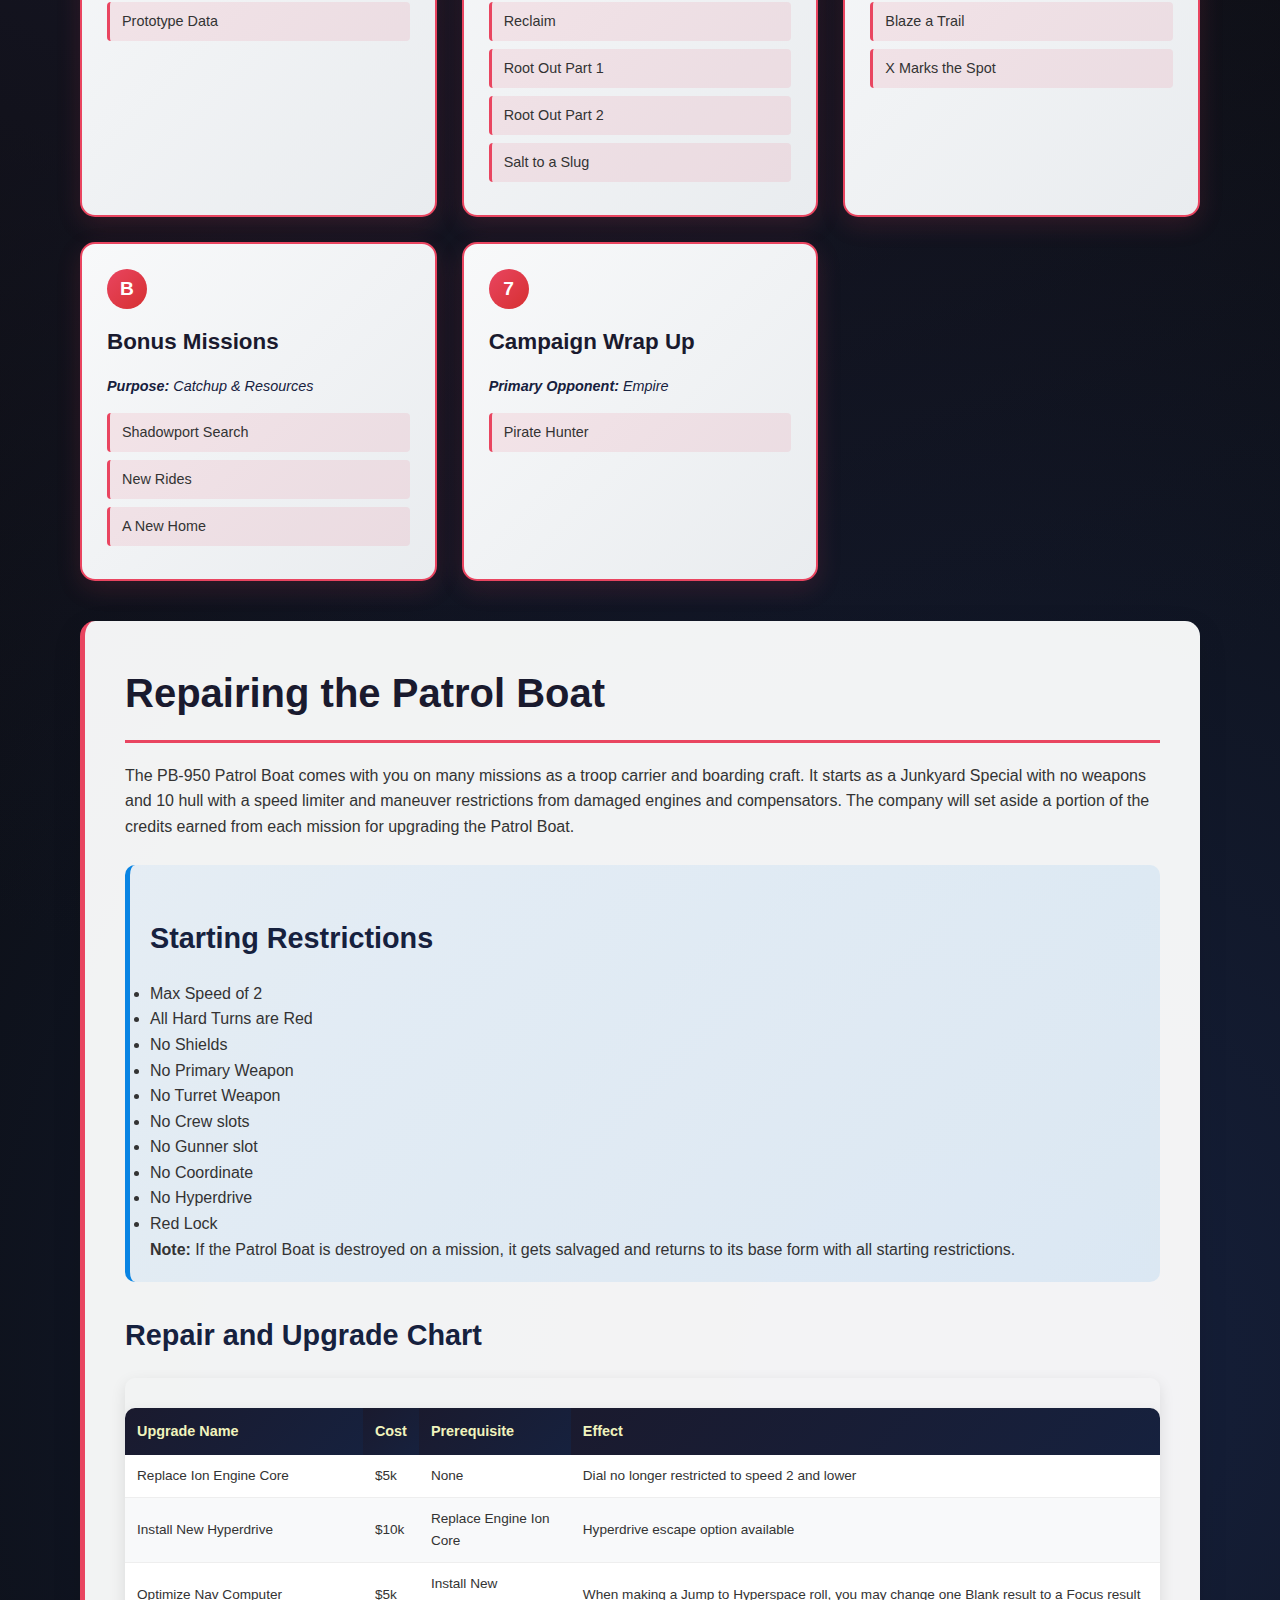
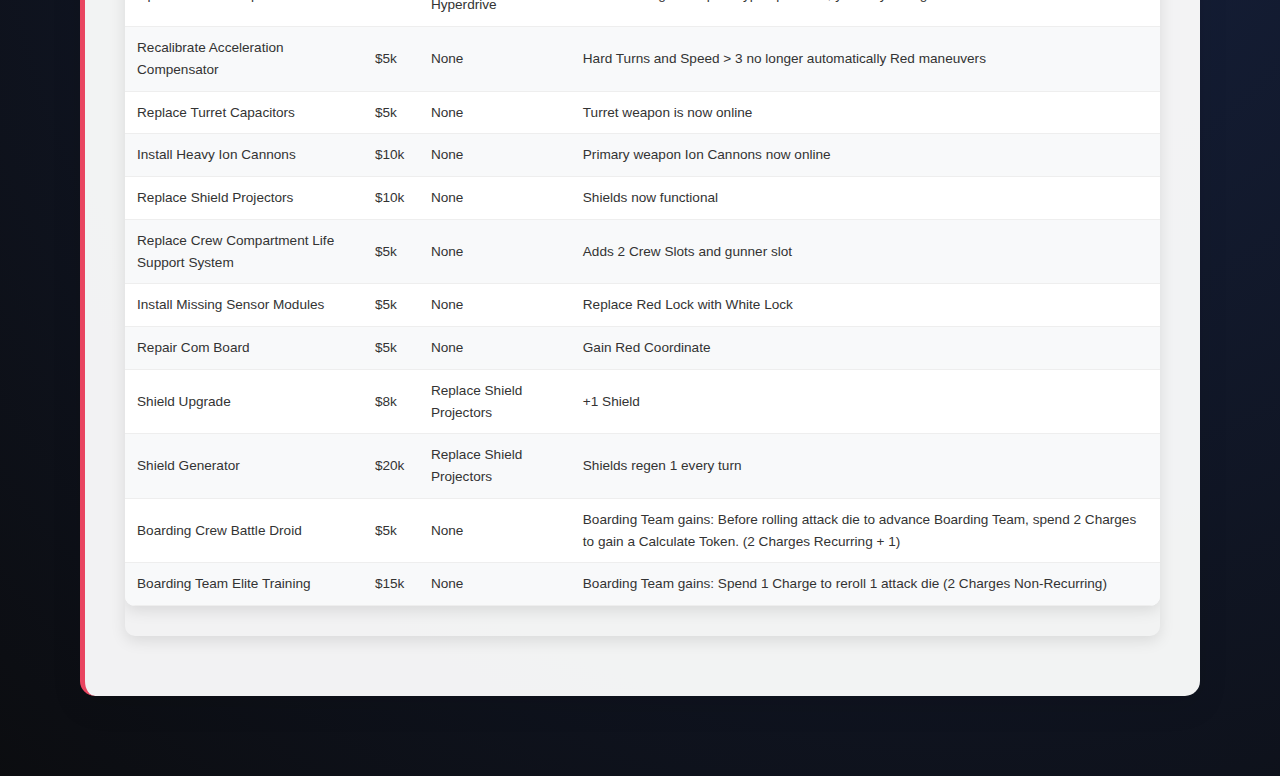
<file: campaign.html>
<!DOCTYPE html>
<html lang="en">
<head>
    <meta charset="UTF-8">
    <meta name="viewport" content="width=device-width, initial-scale=1.0">
    <title>Campaign Overview - Pirate Lords of the Arturi Cluster</title>
    <link rel="stylesheet" href="styles.css">
</head>
<body>
    <nav class="navbar">
        <div class="nav-container">
            <div class="nav-logo">
                <h2>PLotAC</h2>
            </div>
            <ul class="nav-menu">
                <li><a href="index.html">Home</a></li>
                <li><a href="rules.html">Rules</a></li>
                <li><a href="ships.html">Ships</a></li>
                <li><a href="careers.html">Careers</a></li>
                <li><a href="factions.html">Factions</a></li>
                <li><a href="campaign.html" class="active">Campaign</a></li>
                <li><a href="costs.html">Cost Tables</a></li>
                <li><a href="abilities.html">Abilities</a></li>
            </ul>
            <div class="hamburger">
                <span></span>
                <span></span>
                <span></span>
            </div>
        </div>
    </nav>

    <main class="main-content">
        <div class="container">
            <h1>The Campaign</h1>
            
            <section class="campaign-intro">
                <h2>Premise</h2>
                <p>You are trying to setup shop as pirates in the Arturi Cluster. You have gathered a group of eager but inexperienced pilots and some ships from a local scrapyard. Time to start making some credits.</p>
                <p>This campaign can be played solo or with an individual flying each ship or a group of ships. It can accommodate up to 6 players.</p>
                <div class="warning-box">
                    <strong>Author's Note:</strong> This campaign is designed to be somewhat challenging. You are likely to lose pilots and ships early on when the equipment is poor and the skills low.
                </div>
            </section>

            <section class="campaign-structure">
                <h2>Campaign Structure</h2>
                <p>Below is an outline of the different mission arcs. Most of the mission setups are borrowed from the original HotAC and FGA campaigns with some rule variations, often different victory conditions and enemy composition variation.</p>
                
                <div class="arc-grid">
                    <!-- Restructured as clickable cards linking to separate arc pages -->
                    <a href="campaign-intro.html" class="arc-card-link">
                        <div class="arc-card">
                            <div class="arc-number">1</div>
                            <h3>Introductory Mission</h3>
                            <p class="arc-opponent"><strong>Primary Opponent:</strong> Local System Patrol and Empire</p>
                            <ul class="mission-list">
                                <li>Vape Bait</li>
                            </ul>
                        </div>
                    </a>
                    
                    <a href="campaign-mining-guild.html" class="arc-card-link">
                        <div class="arc-card">
                            <div class="arc-number">2</div>
                            <h3>Mining Guild Arc</h3>
                            <p class="arc-opponent"><strong>Primary Opponent:</strong> Mining Guild</p>
                            <ul class="mission-list">
                                <li>Protection Racket</li>
                                <li>Rude Neighbors</li>
                                <li>Out Bid</li>
                                <li>Mine Your Manners</li>
                            </ul>
                        </div>
                    </a>
                    
                    <a href="campaign-piracy.html" class="arc-card-link">
                        <div class="arc-card">
                            <div class="arc-number">3</div>
                            <h3>Acts of Piracy Arc</h3>
                            <p class="arc-opponent"><strong>Primary Opponent:</strong> All Kinds</p>
                            <ul class="mission-list">
                                <li>Luxury Liners</li>
                                <li>Unexpected Arrivals</li>
                                <li>Blind Spot</li>
                                <li>Convoy Intercept</li>
                                <li>Wallowing Whale</li>
                                <li>Surprise Package</li>
                            </ul>
                        </div>
                    </a>
                    
                    <a href="campaign-illicit.html" class="arc-card-link">
                        <div class="arc-card">
                            <div class="arc-number">4</div>
                            <h3>Illicit Activity Arc</h3>
                            <p class="arc-opponent"><strong>Primary Opponent:</strong> Empire and Local Patrols</p>
                            <ul class="mission-list">
                                <li>Spice Must Flow</li>
                                <li>Read the Mail</li>
                                <li>Prototype Data</li>
                            </ul>
                        </div>
                    </a>
                    
                    <a href="campaign-rivals.html" class="arc-card-link">
                        <div class="arc-card">
                            <div class="arc-number">5</div>
                            <h3>Rivals Arc</h3>
                            <p class="arc-opponent"><strong>Primary Opponent:</strong> Hutt Cartel</p>
                            <ul class="mission-list">
                                <li>Send a Message</li>
                                <li>Retaliation</li>
                                <li>Reclaim</li>
                                <li>Root Out Part 1</li>
                                <li>Root Out Part 2</li>
                                <li>Salt to a Slug</li>
                            </ul>
                        </div>
                    </a>
                    
                    <a href="campaign-lost-loot.html" class="arc-card-link">
                        <div class="arc-card">
                            <div class="arc-number">6</div>
                            <h3>Lost Loot Arc</h3>
                            <p class="arc-opponent"><strong>Primary Opponent:</strong> Rebels</p>
                            <ul class="mission-list">
                                <li>Bounty Full Harvest</li>
                                <li>Lost Treasure Map</li>
                                <li>Blaze a Trail</li>
                                <li>X Marks the Spot</li>
                            </ul>
                        </div>
                    </a>
                    
                    <a href="campaign-bonus.html" class="arc-card-link">
                        <div class="arc-card">
                            <div class="arc-number">B</div>
                            <h3>Bonus Missions</h3>
                            <p class="arc-opponent"><strong>Purpose:</strong> Catchup & Resources</p>
                            <ul class="mission-list">
                                <li>Shadowport Search</li>
                                <li>New Rides</li>
                                <li>A New Home</li>
                            </ul>
                        </div>
                    </a>
                    
                    <a href="campaign-wrapup.html" class="arc-card-link">
                        <div class="arc-card">
                            <div class="arc-number">7</div>
                            <h3>Campaign Wrap Up</h3>
                            <p class="arc-opponent"><strong>Primary Opponent:</strong> Empire</p>
                            <ul class="mission-list">
                                <li>Pirate Hunter</li>
                            </ul>
                        </div>
                    </a>
                </div>
            </section>

            <section class="patrol-boat-section">
                <h2>Repairing the Patrol Boat</h2>
                <p>The PB-950 Patrol Boat comes with you on many missions as a troop carrier and boarding craft. It starts as a Junkyard Special with no weapons and 10 hull with a speed limiter and maneuver restrictions from damaged engines and compensators. The company will set aside a portion of the credits earned from each mission for upgrading the Patrol Boat.</p>
                
                <div class="info-box">
                    <h3>Starting Restrictions</h3>
                    <ul>
                        <li>Max Speed of 2</li>
                        <li>All Hard Turns are Red</li>
                        <li>No Shields</li>
                        <li>No Primary Weapon</li>
                        <li>No Turret Weapon</li>
                        <li>No Crew slots</li>
                        <li>No Gunner slot</li>
                        <li>No Coordinate</li>
                        <li>No Hyperdrive</li>
                        <li>Red Lock</li>
                    </ul>
                    <p><strong>Note:</strong> If the Patrol Boat is destroyed on a mission, it gets salvaged and returns to its base form with all starting restrictions.</p>
                </div>
                
                <h3>Repair and Upgrade Chart</h3>
                <div class="table-responsive">
                    <table class="data-table">
                        <thead>
                            <tr>
                                <th>Upgrade Name</th>
                                <th>Cost</th>
                                <th>Prerequisite</th>
                                <th>Effect</th>
                            </tr>
                        </thead>
                        <tbody>
                            <tr>
                                <td>Replace Ion Engine Core</td>
                                <td>$5k</td>
                                <td>None</td>
                                <td>Dial no longer restricted to speed 2 and lower</td>
                            </tr>
                            <tr>
                                <td>Install New Hyperdrive</td>
                                <td>$10k</td>
                                <td>Replace Engine Ion Core</td>
                                <td>Hyperdrive escape option available</td>
                            </tr>
                            <tr>
                                <td>Optimize Nav Computer</td>
                                <td>$5k</td>
                                <td>Install New Hyperdrive</td>
                                <td>When making a Jump to Hyperspace roll, you may change one Blank result to a Focus result</td>
                            </tr>
                            <tr>
                                <td>Recalibrate Acceleration Compensator</td>
                                <td>$5k</td>
                                <td>None</td>
                                <td>Hard Turns and Speed > 3 no longer automatically Red maneuvers</td>
                            </tr>
                            <tr>
                                <td>Replace Turret Capacitors</td>
                                <td>$5k</td>
                                <td>None</td>
                                <td>Turret weapon is now online</td>
                            </tr>
                            <tr>
                                <td>Install Heavy Ion Cannons</td>
                                <td>$10k</td>
                                <td>None</td>
                                <td>Primary weapon Ion Cannons now online</td>
                            </tr>
                            <tr>
                                <td>Replace Shield Projectors</td>
                                <td>$10k</td>
                                <td>None</td>
                                <td>Shields now functional</td>
                            </tr>
                            <tr>
                                <td>Replace Crew Compartment Life Support System</td>
                                <td>$5k</td>
                                <td>None</td>
                                <td>Adds 2 Crew Slots and gunner slot</td>
                            </tr>
                            <tr>
                                <td>Install Missing Sensor Modules</td>
                                <td>$5k</td>
                                <td>None</td>
                                <td>Replace Red Lock with White Lock</td>
                            </tr>
                            <tr>
                                <td>Repair Com Board</td>
                                <td>$5k</td>
                                <td>None</td>
                                <td>Gain Red Coordinate</td>
                            </tr>
                            <tr>
                                <td>Shield Upgrade</td>
                                <td>$8k</td>
                                <td>Replace Shield Projectors</td>
                                <td>+1 Shield</td>
                            </tr>
                            <tr>
                                <td>Shield Generator</td>
                                <td>$20k</td>
                                <td>Replace Shield Projectors</td>
                                <td>Shields regen 1 every turn</td>
                            </tr>
                            <tr>
                                <td>Boarding Crew Battle Droid</td>
                                <td>$5k</td>
                                <td>None</td>
                                <td>Boarding Team gains: Before rolling attack die to advance Boarding Team, spend 2 Charges to gain a Calculate Token. (2 Charges Recurring + 1)</td>
                            </tr>
                            <tr>
                                <td>Boarding Team Elite Training</td>
                                <td>$15k</td>
                                <td>None</td>
                                <td>Boarding Team gains: Spend 1 Charge to reroll 1 attack die (2 Charges Non-Recurring)</td>
                            </tr>
                        </tbody>
                    </table>
                </div>
            </section>
        </div>
    </main>

    <script src="script.js"></script>
</body>
</html>
</file>
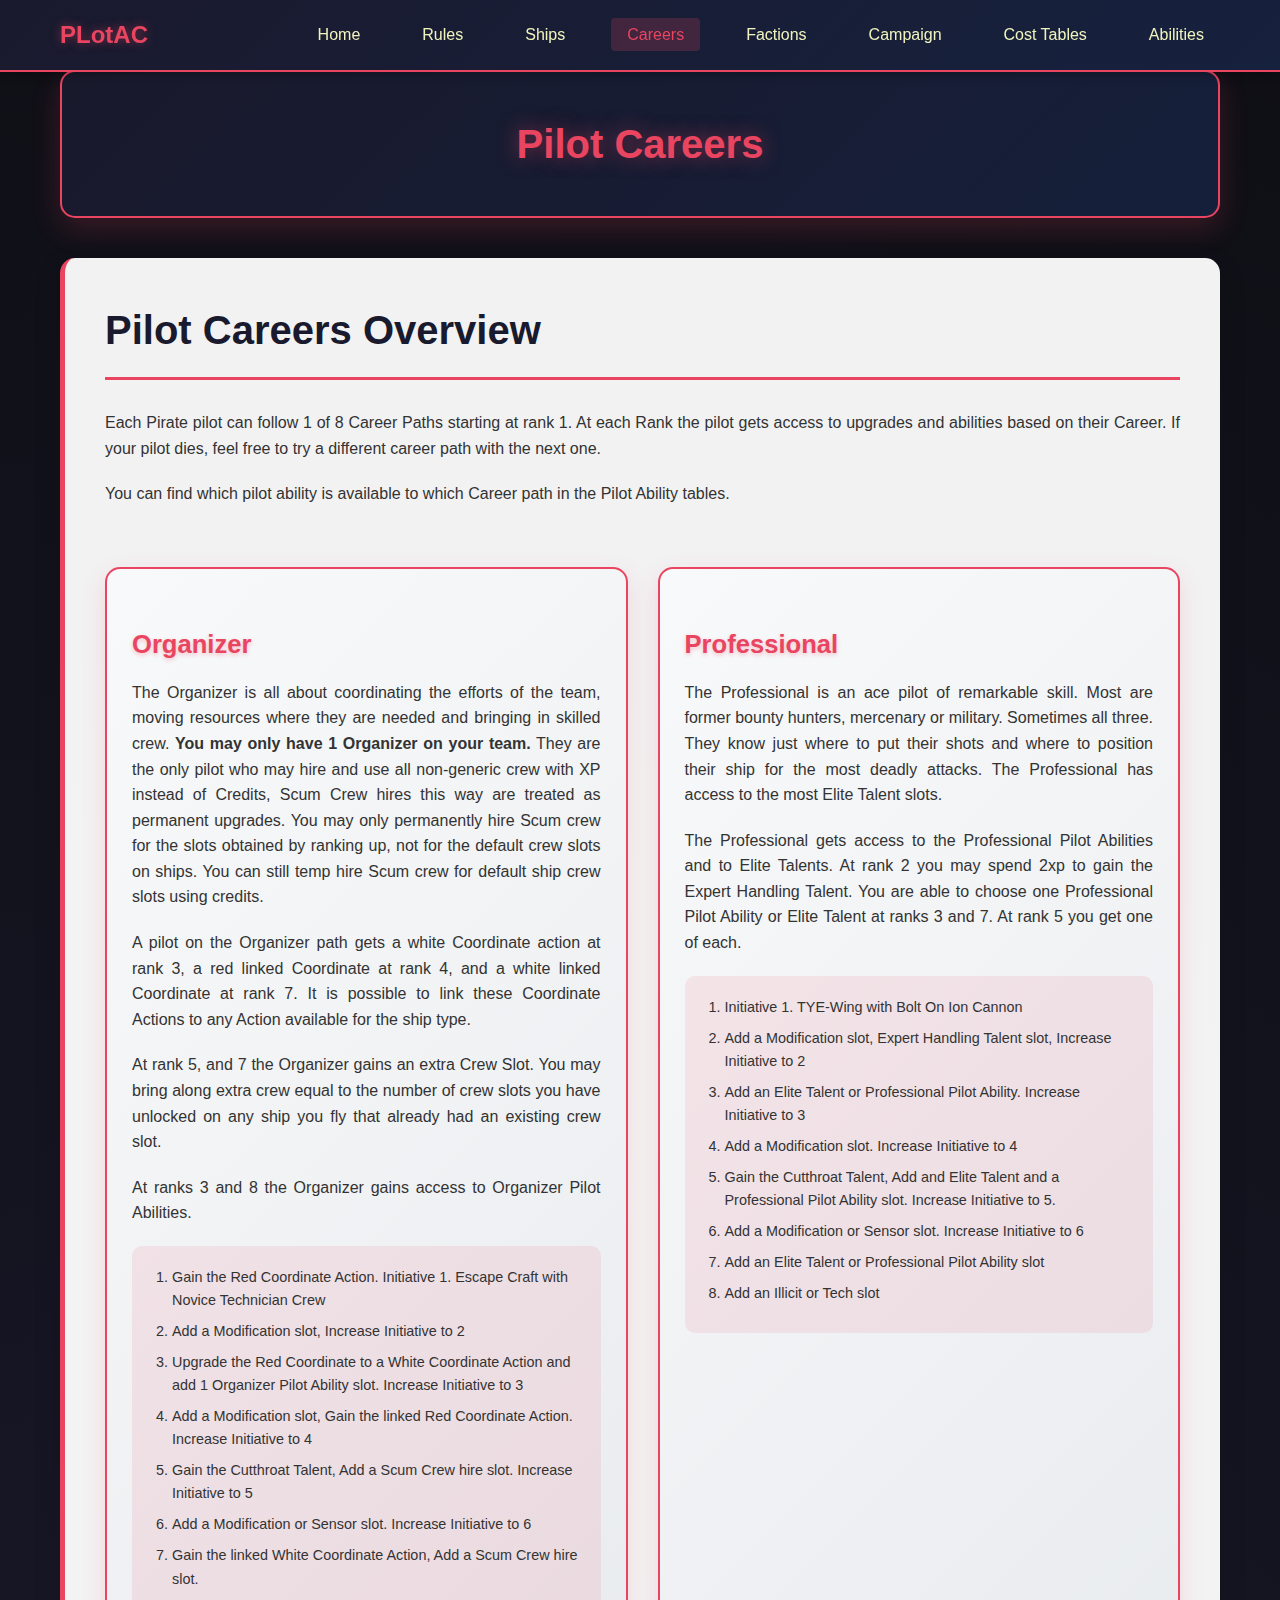
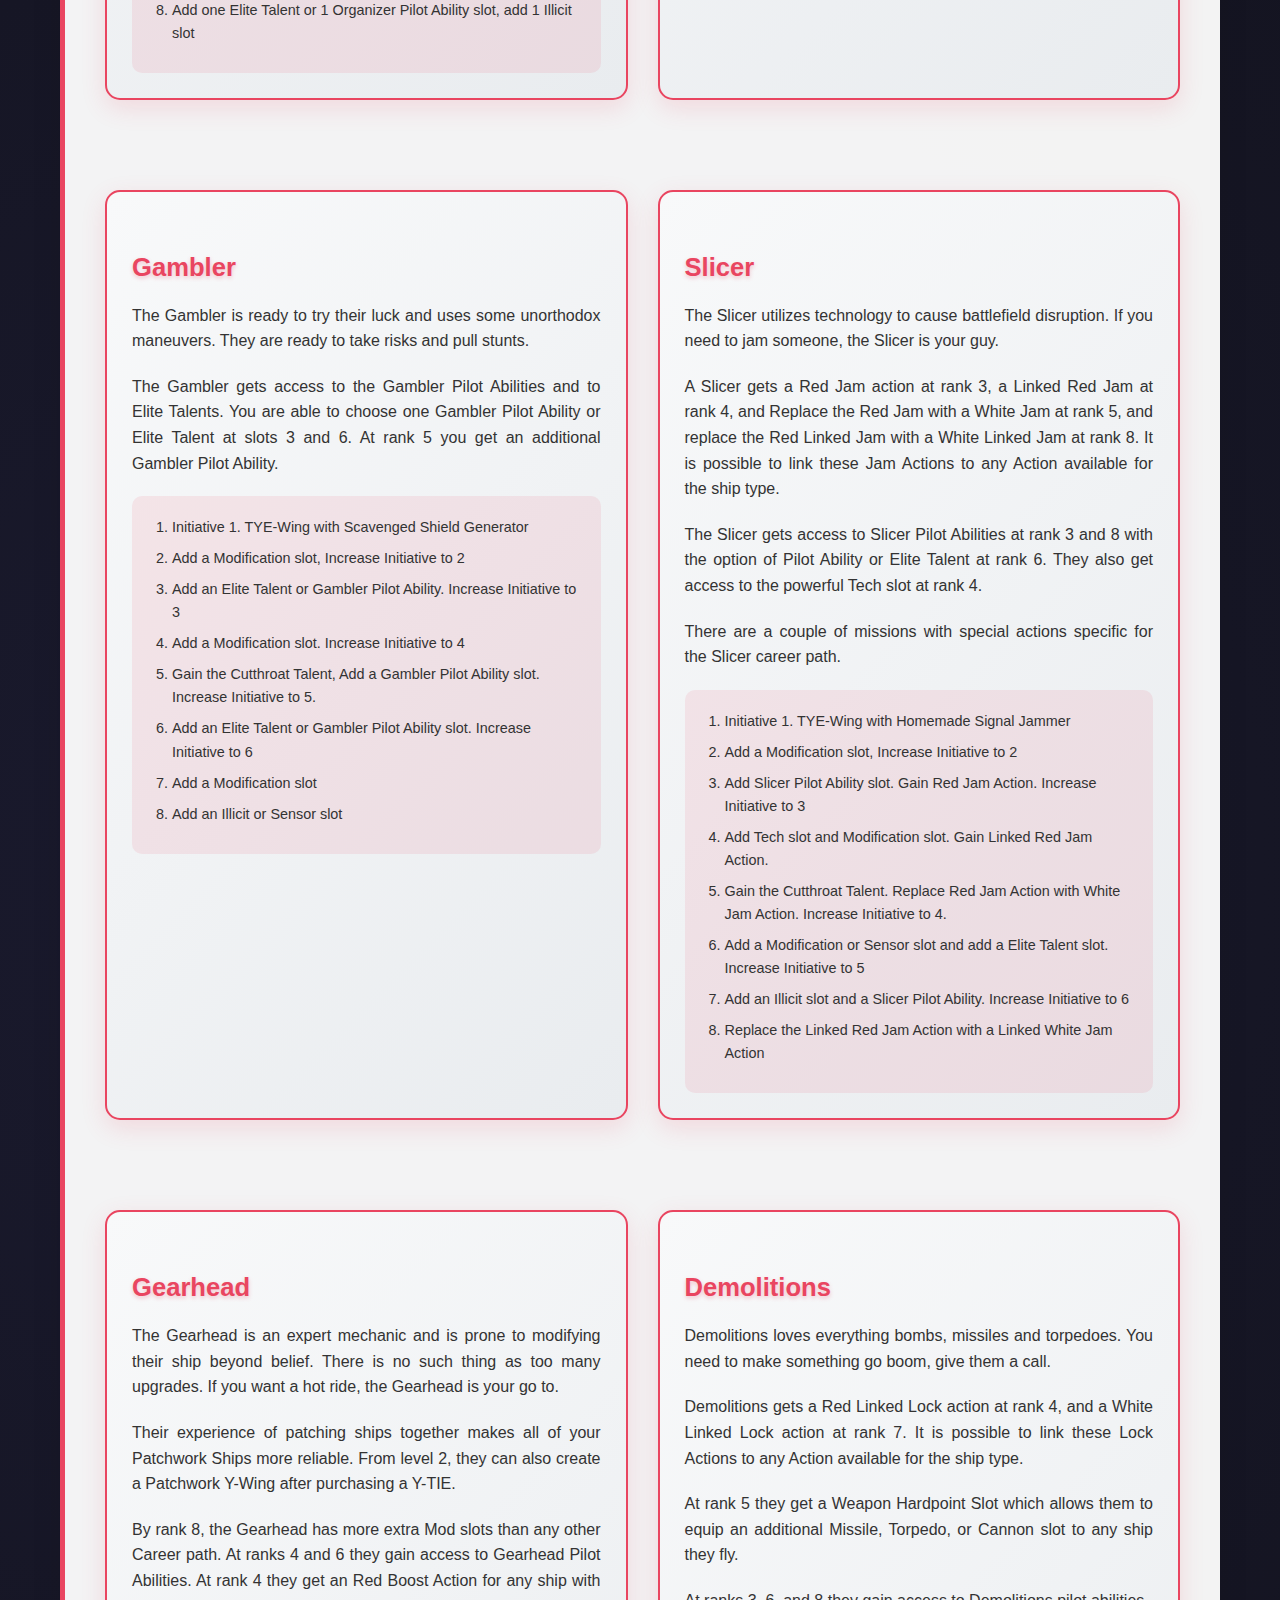
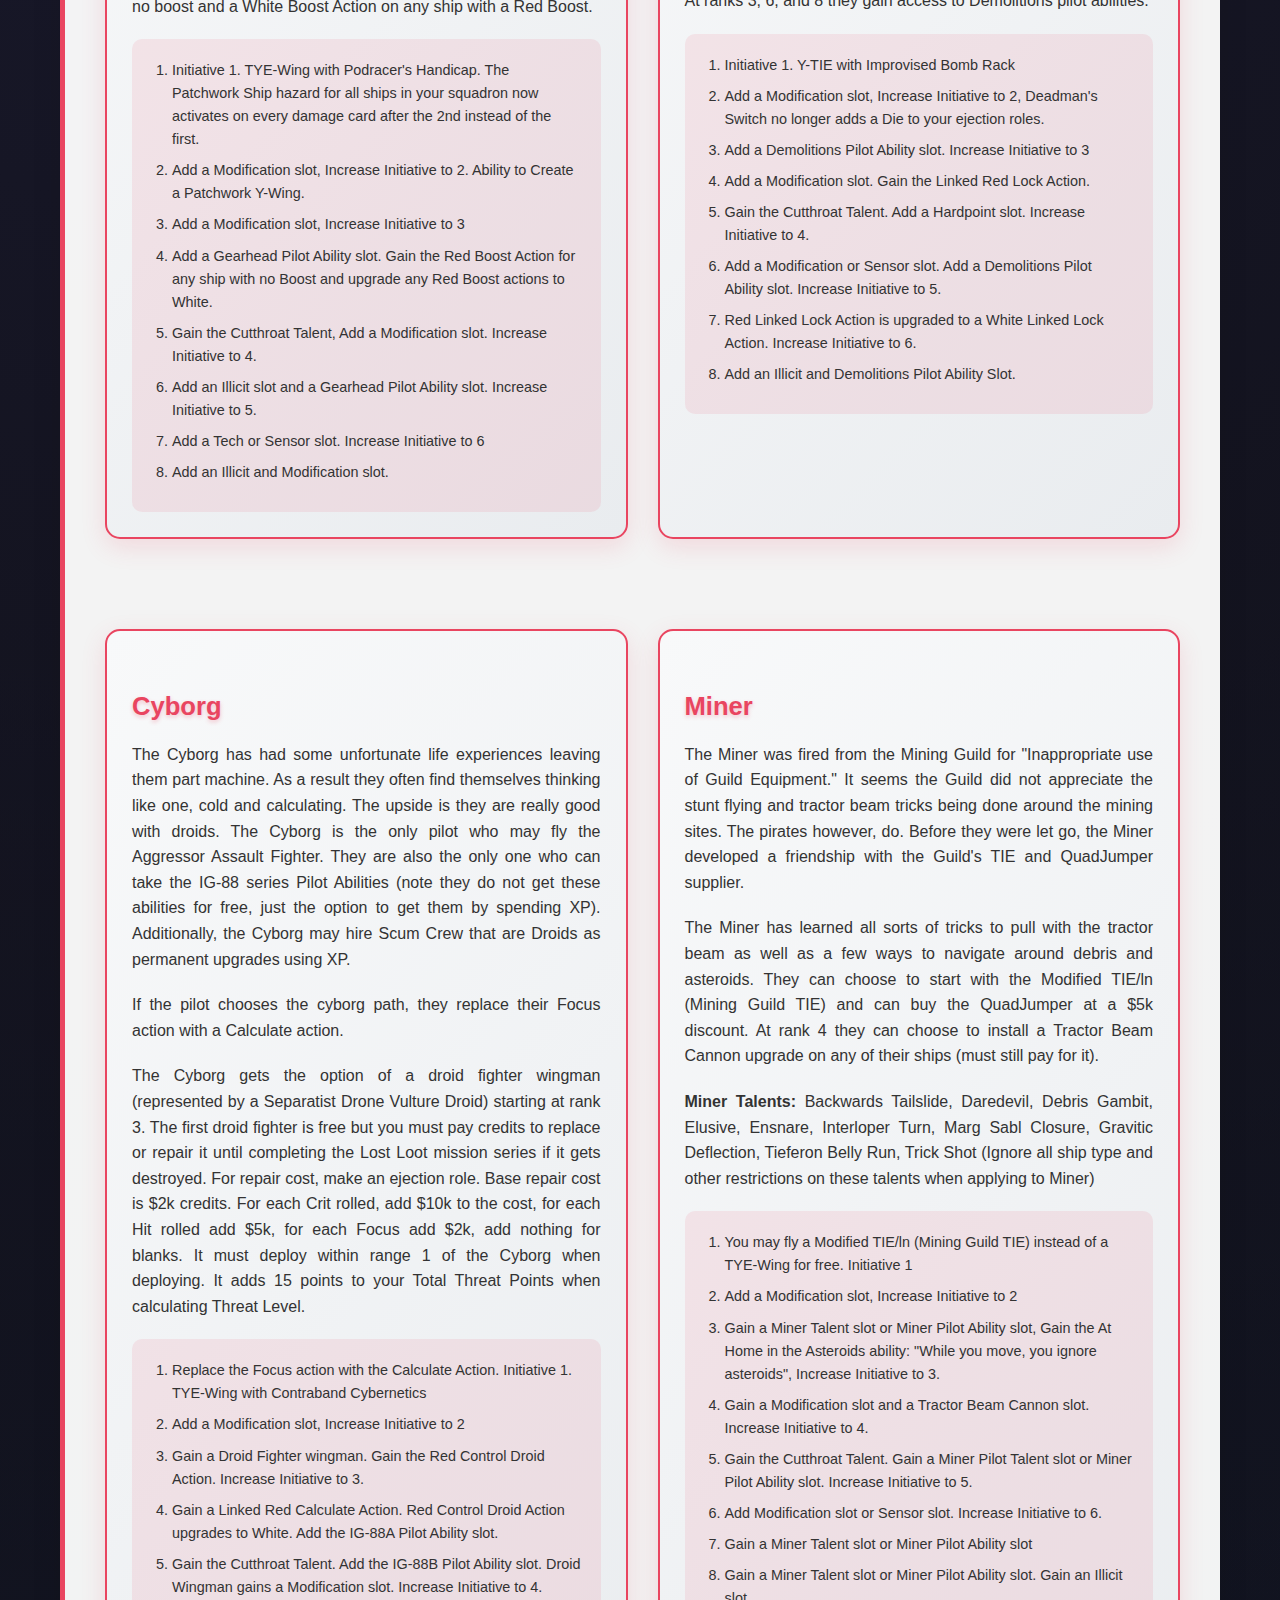
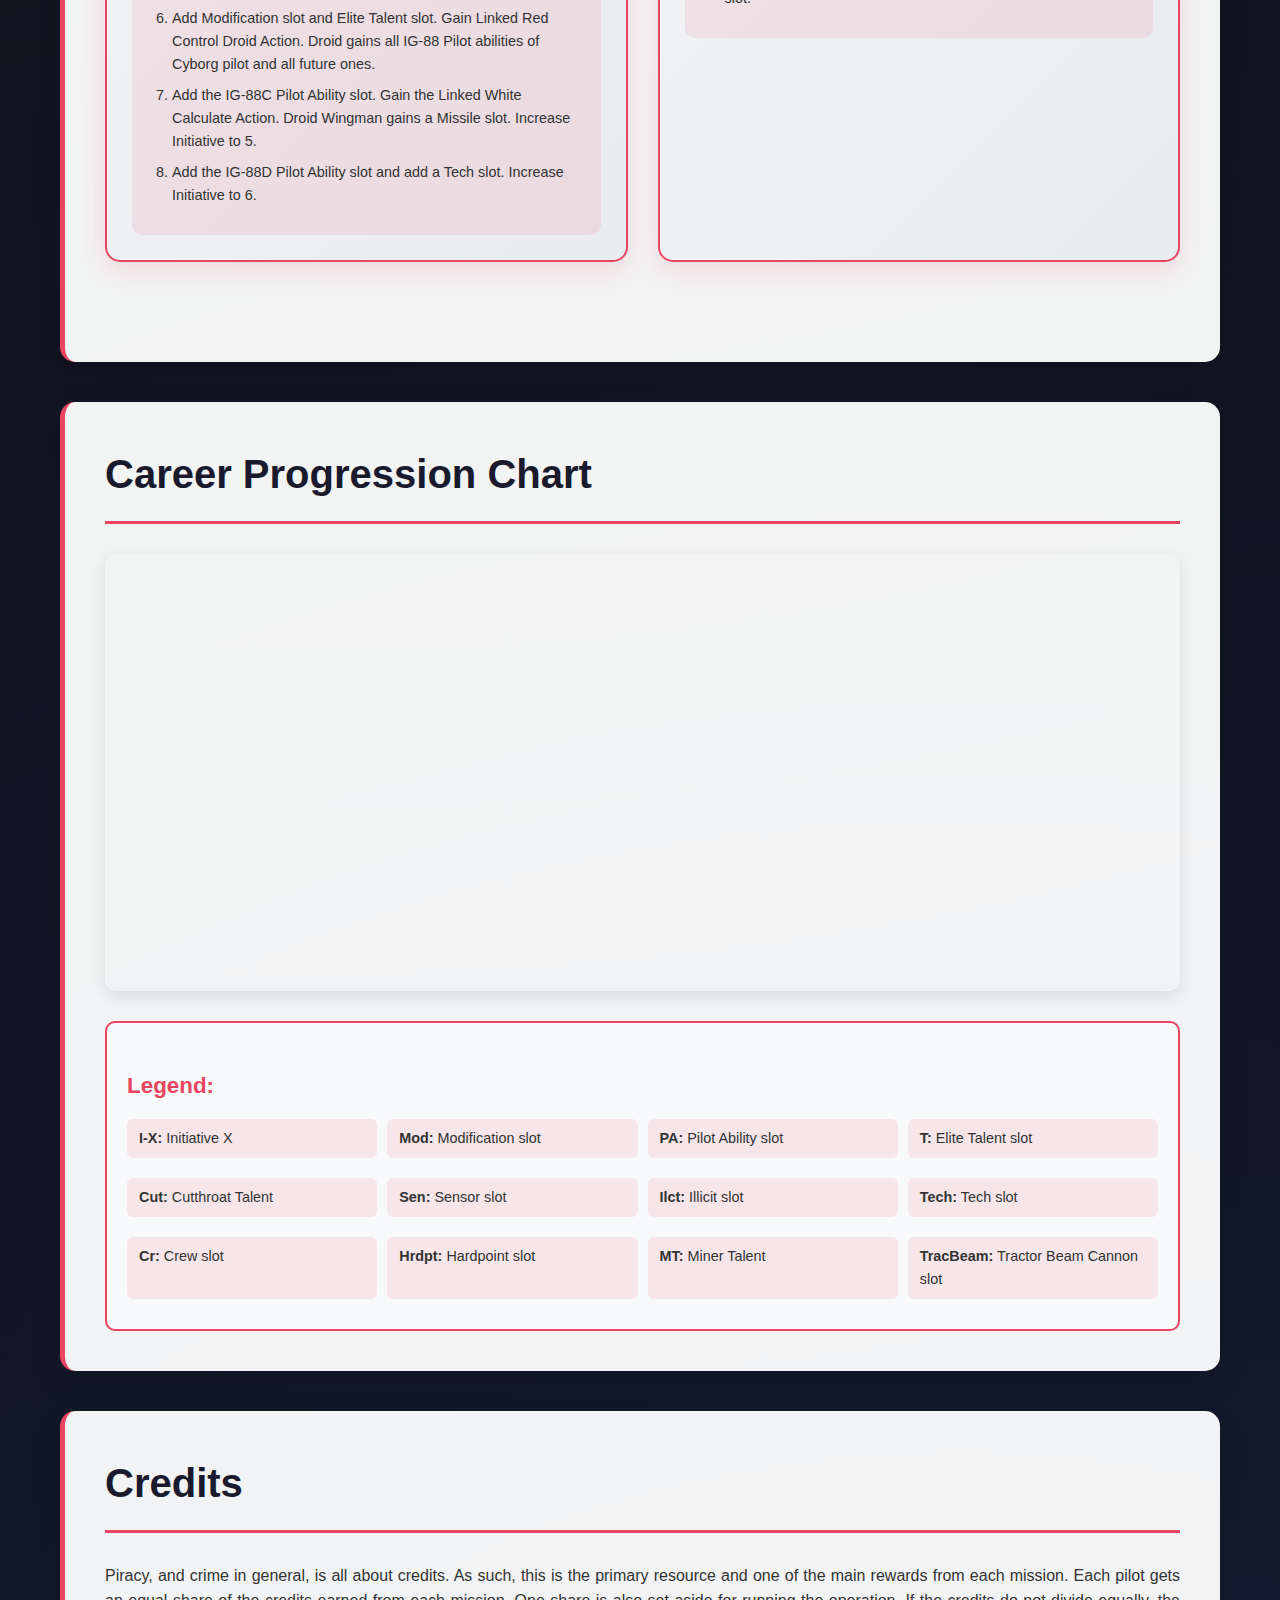
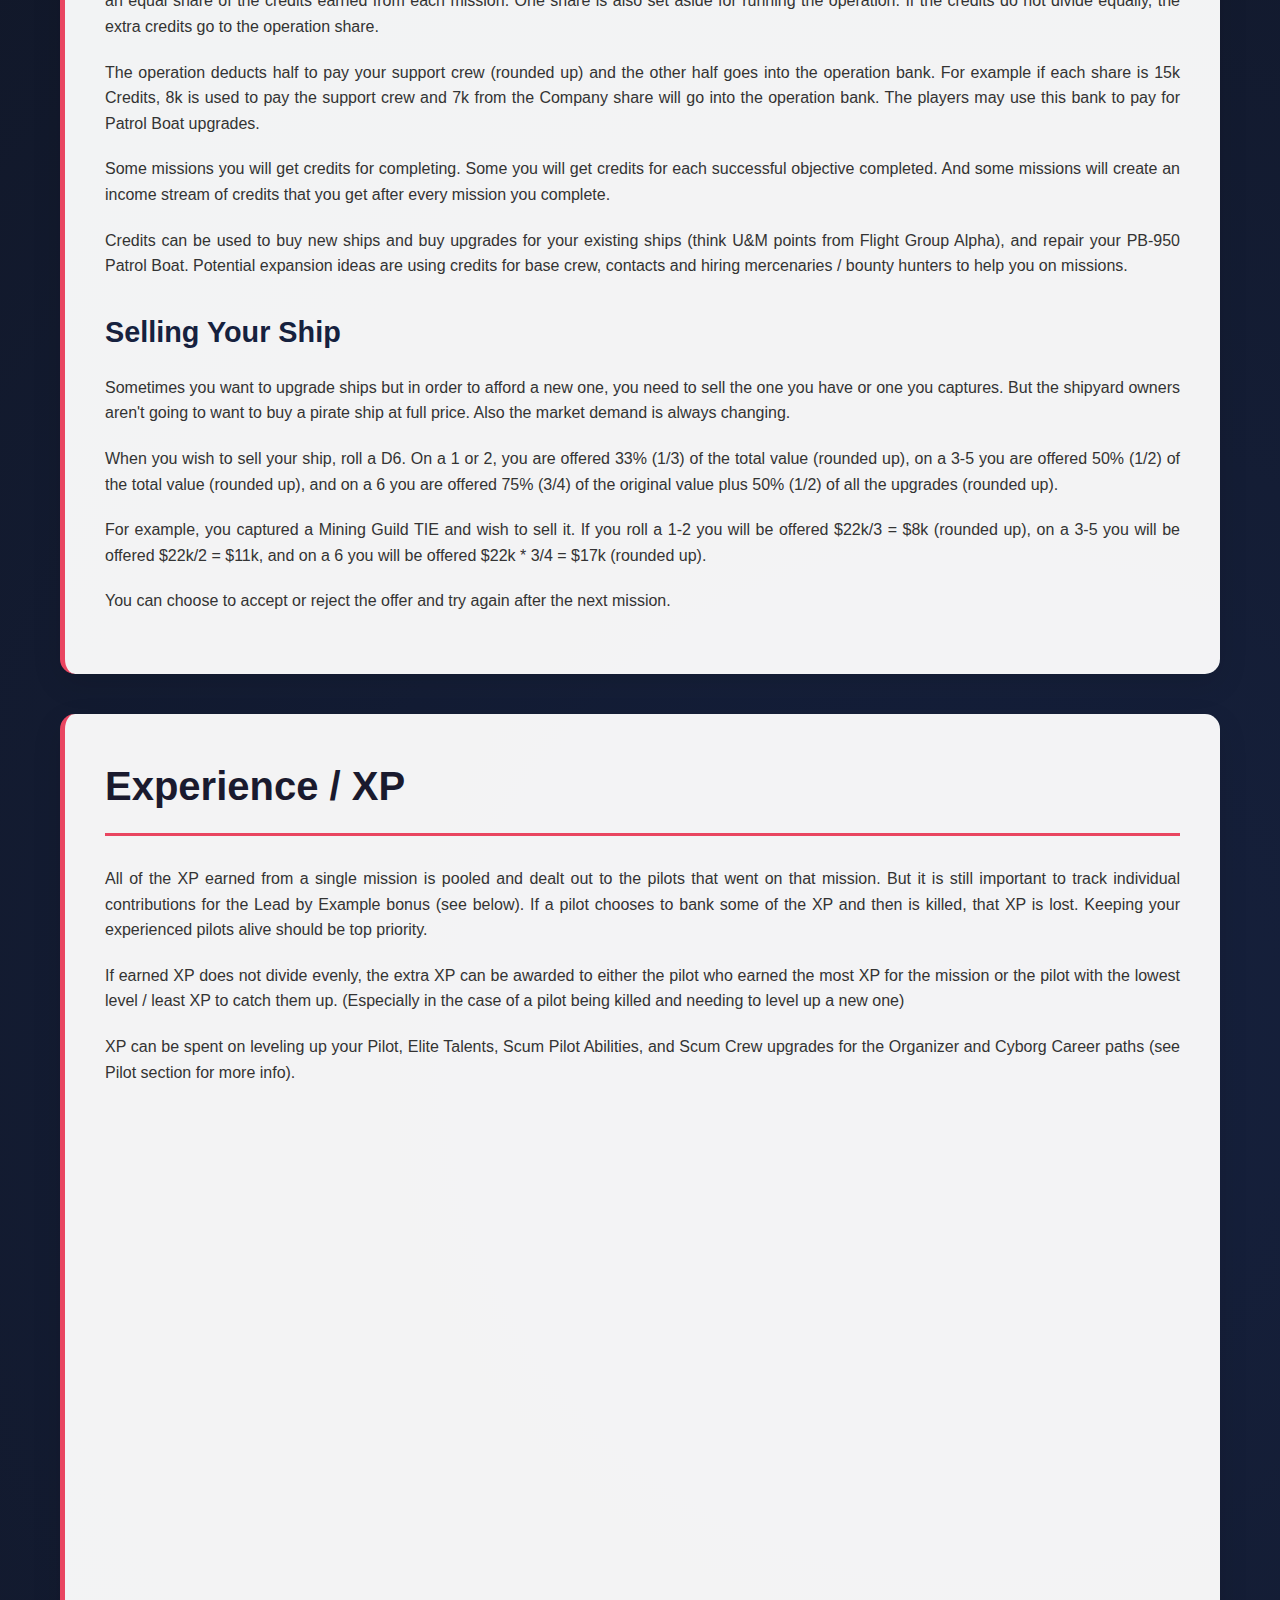
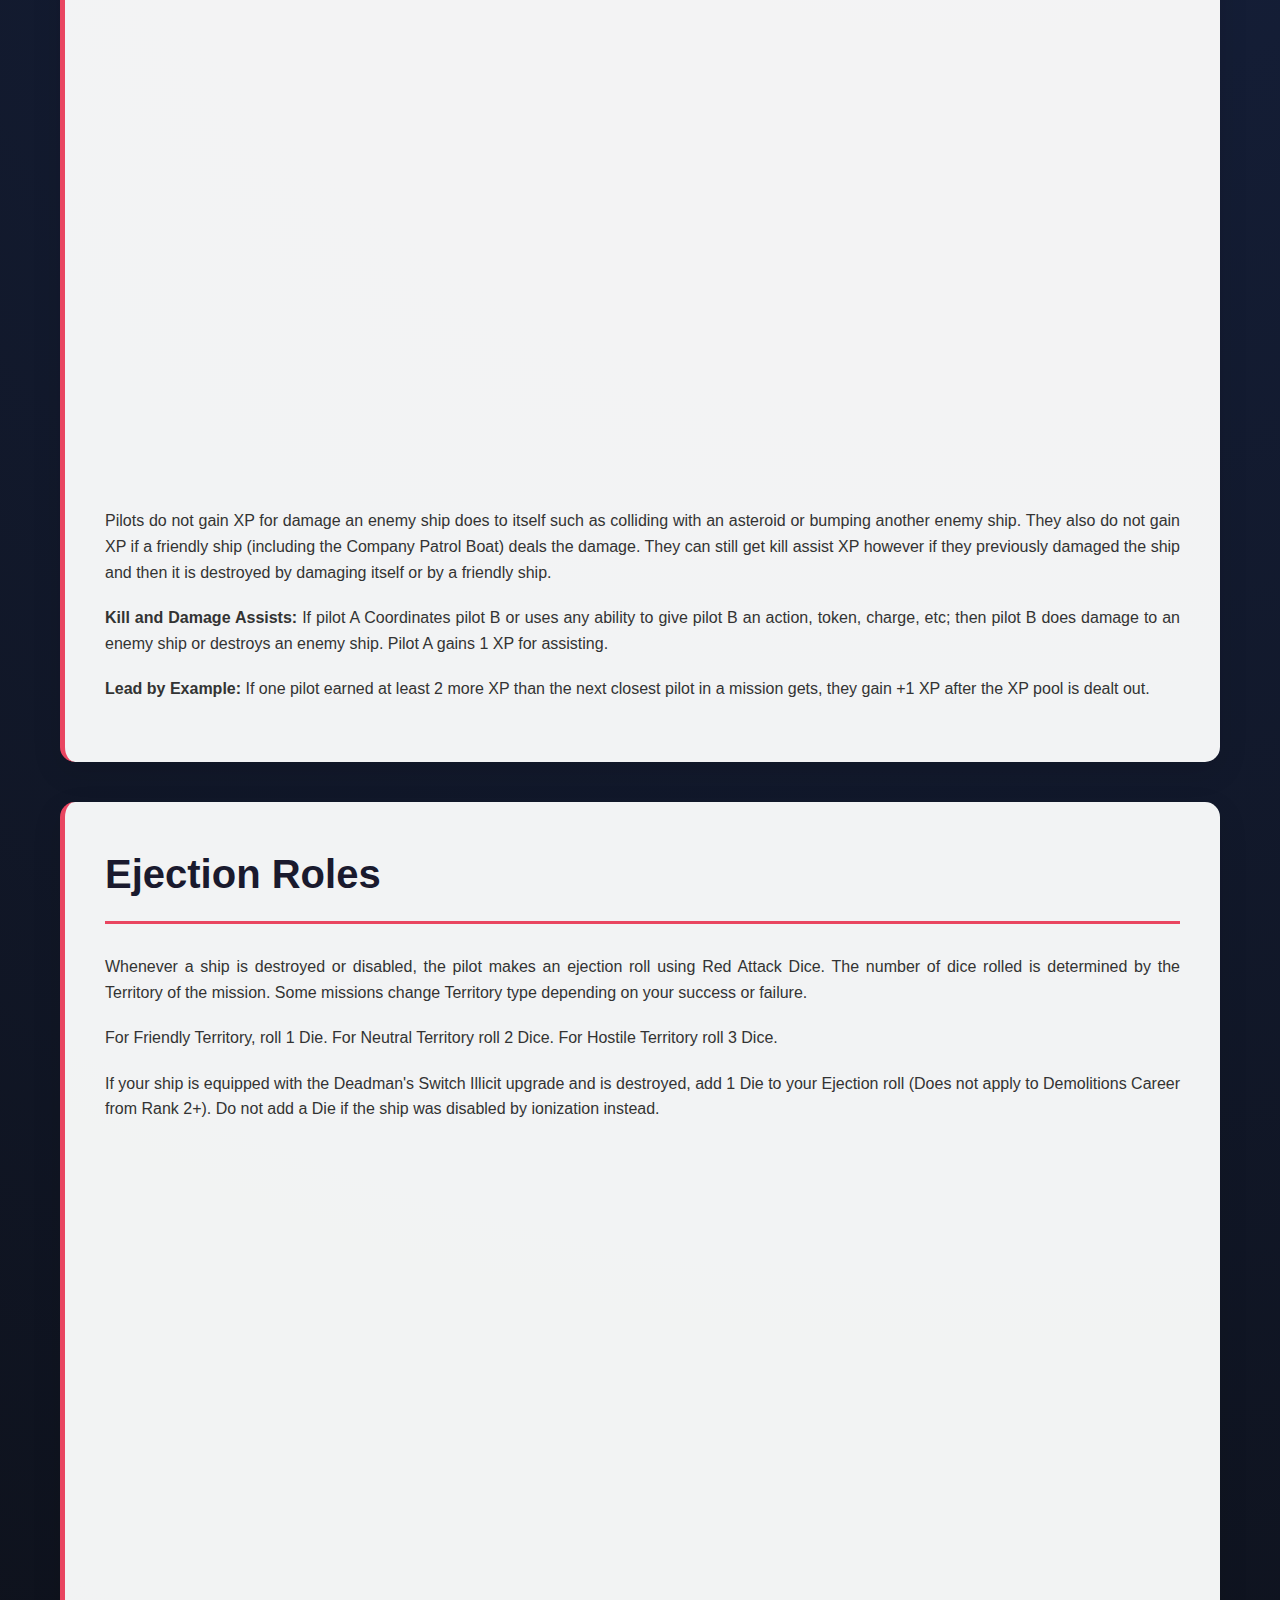
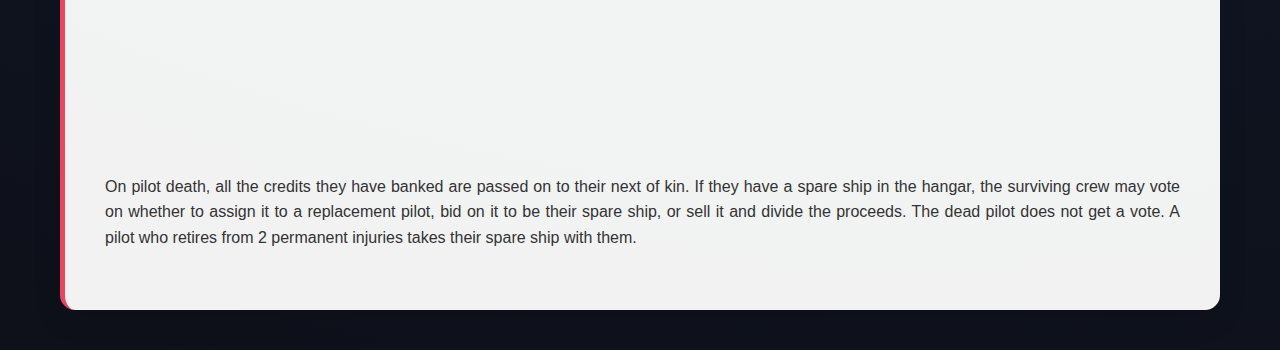
<file: careers.html>
<!DOCTYPE html>
<html lang="en">
<head>
    <meta charset="UTF-8">
    <meta name="viewport" content="width=device-width, initial-scale=1.0">
    <title>Pilot Careers - PLotAC</title>
    <link rel="stylesheet" href="styles.css">
</head>
<body>
    <nav class="navbar">
        <div class="nav-container">
            <h1 class="nav-title"><a href="index.html">PLotAC</a></h1>
            <button class="nav-toggle" id="nav-toggle">☰</button>
            <ul class="nav-menu" id="nav-menu">
                <li><a href="index.html">Home</a></li>
                <li><a href="rules.html">Rules</a></li>
                <li><a href="ships.html">Ships</a></li>
                <li><a href="careers.html" class="active">Careers</a></li>
                <li><a href="factions.html">Factions</a></li>
                <li><a href="campaign.html">Campaign</a></li>
                <li><a href="costs.html">Cost Tables</a></li>
                <li><a href="abilities.html">Abilities</a></li>
            </ul>
        </div>
    </nav>

    <main class="main-content">
        <header class="page-header">
            <h1>Pilot Careers</h1>
        </header>

        <section class="section">
            <h2>Pilot Careers Overview</h2>
            <p>Each Pirate pilot can follow 1 of 8 Career Paths starting at rank 1. At each Rank the pilot gets access to upgrades and abilities based on their Career. If your pilot dies, feel free to try a different career path with the next one.</p>
            
            <p>You can find which pilot ability is available to which Career path in the Pilot Ability tables.</p>
            
            <div class="career-cards">
                <div class="career-card">
                    <h3>Organizer</h3>
                    <p>The Organizer is all about coordinating the efforts of the team, moving resources where they are needed and bringing in skilled crew. <strong>You may only have 1 Organizer on your team.</strong> They are the only pilot who may hire and use all non-generic crew with XP instead of Credits, Scum Crew hires this way are treated as permanent upgrades. You may only permanently hire Scum crew for the slots obtained by ranking up, not for the default crew slots on ships. You can still temp hire Scum crew for default ship crew slots using credits.</p>
                    
                    <p>A pilot on the Organizer path gets a white Coordinate action at rank 3, a red linked Coordinate at rank 4, and a white linked Coordinate at rank 7. It is possible to link these Coordinate Actions to any Action available for the ship type.</p>
                    
                    <p>At rank 5, and 7 the Organizer gains an extra Crew Slot. You may bring along extra crew equal to the number of crew slots you have unlocked on any ship you fly that already had an existing crew slot.</p>
                    
                    <p>At ranks 3 and 8 the Organizer gains access to Organizer Pilot Abilities.</p>
                    
                    <div class="career-progression">
                        <ol>
                            <li>Gain the Red Coordinate Action. Initiative 1. Escape Craft with Novice Technician Crew</li>
                            <li>Add a Modification slot, Increase Initiative to 2</li>
                            <li>Upgrade the Red Coordinate to a White Coordinate Action and add 1 Organizer Pilot Ability slot. Increase Initiative to 3</li>
                            <li>Add a Modification slot, Gain the linked Red Coordinate Action. Increase Initiative to 4</li>
                            <li>Gain the Cutthroat Talent, Add a Scum Crew hire slot. Increase Initiative to 5</li>
                            <li>Add a Modification or Sensor slot. Increase Initiative to 6</li>
                            <li>Gain the linked White Coordinate Action, Add a Scum Crew hire slot.</li>
                            <li>Add one Elite Talent or 1 Organizer Pilot Ability slot, add 1 Illicit slot</li>
                        </ol>
                    </div>
                </div>
                
                <div class="career-card">
                    <h3>Professional</h3>
                    <p>The Professional is an ace pilot of remarkable skill. Most are former bounty hunters, mercenary or military. Sometimes all three. They know just where to put their shots and where to position their ship for the most deadly attacks. The Professional has access to the most Elite Talent slots.</p>
                    
                    <p>The Professional gets access to the Professional Pilot Abilities and to Elite Talents. At rank 2 you may spend 2xp to gain the Expert Handling Talent. You are able to choose one Professional Pilot Ability or Elite Talent at ranks 3 and 7. At rank 5 you get one of each.</p>
                    
                    <div class="career-progression">
                        <ol>
                            <li>Initiative 1. TYE-Wing with Bolt On Ion Cannon</li>
                            <li>Add a Modification slot, Expert Handling Talent slot, Increase Initiative to 2</li>
                            <li>Add an Elite Talent or Professional Pilot Ability. Increase Initiative to 3</li>
                            <li>Add a Modification slot. Increase Initiative to 4</li>
                            <li>Gain the Cutthroat Talent, Add and Elite Talent and a Professional Pilot Ability slot. Increase Initiative to 5.</li>
                            <li>Add a Modification or Sensor slot. Increase Initiative to 6</li>
                            <li>Add an Elite Talent or Professional Pilot Ability slot</li>
                            <li>Add an Illicit or Tech slot</li>
                        </ol>
                    </div>
                </div>
                
                <div class="career-card">
                    <h3>Gambler</h3>
                    <p>The Gambler is ready to try their luck and uses some unorthodox maneuvers. They are ready to take risks and pull stunts.</p>
                    
                    <p>The Gambler gets access to the Gambler Pilot Abilities and to Elite Talents. You are able to choose one Gambler Pilot Ability or Elite Talent at slots 3 and 6. At rank 5 you get an additional Gambler Pilot Ability.</p>
                    
                    <div class="career-progression">
                        <ol>
                            <li>Initiative 1. TYE-Wing with Scavenged Shield Generator</li>
                            <li>Add a Modification slot, Increase Initiative to 2</li>
                            <li>Add an Elite Talent or Gambler Pilot Ability. Increase Initiative to 3</li>
                            <li>Add a Modification slot. Increase Initiative to 4</li>
                            <li>Gain the Cutthroat Talent, Add a Gambler Pilot Ability slot. Increase Initiative to 5.</li>
                            <li>Add an Elite Talent or Gambler Pilot Ability slot. Increase Initiative to 6</li>
                            <li>Add a Modification slot</li>
                            <li>Add an Illicit or Sensor slot</li>
                        </ol>
                    </div>
                </div>
                
                <div class="career-card">
                    <h3>Slicer</h3>
                    <p>The Slicer utilizes technology to cause battlefield disruption. If you need to jam someone, the Slicer is your guy.</p>
                    
                    <p>A Slicer gets a Red Jam action at rank 3, a Linked Red Jam at rank 4, and Replace the Red Jam with a White Jam at rank 5, and replace the Red Linked Jam with a White Linked Jam at rank 8. It is possible to link these Jam Actions to any Action available for the ship type.</p>
                    
                    <p>The Slicer gets access to Slicer Pilot Abilities at rank 3 and 8 with the option of Pilot Ability or Elite Talent at rank 6. They also get access to the powerful Tech slot at rank 4.</p>
                    
                    <p>There are a couple of missions with special actions specific for the Slicer career path.</p>
                    
                    <div class="career-progression">
                        <ol>
                            <li>Initiative 1. TYE-Wing with Homemade Signal Jammer</li>
                            <li>Add a Modification slot, Increase Initiative to 2</li>
                            <li>Add Slicer Pilot Ability slot. Gain Red Jam Action. Increase Initiative to 3</li>
                            <li>Add Tech slot and Modification slot. Gain Linked Red Jam Action.</li>
                            <li>Gain the Cutthroat Talent. Replace Red Jam Action with White Jam Action. Increase Initiative to 4.</li>
                            <li>Add a Modification or Sensor slot and add a Elite Talent slot. Increase Initiative to 5</li>
                            <li>Add an Illicit slot and a Slicer Pilot Ability. Increase Initiative to 6</li>
                            <li>Replace the Linked Red Jam Action with a Linked White Jam Action</li>
                        </ol>
                    </div>
                </div>
                
                <div class="career-card">
                    <h3>Gearhead</h3>
                    <p>The Gearhead is an expert mechanic and is prone to modifying their ship beyond belief. There is no such thing as too many upgrades. If you want a hot ride, the Gearhead is your go to.</p>
                    
                    <p>Their experience of patching ships together makes all of your Patchwork Ships more reliable. From level 2, they can also create a Patchwork Y-Wing after purchasing a Y-TIE.</p>
                    
                    <p>By rank 8, the Gearhead has more extra Mod slots than any other Career path. At ranks 4 and 6 they gain access to Gearhead Pilot Abilities. At rank 4 they get an Red Boost Action for any ship with no boost and a White Boost Action on any ship with a Red Boost.</p>
                    
                    <div class="career-progression">
                        <ol>
                            <li>Initiative 1. TYE-Wing with Podracer's Handicap. The Patchwork Ship hazard for all ships in your squadron now activates on every damage card after the 2nd instead of the first.</li>
                            <li>Add a Modification slot, Increase Initiative to 2. Ability to Create a Patchwork Y-Wing.</li>
                            <li>Add a Modification slot, Increase Initiative to 3</li>
                            <li>Add a Gearhead Pilot Ability slot. Gain the Red Boost Action for any ship with no Boost and upgrade any Red Boost actions to White.</li>
                            <li>Gain the Cutthroat Talent, Add a Modification slot. Increase Initiative to 4.</li>
                            <li>Add an Illicit slot and a Gearhead Pilot Ability slot. Increase Initiative to 5.</li>
                            <li>Add a Tech or Sensor slot. Increase Initiative to 6</li>
                            <li>Add an Illicit and Modification slot.</li>
                        </ol>
                    </div>
                </div>
                
                <div class="career-card">
                    <h3>Demolitions</h3>
                    <p>Demolitions loves everything bombs, missiles and torpedoes. You need to make something go boom, give them a call.</p>
                    
                    <p>Demolitions gets a Red Linked Lock action at rank 4, and a White Linked Lock action at rank 7. It is possible to link these Lock Actions to any Action available for the ship type.</p>
                    
                    <p>At rank 5 they get a Weapon Hardpoint Slot which allows them to equip an additional Missile, Torpedo, or Cannon slot to any ship they fly.</p>
                    
                    <p>At ranks 3, 6, and 8 they gain access to Demolitions pilot abilities.</p>
                    
                    <div class="career-progression">
                        <ol>
                            <li>Initiative 1. Y-TIE with Improvised Bomb Rack</li>
                            <li>Add a Modification slot, Increase Initiative to 2, Deadman's Switch no longer adds a Die to your ejection roles.</li>
                            <li>Add a Demolitions Pilot Ability slot. Increase Initiative to 3</li>
                            <li>Add a Modification slot. Gain the Linked Red Lock Action.</li>
                            <li>Gain the Cutthroat Talent. Add a Hardpoint slot. Increase Initiative to 4.</li>
                            <li>Add a Modification or Sensor slot. Add a Demolitions Pilot Ability slot. Increase Initiative to 5.</li>
                            <li>Red Linked Lock Action is upgraded to a White Linked Lock Action. Increase Initiative to 6.</li>
                            <li>Add an Illicit and Demolitions Pilot Ability Slot.</li>
                        </ol>
                    </div>
                </div>
                
                <div class="career-card">
                    <h3>Cyborg</h3>
                    <p>The Cyborg has had some unfortunate life experiences leaving them part machine. As a result they often find themselves thinking like one, cold and calculating. The upside is they are really good with droids. The Cyborg is the only pilot who may fly the Aggressor Assault Fighter. They are also the only one who can take the IG-88 series Pilot Abilities (note they do not get these abilities for free, just the option to get them by spending XP). Additionally, the Cyborg may hire Scum Crew that are Droids as permanent upgrades using XP.</p>
                    
                    <p>If the pilot chooses the cyborg path, they replace their Focus action with a Calculate action.</p>
                    
                    <p>The Cyborg gets the option of a droid fighter wingman (represented by a Separatist Drone Vulture Droid) starting at rank 3. The first droid fighter is free but you must pay credits to replace or repair it until completing the Lost Loot mission series if it gets destroyed. For repair cost, make an ejection role. Base repair cost is $2k credits. For each Crit rolled, add $10k to the cost, for each Hit rolled add $5k, for each Focus add $2k, add nothing for blanks. It must deploy within range 1 of the Cyborg when deploying. It adds 15 points to your Total Threat Points when calculating Threat Level.</p>
                    
                    <div class="career-progression">
                        <ol>
                            <li>Replace the Focus action with the Calculate Action. Initiative 1. TYE-Wing with Contraband Cybernetics</li>
                            <li>Add a Modification slot, Increase Initiative to 2</li>
                            <li>Gain a Droid Fighter wingman. Gain the Red Control Droid Action. Increase Initiative to 3.</li>
                            <li>Gain a Linked Red Calculate Action. Red Control Droid Action upgrades to White. Add the IG-88A Pilot Ability slot.</li>
                            <li>Gain the Cutthroat Talent. Add the IG-88B Pilot Ability slot. Droid Wingman gains a Modification slot. Increase Initiative to 4.</li>
                            <li>Add Modification slot and Elite Talent slot. Gain Linked Red Control Droid Action. Droid gains all IG-88 Pilot abilities of Cyborg pilot and all future ones.</li>
                            <li>Add the IG-88C Pilot Ability slot. Gain the Linked White Calculate Action. Droid Wingman gains a Missile slot. Increase Initiative to 5.</li>
                            <li>Add the IG-88D Pilot Ability slot and add a Tech slot. Increase Initiative to 6.</li>
                        </ol>
                    </div>
                </div>
                
                <div class="career-card">
                    <h3>Miner</h3>
                    <p>The Miner was fired from the Mining Guild for "Inappropriate use of Guild Equipment." It seems the Guild did not appreciate the stunt flying and tractor beam tricks being done around the mining sites. The pirates however, do. Before they were let go, the Miner developed a friendship with the Guild's TIE and QuadJumper supplier.</p>
                    
                    <p>The Miner has learned all sorts of tricks to pull with the tractor beam as well as a few ways to navigate around debris and asteroids. They can choose to start with the Modified TIE/ln (Mining Guild TIE) and can buy the QuadJumper at a $5k discount. At rank 4 they can choose to install a Tractor Beam Cannon upgrade on any of their ships (must still pay for it).</p>
                    
                    <p><strong>Miner Talents:</strong> Backwards Tailslide, Daredevil, Debris Gambit, Elusive, Ensnare, Interloper Turn, Marg Sabl Closure, Gravitic Deflection, Tieferon Belly Run, Trick Shot (Ignore all ship type and other restrictions on these talents when applying to Miner)</p>
                    
                    <div class="career-progression">
                        <ol>
                            <li>You may fly a Modified TIE/ln (Mining Guild TIE) instead of a TYE-Wing for free. Initiative 1</li>
                            <li>Add a Modification slot, Increase Initiative to 2</li>
                            <li>Gain a Miner Talent slot or Miner Pilot Ability slot, Gain the At Home in the Asteroids ability: "While you move, you ignore asteroids", Increase Initiative to 3.</li>
                            <li>Gain a Modification slot and a Tractor Beam Cannon slot. Increase Initiative to 4.</li>
                            <li>Gain the Cutthroat Talent. Gain a Miner Pilot Talent slot or Miner Pilot Ability slot. Increase Initiative to 5.</li>
                            <li>Add Modification slot or Sensor slot. Increase Initiative to 6.</li>
                            <li>Gain a Miner Talent slot or Miner Pilot Ability slot</li>
                            <li>Gain a Miner Talent slot or Miner Pilot Ability slot. Gain an Illicit slot.</li>
                        </ol>
                    </div>
                </div>
            </div>
        </section>

        <section class="section">
            <h2>Career Progression Chart</h2>
            <div class="table-container">
                <table class="career-progression-table">
                    <thead>
                        <tr>
                            <th>Path Name</th>
                            <th>Rank 1 (Free)</th>
                            <th>Rank 2 (4 XP)</th>
                            <th>Rank 3 (9 XP)</th>
                            <th>Rank 4 (16 XP)</th>
                            <th>Rank 5 (25 XP)</th>
                            <th>Rank 6 (36 XP)</th>
                            <th>Rank 7 (49 XP)</th>
                            <th>Rank 8 (64 XP)</th>
                        </tr>
                    </thead>
                    <tbody>
                        <tr>
                            <td><strong>Organizer</strong></td>
                            <td>I-1 (RCo)</td>
                            <td>I-2 (Mod)</td>
                            <td>I-3 (PA)(WCo)</td>
                            <td>I-4 (Mod)(-> RCor)</td>
                            <td>I-5 (Cut)(Cr)</td>
                            <td>I-6 (Mod)/(Sen)</td>
                            <td>(-> WCor)(Cr)</td>
                            <td>(Ilct)/(PA)</td>
                        </tr>
                        <tr>
                            <td><strong>Professional</strong></td>
                            <td>I-1</td>
                            <td>I-2 (Mod)</td>
                            <td>I-3 (T)/(PA)</td>
                            <td>I-4 (Mod)</td>
                            <td>I-5 (Cut)(T)(PA)</td>
                            <td>I-6 (Mod)/(Sen)</td>
                            <td>(T)/(PA)</td>
                            <td>(Ilct)/(Tech)</td>
                        </tr>
                        <tr>
                            <td><strong>Gambler</strong></td>
                            <td>I-1</td>
                            <td>I-2 (Mod)</td>
                            <td>I-3 (T)/(PA)</td>
                            <td>I-4 (Mod)</td>
                            <td>I-5 (Cut)(PA)</td>
                            <td>I-6 (T)/(PA)</td>
                            <td>(Mod)</td>
                            <td>(Ilct)/(Sen)</td>
                        </tr>
                        <tr>
                            <td><strong>Slicer</strong></td>
                            <td>I-1</td>
                            <td>I-2 (Mod)</td>
                            <td>I-3 (PA)(RJam)</td>
                            <td>(Tech)(Mod)(-> RJam)</td>
                            <td>I-4 (Cut)(WJam)</td>
                            <td>I-5 (Mod)/(Sen)(T)</td>
                            <td>I-6 (Ilct)(PA)</td>
                            <td>(-> WJam)</td>
                        </tr>
                        <tr>
                            <td><strong>Gearhead</strong></td>
                            <td>I-1</td>
                            <td>I-2 (Mod)</td>
                            <td>I-3 (Mod)</td>
                            <td>(PA)(RBoost/R->WBoost)</td>
                            <td>I-4 (Cut)(Mod)</td>
                            <td>I-5 (Ilct)(PA)</td>
                            <td>I-6 (Tech)/(Sen)</td>
                            <td>(Ilct)(Mod)</td>
                        </tr>
                        <tr>
                            <td><strong>Demolitionist</strong></td>
                            <td>I-1</td>
                            <td>I-2 (Mod)</td>
                            <td>I-3 (PA)</td>
                            <td>(Mod)(-> RLk)</td>
                            <td>I-4 (Cut)(Hrdpt)</td>
                            <td>I-5 (Mod)/(Sen)(PA)</td>
                            <td>I-6 (-> WLk)</td>
                            <td>(Ilct)(PA)</td>
                        </tr>
                        <tr>
                            <td><strong>Cyborg</strong></td>
                            <td>I-1 (Foc becomes Calc)</td>
                            <td>I-2 (Mod)</td>
                            <td>I-3 (RConDroid)</td>
                            <td>(IG-88A PA)(-> RCalc)(RConDroid becomes WConDroid)</td>
                            <td>I-4 (Cut)(IG-88B PA)</td>
                            <td>(Mod)(T)(-> RConDroid)(Droid gets IG-88 PAs)</td>
                            <td>I-5 (IG-88C PA)(-> WCalc)</td>
                            <td>I-6 (IG-88D PA)(Tech)(-> WConDroid)</td>
                        </tr>
                        <tr>
                            <td><strong>Miner</strong></td>
                            <td>I-1</td>
                            <td>I-2 (Mod)</td>
                            <td>I-3 (MT)/(PA)(At Home in the Asteroids)</td>
                            <td>I-4 (Mod)(TracBeam)</td>
                            <td>I-5 (Cut)(MT)/(PA)</td>
                            <td>I-6 (Mod)/(Sen)</td>
                            <td>(MT)/PA)</td>
                            <td>(MT)/(PA)(Ilct)</td>
                        </tr>
                    </tbody>
                </table>
            </div>
            
            <div class="legend">
                <h4>Legend:</h4>
                <ul>
                    <li><strong>I-X:</strong> Initiative X</li>
                    <li><strong>Mod:</strong> Modification slot</li>
                    <li><strong>PA:</strong> Pilot Ability slot</li>
                    <li><strong>T:</strong> Elite Talent slot</li>
                    <li><strong>Cut:</strong> Cutthroat Talent</li>
                    <li><strong>Sen:</strong> Sensor slot</li>
                    <li><strong>Ilct:</strong> Illicit slot</li>
                    <li><strong>Tech:</strong> Tech slot</li>
                    <li><strong>Cr:</strong> Crew slot</li>
                    <li><strong>Hrdpt:</strong> Hardpoint slot</li>
                    <li><strong>MT:</strong> Miner Talent</li>
                    <li><strong>TracBeam:</strong> Tractor Beam Cannon slot</li>
                </ul>
            </div>
        </section>

        <section class="section">
            <h2>Credits</h2>
            <p>Piracy, and crime in general, is all about credits. As such, this is the primary resource and one of the main rewards from each mission. Each pilot gets an equal share of the credits earned from each mission. One share is also set aside for running the operation. If the credits do not divide equally, the extra credits go to the operation share.</p>
            
            <p>The operation deducts half to pay your support crew (rounded up) and the other half goes into the operation bank. For example if each share is 15k Credits, 8k is used to pay the support crew and 7k from the Company share will go into the operation bank. The players may use this bank to pay for Patrol Boat upgrades.</p>
            
            <p>Some missions you will get credits for completing. Some you will get credits for each successful objective completed. And some missions will create an income stream of credits that you get after every mission you complete.</p>
            
            <p>Credits can be used to buy new ships and buy upgrades for your existing ships (think U&M points from Flight Group Alpha), and repair your PB-950 Patrol Boat. Potential expansion ideas are using credits for base crew, contacts and hiring mercenaries / bounty hunters to help you on missions.</p>
            
            <h3>Selling Your Ship</h3>
            <p>Sometimes you want to upgrade ships but in order to afford a new one, you need to sell the one you have or one you captures. But the shipyard owners aren't going to want to buy a pirate ship at full price. Also the market demand is always changing.</p>
            
            <p>When you wish to sell your ship, roll a D6. On a 1 or 2, you are offered 33% (1/3) of the total value (rounded up), on a 3-5 you are offered 50% (1/2) of the total value (rounded up), and on a 6 you are offered 75% (3/4) of the original value plus 50% (1/2) of all the upgrades (rounded up).</p>
            
            <p>For example, you captured a Mining Guild TIE and wish to sell it. If you roll a 1-2 you will be offered $22k/3 = $8k (rounded up), on a 3-5 you will be offered $22k/2 = $11k, and on a 6 you will be offered $22k * 3/4 = $17k (rounded up).</p>
            
            <p>You can choose to accept or reject the offer and try again after the next mission.</p>
        </section>

        <section class="section">
            <h2>Experience / XP</h2>
            <p>All of the XP earned from a single mission is pooled and dealt out to the pilots that went on that mission. But it is still important to track individual contributions for the Lead by Example bonus (see below). If a pilot chooses to bank some of the XP and then is killed, that XP is lost. Keeping your experienced pilots alive should be top priority.</p>
            
            <p>If earned XP does not divide evenly, the extra XP can be awarded to either the pilot who earned the most XP for the mission or the pilot with the lowest level / least XP to catch them up. (Especially in the case of a pilot being killed and needing to level up a new one)</p>
            
            <p>XP can be spent on leveling up your Pilot, Elite Talents, Scum Pilot Abilities, and Scum Crew upgrades for the Organizer and Cyborg Career paths (see Pilot section for more info).</p>
            
            <table class="xp-table">
                <thead>
                    <tr>
                        <th>Action</th>
                        <th>XP Reward</th>
                    </tr>
                </thead>
                <tbody>
                    <tr>
                        <td>During the Engagement Phase each Turn</td>
                        <td>+ XP</td>
                    </tr>
                    <tr>
                        <td>Deal 1 or more damage to an enemy ship (1x per ship per round)</td>
                        <td>+1 XP</td>
                    </tr>
                    <tr>
                        <td>Dealing face up damage cards to an Enemy Ship</td>
                        <td>+1 XP per face up damage card</td>
                    </tr>
                    <tr>
                        <td>Assign 1 or more Red or Orange Token to 1 or More Enemy Ships (max 1x per round)</td>
                        <td>+1 XP</td>
                    </tr>
                    <tr>
                        <td>Remove a Blue or Green Token from an enemy ship</td>
                        <td>+1 XP</td>
                    </tr>
                    <tr>
                        <td>Use an ability to suffer 1 damage for another Friendly ship</td>
                        <td>+2 XP</td>
                    </tr>
                    <tr>
                        <td>Destroy Enemy Emplacement</td>
                        <td>+1 XP</td>
                    </tr>
                    <tr>
                        <td>Destroy or Permanently Disable an Enemy Ship</td>
                        <td>+1 XP</td>
                    </tr>
                    <tr>
                        <td>... and Enemy Ship with Threat Level higher than 1</td>
                        <td>+1 XP per Threat Level</td>
                    </tr>
                    <tr>
                        <td>... and Enemy Ship is Elite</td>
                        <td>+1 XP for all pilots</td>
                    </tr>
                    <tr>
                        <td>Damage or Kill Assist (see following section)</td>
                        <td>+1 XP</td>
                    </tr>
                    <tr>
                        <td>Protect action on Mission Objective</td>
                        <td>+1 XP</td>
                    </tr>
                    <tr>
                        <td colspan="2"><strong>Negative Points</strong></td>
                    </tr>
                    <tr>
                        <td>Assign a Friendly ship a red or orange token (except lock)</td>
                        <td>-1 XP</td>
                    </tr>
                    <tr>
                        <td>Deal damage to a Friendly ship</td>
                        <td>-2 XP per damage dealt</td>
                    </tr>
                    <tr>
                        <td>Deal face up damage to another Friendly ship</td>
                        <td>-3 XP per damage card</td>
                    </tr>
                    <tr>
                        <td colspan="2"><strong>During Mission Resolution</strong></td>
                    </tr>
                    <tr>
                        <td>Mission Objective bonus or penalty</td>
                        <td>See mission description</td>
                    </tr>
                    <tr>
                        <td>Mission Failure, or Eject Role</td>
                        <td>See mission description and eject table</td>
                    </tr>
                </tbody>
            </table>
            
            <p>Pilots do not gain XP for damage an enemy ship does to itself such as colliding with an asteroid or bumping another enemy ship. They also do not gain XP if a friendly ship (including the Company Patrol Boat) deals the damage. They can still get kill assist XP however if they previously damaged the ship and then it is destroyed by damaging itself or by a friendly ship.</p>
            
            <p><strong>Kill and Damage Assists:</strong> If pilot A Coordinates pilot B or uses any ability to give pilot B an action, token, charge, etc; then pilot B does damage to an enemy ship or destroys an enemy ship. Pilot A gains 1 XP for assisting.</p>
            
            <p><strong>Lead by Example:</strong> If one pilot earned at least 2 more XP than the next closest pilot in a mission gets, they gain +1 XP after the XP pool is dealt out.</p>
        </section>

        <section class="section">
            <h2>Ejection Roles</h2>
            <p>Whenever a ship is destroyed or disabled, the pilot makes an ejection roll using Red Attack Dice. The number of dice rolled is determined by the Territory of the mission. Some missions change Territory type depending on your success or failure.</p>
            
            <p>For Friendly Territory, roll 1 Die. For Neutral Territory roll 2 Dice. For Hostile Territory roll 3 Dice.</p>
            
            <p>If your ship is equipped with the Deadman's Switch Illicit upgrade and is destroyed, add 1 Die to your Ejection roll (Does not apply to Demolitions Career from Rank 2+). Do not add a Die if the ship was disabled by ionization instead.</p>
            
            <table class="ejection-table">
                <thead>
                    <tr>
                        <th>Eject Results</th>
                        <th>Consequences</th>
                    </tr>
                </thead>
                <tbody>
                    <tr>
                        <td>Crit, Crit, Crit</td>
                        <td>Pilot Killed – start a new pilot</td>
                    </tr>
                    <tr>
                        <td>Crit, Crit</td>
                        <td>Permanent Injury – Lose most expensive Pilot Ability or Elite Talent upgrade. Maximum Initiative is decreased by 1. If the Pilot receives 2 Permanent injuries, they retire – start a new pilot.</td>
                    </tr>
                    <tr>
                        <td>Crit</td>
                        <td>Nerve Damage – Play next mission at 1 Rank lower than you have to a min of 1. If you have not leveled up yet, you pilot plays the next mission at initiative 0.</td>
                    </tr>
                    <tr>
                        <td>Hit</td>
                        <td>Bacta Treatment Required – Lose 1d6 x 1K (1k-6k) worth of Credits (this can put you in Negative Credits owing the company to be taken out of future earnings)</td>
                    </tr>
                    <tr>
                        <td>Eye</td>
                        <td>Head Injury – Earn Half XP this mission, rounded down (for Eye, Eye, earn 0 XP for this mission)</td>
                    </tr>
                    <tr>
                        <td>Blank</td>
                        <td>Ejected Safely</td>
                    </tr>
                    <tr>
                        <td>Crit, Hit, Eye</td>
                        <td>Not Enough Bacta in the Galaxy – You were very heavily injured. The rest of the crew may vote to save your life by turning you into a Cyborg at a cost of 50k Credits or allow you to pass on. This cost can be paid out of the injured pilots credits, the remaining pilots credits, and the operation credit bank in any combination as agreed on by the surviving crew. You retain all pilot skills and abilities acquired in your current career to this point but all future level ups are on the Cyborg career path. Swap all Focus actions to Calculates. Note: If the pilot was already a Cyborg, they can still be saved. If the cost to save them is paid, treat the ejection as a Double Eye role and they gain no XP as what they learned is lost in their destroyed cybernetics.</td>
                    </tr>
                </tbody>
            </table>
            
            <p>On pilot death, all the credits they have banked are passed on to their next of kin. If they have a spare ship in the hangar, the surviving crew may vote on whether to assign it to a replacement pilot, bid on it to be their spare ship, or sell it and divide the proceeds. The dead pilot does not get a vote. A pilot who retires from 2 permanent injuries takes their spare ship with them.</p>
        </section>
    </main>

    <script src="script.js"></script>
</body>
</html>
</file>
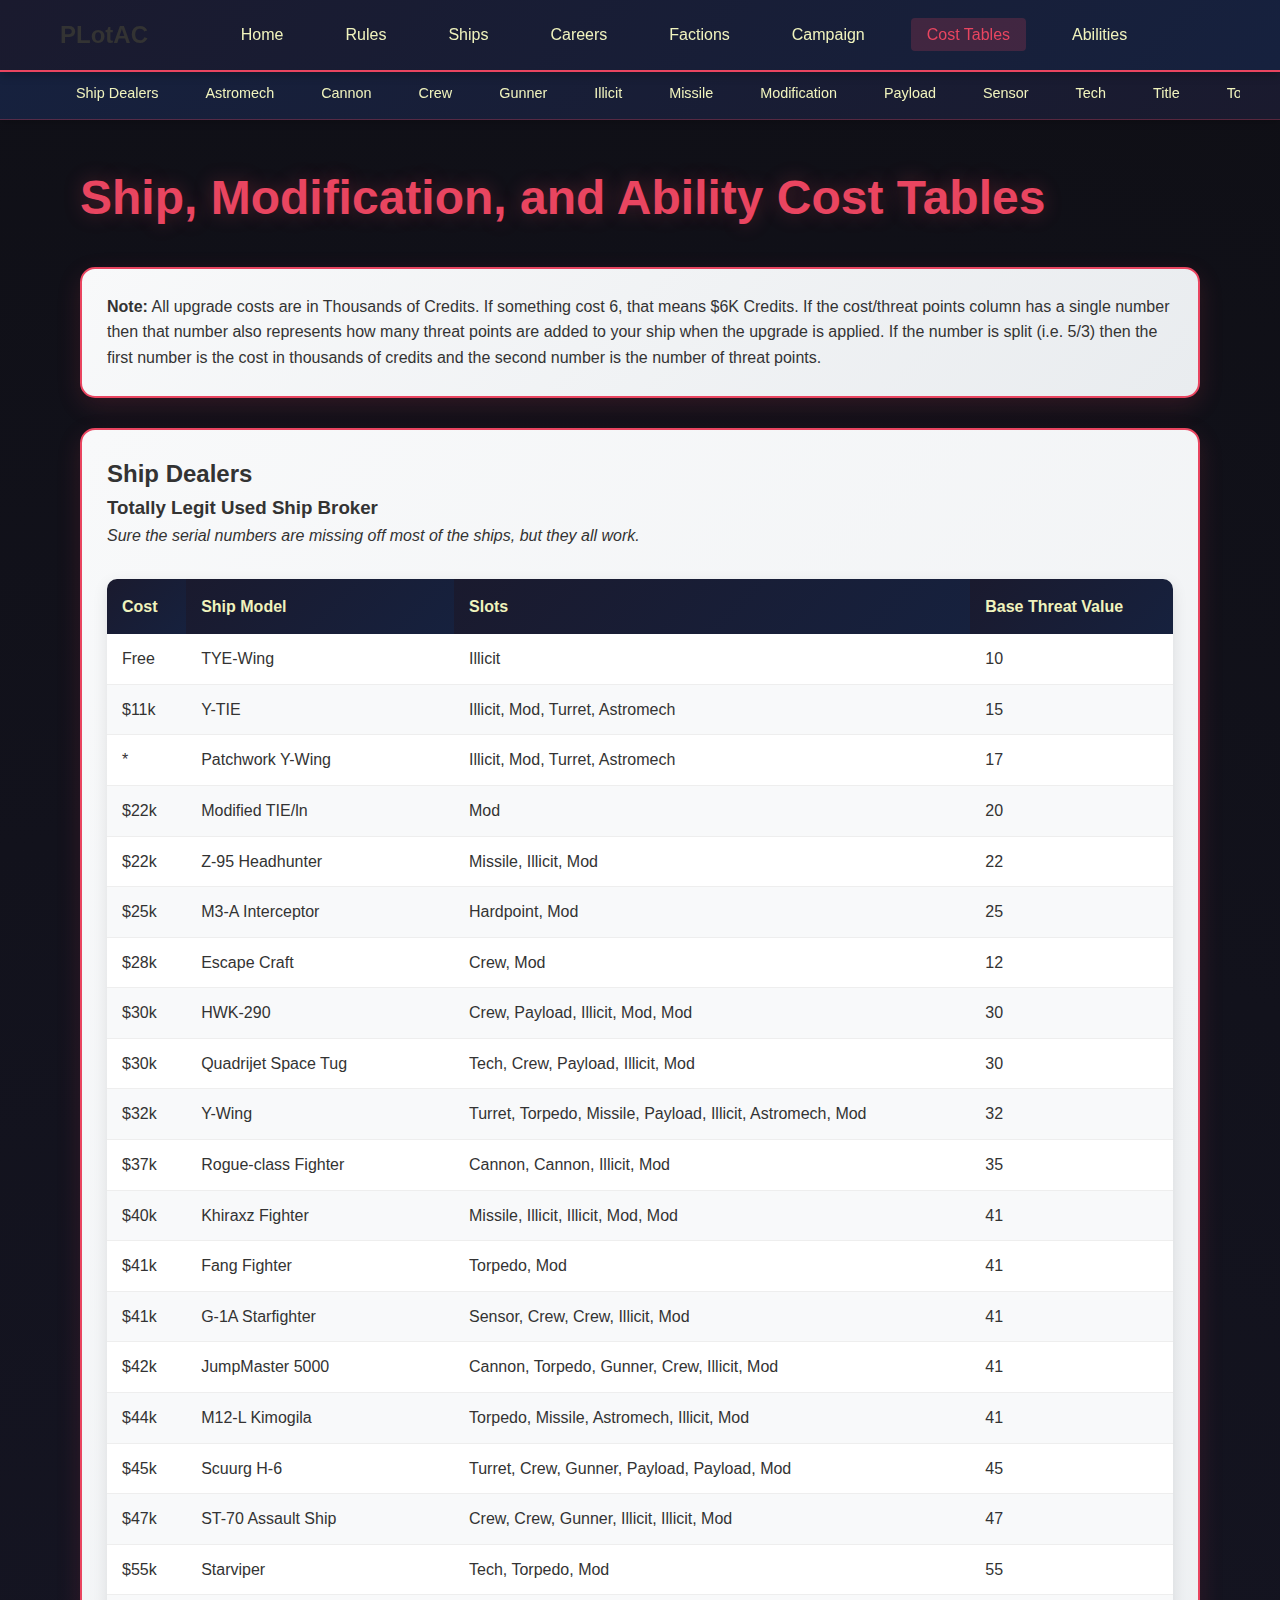
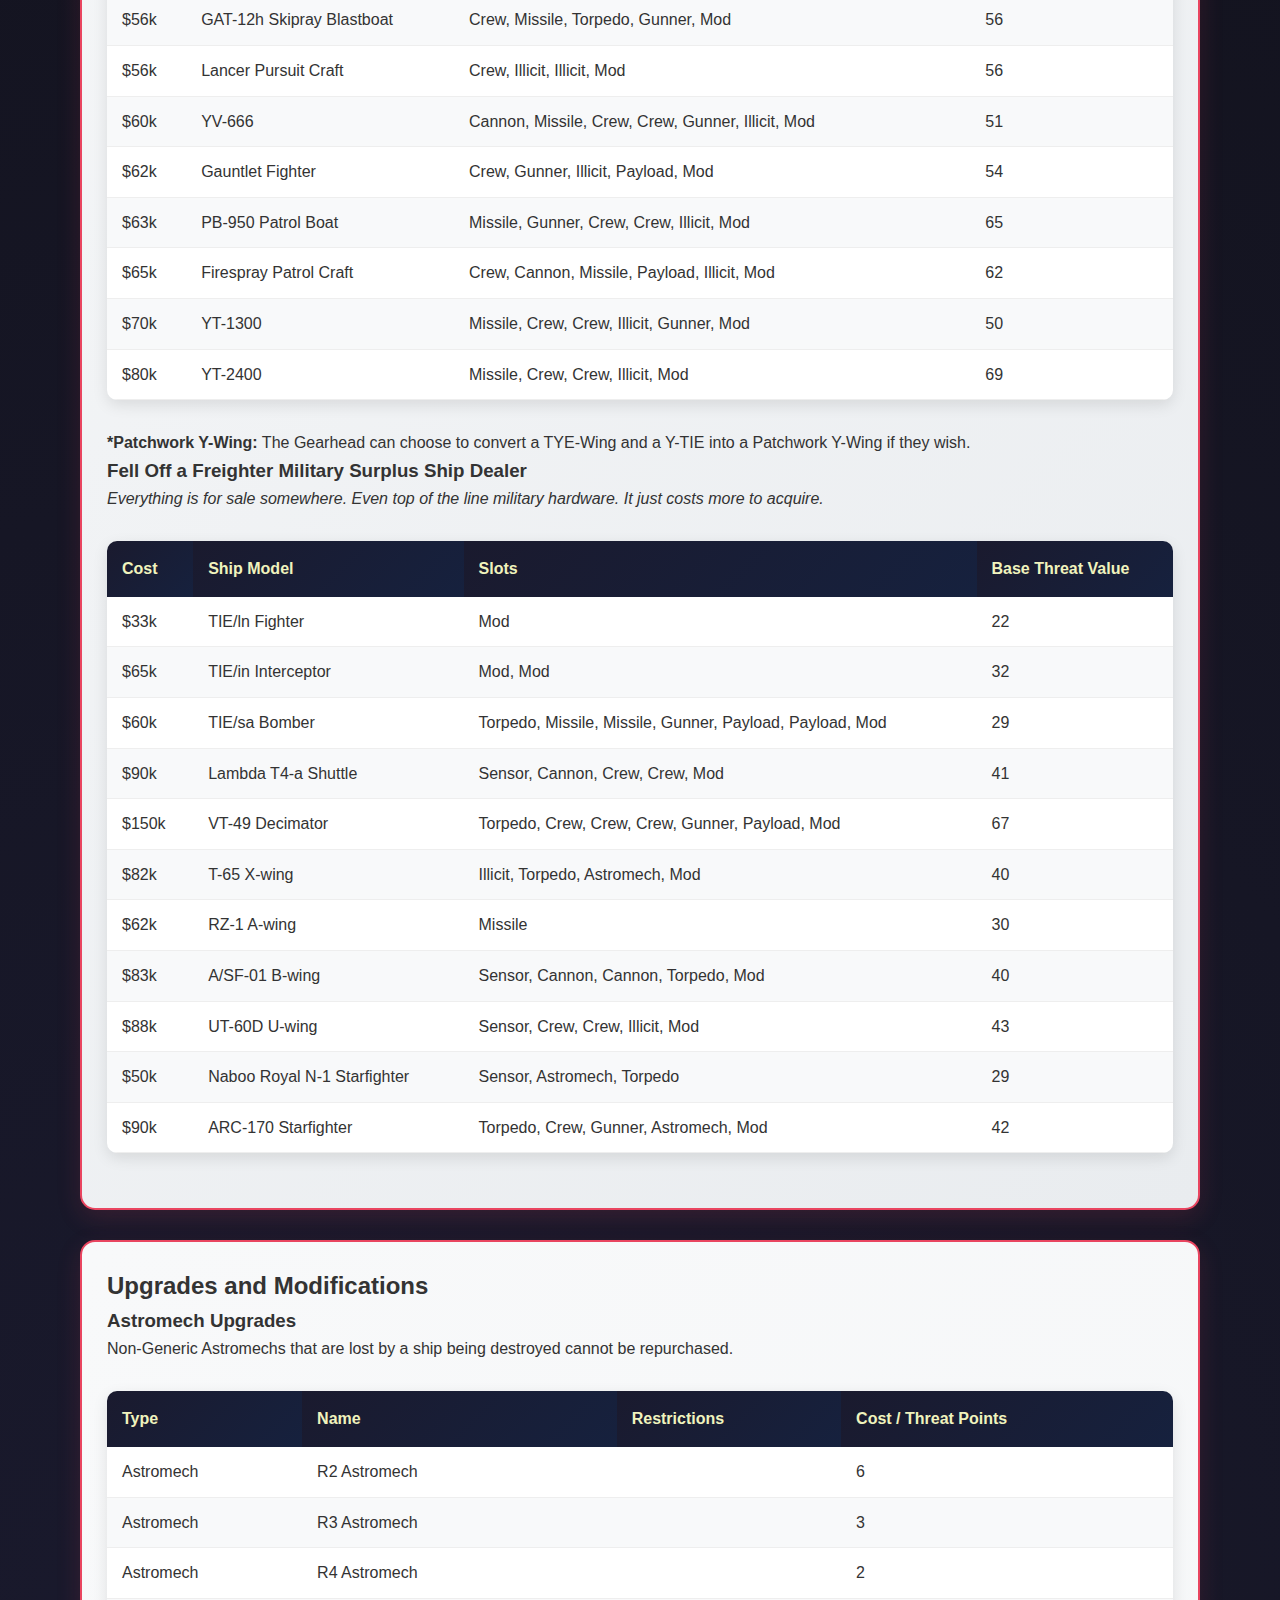
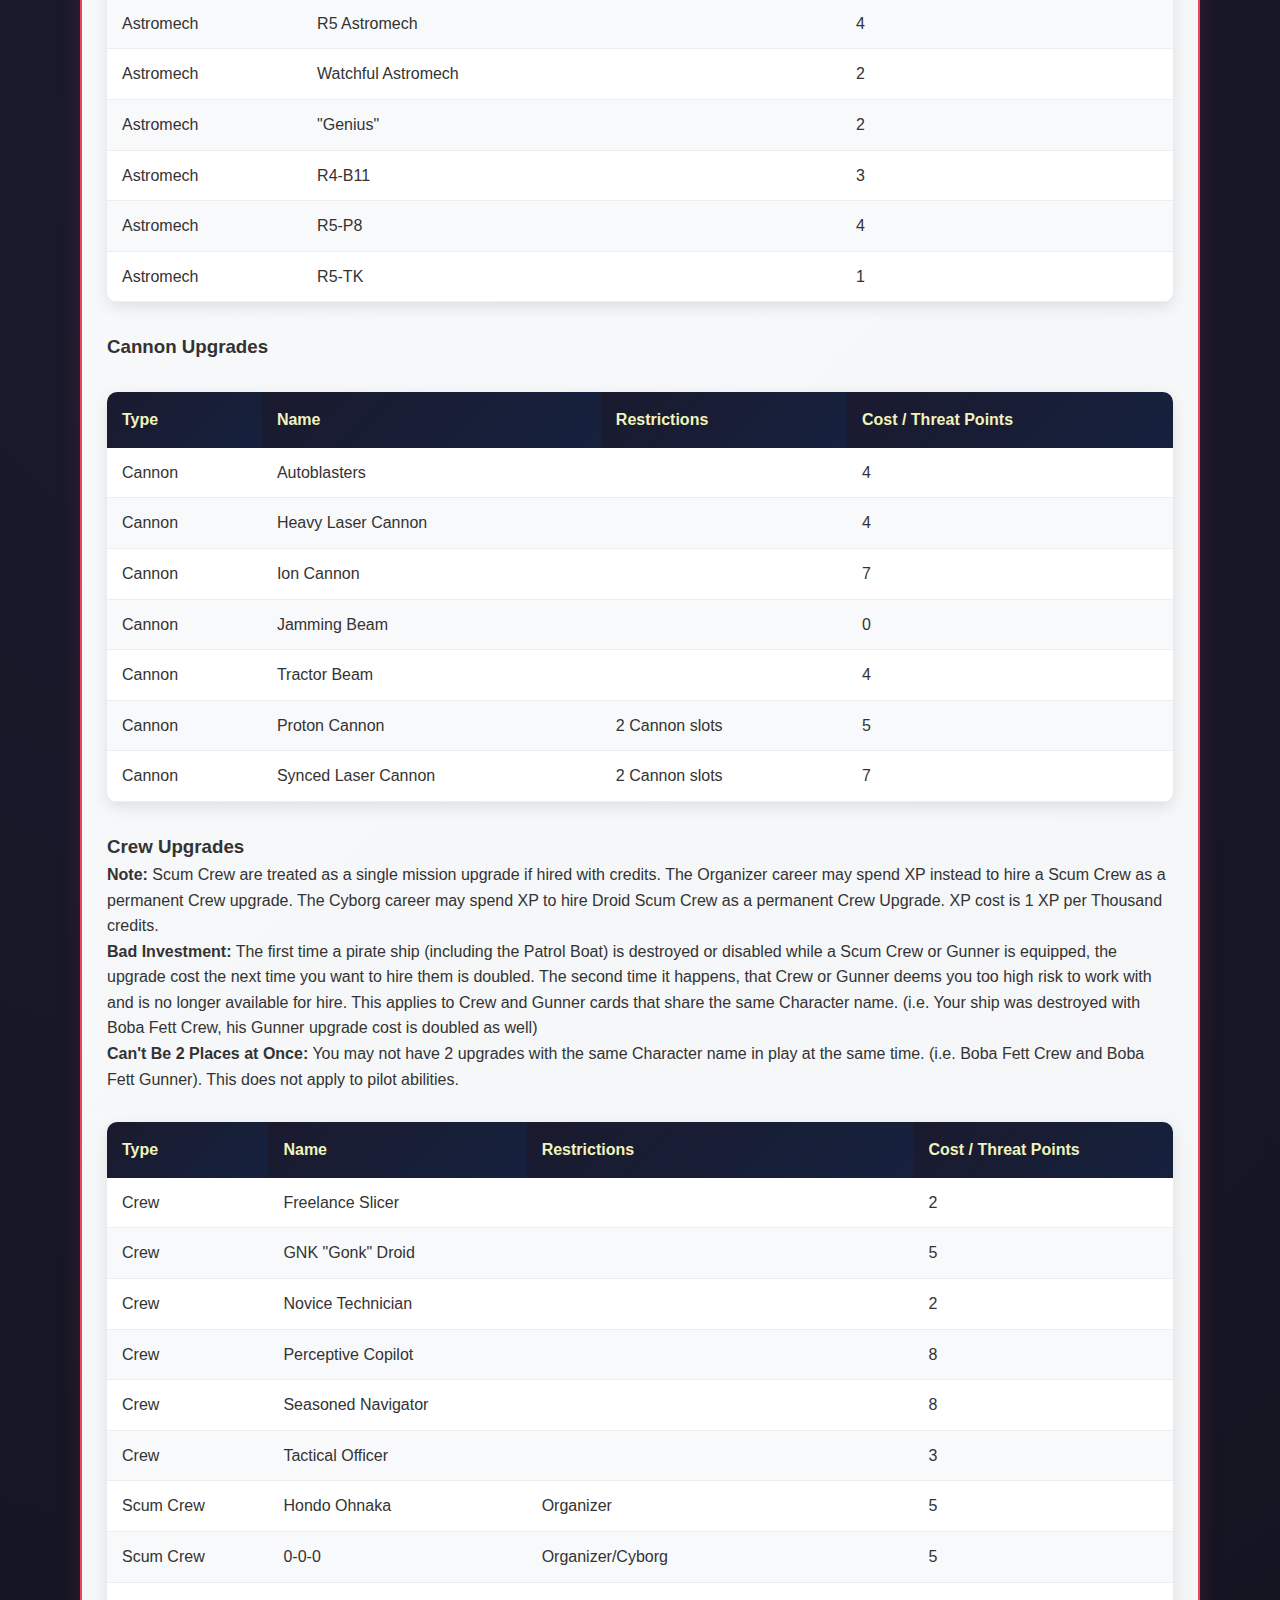
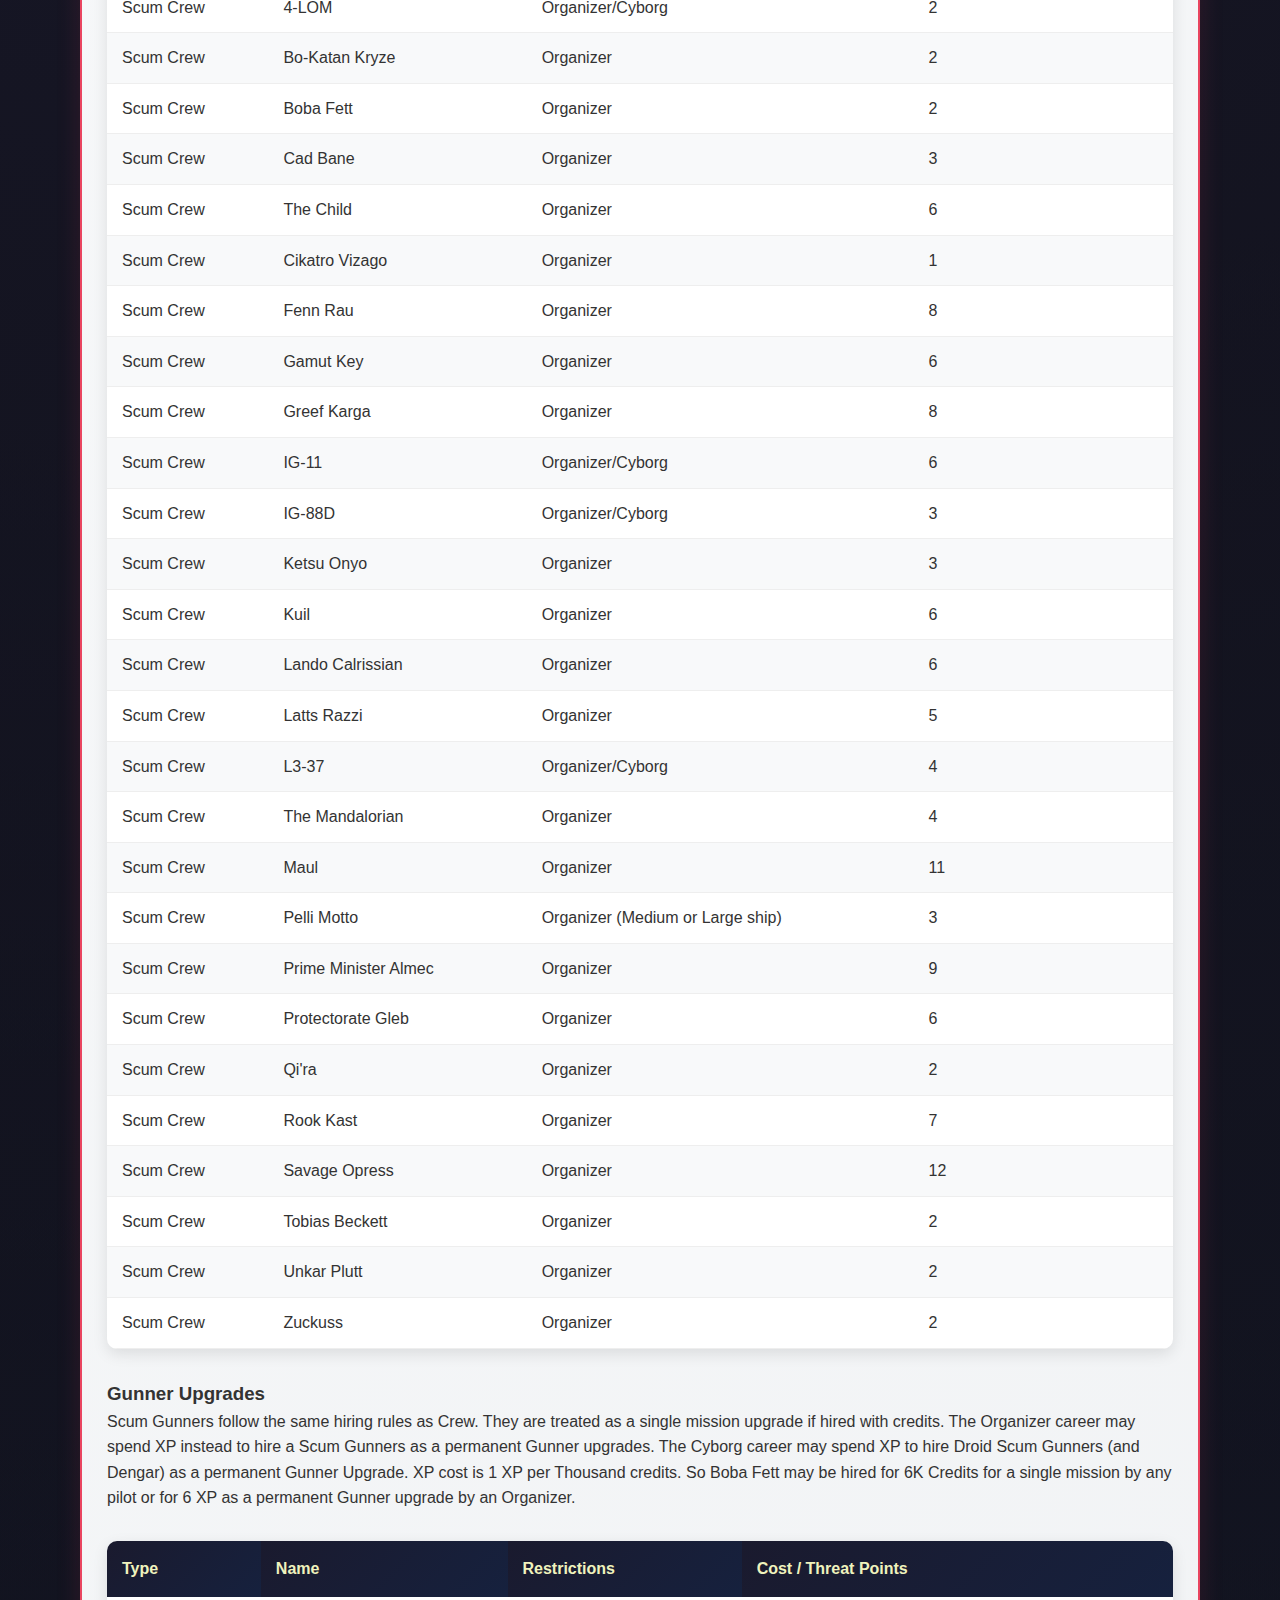
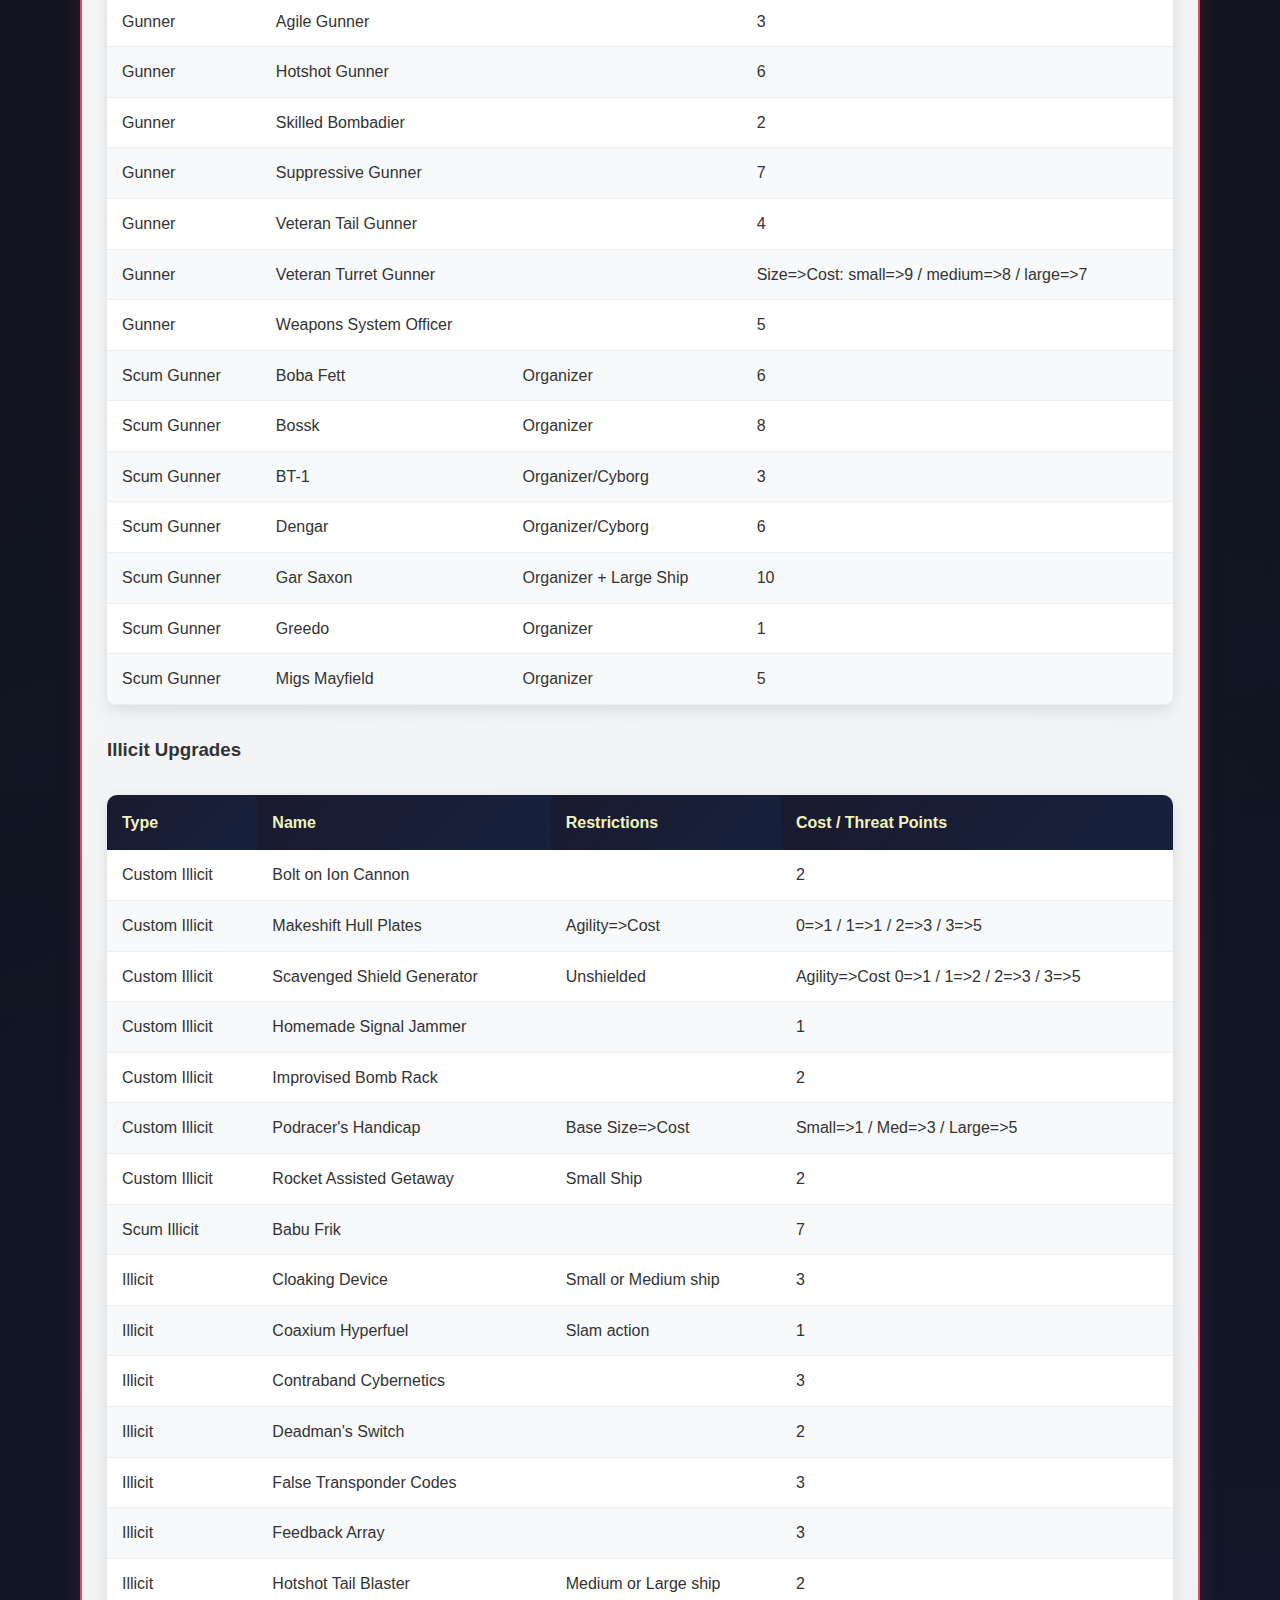
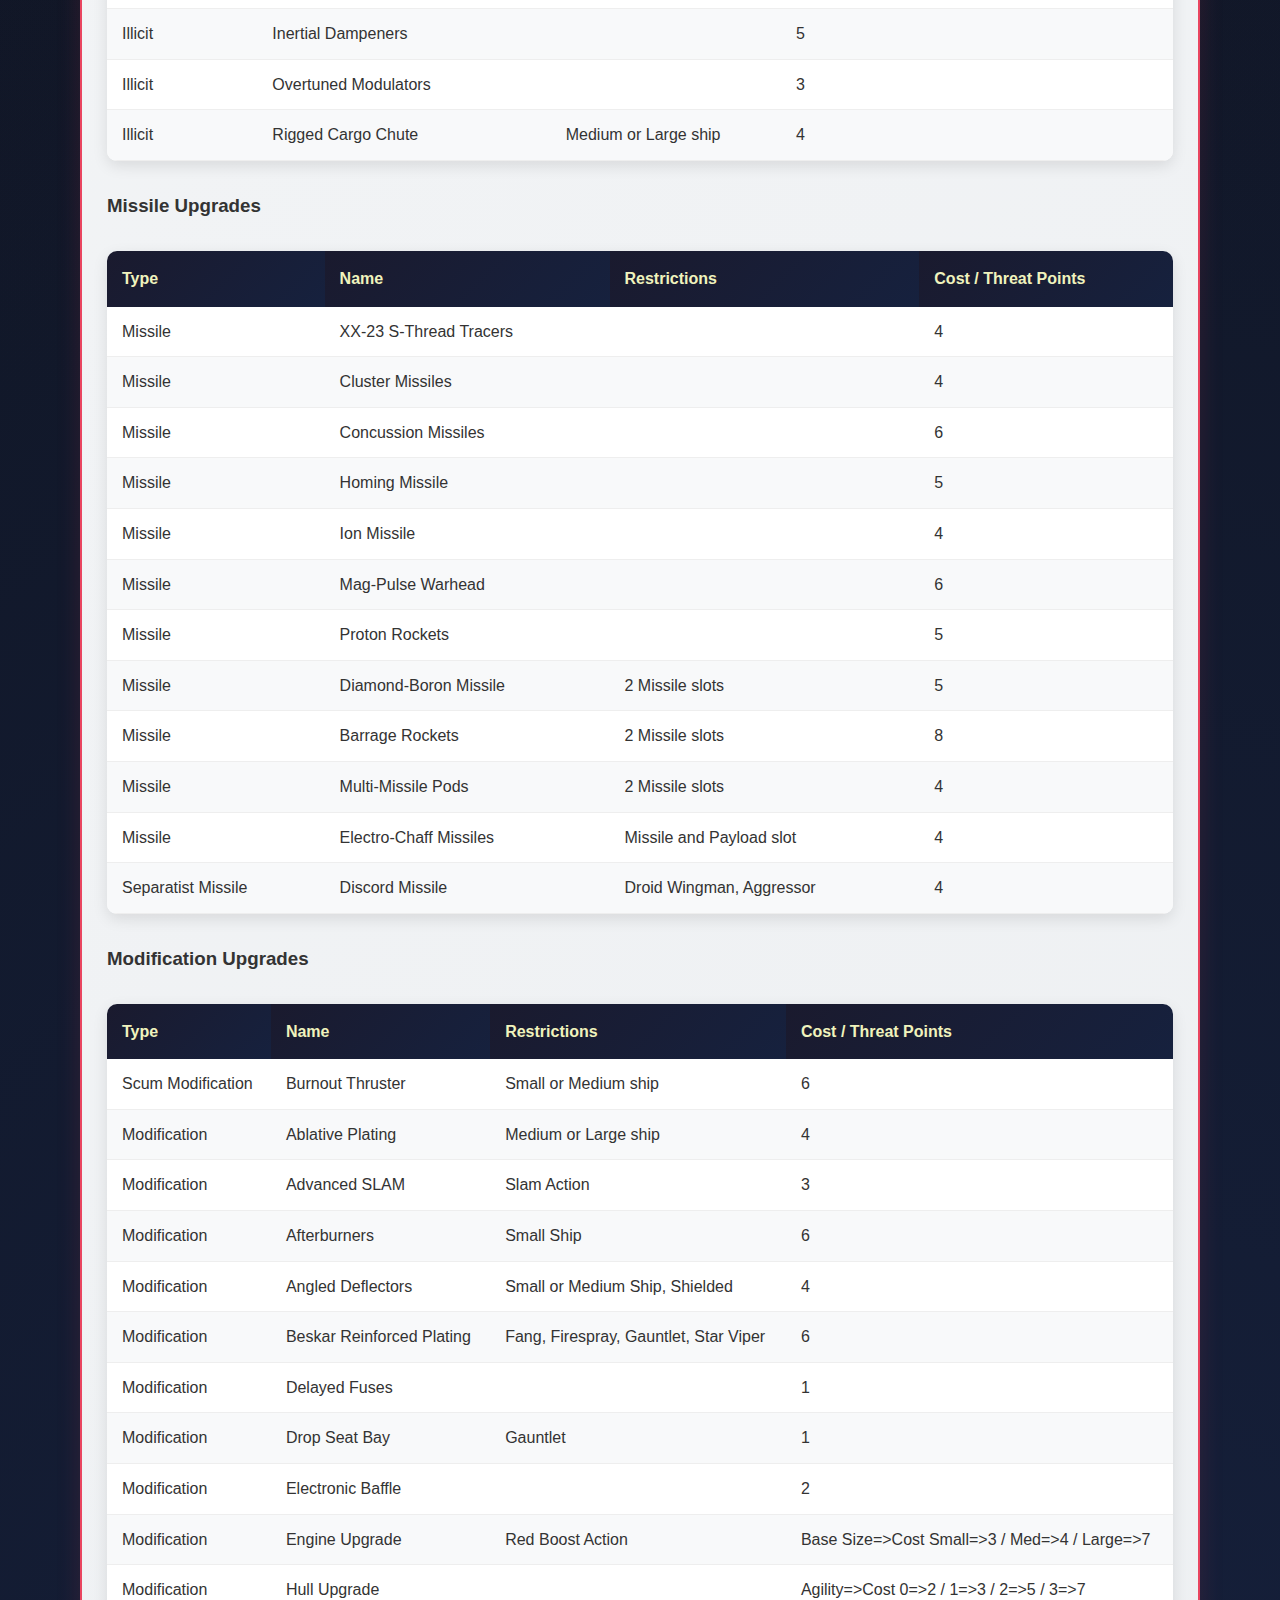
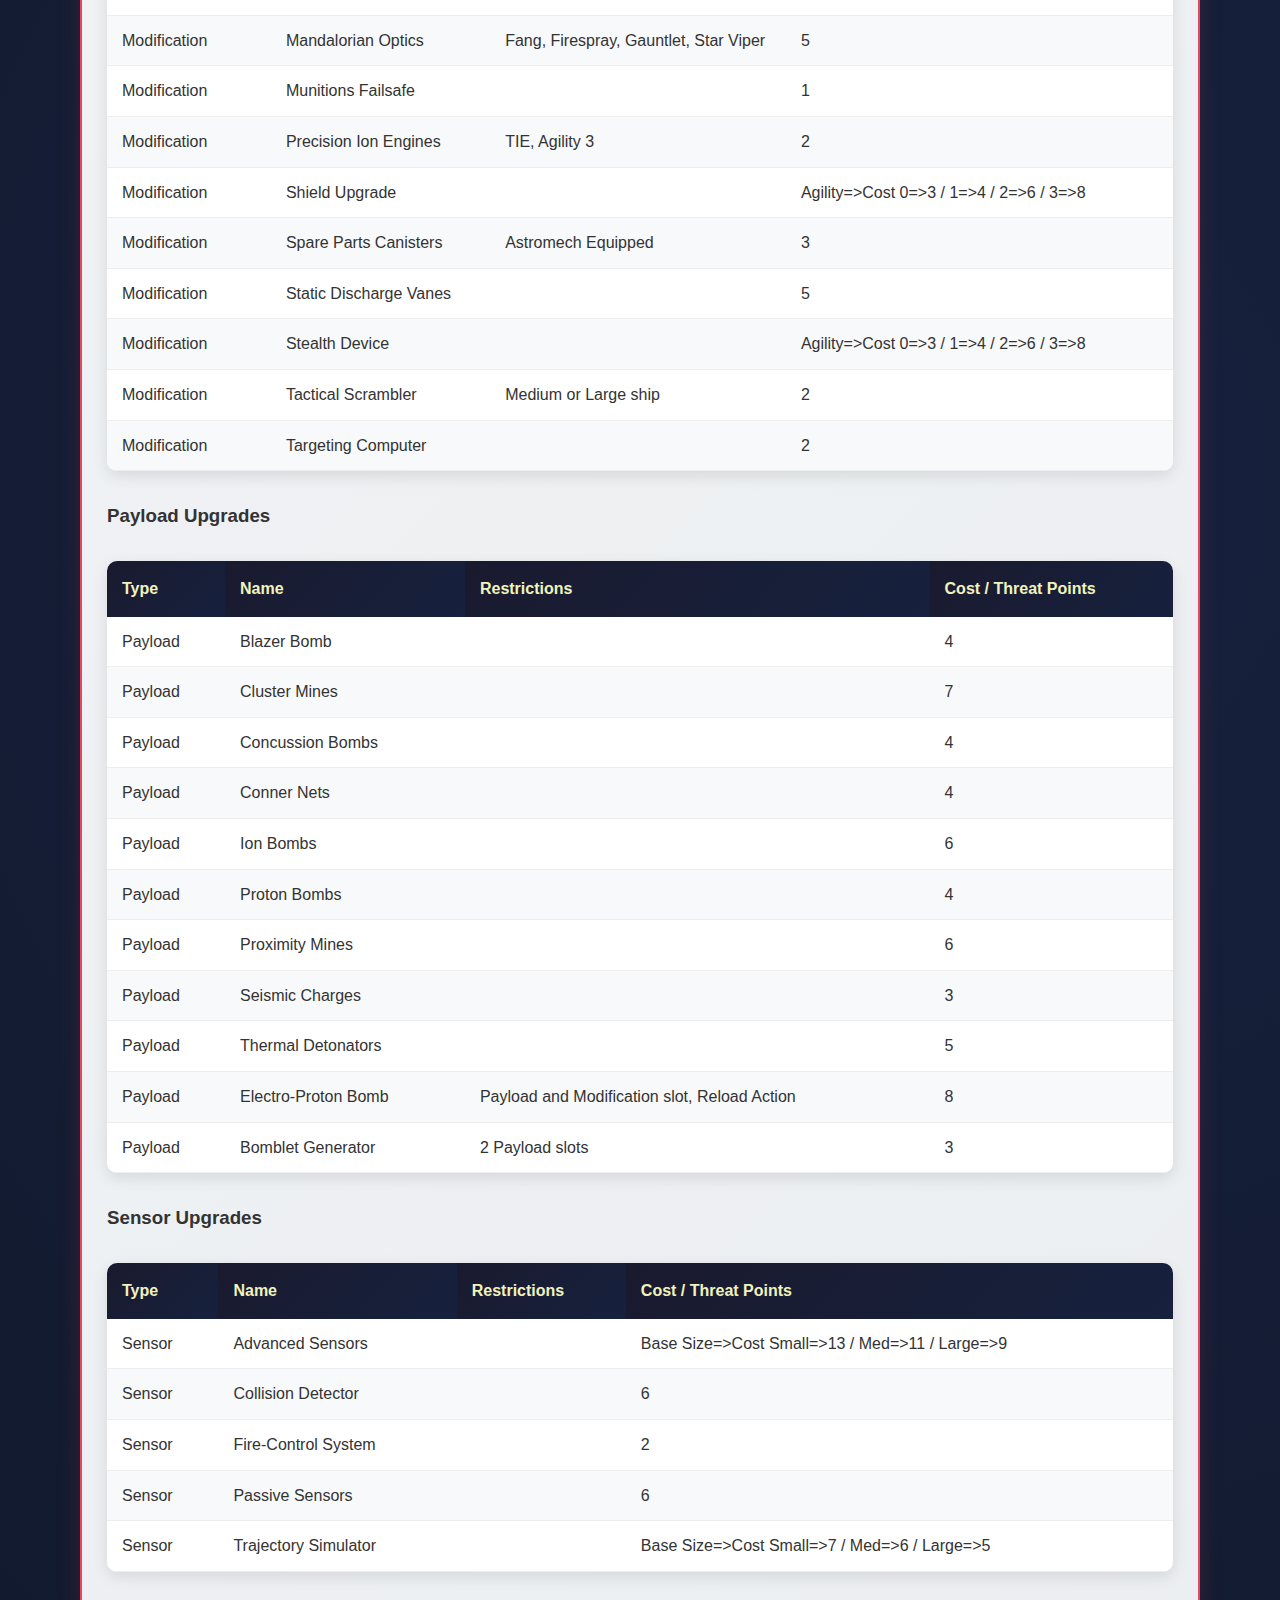
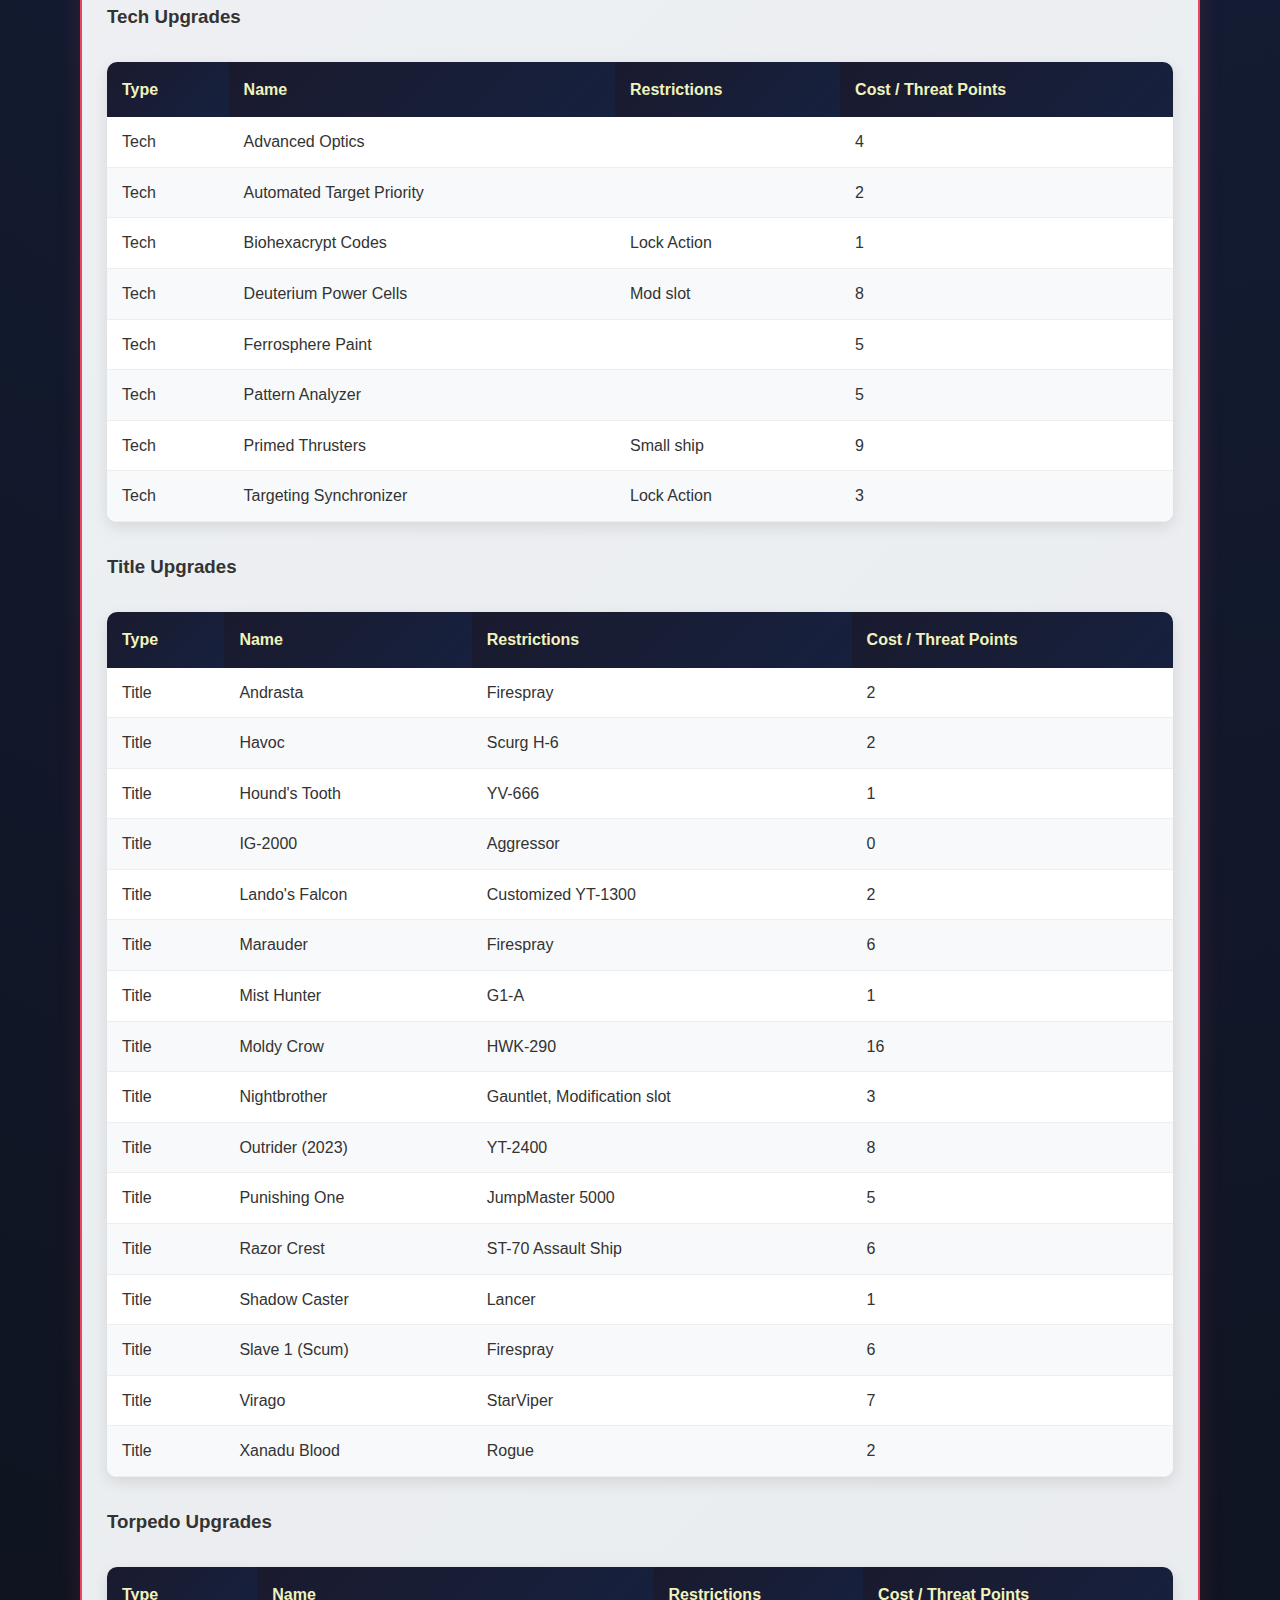
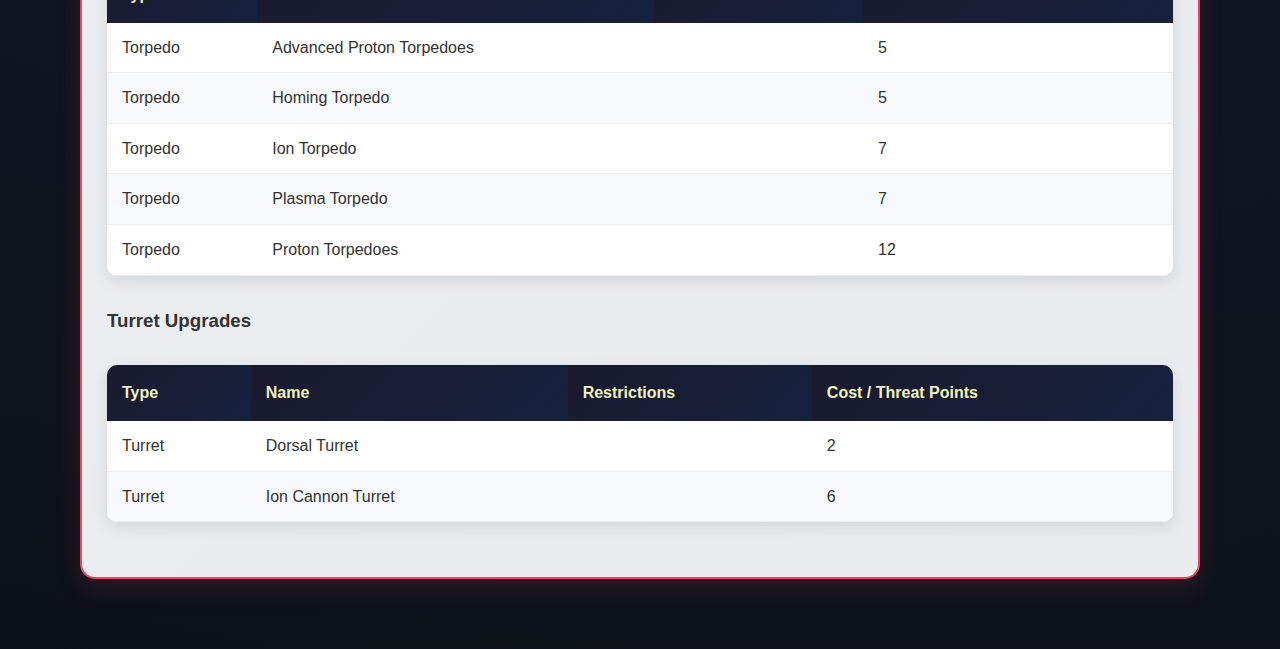
<file: costs.html>
<!DOCTYPE html>
<html lang="en">
<head>
    <meta charset="UTF-8">
    <meta name="viewport" content="width=device-width, initial-scale=1.0">
    <title>Cost Tables - Pirate Lords of the Arturi Cluster</title>
    <link rel="stylesheet" href="styles.css">
</head>
<body>
    <nav class="navbar">
        <div class="nav-container">
            <div class="nav-logo">
                <h2>PLotAC</h2>
            </div>
            <ul class="nav-menu">
                <li><a href="index.html">Home</a></li>
                <li><a href="rules.html">Rules</a></li>
                <li><a href="ships.html">Ships</a></li>
                <li><a href="careers.html">Careers</a></li>
                <li><a href="factions.html">Factions</a></li>
                <li><a href="campaign.html">Campaign</a></li>
                <li><a href="costs.html" class="active">Cost Tables</a></li>
                <li><a href="abilities.html">Abilities</a></li>
            </ul>
            <div class="hamburger">
                <span></span>
                <span></span>
                <span></span>
            </div>
        </div>
    </nav>

    <nav class="submenu">
        <div class="submenu-container">
            <a href="#ship-dealers" class="submenu-link">Ship Dealers</a>
            <a href="#astromech" class="submenu-link">Astromech</a>
            <a href="#cannon" class="submenu-link">Cannon</a>
            <a href="#crew" class="submenu-link">Crew</a>
            <a href="#gunner" class="submenu-link">Gunner</a>
            <a href="#illicit" class="submenu-link">Illicit</a>
            <a href="#missile" class="submenu-link">Missile</a>
            <a href="#modification" class="submenu-link">Modification</a>
            <a href="#payload" class="submenu-link">Payload</a>
            <a href="#sensor" class="submenu-link">Sensor</a>
            <a href="#tech" class="submenu-link">Tech</a>
            <a href="#title" class="submenu-link">Title</a>
            <a href="#torpedo" class="submenu-link">Torpedo</a>
            <a href="#turret" class="submenu-link">Turret</a>
        </div>
    </nav>

    <main class="main-content">
        <div class="container costs-tables">
            <h1>Ship, Modification, and Ability Cost Tables</h1>
            
            <div class="cost-note">
                <p><strong>Note:</strong> All upgrade costs are in Thousands of Credits. If something cost 6, that means $6K Credits. If the cost/threat points column has a single number then that number also represents how many threat points are added to your ship when the upgrade is applied. If the number is split (i.e. 5/3) then the first number is the cost in thousands of credits and the second number is the number of threat points.</p>
            </div>

            <section class="ship-dealers" id="ship-dealers">
                <h2>Ship Dealers</h2>
                
                <div class="dealer-section">
                    <h3>Totally Legit Used Ship Broker</h3>
                    <p><em>Sure the serial numbers are missing off most of the ships, but they all work.</em></p>
                    
                    <table class="cost-table">
                        <thead>
                            <tr>
                                <th>Cost</th>
                                <th>Ship Model</th>
                                <th>Slots</th>
                                <th>Base Threat Value</th>
                            </tr>
                        </thead>
                        <tbody>
                            <tr>
                                <td>Free</td>
                                <td>TYE-Wing</td>
                                <td>Illicit</td>
                                <td>10</td>
                            </tr>
                            <tr>
                                <td>$11k</td>
                                <td>Y-TIE</td>
                                <td>Illicit, Mod, Turret, Astromech</td>
                                <td>15</td>
                            </tr>
                            <tr>
                                <td>*</td>
                                <td>Patchwork Y-Wing</td>
                                <td>Illicit, Mod, Turret, Astromech</td>
                                <td>17</td>
                            </tr>
                            <tr>
                                <td>$22k</td>
                                <td>Modified TIE/ln</td>
                                <td>Mod</td>
                                <td>20</td>
                            </tr>
                            <tr>
                                <td>$22k</td>
                                <td>Z-95 Headhunter</td>
                                <td>Missile, Illicit, Mod</td>
                                <td>22</td>
                            </tr>
                            <tr>
                                <td>$25k</td>
                                <td>M3-A Interceptor</td>
                                <td>Hardpoint, Mod</td>
                                <td>25</td>
                            </tr>
                            <tr>
                                <td>$28k</td>
                                <td>Escape Craft</td>
                                <td>Crew, Mod</td>
                                <td>12</td>
                            </tr>
                            <tr>
                                <td>$30k</td>
                                <td>HWK-290</td>
                                <td>Crew, Payload, Illicit, Mod, Mod</td>
                                <td>30</td>
                            </tr>
                            <tr>
                                <td>$30k</td>
                                <td>Quadrijet Space Tug</td>
                                <td>Tech, Crew, Payload, Illicit, Mod</td>
                                <td>30</td>
                            </tr>
                            <tr>
                                <td>$32k</td>
                                <td>Y-Wing</td>
                                <td>Turret, Torpedo, Missile, Payload, Illicit, Astromech, Mod</td>
                                <td>32</td>
                            </tr>
                            <tr>
                                <td>$37k</td>
                                <td>Rogue-class Fighter</td>
                                <td>Cannon, Cannon, Illicit, Mod</td>
                                <td>35</td>
                            </tr>
                            <tr>
                                <td>$40k</td>
                                <td>Khiraxz Fighter</td>
                                <td>Missile, Illicit, Illicit, Mod, Mod</td>
                                <td>41</td>
                            </tr>
                            <tr>
                                <td>$41k</td>
                                <td>Fang Fighter</td>
                                <td>Torpedo, Mod</td>
                                <td>41</td>
                            </tr>
                            <tr>
                                <td>$41k</td>
                                <td>G-1A Starfighter</td>
                                <td>Sensor, Crew, Crew, Illicit, Mod</td>
                                <td>41</td>
                            </tr>
                            <tr>
                                <td>$42k</td>
                                <td>JumpMaster 5000</td>
                                <td>Cannon, Torpedo, Gunner, Crew, Illicit, Mod</td>
                                <td>41</td>
                            </tr>
                            <tr>
                                <td>$44k</td>
                                <td>M12-L Kimogila</td>
                                <td>Torpedo, Missile, Astromech, Illicit, Mod</td>
                                <td>41</td>
                            </tr>
                            <tr>
                                <td>$45k</td>
                                <td>Scuurg H-6</td>
                                <td>Turret, Crew, Gunner, Payload, Payload, Mod</td>
                                <td>45</td>
                            </tr>
                            <tr>
                                <td>$47k</td>
                                <td>ST-70 Assault Ship</td>
                                <td>Crew, Crew, Gunner, Illicit, Illicit, Mod</td>
                                <td>47</td>
                            </tr>
                            <tr>
                                <td>$55k</td>
                                <td>Starviper</td>
                                <td>Tech, Torpedo, Mod</td>
                                <td>55</td>
                            </tr>
                            <tr>
                                <td>$56k</td>
                                <td>GAT-12h Skipray Blastboat</td>
                                <td>Crew, Missile, Torpedo, Gunner, Mod</td>
                                <td>56</td>
                            </tr>
                            <tr>
                                <td>$56k</td>
                                <td>Lancer Pursuit Craft</td>
                                <td>Crew, Illicit, Illicit, Mod</td>
                                <td>56</td>
                            </tr>
                            <tr>
                                <td>$60k</td>
                                <td>YV-666</td>
                                <td>Cannon, Missile, Crew, Crew, Gunner, Illicit, Mod</td>
                                <td>51</td>
                            </tr>
                            <tr>
                                <td>$62k</td>
                                <td>Gauntlet Fighter</td>
                                <td>Crew, Gunner, Illicit, Payload, Mod</td>
                                <td>54</td>
                            </tr>
                            <tr>
                                <td>$63k</td>
                                <td>PB-950 Patrol Boat</td>
                                <td>Missile, Gunner, Crew, Crew, Illicit, Mod</td>
                                <td>65</td>
                            </tr>
                            <tr>
                                <td>$65k</td>
                                <td>Firespray Patrol Craft</td>
                                <td>Crew, Cannon, Missile, Payload, Illicit, Mod</td>
                                <td>62</td>
                            </tr>
                            <tr>
                                <td>$70k</td>
                                <td>YT-1300</td>
                                <td>Missile, Crew, Crew, Illicit, Gunner, Mod</td>
                                <td>50</td>
                            </tr>
                            <tr>
                                <td>$80k</td>
                                <td>YT-2400</td>
                                <td>Missile, Crew, Crew, Illicit, Mod</td>
                                <td>69</td>
                            </tr>
                        </tbody>
                    </table>
                    <p><strong>*Patchwork Y-Wing:</strong> The Gearhead can choose to convert a TYE-Wing and a Y-TIE into a Patchwork Y-Wing if they wish.</p>
                </div>

                <div class="dealer-section">
                    <h3>Fell Off a Freighter Military Surplus Ship Dealer</h3>
                    <p><em>Everything is for sale somewhere. Even top of the line military hardware. It just costs more to acquire.</em></p>
                    
                    <table class="cost-table">
                        <thead>
                            <tr>
                                <th>Cost</th>
                                <th>Ship Model</th>
                                <th>Slots</th>
                                <th>Base Threat Value</th>
                            </tr>
                        </thead>
                        <tbody>
                            <tr>
                                <td>$33k</td>
                                <td>TIE/ln Fighter</td>
                                <td>Mod</td>
                                <td>22</td>
                            </tr>
                            <tr>
                                <td>$65k</td>
                                <td>TIE/in Interceptor</td>
                                <td>Mod, Mod</td>
                                <td>32</td>
                            </tr>
                            <tr>
                                <td>$60k</td>
                                <td>TIE/sa Bomber</td>
                                <td>Torpedo, Missile, Missile, Gunner, Payload, Payload, Mod</td>
                                <td>29</td>
                            </tr>
                            <tr>
                                <td>$90k</td>
                                <td>Lambda T4-a Shuttle</td>
                                <td>Sensor, Cannon, Crew, Crew, Mod</td>
                                <td>41</td>
                            </tr>
                            <tr>
                                <td>$150k</td>
                                <td>VT-49 Decimator</td>
                                <td>Torpedo, Crew, Crew, Crew, Gunner, Payload, Mod</td>
                                <td>67</td>
                            </tr>
                            <tr>
                                <td>$82k</td>
                                <td>T-65 X-wing</td>
                                <td>Illicit, Torpedo, Astromech, Mod</td>
                                <td>40</td>
                            </tr>
                            <tr>
                                <td>$62k</td>
                                <td>RZ-1 A-wing</td>
                                <td>Missile</td>
                                <td>30</td>
                            </tr>
                            <tr>
                                <td>$83k</td>
                                <td>A/SF-01 B-wing</td>
                                <td>Sensor, Cannon, Cannon, Torpedo, Mod</td>
                                <td>40</td>
                            </tr>
                            <tr>
                                <td>$88k</td>
                                <td>UT-60D U-wing</td>
                                <td>Sensor, Crew, Crew, Illicit, Mod</td>
                                <td>43</td>
                            </tr>
                            <tr>
                                <td>$50k</td>
                                <td>Naboo Royal N-1 Starfighter</td>
                                <td>Sensor, Astromech, Torpedo</td>
                                <td>29</td>
                            </tr>
                            <tr>
                                <td>$90k</td>
                                <td>ARC-170 Starfighter</td>
                                <td>Torpedo, Crew, Gunner, Astromech, Mod</td>
                                <td>42</td>
                            </tr>
                        </tbody>
                    </table>
                </div>
            </section>

            <section class="upgrade-costs">
                <h2>Upgrades and Modifications</h2>
                
                <div class="upgrade-section" id="astromech">
                    <h3>Astromech Upgrades</h3>
                    <p>Non-Generic Astromechs that are lost by a ship being destroyed cannot be repurchased.</p>
                    <table class="cost-table">
                        <thead>
                            <tr>
                                <th>Type</th>
                                <th>Name</th>
                                <th>Restrictions</th>
                                <th>Cost / Threat Points</th>
                            </tr>
                        </thead>
                        <tbody>
                            <tr><td>Astromech</td><td>R2 Astromech</td><td></td><td>6</td></tr>
                            <tr><td>Astromech</td><td>R3 Astromech</td><td></td><td>3</td></tr>
                            <tr><td>Astromech</td><td>R4 Astromech</td><td></td><td>2</td></tr>
                            <tr><td>Astromech</td><td>R5 Astromech</td><td></td><td>4</td></tr>
                            <tr><td>Astromech</td><td>Watchful Astromech</td><td></td><td>2</td></tr>
                            <tr><td>Astromech</td><td>"Genius"</td><td></td><td>2</td></tr>
                            <tr><td>Astromech</td><td>R4-B11</td><td></td><td>3</td></tr>
                            <tr><td>Astromech</td><td>R5-P8</td><td></td><td>4</td></tr>
                            <tr><td>Astromech</td><td>R5-TK</td><td></td><td>1</td></tr>
                        </tbody>
                    </table>
                </div>

                <div class="upgrade-section" id="cannon">
                    <h3>Cannon Upgrades</h3>
                    <table class="cost-table">
                        <thead>
                            <tr>
                                <th>Type</th>
                                <th>Name</th>
                                <th>Restrictions</th>
                                <th>Cost / Threat Points</th>
                            </tr>
                        </thead>
                        <tbody>
                            <tr><td>Cannon</td><td>Autoblasters</td><td></td><td>4</td></tr>
                            <tr><td>Cannon</td><td>Heavy Laser Cannon</td><td></td><td>4</td></tr>
                            <tr><td>Cannon</td><td>Ion Cannon</td><td></td><td>7</td></tr>
                            <tr><td>Cannon</td><td>Jamming Beam</td><td></td><td>0</td></tr>
                            <tr><td>Cannon</td><td>Tractor Beam</td><td></td><td>4</td></tr>
                            <tr><td>Cannon</td><td>Proton Cannon</td><td>2 Cannon slots</td><td>5</td></tr>
                            <tr><td>Cannon</td><td>Synced Laser Cannon</td><td>2 Cannon slots</td><td>7</td></tr>
                        </tbody>
                    </table>
                </div>

                <div class="upgrade-section" id="crew">
                    <h3>Crew Upgrades</h3>
                    <p><strong>Note:</strong> Scum Crew are treated as a single mission upgrade if hired with credits. The Organizer career may spend XP instead to hire a Scum Crew as a permanent Crew upgrade. The Cyborg career may spend XP to hire Droid Scum Crew as a permanent Crew Upgrade. XP cost is 1 XP per Thousand credits.</p>
                    <p><strong>Bad Investment:</strong> The first time a pirate ship (including the Patrol Boat) is destroyed or disabled while a Scum Crew or Gunner is equipped, the upgrade cost the next time you want to hire them is doubled.  The second time it happens, that Crew or Gunner deems you too high risk to work with and is no longer available for hire.  This applies to Crew and Gunner cards that share the same Character name. (i.e. Your ship was destroyed with Boba Fett Crew, his Gunner upgrade cost is doubled as well)</p>

                    <p><strong>Can't Be 2 Places at Once:</strong> You may not have 2 upgrades with the same Character name in play at the same time. (i.e. Boba Fett Crew and Boba Fett Gunner). This does not apply to pilot abilities.</p>
                    <table class="cost-table">
                        <thead>
                            <tr>
                                <th>Type</th>
                                <th>Name</th>
                                <th>Restrictions</th>
                                <th>Cost / Threat Points</th>
                            </tr>
                        </thead>
                        <tbody>
                            <tr><td>Crew</td><td>Freelance Slicer</td><td></td><td>2</td></tr>
                            <tr><td>Crew</td><td>GNK "Gonk" Droid</td><td></td><td>5</td></tr>
                            <tr><td>Crew</td><td>Novice Technician</td><td></td><td>2</td></tr>
                            <tr><td>Crew</td><td>Perceptive Copilot</td><td></td><td>8</td></tr>
                            <tr><td>Crew</td><td>Seasoned Navigator</td><td></td><td>8</td></tr>
                            <tr><td>Crew</td><td>Tactical Officer</td><td></td><td>3</td></tr>
                            <tr><td>Scum Crew</td><td>Hondo Ohnaka</td><td>Organizer</td><td>5</td></tr>
                            <tr><td>Scum Crew</td><td>0-0-0</td><td>Organizer/Cyborg</td><td>5</td></tr>
                            <tr><td>Scum Crew</td><td>4-LOM</td><td>Organizer/Cyborg</td><td>2</td></tr>
                            <tr><td>Scum Crew</td><td>Bo-Katan Kryze</td><td>Organizer</td><td>2</td></tr>
                            <tr><td>Scum Crew</td><td>Boba Fett</td><td>Organizer</td><td>2</td></tr>
                            <tr><td>Scum Crew</td><td>Cad Bane</td><td>Organizer</td><td>3</td></tr>
                            <tr><td>Scum Crew</td><td>The Child</td><td>Organizer</td><td>6</td></tr>
                            <tr><td>Scum Crew</td><td>Cikatro Vizago</td><td>Organizer</td><td>1</td></tr>
                            <tr><td>Scum Crew</td><td>Fenn Rau</td><td>Organizer</td><td>8</td></tr>
                            <tr><td>Scum Crew</td><td>Gamut Key</td><td>Organizer</td><td>6</td></tr>
                            <tr><td>Scum Crew</td><td>Greef Karga</td><td>Organizer</td><td>8</td></tr>
                            <tr><td>Scum Crew</td><td>IG-11</td><td>Organizer/Cyborg</td><td>6</td></tr>
                            <tr><td>Scum Crew</td><td>IG-88D</td><td>Organizer/Cyborg</td><td>3</td></tr>
                            <tr><td>Scum Crew</td><td>Ketsu Onyo</td><td>Organizer</td><td>3</td></tr>
                            <tr><td>Scum Crew</td><td>Kuil</td><td>Organizer</td><td>6</td></tr>
                            <tr><td>Scum Crew</td><td>Lando Calrissian</td><td>Organizer</td><td>6</td></tr>
                            <tr><td>Scum Crew</td><td>Latts Razzi</td><td>Organizer</td><td>5</td></tr>
                            <tr><td>Scum Crew</td><td>L3-37</td><td>Organizer/Cyborg</td><td>4</td></tr>
                            <tr><td>Scum Crew</td><td>The Mandalorian</td><td>Organizer</td><td>4</td></tr>
                            <tr><td>Scum Crew</td><td>Maul</td><td>Organizer</td><td>11</td></tr>
                            <tr><td>Scum Crew</td><td>Pelli Motto</td><td>Organizer (Medium or Large ship)</td><td>3</td></tr>
                            <tr><td>Scum Crew</td><td>Prime Minister Almec</td><td>Organizer</td><td>9</td></tr>
                            <tr><td>Scum Crew</td><td>Protectorate Gleb</td><td>Organizer</td><td>6</td></tr>
                            <tr><td>Scum Crew</td><td>Qi'ra</td><td>Organizer</td><td>2</td></tr>
                            <tr><td>Scum Crew</td><td>Rook Kast</td><td>Organizer</td><td>7</td></tr>
                            <tr><td>Scum Crew</td><td>Savage Opress</td><td>Organizer</td><td>12</td></tr>
                            <tr><td>Scum Crew</td><td>Tobias Beckett</td><td>Organizer</td><td>2</td></tr>
                            <tr><td>Scum Crew</td><td>Unkar Plutt</td><td>Organizer</td><td>2</td></tr>
                            <tr><td>Scum Crew</td><td>Zuckuss</td><td>Organizer</td><td>2</td></tr>
                        </tbody>
                    </table>
                </div>

                
                <div class="upgrade-section" id="gunner">
                    <h3>Gunner Upgrades</h3>
                    <p>Scum Gunners follow the same hiring rules as Crew. They are treated as a single mission upgrade if hired with credits. The Organizer career may spend XP instead to hire a Scum Gunners as a permanent Gunner upgrades. The Cyborg career may spend XP to hire Droid Scum Gunners (and Dengar) as a permanent Gunner Upgrade. XP cost is 1 XP per Thousand credits. So Boba Fett may be hired for 6K Credits for a single mission by any pilot or for 6 XP as a permanent Gunner upgrade by an Organizer.</p>
                    <table class="cost-table">
                        <thead>
                            <tr>
                                <th>Type</th>
                                <th>Name</th>
                                <th>Restrictions</th>
                                <th>Cost / Threat Points</th>
                            </tr>
                        </thead>
                        <tbody>
                            <tr><td>Gunner</td><td>Agile Gunner</td><td></td><td>3</td></tr>
                            <tr><td>Gunner</td><td>Hotshot Gunner</td><td></td><td>6</td></tr>
                            <tr><td>Gunner</td><td>Skilled Bombadier</td><td></td><td>2</td></tr>
                            <tr><td>Gunner</td><td>Suppressive Gunner</td><td></td><td>7</td></tr>
                            <tr><td>Gunner</td><td>Veteran Tail Gunner</td><td></td><td>4</td></tr>
                            <tr><td>Gunner</td><td>Veteran Turret Gunner</td><td></td><td>Size=>Cost: small=>9 / medium=>8 / large=>7</td></tr>
                            <tr><td>Gunner</td><td>Weapons System Officer</td><td></td><td>5</td></tr>
                            <tr><td>Scum Gunner</td><td>Boba Fett</td><td>Organizer</td><td>6</td></tr>
                            <tr><td>Scum Gunner</td><td>Bossk</td><td>Organizer</td><td>8</td></tr>
                            <tr><td>Scum Gunner</td><td>BT-1</td><td>Organizer/Cyborg</td><td>3</td></tr>
                            <tr><td>Scum Gunner</td><td>Dengar</td><td>Organizer/Cyborg</td><td>6</td></tr>
                            <tr><td>Scum Gunner</td><td>Gar Saxon</td><td>Organizer + Large Ship</td><td>10</td></tr>
                            <tr><td>Scum Gunner</td><td>Greedo</td><td>Organizer</td><td>1</td></tr>
                            <tr><td>Scum Gunner</td><td>Migs Mayfield</td><td>Organizer</td><td>5</td></tr>
                        </tbody>
                    </table>
                </div>

                <div class="upgrade-section" id="illicit">
                    <h3>Illicit Upgrades</h3>
                    <table class="cost-table">
                        <thead>
                            <tr>
                                <th>Type</th>
                                <th>Name</th>
                                <th>Restrictions</th>
                                <th>Cost / Threat Points</th>
                            </tr>
                        </thead>
                        <tbody>
                            <tr><td>Custom Illicit</td><td>Bolt on Ion Cannon</td><td></td><td>2</td></tr>
                            <tr><td>Custom Illicit</td><td>Makeshift Hull Plates</td><td>Agility=>Cost</td><td>0=>1 / 1=>1 / 2=>3 / 3=>5</td></tr>
                            <tr><td>Custom Illicit</td><td>Scavenged Shield Generator</td><td>Unshielded</td><td>Agility=>Cost 0=>1 / 1=>2 / 2=>3 / 3=>5</td></tr>
                            <tr><td>Custom Illicit</td><td>Homemade Signal Jammer</td><td></td><td>1</td></tr>
                            <tr><td>Custom Illicit</td><td>Improvised Bomb Rack</td><td></td><td>2</td></tr>
                            <tr><td>Custom Illicit</td><td>Podracer's Handicap</td><td>Base Size=>Cost</td><td>Small=>1 / Med=>3 / Large=>5</td></tr>
                            <tr><td>Custom Illicit</td><td>Rocket Assisted Getaway</td><td>Small Ship</td><td>2</td></tr>
                            <tr><td>Scum Illicit</td><td>Babu Frik</td><td></td><td>7</td></tr>
                            <tr><td>Illicit</td><td>Cloaking Device</td><td>Small or Medium ship</td><td>3</td></tr>
                            <tr><td>Illicit</td><td>Coaxium Hyperfuel</td><td>Slam action</td><td>1</td></tr>
                            <tr><td>Illicit</td><td>Contraband Cybernetics</td><td></td><td>3</td></tr>
                            <tr><td>Illicit</td><td>Deadman's Switch</td><td></td><td>2</td></tr>
                            <tr><td>Illicit</td><td>False Transponder Codes</td><td></td><td>3</td></tr>
                            <tr><td>Illicit</td><td>Feedback Array</td><td></td><td>3</td></tr>
                            <tr><td>Illicit</td><td>Hotshot Tail Blaster</td><td>Medium or Large ship</td><td>2</td></tr>
                            <tr><td>Illicit</td><td>Inertial Dampeners</td><td></td><td>5</td></tr>
                            <tr><td>Illicit</td><td>Overtuned Modulators</td><td></td><td>3</td></tr>
                            <tr><td>Illicit</td><td>Rigged Cargo Chute</td><td>Medium or Large ship</td><td>4</td></tr>
                        </tbody>
                    </table>
                </div>

                <div class="upgrade-section" id="missile">
                    <h3>Missile Upgrades</h3>
                    <table class="cost-table">
                        <thead>
                            <tr>
                                <th>Type</th>
                                <th>Name</th>
                                <th>Restrictions</th>
                                <th>Cost / Threat Points</th>
                            </tr>
                        </thead>
                        <tbody>
                            <tr><td>Missile</td><td>XX-23 S-Thread Tracers</td><td></td><td>4</td></tr>
                            <tr><td>Missile</td><td>Cluster Missiles</td><td></td><td>4</td></tr>
                            <tr><td>Missile</td><td>Concussion Missiles</td><td></td><td>6</td></tr>
                            <tr><td>Missile</td><td>Homing Missile</td><td></td><td>5</td></tr>
                            <tr><td>Missile</td><td>Ion Missile</td><td></td><td>4</td></tr>
                            <tr><td>Missile</td><td>Mag-Pulse Warhead</td><td></td><td>6</td></tr>
                            <tr><td>Missile</td><td>Proton Rockets</td><td></td><td>5</td></tr>
                            <tr><td>Missile</td><td>Diamond-Boron Missile</td><td>2 Missile slots</td><td>5</td></tr>
                            <tr><td>Missile</td><td>Barrage Rockets</td><td>2 Missile slots</td><td>8</td></tr>
                            <tr><td>Missile</td><td>Multi-Missile Pods</td><td>2 Missile slots</td><td>4</td></tr>
                            <tr><td>Missile</td><td>Electro-Chaff Missiles</td><td>Missile and Payload slot</td><td>4</td></tr>
                            <tr><td>Separatist Missile</td><td>Discord Missile</td><td>Droid Wingman, Aggressor</td><td>4</td></tr>
                        </tbody>
                    </table>
                </div>

                <div class="upgrade-section" id="modification">
                    <h3>Modification Upgrades</h3>
                    <table class="cost-table">
                        <thead>
                            <tr>
                                <th>Type</th>
                                <th>Name</th>
                                <th>Restrictions</th>
                                <th>Cost / Threat Points</th>
                            </tr>
                        </thead>
                        <tbody>
                            <tr><td>Scum Modification</td><td>Burnout Thruster</td><td>Small or Medium ship</td><td>6</td></tr>
                            <tr><td>Modification</td><td>Ablative Plating</td><td>Medium or Large ship</td><td>4</td></tr>
                            <tr><td>Modification</td><td>Advanced SLAM</td><td>Slam Action</td><td>3</td></tr>
                            <tr><td>Modification</td><td>Afterburners</td><td>Small Ship</td><td>6</td></tr>
                            <tr><td>Modification</td><td>Angled Deflectors</td><td>Small or Medium Ship, Shielded</td><td>4</td></tr>
                            <tr><td>Modification</td><td>Beskar Reinforced Plating</td><td>Fang, Firespray, Gauntlet, Star Viper</td><td>6</td></tr>
                            <tr><td>Modification</td><td>Delayed Fuses</td><td></td><td>1</td></tr>
                            <tr><td>Modification</td><td>Drop Seat Bay</td><td>Gauntlet</td><td>1</td></tr>
                            <tr><td>Modification</td><td>Electronic Baffle</td><td></td><td>2</td></tr>
                            <tr><td>Modification</td><td>Engine Upgrade</td><td>Red Boost Action</td><td>Base Size=>Cost Small=>3 / Med=>4 / Large=>7</td></tr>
                            <tr><td>Modification</td><td>Hull Upgrade</td><td></td><td>Agility=>Cost 0=>2 / 1=>3 / 2=>5 / 3=>7</td></tr>
                            <tr><td>Modification</td><td>Mandalorian Optics</td><td>Fang, Firespray, Gauntlet, Star Viper</td><td>5</td></tr>
                            <tr><td>Modification</td><td>Munitions Failsafe</td><td></td><td>1</td></tr>
                            <tr><td>Modification</td><td>Precision Ion Engines</td><td>TIE, Agility 3</td><td>2</td></tr>
                            <tr><td>Modification</td><td>Shield Upgrade</td><td></td><td>Agility=>Cost 0=>3 / 1=>4 / 2=>6 / 3=>8</td></tr>
                            <tr><td>Modification</td><td>Spare Parts Canisters</td><td>Astromech Equipped</td><td>3</td></tr>
                            <tr><td>Modification</td><td>Static Discharge Vanes</td><td></td><td>5</td></tr>
                            <tr><td>Modification</td><td>Stealth Device</td><td></td><td>Agility=>Cost 0=>3 / 1=>4 / 2=>6 / 3=>8</td></tr>
                            <tr><td>Modification</td><td>Tactical Scrambler</td><td>Medium or Large ship</td><td>2</td></tr>
                            <tr><td>Modification</td><td>Targeting Computer</td><td></td><td>2</td></tr>
                        </tbody>
                    </table>
                </div>

                <div class="upgrade-section" id="payload">
                    <h3>Payload Upgrades</h3>
                    <table class="cost-table">
                        <thead>
                            <tr>
                                <th>Type</th>
                                <th>Name</th>
                                <th>Restrictions</th>
                                <th>Cost / Threat Points</th>
                            </tr>
                        </thead>
                        <tbody>
                            <tr><td>Payload</td><td>Blazer Bomb</td><td></td><td>4</td></tr>
                            <tr><td>Payload</td><td>Cluster Mines</td><td></td><td>7</td></tr>
                            <tr><td>Payload</td><td>Concussion Bombs</td><td></td><td>4</td></tr>
                            <tr><td>Payload</td><td>Conner Nets</td><td></td><td>4</td></tr>
                            <tr><td>Payload</td><td>Ion Bombs</td><td></td><td>6</td></tr>
                            <tr><td>Payload</td><td>Proton Bombs</td><td></td><td>4</td></tr>
                            <tr><td>Payload</td><td>Proximity Mines</td><td></td><td>6</td></tr>
                            <tr><td>Payload</td><td>Seismic Charges</td><td></td><td>3</td></tr>
                            <tr><td>Payload</td><td>Thermal Detonators</td><td></td><td>5</td></tr>
                            <tr><td>Payload</td><td>Electro-Proton Bomb</td><td>Payload and Modification slot, Reload Action</td><td>8</td></tr>
                            <tr><td>Payload</td><td>Bomblet Generator</td><td>2 Payload slots</td><td>3</td></tr>
                        </tbody>
                    </table>
                </div>

                <div class="upgrade-section" id="sensor">
                    <h3>Sensor Upgrades</h3>
                    <table class="cost-table">
                        <thead>
                            <tr>
                                <th>Type</th>
                                <th>Name</th>
                                <th>Restrictions</th>
                                <th>Cost / Threat Points</th>
                            </tr>
                        </thead>
                        <tbody>
                            <tr><td>Sensor</td><td>Advanced Sensors</td><td></td><td>Base Size=>Cost Small=>13 / Med=>11 / Large=>9</td></tr>
                            <tr><td>Sensor</td><td>Collision Detector</td><td></td><td>6</td></tr>
                            <tr><td>Sensor</td><td>Fire-Control System</td><td></td><td>2</td></tr>
                            <tr><td>Sensor</td><td>Passive Sensors</td><td></td><td>6</td></tr>
                            <tr><td>Sensor</td><td>Trajectory Simulator</td><td></td><td>Base Size=>Cost Small=>7 / Med=>6 / Large=>5</td></tr>
                        </tbody>
                    </table>
                </div>

                <div class="upgrade-section" id="tech">
                    <h3>Tech Upgrades</h3>
                    <table class="cost-table">
                        <thead>
                            <tr>
                                <th>Type</th>
                                <th>Name</th>
                                <th>Restrictions</th>
                                <th>Cost / Threat Points</th>
                            </tr>
                        </thead>
                        <tbody>
                            <tr><td>Tech</td><td>Advanced Optics</td><td></td><td>4</td></tr>
                            <tr><td>Tech</td><td>Automated Target Priority</td><td></td><td>2</td></tr>
                            <tr><td>Tech</td><td>Biohexacrypt Codes</td><td>Lock Action</td><td>1</td></tr>
                            <tr><td>Tech</td><td>Deuterium Power Cells</td><td>Mod slot</td><td>8</td></tr>
                            <tr><td>Tech</td><td>Ferrosphere Paint</td><td></td><td>5</td></tr>
                            <tr><td>Tech</td><td>Pattern Analyzer</td><td></td><td>5</td></tr>
                            <tr><td>Tech</td><td>Primed Thrusters</td><td>Small ship</td><td>9</td></tr>
                            <tr><td>Tech</td><td>Targeting Synchronizer</td><td>Lock Action</td><td>3</td></tr>
                        </tbody>
                    </table>
                </div>

                <div class="upgrade-section" id="title">
                    <h3>Title Upgrades</h3>
                    <table class="cost-table">
                        <thead>
                            <tr>
                                <th>Type</th>
                                <th>Name</th>
                                <th>Restrictions</th>
                                <th>Cost / Threat Points</th>
                            </tr>
                        </thead>
                        <tbody>
                            <tr><td>Title</td><td>Andrasta</td><td>Firespray</td><td>2</td></tr>
                            <tr><td>Title</td><td>Havoc</td><td>Scurg H-6</td><td>2</td></tr>
                            <tr><td>Title</td><td>Hound's Tooth</td><td>YV-666</td><td>1</td></tr>
                            <tr><td>Title</td><td>IG-2000</td><td>Aggressor</td><td>0</td></tr>
                            <tr><td>Title</td><td>Lando's Falcon</td><td>Customized YT-1300</td><td>2</td></tr>
                            <tr><td>Title</td><td>Marauder</td><td>Firespray</td><td>6</td></tr>
                            <tr><td>Title</td><td>Mist Hunter</td><td>G1-A</td><td>1</td></tr>
                            <tr><td>Title</td><td>Moldy Crow</td><td>HWK-290</td><td>16</td></tr>
                            <tr><td>Title</td><td>Nightbrother</td><td>Gauntlet, Modification slot</td><td>3</td></tr>
                            <tr><td>Title</td><td>Outrider (2023)</td><td>YT-2400</td><td>8</td></tr>
                            <tr><td>Title</td><td>Punishing One</td><td>JumpMaster 5000</td><td>5</td></tr>
                            <tr><td>Title</td><td>Razor Crest</td><td>ST-70 Assault Ship</td><td>6</td></tr>
                            <tr><td>Title</td><td>Shadow Caster</td><td>Lancer</td><td>1</td></tr>
                            <tr><td>Title</td><td>Slave 1 (Scum)</td><td>Firespray</td><td>6</td></tr>
                            <tr><td>Title</td><td>Virago</td><td>StarViper</td><td>7</td></tr>
                            <tr><td>Title</td><td>Xanadu Blood</td><td>Rogue</td><td>2</td></tr>
                        </tbody>
                    </table>
                </div>

                <div class="upgrade-section" id="torpedo">
                    <h3>Torpedo Upgrades</h3>
                    <table class="cost-table">
                        <thead>
                            <tr>
                                <th>Type</th>
                                <th>Name</th>
                                <th>Restrictions</th>
                                <th>Cost / Threat Points</th>
                            </tr>
                        </thead>
                        <tbody>
                            <tr><td>Torpedo</td><td>Advanced Proton Torpedoes</td><td></td><td>5</td></tr>
                            <tr><td>Torpedo</td><td>Homing Torpedo</td><td></td><td>5</td></tr>
                            <tr><td>Torpedo</td><td>Ion Torpedo</td><td></td><td>7</td></tr>
                            <tr><td>Torpedo</td><td>Plasma Torpedo</td><td></td><td>7</td></tr>
                            <tr><td>Torpedo</td><td>Proton Torpedoes</td><td></td><td>12</td></tr>
                        </tbody>
                    </table>
                </div>

                <div class="upgrade-section" id="turret">
                    <h3>Turret Upgrades</h3>
                    <table class="cost-table">
                        <thead>
                            <tr>
                                <th>Type</th>
                                <th>Name</th>
                                <th>Restrictions</th>
                                <th>Cost / Threat Points</th>
                            </tr>
                        </thead>
                        <tbody>
                            <tr><td>Turret</td><td>Dorsal Turret</td><td></td><td>2</td></tr>
                            <tr><td>Turret</td><td>Ion Cannon Turret</td><td></td><td>6</td></tr>
                        </tbody>
                    </table>
                </div>
            </section>
        </div>
    </main>

    <script src="script.js"></script>
</body>
</html>
</file>
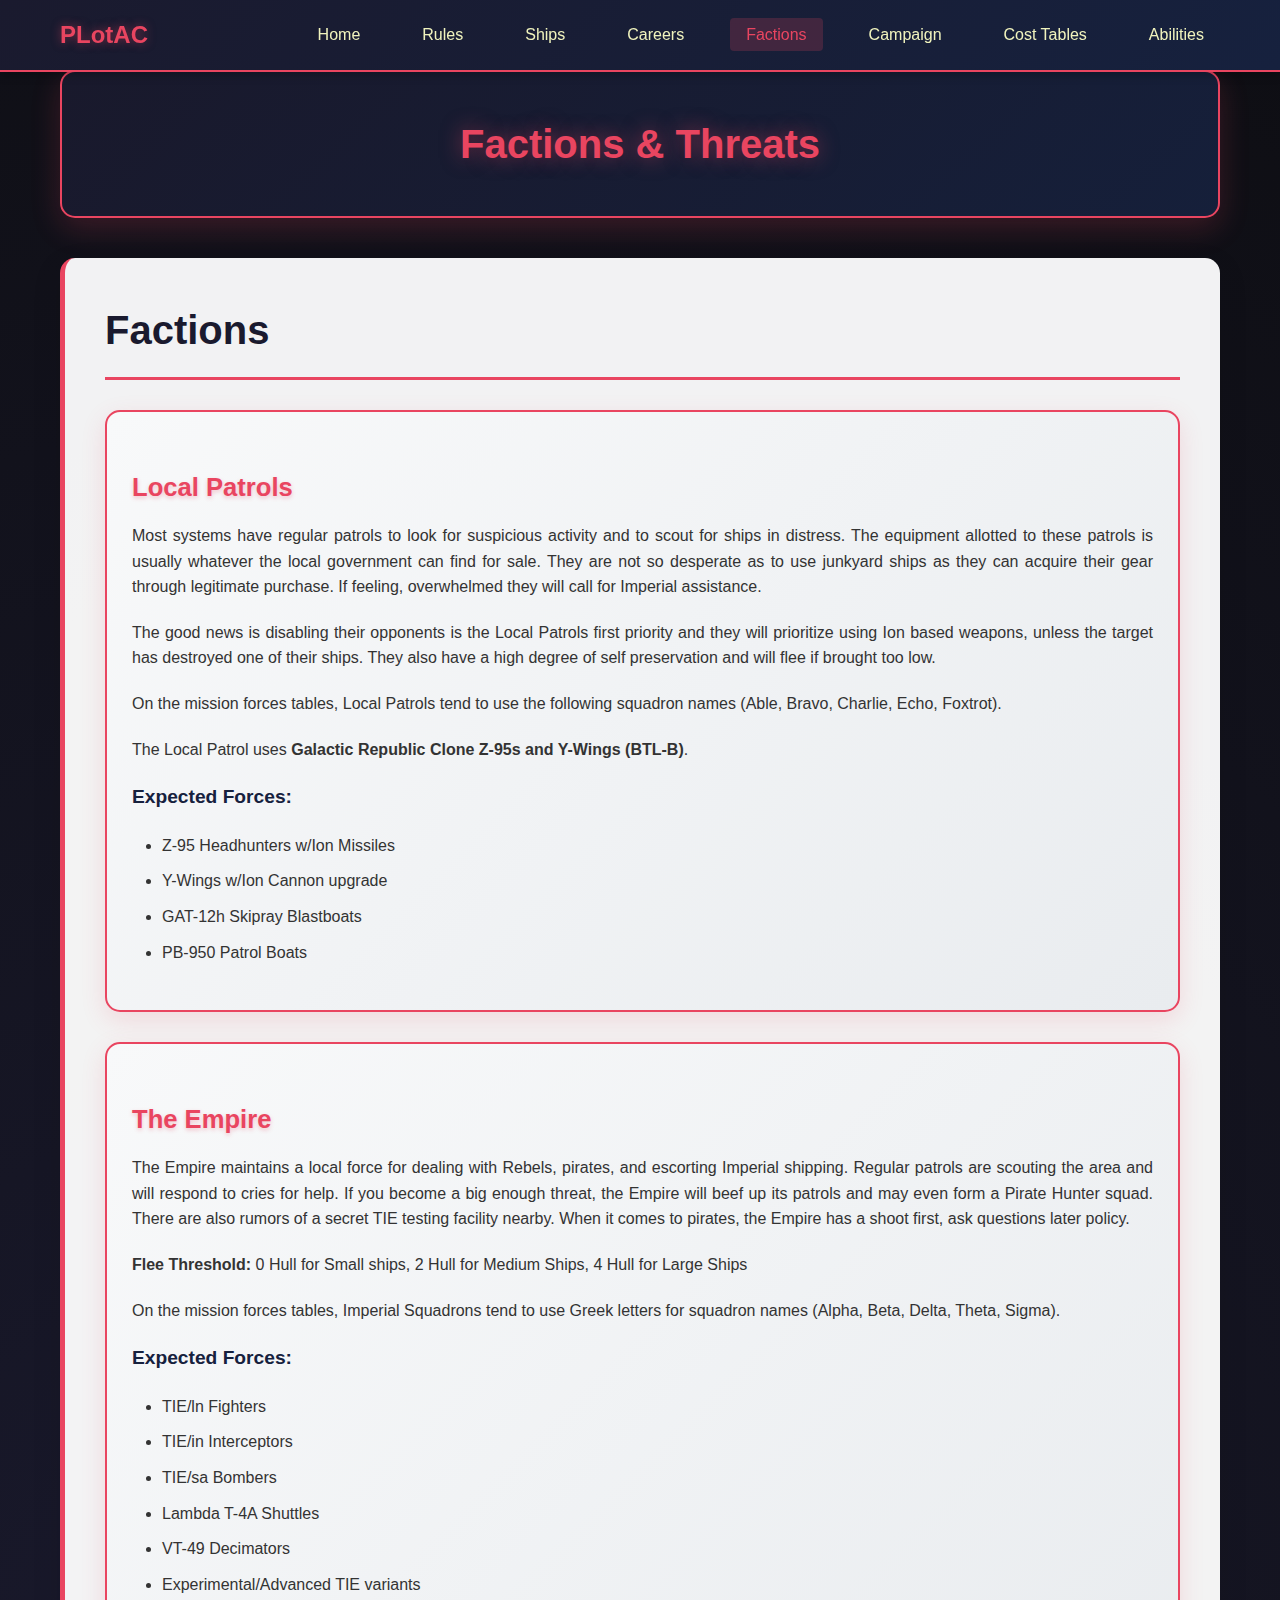
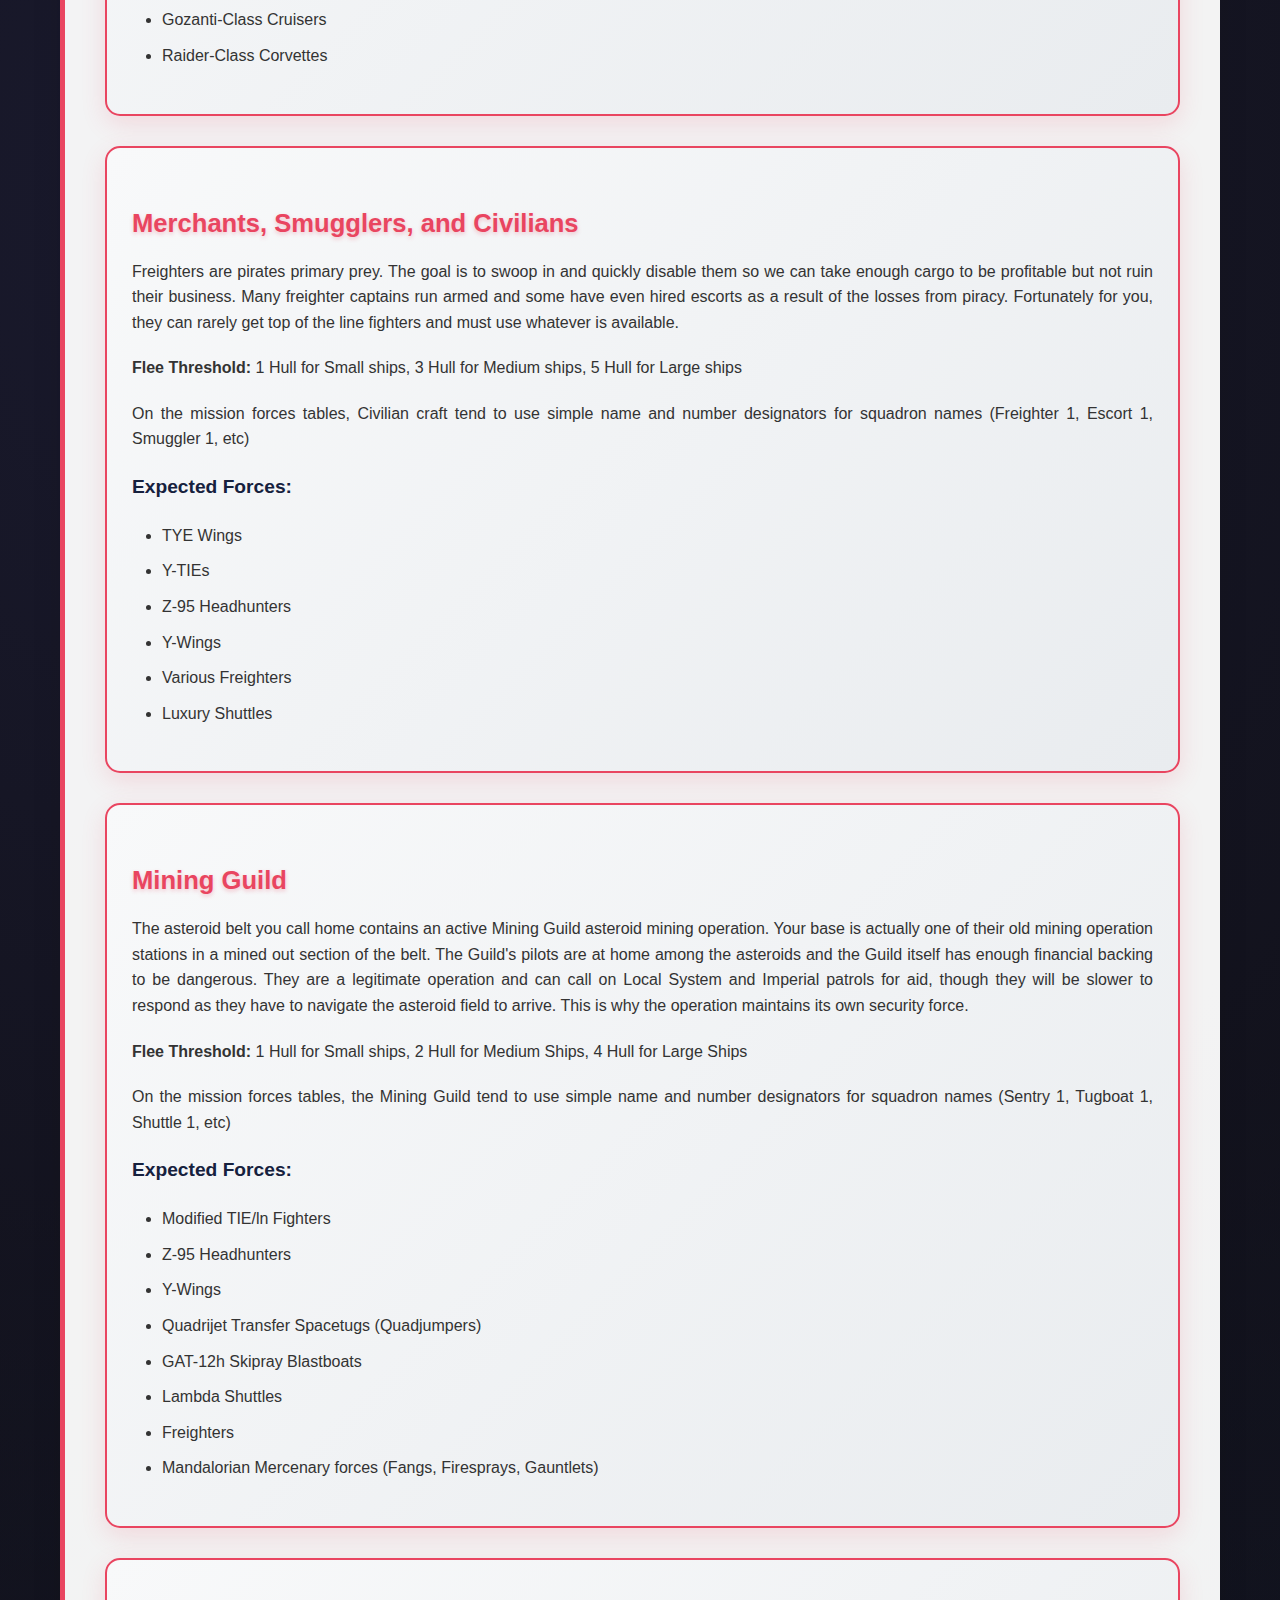
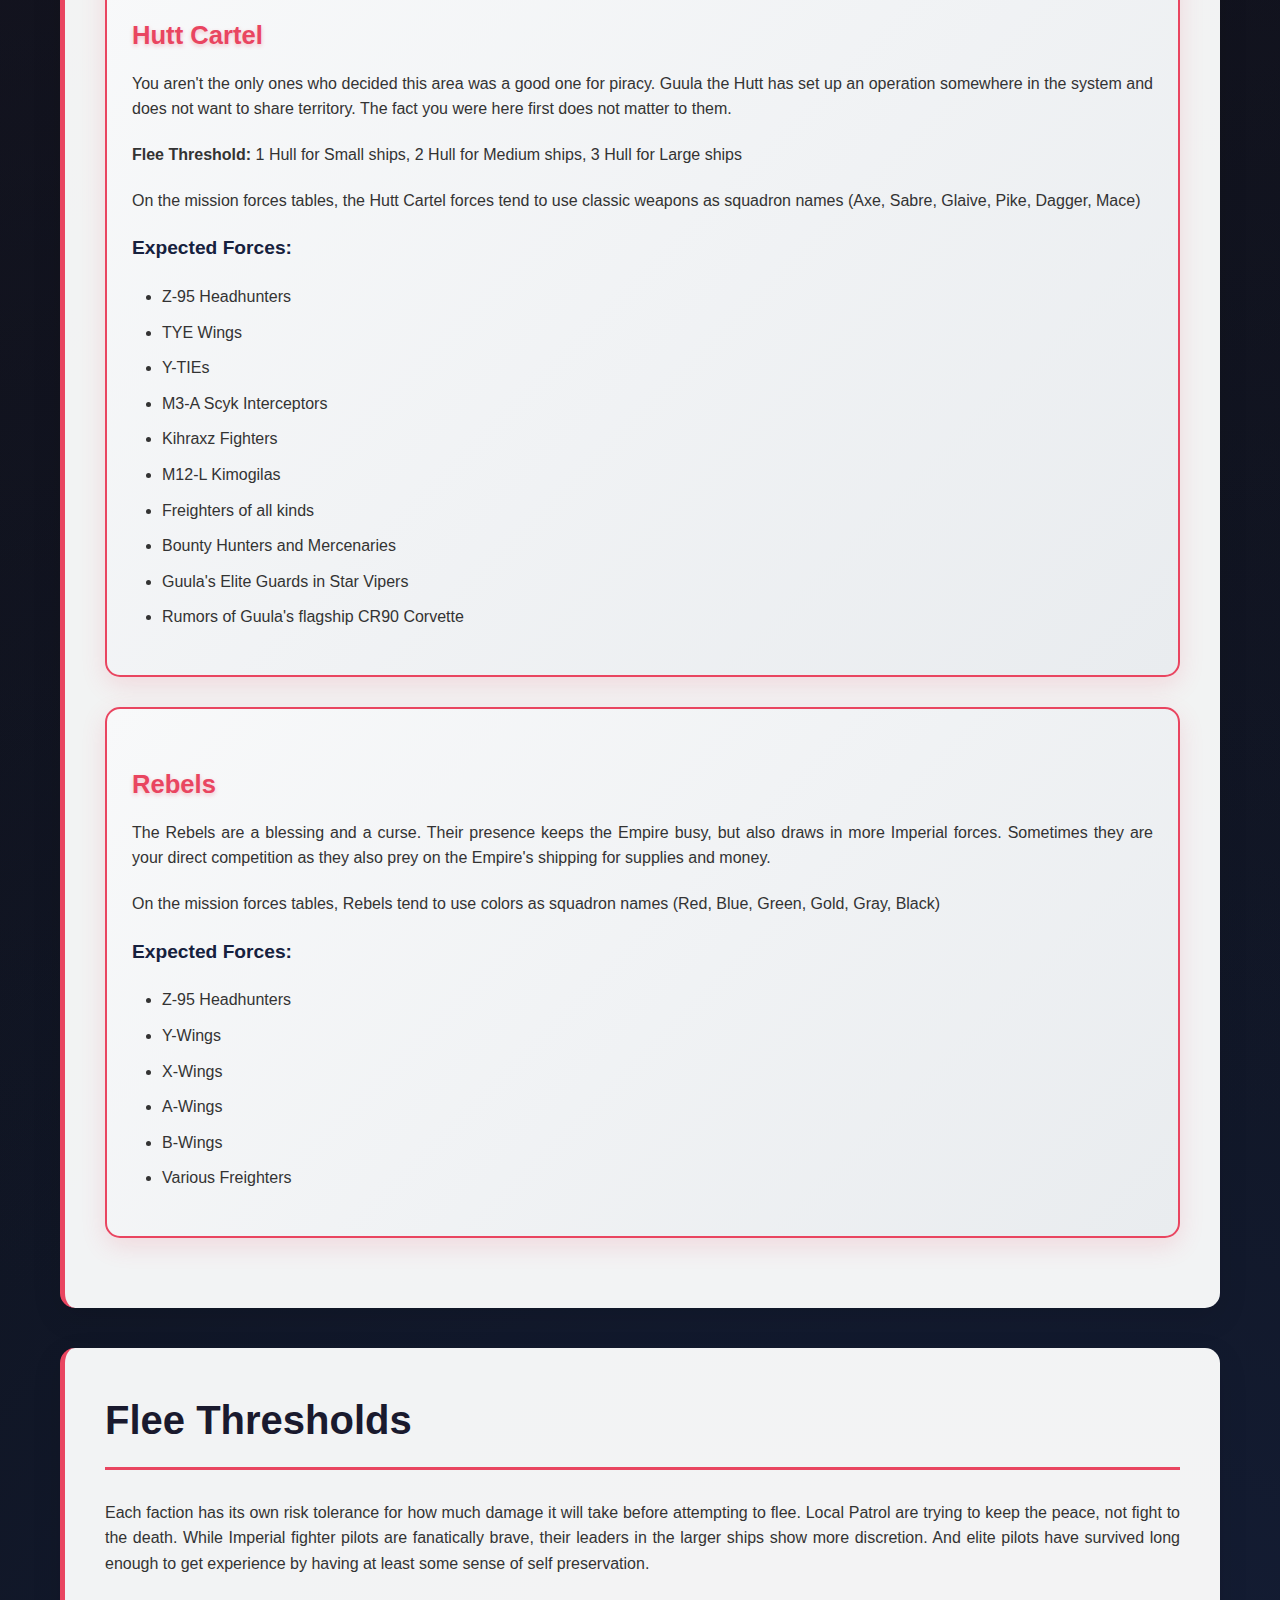
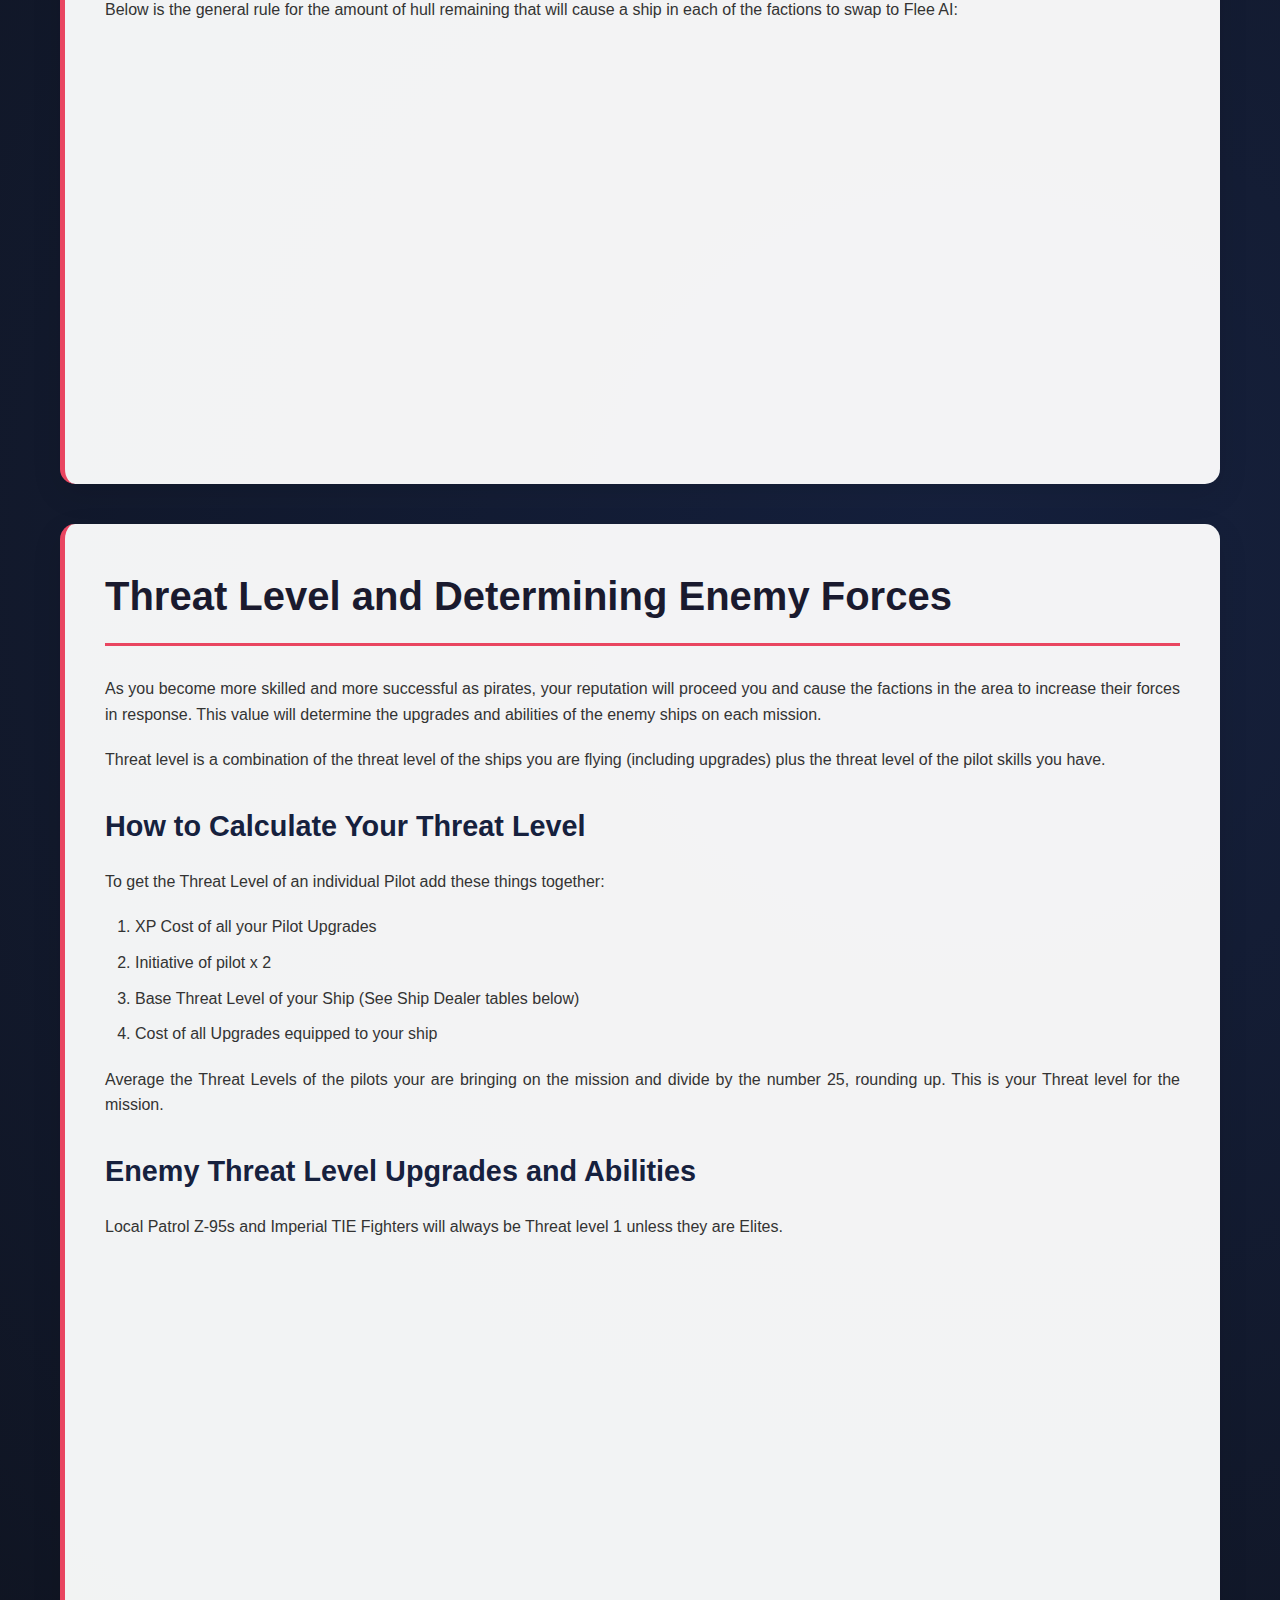
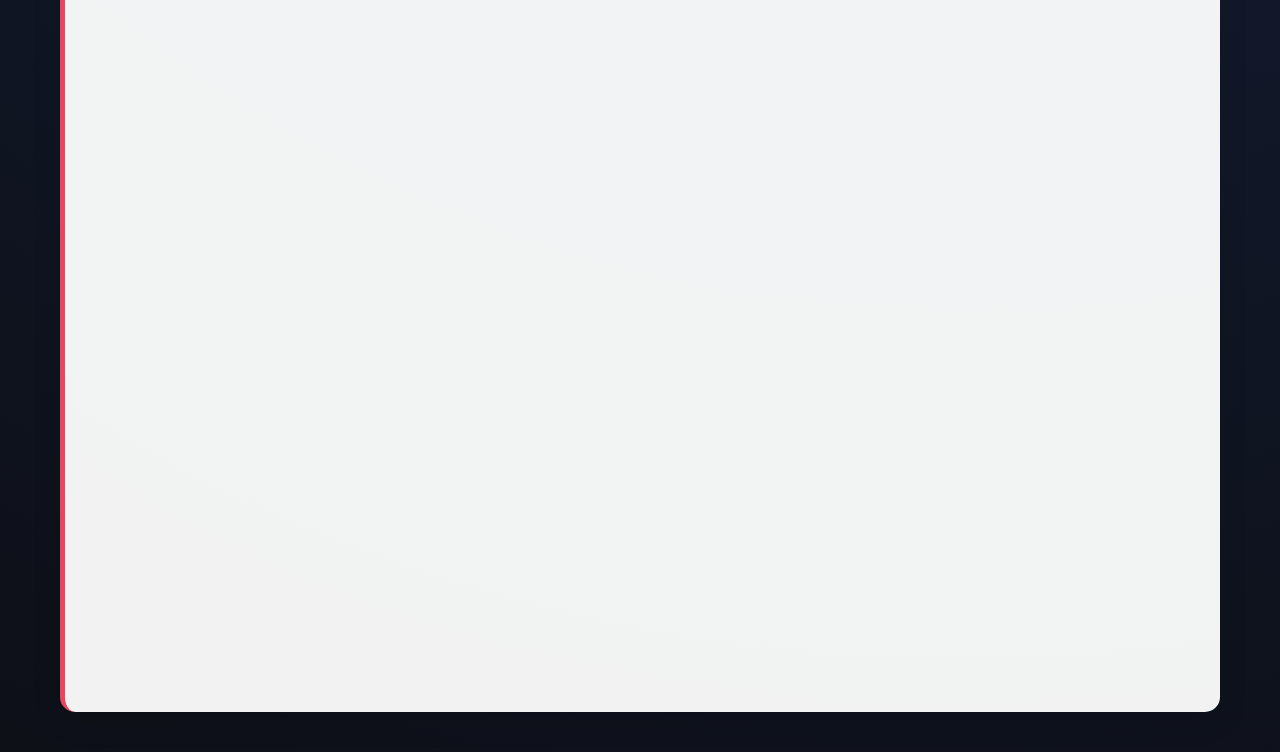
<file: factions.html>
<!DOCTYPE html>
<html lang="en">
<head>
    <meta charset="UTF-8">
    <meta name="viewport" content="width=device-width, initial-scale=1.0">
    <title>Factions & Threats - PLotAC</title>
    <link rel="stylesheet" href="styles.css">
</head>
<body>
    <nav class="navbar">
        <div class="nav-container">
            <h1 class="nav-title"><a href="index.html">PLotAC</a></h1>
            <button class="nav-toggle" id="nav-toggle">☰</button>
            <ul class="nav-menu" id="nav-menu">
                <li><a href="index.html">Home</a></li>
                <li><a href="rules.html">Rules</a></li>
                <li><a href="ships.html">Ships</a></li>
                <li><a href="careers.html">Careers</a></li>
                <li><a href="factions.html" class="active">Factions</a></li>
                <li><a href="campaign.html">Campaign</a></li>
                <li><a href="costs.html">Cost Tables</a></li>
                <li><a href="abilities.html">Abilities</a></li>
            </ul>
        </div>
    </nav>

    <main class="main-content">
        <header class="page-header">
            <h1>Factions & Threats</h1>
        </header>

        <section class="section">
            <h2>Factions</h2>
            
            <div class="faction-card">
                <h3>Local Patrols</h3>
                <p>Most systems have regular patrols to look for suspicious activity and to scout for ships in distress. The equipment allotted to these patrols is usually whatever the local government can find for sale. They are not so desperate as to use junkyard ships as they can acquire their gear through legitimate purchase. If feeling, overwhelmed they will call for Imperial assistance.</p>
                
                <p>The good news is disabling their opponents is the Local Patrols first priority and they will prioritize using Ion based weapons, unless the target has destroyed one of their ships. They also have a high degree of self preservation and will flee if brought too low.</p>
                
                <p>On the mission forces tables, Local Patrols tend to use the following squadron names (Able, Bravo, Charlie, Echo, Foxtrot).</p>
                
                <p>The Local Patrol uses <b>Galactic Republic Clone Z-95s and Y-Wings (BTL-B)</b>.</p>
                
                <h4>Expected Forces:</h4>
                <ul>
                    <li>Z-95 Headhunters w/Ion Missiles</li>
                    <li>Y-Wings w/Ion Cannon upgrade</li>
                    <li>GAT-12h Skipray Blastboats</li>
                    <li>PB-950 Patrol Boats</li>
                </ul>
            </div>
            
            <div class="faction-card">
                <h3>The Empire</h3>
                <p>The Empire maintains a local force for dealing with Rebels, pirates, and escorting Imperial shipping. Regular patrols are scouting the area and will respond to cries for help. If you become a big enough threat, the Empire will beef up its patrols and may even form a Pirate Hunter squad. There are also rumors of a secret TIE testing facility nearby. When it comes to pirates, the Empire has a shoot first, ask questions later policy.</p>
                
                <p><strong>Flee Threshold:</strong> 0 Hull for Small ships, 2 Hull for Medium Ships, 4 Hull for Large Ships</p>
                
                <p>On the mission forces tables, Imperial Squadrons tend to use Greek letters for squadron names (Alpha, Beta, Delta, Theta, Sigma).</p>
                
                <h4>Expected Forces:</h4>
                <ul>
                    <li>TIE/ln Fighters</li>
                    <li>TIE/in Interceptors</li>
                    <li>TIE/sa Bombers</li>
                    <li>Lambda T-4A Shuttles</li>
                    <li>VT-49 Decimators</li>
                    <li>Experimental/Advanced TIE variants</li>
                    <li>Gozanti-Class Cruisers</li>
                    <li>Raider-Class Corvettes</li>
                </ul>
            </div>
            
            <div class="faction-card">
                <h3>Merchants, Smugglers, and Civilians</h3>
                <p>Freighters are pirates primary prey. The goal is to swoop in and quickly disable them so we can take enough cargo to be profitable but not ruin their business. Many freighter captains run armed and some have even hired escorts as a result of the losses from piracy. Fortunately for you, they can rarely get top of the line fighters and must use whatever is available.</p>
                
                <p><strong>Flee Threshold:</strong> 1 Hull for Small ships, 3 Hull for Medium ships, 5 Hull for Large ships</p>
                
                <p>On the mission forces tables, Civilian craft tend to use simple name and number designators for squadron names (Freighter 1, Escort 1, Smuggler 1, etc)</p>
                
                <h4>Expected Forces:</h4>
                <ul>
                    <li>TYE Wings</li>
                    <li>Y-TIEs</li>
                    <li>Z-95 Headhunters</li>
                    <li>Y-Wings</li>
                    <li>Various Freighters</li>
                    <li>Luxury Shuttles</li>
                </ul>
            </div>
            
            <div class="faction-card">
                <h3>Mining Guild</h3>
                <p>The asteroid belt you call home contains an active Mining Guild asteroid mining operation. Your base is actually one of their old mining operation stations in a mined out section of the belt. The Guild's pilots are at home among the asteroids and the Guild itself has enough financial backing to be dangerous. They are a legitimate operation and can call on Local System and Imperial patrols for aid, though they will be slower to respond as they have to navigate the asteroid field to arrive. This is why the operation maintains its own security force.</p>
                
                <p><strong>Flee Threshold:</strong> 1 Hull for Small ships, 2 Hull for Medium Ships, 4 Hull for Large Ships</p>
                
                <p>On the mission forces tables, the Mining Guild tend to use simple name and number designators for squadron names (Sentry 1, Tugboat 1, Shuttle 1, etc)</p>
                
                <h4>Expected Forces:</h4>
                <ul>
                    <li>Modified TIE/ln Fighters</li>
                    <li>Z-95 Headhunters</li>
                    <li>Y-Wings</li>
                    <li>Quadrijet Transfer Spacetugs (Quadjumpers)</li>
                    <li>GAT-12h Skipray Blastboats</li>
                    <li>Lambda Shuttles</li>
                    <li>Freighters</li>
                    <li>Mandalorian Mercenary forces (Fangs, Firesprays, Gauntlets)</li>
                </ul>
            </div>
            
            <div class="faction-card">
                <h3>Hutt Cartel</h3>
                <p>You aren't the only ones who decided this area was a good one for piracy. Guula the Hutt has set up an operation somewhere in the system and does not want to share territory. The fact you were here first does not matter to them.</p>
                
                <p><strong>Flee Threshold:</strong> 1 Hull for Small ships, 2 Hull for Medium ships, 3 Hull for Large ships</p>
                
                <p>On the mission forces tables, the Hutt Cartel forces tend to use classic weapons as squadron names (Axe, Sabre, Glaive, Pike, Dagger, Mace)</p>
                
                <h4>Expected Forces:</h4>
                <ul>
                    <li>Z-95 Headhunters</li>
                    <li>TYE Wings</li>
                    <li>Y-TIEs</li>
                    <li>M3-A Scyk Interceptors</li>
                    <li>Kihraxz Fighters</li>
                    <li>M12-L Kimogilas</li>
                    <li>Freighters of all kinds</li>
                    <li>Bounty Hunters and Mercenaries</li>
                    <li>Guula's Elite Guards in Star Vipers</li>
                    <li>Rumors of Guula's flagship CR90 Corvette</li>
                </ul>
            </div>
            
            <div class="faction-card">
                <h3>Rebels</h3>
                <p>The Rebels are a blessing and a curse. Their presence keeps the Empire busy, but also draws in more Imperial forces. Sometimes they are your direct competition as they also prey on the Empire's shipping for supplies and money.</p>
                
                <p>On the mission forces tables, Rebels tend to use colors as squadron names (Red, Blue, Green, Gold, Gray, Black)</p>
                
                <h4>Expected Forces:</h4>
                <ul>
                    <li>Z-95 Headhunters</li>
                    <li>Y-Wings</li>
                    <li>X-Wings</li>
                    <li>A-Wings</li>
                    <li>B-Wings</li>
                    <li>Various Freighters</li>
                </ul>
            </div>
        </section>

        <section class="section">
            <h2>Flee Thresholds</h2>
            <p>Each faction has its own risk tolerance for how much damage it will take before attempting to flee. Local Patrol are trying to keep the peace, not fight to the death. While Imperial fighter pilots are fanatically brave, their leaders in the larger ships show more discretion. And elite pilots have survived long enough to get experience by having at least some sense of self preservation.</p>
            
            <p>Below is the general rule for the amount of hull remaining that will cause a ship in each of the factions to swap to Flee AI:</p>
            
            <table class="flee-threshold-table">
                <thead>
                    <tr>
                        <th>Faction</th>
                        <th>Small Ships</th>
                        <th>Medium Ships</th>
                        <th>Large Ships</th>
                    </tr>
                </thead>
                <tbody>
                    <tr>
                        <td><strong>Local Patrol</strong></td>
                        <td>2 Hull</td>
                        <td>3 Hull</td>
                        <td>4 Hull</td>
                    </tr>
                    <tr>
                        <td><strong>Empire</strong></td>
                        <td>0 Hull<br><small>Elite: 1 Hull</small></td>
                        <td>2 Hull</td>
                        <td>4 Hull</td>
                    </tr>
                    <tr>
                        <td><strong>Merchants, Smugglers, Civilians</strong></td>
                        <td>2 Hull</td>
                        <td>3 Hull</td>
                        <td>4 Hull</td>
                    </tr>
                    <tr>
                        <td><strong>Mining Guild</strong></td>
                        <td>1 Hull</td>
                        <td>2 Hull</td>
                        <td>3 Hull</td>
                    </tr>
                    <tr>
                        <td><strong>Hutt Cartel</strong></td>
                        <td>1 Hull</td>
                        <td>2 Hull</td>
                        <td>2 Hull</td>
                    </tr>
                    <tr>
                        <td><strong>Rebels</strong></td>
                        <td>2 Hull</td>
                        <td>2 Hull</td>
                        <td>4 Hull</td>
                    </tr>
                </tbody>
            </table>
        </section>

        <section class="section">
            <h2>Threat Level and Determining Enemy Forces</h2>
            <p>As you become more skilled and more successful as pirates, your reputation will proceed you and cause the factions in the area to increase their forces in response. This value will determine the upgrades and abilities of the enemy ships on each mission.</p>
            
            <p>Threat level is a combination of the threat level of the ships you are flying (including upgrades) plus the threat level of the pilot skills you have.</p>
            
            <h3>How to Calculate Your Threat Level</h3>
            <p>To get the Threat Level of an individual Pilot add these things together:</p>
            <ol>
                <li>XP Cost of all your Pilot Upgrades</li>
                <li>Initiative of pilot x 2</li>
                <li>Base Threat Level of your Ship (See Ship Dealer tables below)</li>
                <li>Cost of all Upgrades equipped to your ship</li>
            </ol>
            
            <p>Average the Threat Levels of the pilots your are bringing on the mission and divide by the number 25, rounding up. This is your Threat level for the mission.</p>
            
            <h3>Enemy Threat Level Upgrades and Abilities</h3>
            <p>Local Patrol Z-95s and Imperial TIE Fighters will always be Threat level 1 unless they are Elites.</p>
            
            <table class="threat-level-table">
                <thead>
                    <tr>
                        <th>Faction</th>
                        <th>Ship</th>
                        <th>Pilot Name</th>
                        <th>Initiative</th>
                        <th>Threat Level</th>
                        <th>Abilities</th>
                        <th>Loadout</th>
                    </tr>
                </thead>
                <tbody>
                    <tr>
                        <td>Local Patrol</td>
                        <td>GAR Z-95</td>
                        <td>Local Patrol Cadet</td>
                        <td>1</td>
                        <td>1</td>
                        <td></td>
                        <td>Ion Missiles</td>
                    </tr>
                    <tr>
                        <td>Local Patrol</td>
                        <td>GAR Y-Wing</td>
                        <td>Local Patrol Sergeant</td>
                        <td>2</td>
                        <td>2</td>
                        <td></td>
                        <td>Ion Cannon Turret</td>
                    </tr>
                    <tr>
                        <td>Local Patrol</td>
                        <td>GAR Y-Wing</td>
                        <td>Local Patrol Sergeant</td>
                        <td>3</td>
                        <td>3</td>
                        <td>"Broadside"</td>
                        <td>Ion Cannon Turret + Shield Upgrade + R2 Astromech + Agile Gunner</td>
                    </tr>
                    <tr>
                        <td>Local Patrol</td>
                        <td>GAT-12h Blastboat</td>
                        <td>Local Patrol Lieutenant</td>
                        <td>2</td>
                        <td>3</td>
                        <td></td>
                        <td></td>
                    </tr>
                    <tr>
                        <td>Local Patrol</td>
                        <td>GAT-12h Blastboat</td>
                        <td>Local Patrol Lieutenant</td>
                        <td>3</td>
                        <td>4</td>
                        <td>"Sinker"</td>
                        <td>Shield Upgrade + Perceptive Copilot</td>
                    </tr>
                    <tr>
                        <td>Local Patrol</td>
                        <td>GAT-12h Blastboat</td>
                        <td>Local Patrol Lieutenant</td>
                        <td>5</td>
                        <td>5</td>
                        <td>"Jag"</td>
                        <td>Ion Torpedoes + Shield Upgrade + Perceptive Copilot + Veteran Turret Gunner</td>
                    </tr>
                    <tr>
                        <td>Local Patrol</td>
                        <td>PB-950 Patrol Boat</td>
                        <td>Local Patrol Captain</td>
                        <td>2</td>
                        <td>3</td>
                        <td></td>
                        <td></td>
                    </tr>
                    <tr>
                        <td>Local Patrol</td>
                        <td>PB-950 Patrol Boat</td>
                        <td>Local Patrol Captain</td>
                        <td>3</td>
                        <td>4</td>
                        <td>"Morna Kee"</td>
                        <td>Shield Upgrade + Novice Technician + Agile Gunner</td>
                    </tr>
                    <tr>
                        <td>Local Patrol</td>
                        <td>PB-950 Patrol Boat</td>
                        <td>Local Patrol Captain</td>
                        <td>4</td>
                        <td>5</td>
                        <td>"Rear Admiral Chiraneau"</td>
                        <td>2x Shield Upgrade + Hull Upgrade + Tactical Officer + Veteran Turret Gunner</td>
                    </tr>
                    <tr>
                        <td>Empire</td>
                        <td>TIE/ln Fighter</td>
                        <td>Academy Pilot</td>
                        <td>1</td>
                        <td>1</td>
                        <td></td>
                        <td></td>
                    </tr>
                    <tr>
                        <td>Empire</td>
                        <td>TIE/in Interceptor</td>
                        <td>Alpha Squadron Pilot</td>
                        <td>1</td>
                        <td>2</td>
                        <td></td>
                        <td></td>
                    </tr>
                    <tr>
                        <td>Empire</td>
                        <td>TIE/in Interceptor</td>
                        <td>Alpha Squadron Pilot</td>
                        <td>3</td>
                        <td>3</td>
                        <td></td>
                        <td>Marksmanship + Disciplined Targeting Computer</td>
                    </tr>
                    <tr>
                        <td>Empire</td>
                        <td>TIE/in Interceptor</td>
                        <td>Saber Squadron Ace</td>
                        <td>4</td>
                        <td>4</td>
                        <td></td>
                        <td>Marksmanship + Disciplined Shield Upgrade + Targeting Computer</td>
                    </tr>
                </tbody>
            </table>
        </section>
    </main>

    <script src="script.js"></script>
</body>
</html>
</file>
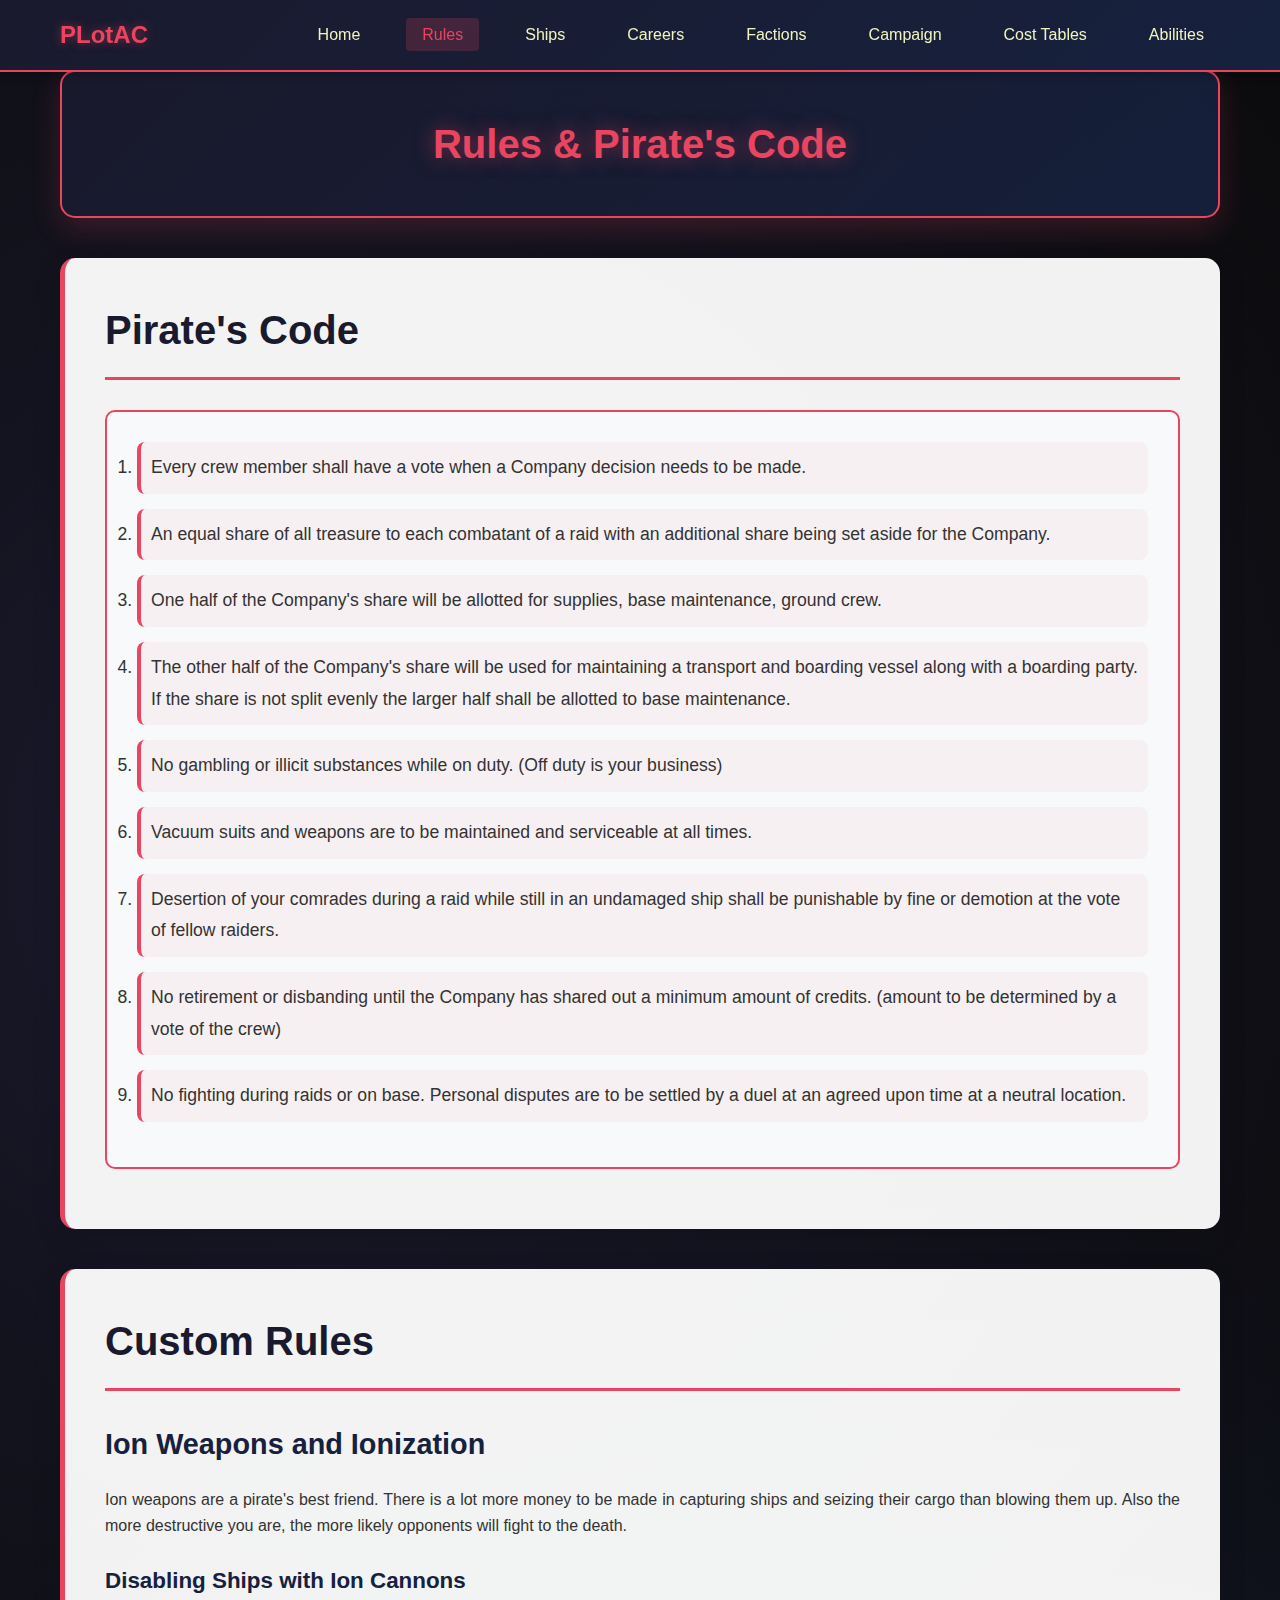
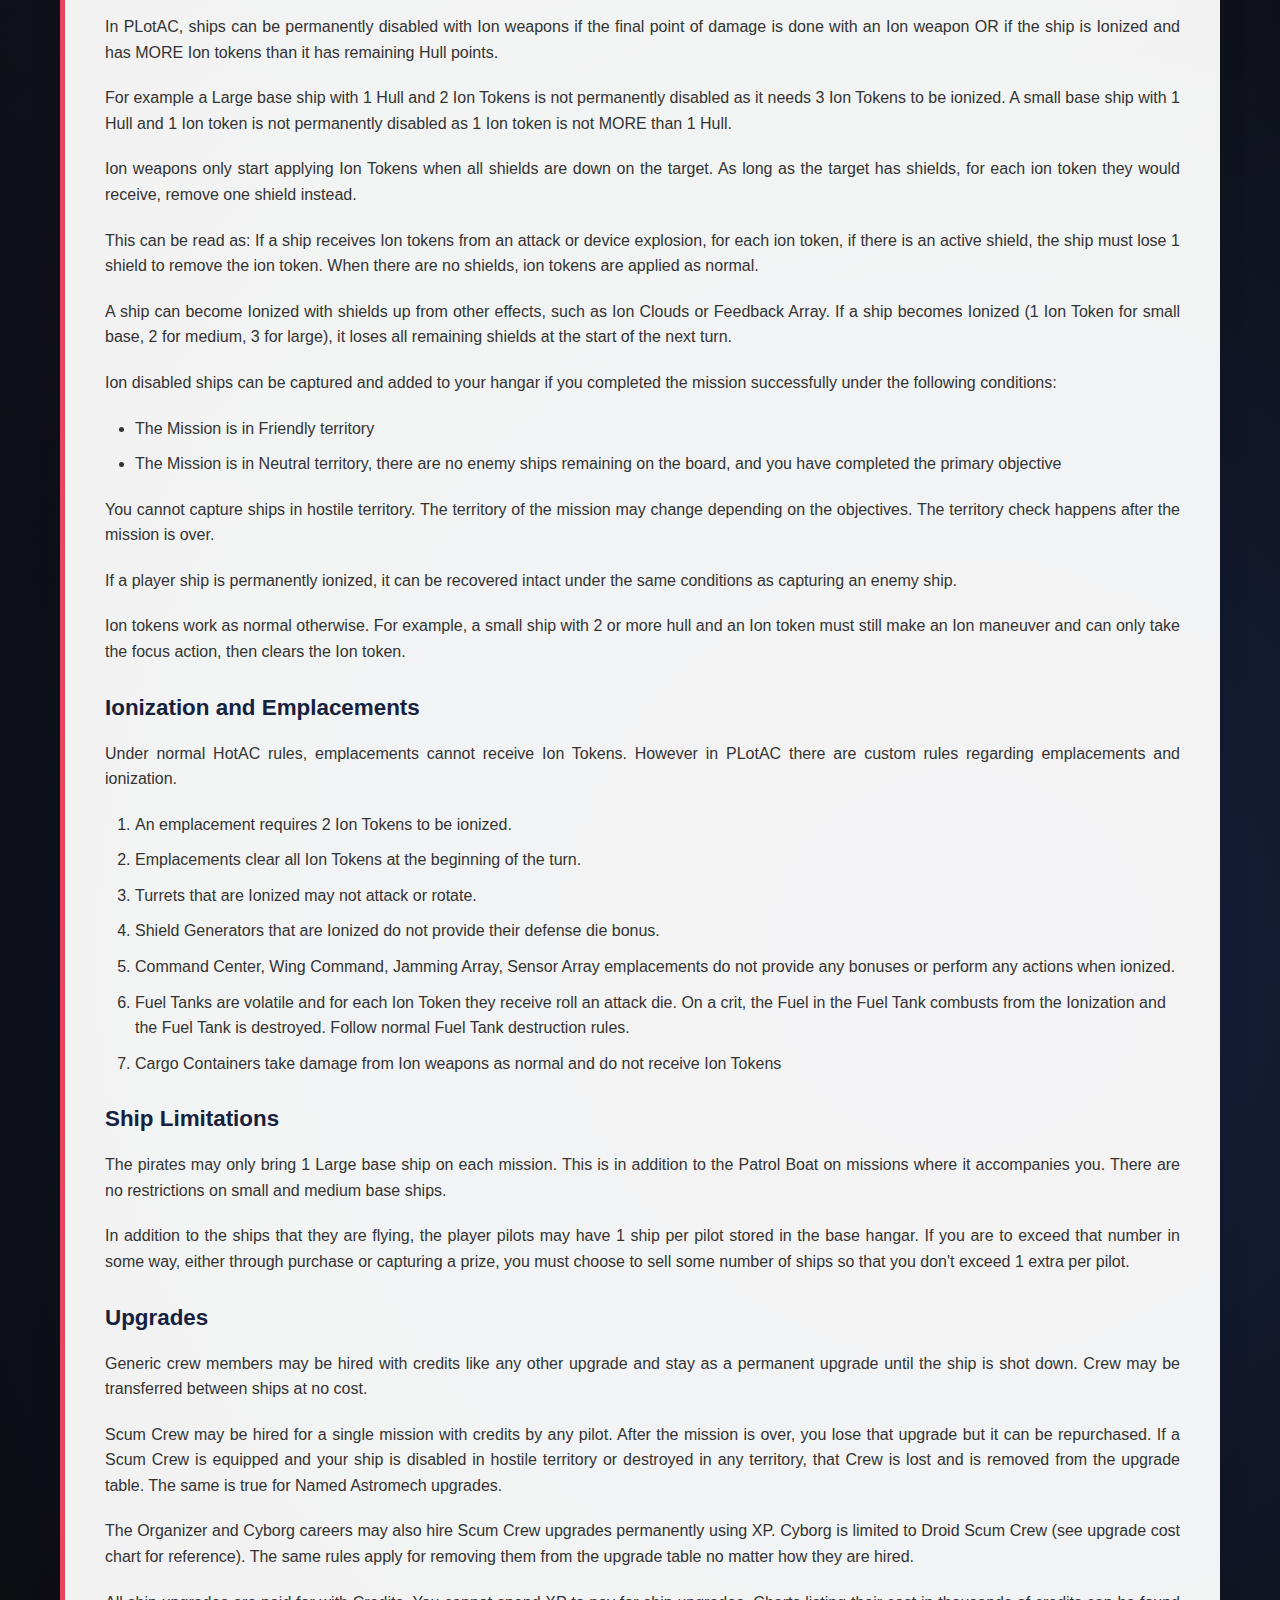
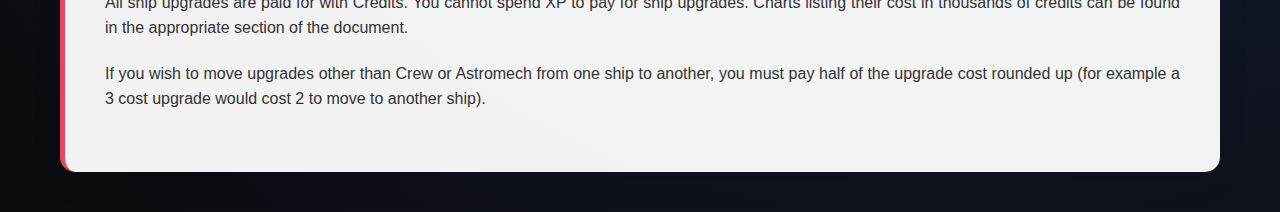
<file: rules.html>
<!DOCTYPE html>
<html lang="en">
<head>
    <meta charset="UTF-8">
    <meta name="viewport" content="width=device-width, initial-scale=1.0">
    <title>Rules & Pirate's Code - PLotAC</title>
    <link rel="stylesheet" href="styles.css">
</head>
<body>
    <nav class="navbar">
        <div class="nav-container">
            <h1 class="nav-title"><a href="index.html">PLotAC</a></h1>
            <button class="nav-toggle" id="nav-toggle">☰</button>
            <ul class="nav-menu" id="nav-menu">
                <li><a href="index.html">Home</a></li>
                <li><a href="rules.html" class="active">Rules</a></li>
                <li><a href="ships.html">Ships</a></li>
                <li><a href="careers.html">Careers</a></li>
                <li><a href="factions.html">Factions</a></li>
                <li><a href="campaign.html">Campaign</a></li>
                <li><a href="costs.html">Cost Tables</a></li>
                <li><a href="abilities.html">Abilities</a></li>
            </ul>
        </div>
    </nav>

    <main class="main-content">
        <header class="page-header">
            <h1>Rules & Pirate's Code</h1>
        </header>

        <section class="section">
            <h2>Pirate's Code</h2>
            <ol class="pirates-code">
                <li>Every crew member shall have a vote when a Company decision needs to be made.</li>
                <li>An equal share of all treasure to each combatant of a raid with an additional share being set aside for the Company.</li>
                <li>One half of the Company's share will be allotted for supplies, base maintenance, ground crew.</li>
                <li>The other half of the Company's share will be used for maintaining a transport and boarding vessel along with a boarding party. If the share is not split evenly the larger half shall be allotted to base maintenance.</li>
                <li>No gambling or illicit substances while on duty. (Off duty is your business)</li>
                <li>Vacuum suits and weapons are to be maintained and serviceable at all times.</li>
                <li>Desertion of your comrades during a raid while still in an undamaged ship shall be punishable by fine or demotion at the vote of fellow raiders.</li>
                <li>No retirement or disbanding until the Company has shared out a minimum amount of credits. (amount to be determined by a vote of the crew)</li>
                <li>No fighting during raids or on base. Personal disputes are to be settled by a duel at an agreed upon time at a neutral location.</li>
            </ol>
        </section>

        <section class="section">
            <h2>Custom Rules</h2>
            
            <h3>Ion Weapons and Ionization</h3>
            <p>Ion weapons are a pirate's best friend. There is a lot more money to be made in capturing ships and seizing their cargo than blowing them up. Also the more destructive you are, the more likely opponents will fight to the death.</p>
            
            <h4>Disabling Ships with Ion Cannons</h4>
            <p>In PLotAC, ships can be permanently disabled with Ion weapons if the final point of damage is done with an Ion weapon OR if the ship is Ionized and has MORE Ion tokens than it has remaining Hull points.</p>
            
            <p>For example a Large base ship with 1 Hull and 2 Ion Tokens is not permanently disabled as it needs 3 Ion Tokens to be ionized. A small base ship with 1 Hull and 1 Ion token is not permanently disabled as 1 Ion token is not MORE than 1 Hull.</p>
            
            <p>Ion weapons only start applying Ion Tokens when all shields are down on the target. As long as the target has shields, for each ion token they would receive, remove one shield instead.</p>
            
            <p>This can be read as: If a ship receives Ion tokens from an attack or device explosion, for each ion token, if there is an active shield, the ship must lose 1 shield to remove the ion token. When there are no shields, ion tokens are applied as normal.</p>
            
            <p>A ship can become Ionized with shields up from other effects, such as Ion Clouds or Feedback Array. If a ship becomes Ionized (1 Ion Token for small base, 2 for medium, 3 for large), it loses all remaining shields at the start of the next turn.</p>
            
            <p>Ion disabled ships can be captured and added to your hangar if you completed the mission successfully under the following conditions:</p>
            <ul>
                <li>The Mission is in Friendly territory</li>
                <li>The Mission is in Neutral territory, there are no enemy ships remaining on the board, and you have completed the primary objective</li>
            </ul>
            
            <p>You cannot capture ships in hostile territory. The territory of the mission may change depending on the objectives. The territory check happens after the mission is over.</p>
            
            <p>If a player ship is permanently ionized, it can be recovered intact under the same conditions as capturing an enemy ship.</p>
            
            <p>Ion tokens work as normal otherwise. For example, a small ship with 2 or more hull and an Ion token must still make an Ion maneuver and can only take the focus action, then clears the Ion token.</p>
            
            <h4>Ionization and Emplacements</h4>
            <p>Under normal HotAC rules, emplacements cannot receive Ion Tokens. However in PLotAC there are custom rules regarding emplacements and ionization.</p>
            <ol>
                <li>An emplacement requires 2 Ion Tokens to be ionized.</li>
                <li>Emplacements clear all Ion Tokens at the beginning of the turn.</li>
                <li>Turrets that are Ionized may not attack or rotate.</li>
                <li>Shield Generators that are Ionized do not provide their defense die bonus.</li>
                <li>Command Center, Wing Command, Jamming Array, Sensor Array emplacements do not provide any bonuses or perform any actions when ionized.</li>
                <li>Fuel Tanks are volatile and for each Ion Token they receive roll an attack die. On a crit, the Fuel in the Fuel Tank combusts from the Ionization and the Fuel Tank is destroyed. Follow normal Fuel Tank destruction rules.</li>
                <li>Cargo Containers take damage from Ion weapons as normal and do not receive Ion Tokens</li>
            </ol>
            
            <h4>Ship Limitations</h4>
            <p>The pirates may only bring 1 Large base ship on each mission. This is in addition to the Patrol Boat on missions where it accompanies you. There are no restrictions on small and medium base ships.</p>
            
            <p>In addition to the ships that they are flying, the player pilots may have 1 ship per pilot stored in the base hangar. If you are to exceed that number in some way, either through purchase or capturing a prize, you must choose to sell some number of ships so that you don't exceed 1 extra per pilot.</p>
            
            <h4>Upgrades</h4>
            <p>Generic crew members may be hired with credits like any other upgrade and stay as a permanent upgrade until the ship is shot down. Crew may be transferred between ships at no cost.</p>
            
            <p>Scum Crew may be hired for a single mission with credits by any pilot. After the mission is over, you lose that upgrade but it can be repurchased. If a Scum Crew is equipped and your ship is disabled in hostile territory or destroyed in any territory, that Crew is lost and is removed from the upgrade table. The same is true for Named Astromech upgrades.</p>
            
            <p>The Organizer and Cyborg careers may also hire Scum Crew upgrades permanently using XP. Cyborg is limited to Droid Scum Crew (see upgrade cost chart for reference). The same rules apply for removing them from the upgrade table no matter how they are hired.</p>
            
            <p>All ship upgrades are paid for with Credits. You cannot spend XP to pay for ship upgrades. Charts listing their cost in thousands of credits can be found in the appropriate section of the document.</p>
            
            <p>If you wish to move upgrades other than Crew or Astromech from one ship to another, you must pay half of the upgrade cost rounded up (for example a 3 cost upgrade would cost 2 to move to another ship).</p>
        </section>
    </main>

    <script src="script.js"></script>
</body>
</html>
</file>
<file: styles.css>
/* Reset and base styles */
* {
  margin: 0;
  padding: 0;
  box-sizing: border-box;
}

body {
  font-family: "Segoe UI", Tahoma, Geneva, Verdana, sans-serif;
  line-height: 1.6;
  color: #333;
  background-color: #0a0a0a;
  background-image: radial-gradient(circle at 25% 25%, #1a1a2e 0%, transparent 50%),
    radial-gradient(circle at 75% 75%, #16213e 0%, transparent 50%);
  min-height: 100vh;
}

/* Navigation */
.navbar {
  background: linear-gradient(135deg, #1a1a2e 0%, #16213e 100%);
  box-shadow: 0 2px 10px rgba(0, 0, 0, 0.3);
  position: fixed;
  top: 0;
  width: 100%;
  z-index: 1000;
  border-bottom: 2px solid #e94560;
}

.nav-container {
  max-width: 1200px;
  margin: 0 auto;
  padding: 0 20px;
  display: flex;
  justify-content: space-between;
  align-items: center;
  height: 70px;
}

.nav-title {
  color: #e94560;
  font-size: 1.5rem;
  font-weight: bold;
  text-shadow: 0 0 10px rgba(233, 69, 96, 0.5);
}

.nav-title a {
  color: inherit;
  text-decoration: none;
}

.nav-menu {
  display: flex;
  list-style: none;
  gap: 30px;
}

.nav-menu a {
  color: #f0f3bd;
  text-decoration: none;
  font-weight: 500;
  transition: all 0.3s ease;
  padding: 8px 16px;
  border-radius: 4px;
}

.nav-menu a.active {
  color: #e94560;
  background-color: rgba(233, 69, 96, 0.2);
}

.nav-menu a:hover {
  color: #e94560;
  background-color: rgba(233, 69, 96, 0.1);
  transform: translateY(-2px);
}

.nav-toggle {
  display: none;
  background: none;
  border: none;
  color: #f0f3bd;
  font-size: 1.5rem;
  cursor: pointer;
}

.nav-cards {
  display: grid;
  grid-template-columns: repeat(auto-fit, minmax(300px, 1fr));
  gap: 30px;
  margin: 40px 0;
}

.nav-card {
  background: linear-gradient(135deg, #f8f9fa, #e9ecef);
  border: 2px solid #e94560;
  border-radius: 15px;
  padding: 25px;
  text-decoration: none;
  color: inherit;
  transition: transform 0.3s ease, box-shadow 0.3s ease;
  box-shadow: 0 8px 25px rgba(233, 69, 96, 0.15);
}

.nav-card:hover {
  transform: translateY(-5px);
  box-shadow: 0 15px 35px rgba(233, 69, 96, 0.25);
}

.nav-card h4 {
  color: #e94560;
  font-size: 1.4rem;
  margin-bottom: 15px;
  text-shadow: 0 2px 4px rgba(233, 69, 96, 0.3);
}

.nav-card p {
  margin: 0;
  color: #333;
}

/* Submenu Navigation */
.submenu {
  background: linear-gradient(135deg, #16213e 0%, #1a1a2e 100%);
  box-shadow: 0 2px 8px rgba(0, 0, 0, 0.2);
  position: sticky;
  top: 70px;
  width: 100%;
  z-index: 999;
  border-bottom: 1px solid rgba(233, 69, 96, 0.3);
}

.submenu-container {
  max-width: 1200px;
  margin: 0 auto;
  padding: 0 20px;
  display: flex;
  gap: 15px;
  overflow-x: auto;
  scrollbar-width: thin;
  scrollbar-color: #e94560 #1a1a2e;
}

.submenu-container::-webkit-scrollbar {
  height: 6px;
}

.submenu-container::-webkit-scrollbar-track {
  background: #1a1a2e;
}

.submenu-container::-webkit-scrollbar-thumb {
  background: #e94560;
  border-radius: 3px;
}

.submenu-link {
  color: #f0f3bd;
  text-decoration: none;
  font-weight: 500;
  font-size: 0.9rem;
  padding: 12px 16px;
  white-space: nowrap;
  transition: all 0.3s ease;
  border-bottom: 2px solid transparent;
}

.submenu-link:hover {
  color: #e94560;
  border-bottom-color: #e94560;
}

.submenu-link.active {
  color: #e94560;
  border-bottom-color: #e94560;
}

/* Main content */
.main-content {
  margin-top: 70px;
  max-width: 1200px;
  margin-left: auto;
  margin-right: auto;
  padding: 0 20px;
}

/* Hero section */
.hero {
  text-align: center;
  padding: 60px 0;
  background: linear-gradient(135deg, rgba(26, 26, 46, 0.9) 0%, rgba(22, 33, 62, 0.9) 100%);
  border-radius: 15px;
  margin: 40px 0;
  border: 2px solid #e94560;
  box-shadow: 0 10px 30px rgba(233, 69, 96, 0.2);
}

.hero h1 {
  font-size: 3rem;
  color: #e94560;
  margin-bottom: 20px;
  text-shadow: 0 0 20px rgba(233, 69, 96, 0.5);
}

.hero h2 {
  font-size: 1.5rem;
  color: #f0f3bd;
  font-weight: 300;
}

/* Sections */
.section {
  background: rgba(255, 255, 255, 0.95);
  margin: 40px 0;
  padding: 40px;
  border-radius: 15px;
  box-shadow: 0 10px 30px rgba(0, 0, 0, 0.1);
  border-left: 5px solid #e94560;
}

.section h2 {
  color: #1a1a2e;
  font-size: 2.5rem;
  margin-bottom: 30px;
  border-bottom: 3px solid #e94560;
  padding-bottom: 15px;
}

.section h3 {
  color: #16213e;
  font-size: 1.8rem;
  margin: 30px 0 20px 0;
}

.section h4 {
  color: #16213e;
  font-size: 1.4rem;
  margin: 25px 0 15px 0;
}

.section p {
  margin-bottom: 20px;
  text-align: justify;
}

.section ul,
.section ol {
  margin: 20px 0;
  padding-left: 30px;
}

.section li {
  margin-bottom: 10px;
}

/* Special elements */
.warning {
  background: linear-gradient(135deg, #ff6b6b, #ee5a52);
  color: white;
  padding: 20px;
  border-radius: 10px;
  margin: 30px 0;
  border-left: 5px solid #d63031;
  box-shadow: 0 5px 15px rgba(255, 107, 107, 0.3);
}

.author-note {
  background: linear-gradient(135deg, #74b9ff, #0984e3);
  color: white;
  padding: 20px;
  border-radius: 10px;
  margin: 30px 0;
  border-left: 5px solid #0984e3;
  box-shadow: 0 5px 15px rgba(116, 185, 255, 0.3);
}

/* Table of Contents */
.toc {
  background: #f8f9fa;
  padding: 30px;
  border-radius: 10px;
  border: 2px solid #e94560;
}

.toc a {
  color: #16213e;
  text-decoration: none;
  font-weight: 500;
}

.toc a:hover {
  color: #e94560;
  text-decoration: underline;
}

.toc ul {
  margin-top: 10px;
}

/* Tables */
table {
  width: 100%;
  border-collapse: collapse;
  margin: 30px 0;
  background: white;
  border-radius: 10px;
  overflow: hidden;
  box-shadow: 0 5px 15px rgba(0, 0, 0, 0.1);
}

th {
  background: linear-gradient(135deg, #1a1a2e, #16213e);
  color: #f0f3bd;
  padding: 15px;
  text-align: left;
  font-weight: bold;
}

td {
  padding: 12px 15px;
  border-bottom: 1px solid #eee;
}

tr:nth-child(even) {
  background-color: #f8f9fa;
}

tr:hover {
  background-color: rgba(233, 69, 96, 0.1);
}

.player-count-table {
  max-width: 600px;
}

.table-container {
  overflow-x: auto;
  margin: 30px 0;
  border-radius: 10px;
  box-shadow: 0 5px 15px rgba(0, 0, 0, 0.1);
}

.career-progression-table {
  min-width: 1200px;
  font-size: 0.8rem;
}

.career-progression-table th {
  font-size: 0.7rem;
  padding: 10px 8px;
}

.career-progression-table td {
  padding: 8px;
  vertical-align: top;
  font-size: 0.75rem;
  line-height: 1.4;
}

.xp-table,
.ejection-table,
.flee-threshold-table,
.threat-level-table {
  font-size: 0.9rem;
}

.xp-table th,
.ejection-table th,
.flee-threshold-table th,
.threat-level-table th {
  font-size: 0.8rem;
}

.threat-level-table {
  min-width: 800px;
}

.abilities-container section {
  background: linear-gradient(135deg, #f8f9fa, #e9ecef);
  border: 2px solid #e94560;
  border-radius: 15px;
  padding: 25px;
  margin: 30px 0;
  box-shadow: 0 8px 25px rgba(233, 69, 96, 0.15);
}

/* Ship and upgrade cards */
.cost-note {
  background: linear-gradient(135deg, #f8f9fa, #e9ecef);
  border: 2px solid #e94560;
  border-radius: 15px;
  padding: 25px;
  margin: 30px 0;
  box-shadow: 0 8px 25px rgba(233, 69, 96, 0.15);
}

.costs-tables section {
  background: linear-gradient(135deg, #f8f9fa, #e9ecef);
  border: 2px solid #e94560;
  border-radius: 15px;
  padding: 25px;
  margin: 30px 0;
  box-shadow: 0 8px 25px rgba(233, 69, 96, 0.15);
}

.ship-card,
.upgrade-card,
.career-card {
  background: linear-gradient(135deg, #f8f9fa, #e9ecef);
  border: 2px solid #e94560;
  border-radius: 15px;
  padding: 25px;
  margin: 30px 0;
  box-shadow: 0 8px 25px rgba(233, 69, 96, 0.15);
  transition: transform 0.3s ease, box-shadow 0.3s ease;
}

.ship-card:hover,
.upgrade-card:hover,
.career-card:hover {
  transform: translateY(-5px);
  box-shadow: 0 15px 35px rgba(233, 69, 96, 0.25);
}

.ship-card h3,
.upgrade-card h3,
.career-card h3 {
  color: #e94560;
  font-size: 1.6rem;
  margin-bottom: 15px;
  text-shadow: 0 2px 4px rgba(233, 69, 96, 0.3);
}

.ship-card-img {
  width: 312px;
  display: block;
  margin: 0 auto;
}

.upgrade-card-img {
  height: 312px;
}

.ship-stats table {
  margin: 20px 0;
  font-size: 0.9rem;
}

.ship-stats th {
  background: linear-gradient(135deg, #e94560, #d63031);
  color: white;
  font-size: 0.8rem;
  padding: 10px 8px;
}

.ship-stats td {
  text-align: center;
  padding: 8px;
}

.upgrade-cards,
.career-cards {
  display: grid;
  grid-template-columns: repeat(auto-fit, minmax(400px, 1fr));
  gap: 30px;
  margin: 30px 0;
}

.career-progression {
  background: rgba(233, 69, 96, 0.1);
  padding: 20px;
  border-radius: 10px;
  margin-top: 20px;
}

.career-progression ol {
  margin: 0;
  padding-left: 20px;
}

.career-progression li {
  margin-bottom: 8px;
  font-size: 0.9rem;
}

.faction-card {
  background: linear-gradient(135deg, #f8f9fa, #e9ecef);
  border: 2px solid #e94560;
  border-radius: 15px;
  padding: 25px;
  margin: 30px 0;
  box-shadow: 0 8px 25px rgba(233, 69, 96, 0.15);
}

.faction-card h3 {
  color: #e94560;
  font-size: 1.6rem;
  margin-bottom: 15px;
  text-shadow: 0 2px 4px rgba(233, 69, 96, 0.3);
}

.faction-card h4 {
  color: #16213e;
  font-size: 1.2rem;
  margin: 20px 0 10px 0;
}

.pirates-code {
  background: #f8f9fa;
  padding: 30px;
  border-radius: 10px;
  border: 2px solid #e94560;
  font-size: 1.1rem;
  line-height: 1.8;
}

.pirates-code li {
  margin-bottom: 15px;
  padding: 10px;
  background: rgba(233, 69, 96, 0.05);
  border-radius: 8px;
  border-left: 4px solid #e94560;
}

.legend {
  background: #f8f9fa;
  padding: 20px;
  border-radius: 10px;
  border: 2px solid #e94560;
  margin-top: 20px;
}

.legend h4 {
  color: #e94560;
  margin-bottom: 15px;
}

.legend ul {
  display: grid;
  grid-template-columns: repeat(auto-fit, minmax(200px, 1fr));
  gap: 10px;
  margin: 0;
  padding: 0;
  list-style: none;
}

.legend li {
  background: rgba(233, 69, 96, 0.1);
  padding: 8px 12px;
  border-radius: 6px;
  font-size: 0.9rem;
}

/* Multi-page layout and new components */
.page-header {
  text-align: center;
  padding: 40px 0;
  background: linear-gradient(135deg, rgba(26, 26, 46, 0.9) 0%, rgba(22, 33, 62, 0.9) 100%);
  border-radius: 15px;
  margin: 40px 0;
  border: 2px solid #e94560;
  box-shadow: 0 10px 30px rgba(233, 69, 96, 0.2);
}

.page-header h1 {
  font-size: 2.5rem;
  color: #e94560;
  text-shadow: 0 0 20px rgba(233, 69, 96, 0.5);
}

/* Campaign-specific styles */
.campaign-intro {
  border: 2px solid #e94560;
  border-radius: 15px;
  padding: 25px;
  margin: 30px 0;
  box-shadow: 0 8px 25px rgba(233, 69, 96, 0.15);
}

.campaign-intro .warning-box {
  color:#cf1818;
}

/* Campaign overview grid */
.arc-grid {
  display: grid;
  grid-template-columns: repeat(auto-fit, minmax(300px, 1fr));
  gap: 25px;
  margin: 40px 0;
}

.arc-card-link {
  text-decoration: none;
  color: inherit;
}

.arc-card {
  background: linear-gradient(135deg, #f8f9fa, #e9ecef);
  border: 2px solid #e94560;
  border-radius: 15px;
  padding: 25px;
  transition: transform 0.3s ease, box-shadow 0.3s ease;
  box-shadow: 0 8px 25px rgba(233, 69, 96, 0.15);
  height: 100%;
}

.arc-card-link:hover .arc-card {
  transform: translateY(-5px);
  box-shadow: 0 15px 35px rgba(233, 69, 96, 0.25);
}

.arc-number {
  display: inline-block;
  background: linear-gradient(135deg, #e94560, #d63031);
  color: white;
  width: 40px;
  height: 40px;
  border-radius: 50%;
  text-align: center;
  line-height: 40px;
  font-size: 1.2rem;
  font-weight: bold;
  margin-bottom: 15px;
}

.arc-card h3 {
  color: #1a1a2e;
  font-size: 1.4rem;
  margin-bottom: 15px;
}

.arc-opponent {
  color: #16213e;
  font-size: 0.9rem;
  margin-bottom: 15px;
  font-style: italic;
}

.mission-list {
  list-style: none;
  padding: 0;
  margin: 15px 0 0 0;
}

.mission-list li {
  padding: 8px 12px;
  margin-bottom: 8px;
  background: rgba(233, 69, 96, 0.1);
  border-left: 3px solid #e94560;
  border-radius: 4px;
  font-size: 0.9rem;
}

/* Mission detail pages */
.breadcrumb {
  padding: 20px 0;
  color: #f0f3bd;
  font-size: 0.9rem;
}

.breadcrumb a {
  color: #e94560;
  text-decoration: none;
}

.breadcrumb a:hover {
  text-decoration: underline;
}

.mission-card {
  background: rgba(255, 255, 255, 0.95);
  border-radius: 15px;
  padding: 40px;
  margin: 30px 0;
  box-shadow: 0 10px 30px rgba(0, 0, 0, 0.1);
  border-left: 5px solid #e94560;
}

.mission-header {
  border-bottom: 3px solid #e94560;
  padding-bottom: 20px;
  margin-bottom: 30px;
}

.mission-header h2 {
  color: #1a1a2e;
  font-size: 2.5rem;
  margin-bottom: 15px;
}

.mission-meta {
  display: flex;
  gap: 15px;
  flex-wrap: wrap;
}

.badge {
  display: inline-block;
  padding: 8px 16px;
  border-radius: 20px;
  font-size: 0.85rem;
  font-weight: 600;
}

.badge-neutral {
  background: linear-gradient(135deg, #74b9ff, #0984e3);
  color: white;
}

.badge-hostile {
  background: linear-gradient(135deg, #ff6b6b, #ee5a52);
  color: white;
}

.badge-friendly {
  background: linear-gradient(135deg, #55efc4, #00b894);
  color: white;
}

.badge-enemy {
  background: linear-gradient(135deg, #fdcb6e, #e17055);
  color: white;
}

.mission-briefing {
  background: rgba(233, 69, 96, 0.05);
  padding: 25px;
  border-radius: 10px;
  border-left: 4px solid #e94560;
  margin-bottom: 30px;
}

.mission-briefing h3 {
  color: #e94560;
  margin-bottom: 15px;
}

.mission-section {
  margin: 30px 0;
}

.mission-section h3 {
  color: #1a1a2e;
  font-size: 1.6rem;
  margin-bottom: 15px;
  border-bottom: 2px solid #e94560;
  padding-bottom: 10px;
}

.mission-section h4 {
  color: #16213e;
  font-size: 1.2rem;
  margin: 20px 0 10px 0;
}

.table-responsive {
  overflow-x: auto;
  margin: 20px 0;
  border-radius: 10px;
  box-shadow: 0 5px 15px rgba(0, 0, 0, 0.1);
}

.data-table {
  width: 100%;
  border-collapse: collapse;
  background: white;
  border-radius: 10px;
  overflow: hidden;
}

.data-table th {
  background: linear-gradient(135deg, #1a1a2e, #16213e);
  color: #f0f3bd;
  padding: 12px;
  text-align: left;
  font-weight: bold;
  font-size: 0.9rem;
}

.data-table td {
  padding: 10px 12px;
  border-bottom: 1px solid #eee;
  font-size: 0.85rem;
}

.data-table tr:nth-child(even) {
  background-color: #f8f9fa;
}

.data-table tr:hover {
  background-color: rgba(233, 69, 96, 0.1);
}

.mission-outcomes {
  display: grid;
  grid-template-columns: repeat(auto-fit, minmax(300px, 1fr));
  gap: 25px;
  margin: 40px 0;
}

.outcome-defeat,
.outcome-victory {
  padding: 25px;
  border-radius: 10px;
  border-left: 5px solid;
}

.outcome-defeat {
  background: linear-gradient(135deg, rgba(255, 107, 107, 0.1), rgba(238, 90, 82, 0.1));
  border-left-color: #ff6b6b;
}

.outcome-defeat h3 {
  color: #d63031;
  margin-bottom: 15px;
}

.outcome-victory {
  background: linear-gradient(135deg, rgba(85, 239, 196, 0.1), rgba(0, 184, 148, 0.1));
  border-left-color: #00b894;
}

.outcome-victory h3 {
  color: #00b894;
  margin-bottom: 15px;
}

.mission-nav {
  display: flex;
  justify-content: space-between;
  gap: 20px;
  margin: 40px 0;
  flex-wrap: wrap;
}

.btn-primary,
.btn-secondary {
  display: inline-block;
  padding: 12px 24px;
  border-radius: 8px;
  text-decoration: none;
  font-weight: 600;
  transition: all 0.3s ease;
  text-align: center;
}

.btn-primary {
  background: linear-gradient(135deg, #e94560, #d63031);
  color: white;
  box-shadow: 0 4px 15px rgba(233, 69, 96, 0.3);
}

.btn-primary:hover {
  transform: translateY(-2px);
  box-shadow: 0 6px 20px rgba(233, 69, 96, 0.4);
}

.btn-secondary {
  background: linear-gradient(135deg, #74b9ff, #0984e3);
  color: white;
  box-shadow: 0 4px 15px rgba(116, 185, 255, 0.3);
}

.btn-secondary:hover {
  transform: translateY(-2px);
  box-shadow: 0 6px 20px rgba(116, 185, 255, 0.4);
}

.warning-box,
.info-box {
  padding: 20px;
  border-radius: 10px;
  margin: 25px 0;
  border-left: 5px solid;
}

.warning-box {
  background: linear-gradient(135deg, rgba(255, 107, 107, 0.1), rgba(238, 90, 82, 0.1));
  border-left-color: #ff6b6b;
}

.info-box {
  background: linear-gradient(135deg, rgba(116, 185, 255, 0.1), rgba(9, 132, 227, 0.1));
  border-left-color: #0984e3;
}

.info-box h3 {
  color: #0984e3;
  margin-bottom: 15px;
}

.container {
  max-width: 1200px;
  margin: 0 auto;
  padding: 40px 20px;
}

.container h1 {
  color: #e94560;
  font-size: 3rem;
  margin-bottom: 30px;
  text-shadow: 0 0 20px rgba(233, 69, 96, 0.3);
}

.campaign-intro,
.campaign-structure {
  margin: 40px 0;
}

.campaign-intro h2,
.campaign-structure h2 {
  color: #f0f3bd;
  font-size: 2rem;
  margin-bottom: 20px;
  border-bottom: 3px solid #e94560;
  padding-bottom: 10px;
}

.campaign-intro p {
  color: #f0f3bd;
  font-size: 1.1rem;
  line-height: 1.8;
  margin-bottom: 15px;
}

.campaign-structure > p {
  color: #f0f3bd;
  font-size: 1rem;
  margin-bottom: 30px;
}

.patrol-boat-section {
  background: rgba(255, 255, 255, 0.95);
  border-radius: 15px;
  padding: 40px;
  margin: 40px 0;
  box-shadow: 0 10px 30px rgba(0, 0, 0, 0.1);
  border-left: 5px solid #e94560;
}

.patrol-boat-section h2 {
  color: #1a1a2e;
  font-size: 2.5rem;
  margin-bottom: 20px;
  border-bottom: 3px solid #e94560;
  padding-bottom: 15px;
}

.patrol-boat-section h3 {
  color: #16213e;
  font-size: 1.8rem;
  margin: 30px 0 20px 0;
}

/* Responsive design */
@media (max-width: 768px) {
  .nav-menu {
    position: fixed;
    left: -100%;
    top: 70px;
    flex-direction: column;
    background: linear-gradient(135deg, #1a1a2e 0%, #16213e 100%);
    width: 100%;
    text-align: center;
    transition: 0.3s;
    box-shadow: 0 10px 27px rgba(0, 0, 0, 0.05);
    padding: 20px 0;
  }

  .nav-menu.active {
    left: 0;
  }

  .nav-toggle {
    display: block;
  }

  .hero h1 {
    font-size: 2rem;
  }

  .hero h2 {
    font-size: 1.2rem;
  }

  .section {
    padding: 25px;
    margin: 20px 0;
  }

  .section h2 {
    font-size: 2rem;
  }

  .upgrade-cards,
  .career-cards {
    grid-template-columns: 1fr;
  }

  table {
    font-size: 0.8rem;
  }

  th,
  td {
    padding: 8px;
  }

  .arc-grid {
    grid-template-columns: 1fr;
  }

  .mission-outcomes {
    grid-template-columns: 1fr;
  }

  .mission-nav {
    flex-direction: column;
  }

  .btn-primary,
  .btn-secondary {
    width: 100%;
  }

  .container h1 {
    font-size: 2rem;
  }

  .mission-header h2 {
    font-size: 1.8rem;
  }
}

@media (max-width: 480px) {
  .main-content {
    padding: 0 15px;
  }

  .section {
    padding: 20px;
  }

  .hero {
    padding: 40px 20px;
  }

  .hero h1 {
    font-size: 1.8rem;
  }

  table {
    font-size: 0.7rem;
  }

  th,
  td {
    padding: 6px;
  }
}

/* Smooth scrolling */
html {
  scroll-behavior: smooth;
}

/* Custom scrollbar */
::-webkit-scrollbar {
  width: 12px;
}

::-webkit-scrollbar-track {
  background: #1a1a2e;
}

::-webkit-scrollbar-thumb {
  background: linear-gradient(135deg, #e94560, #d63031);
  border-radius: 6px;
}

::-webkit-scrollbar-thumb:hover {
  background: linear-gradient(135deg, #d63031, #b71c1c);
}
</file>
